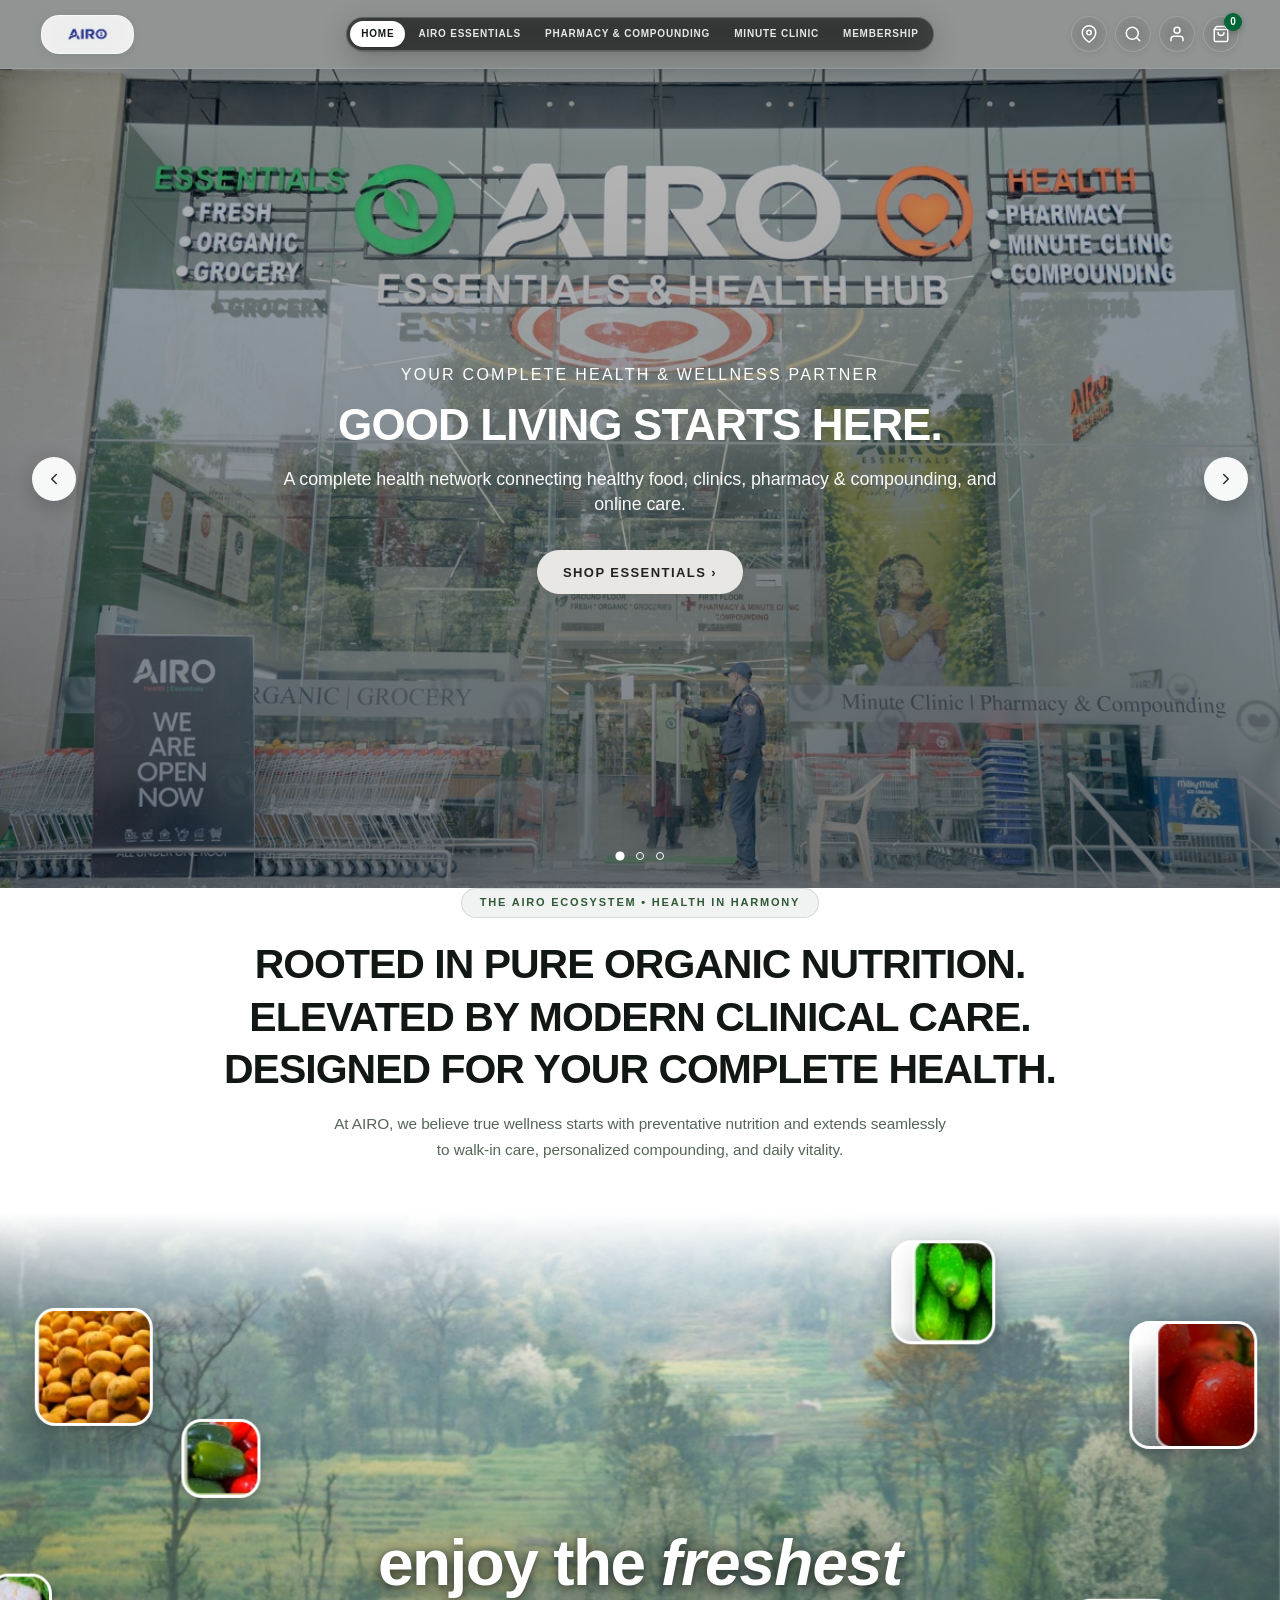
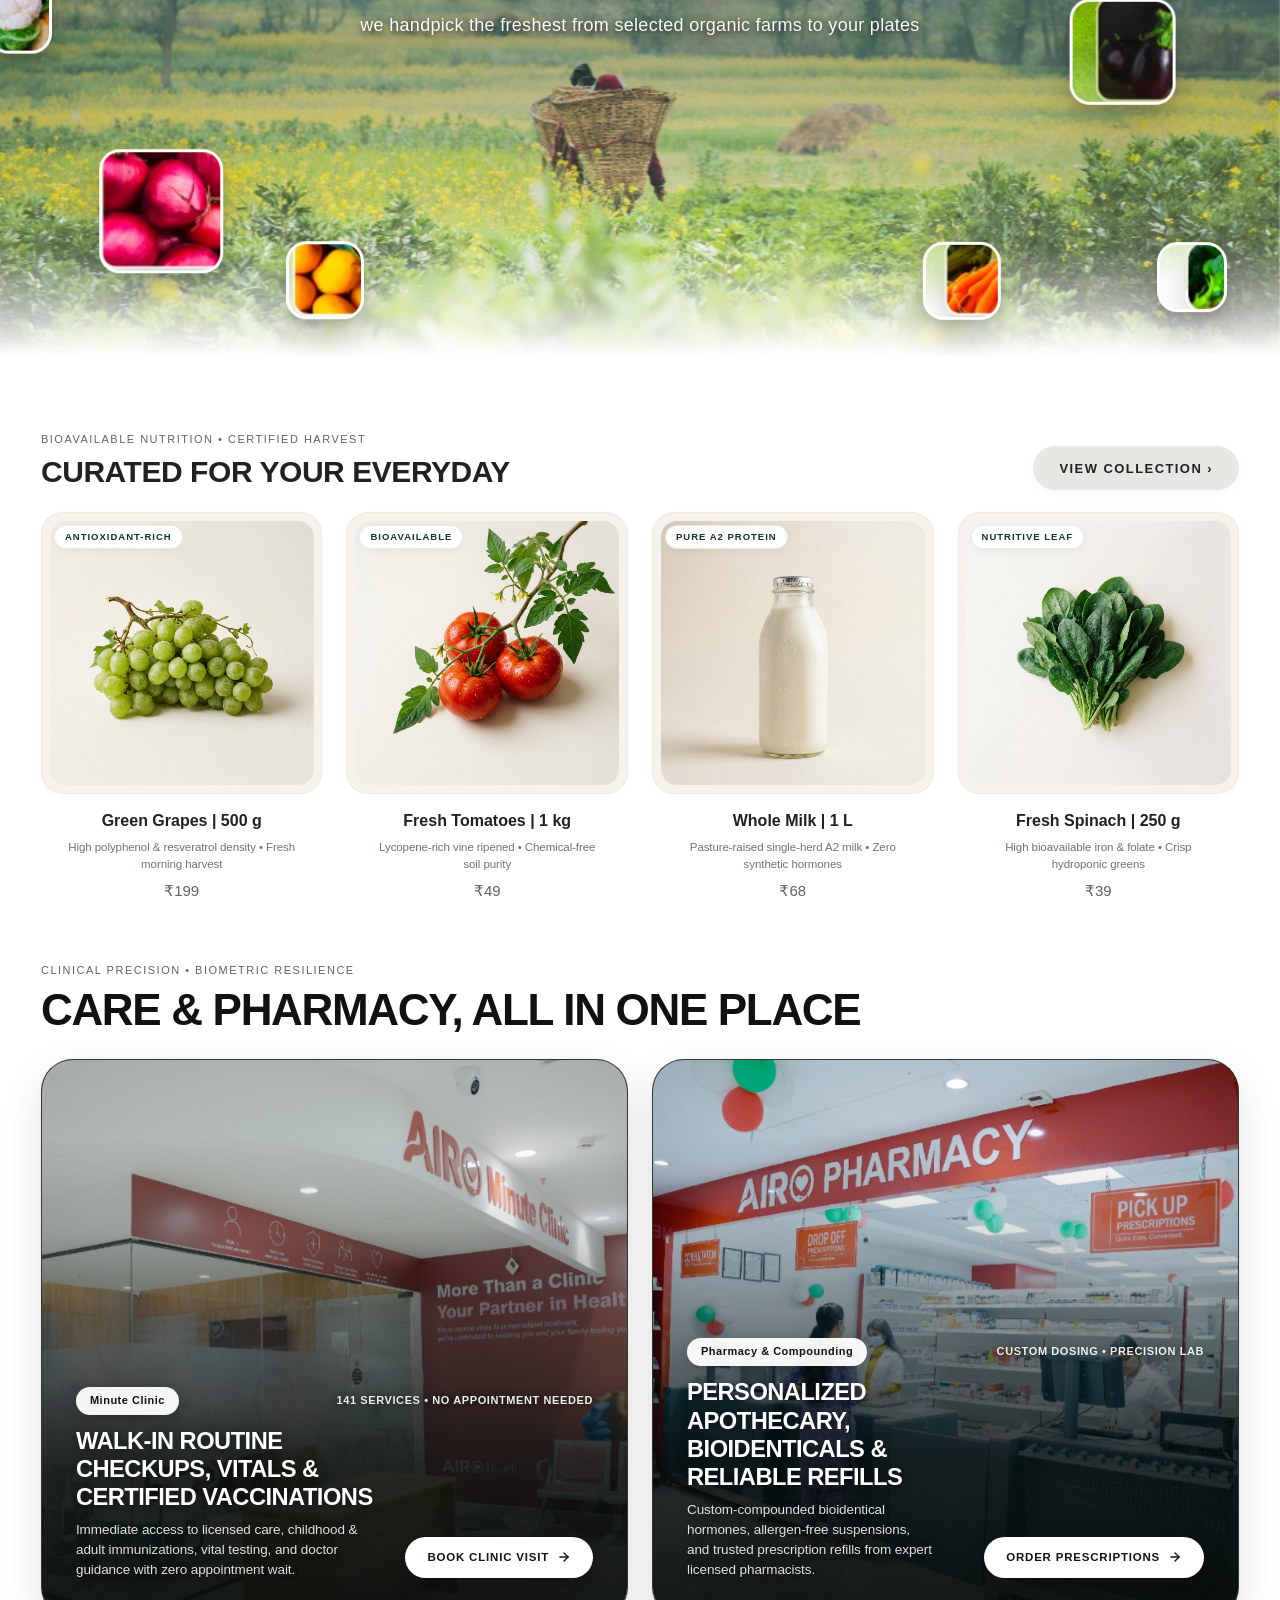
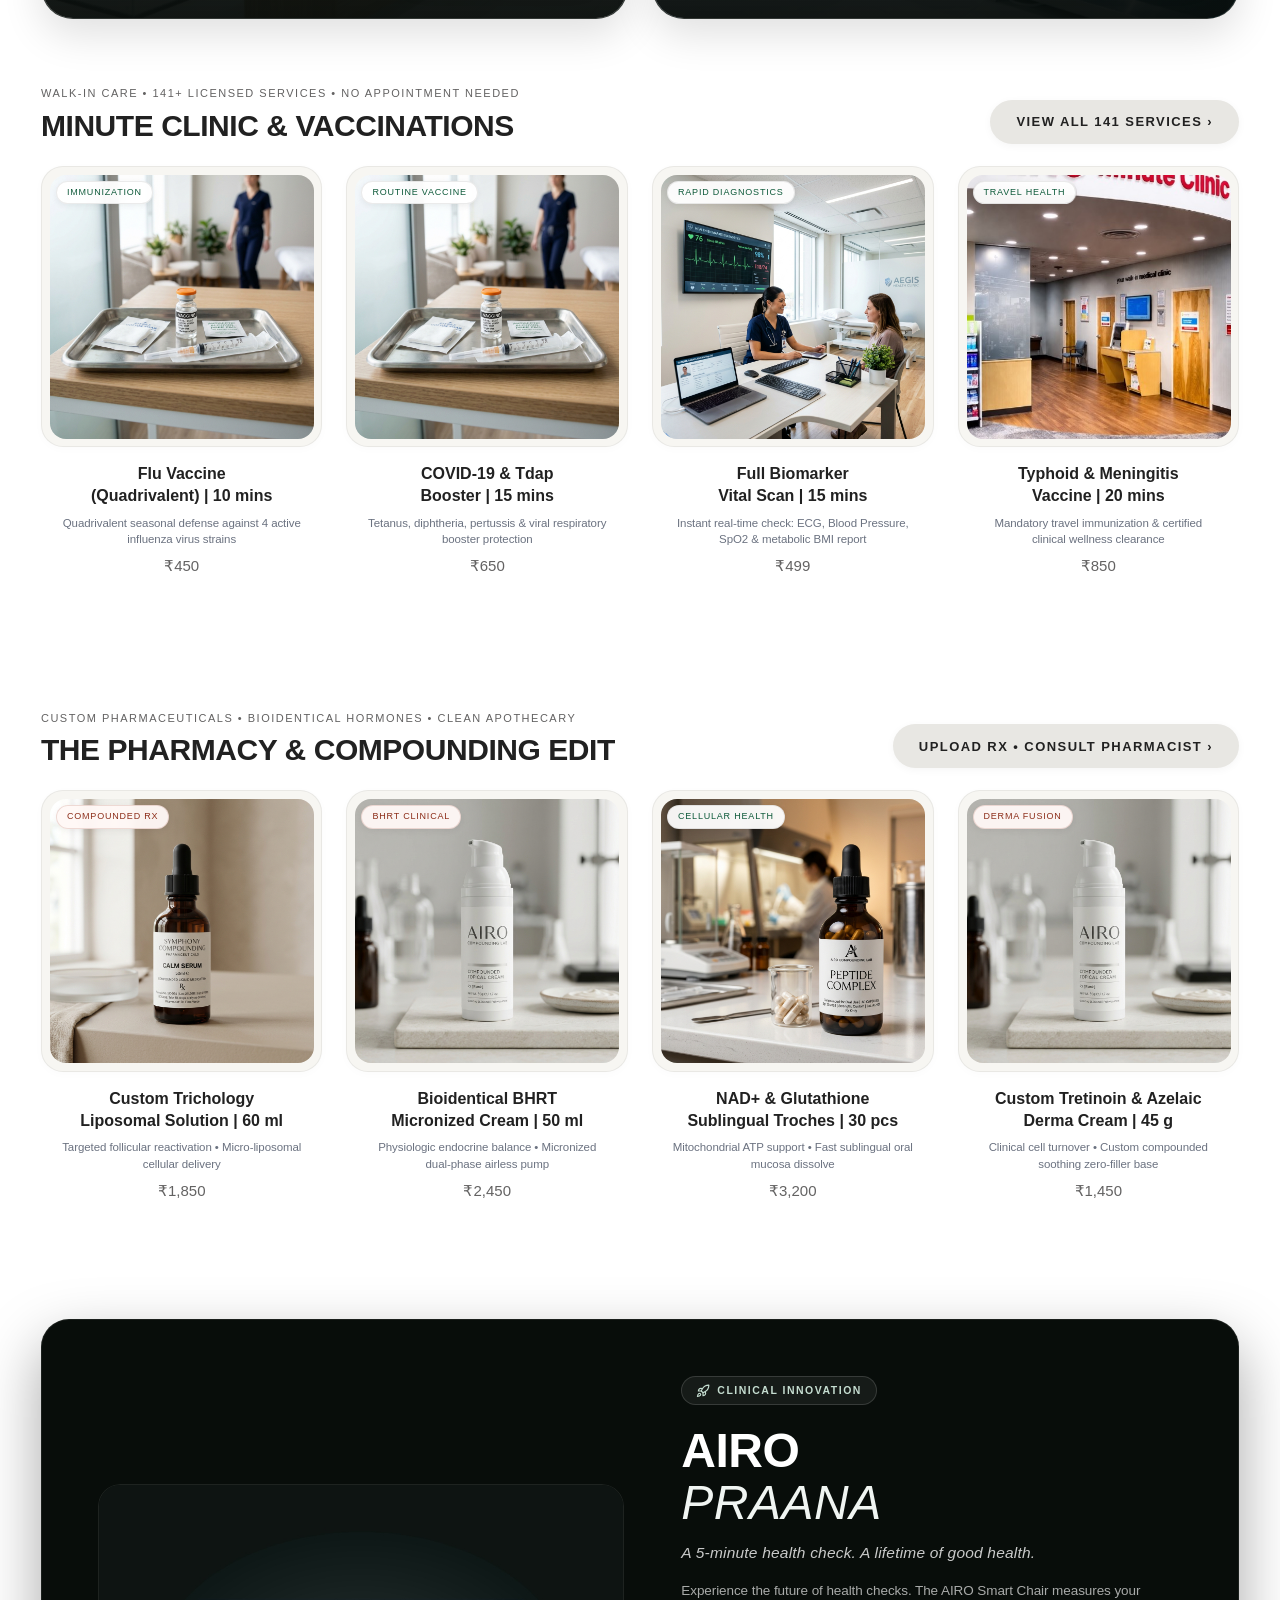
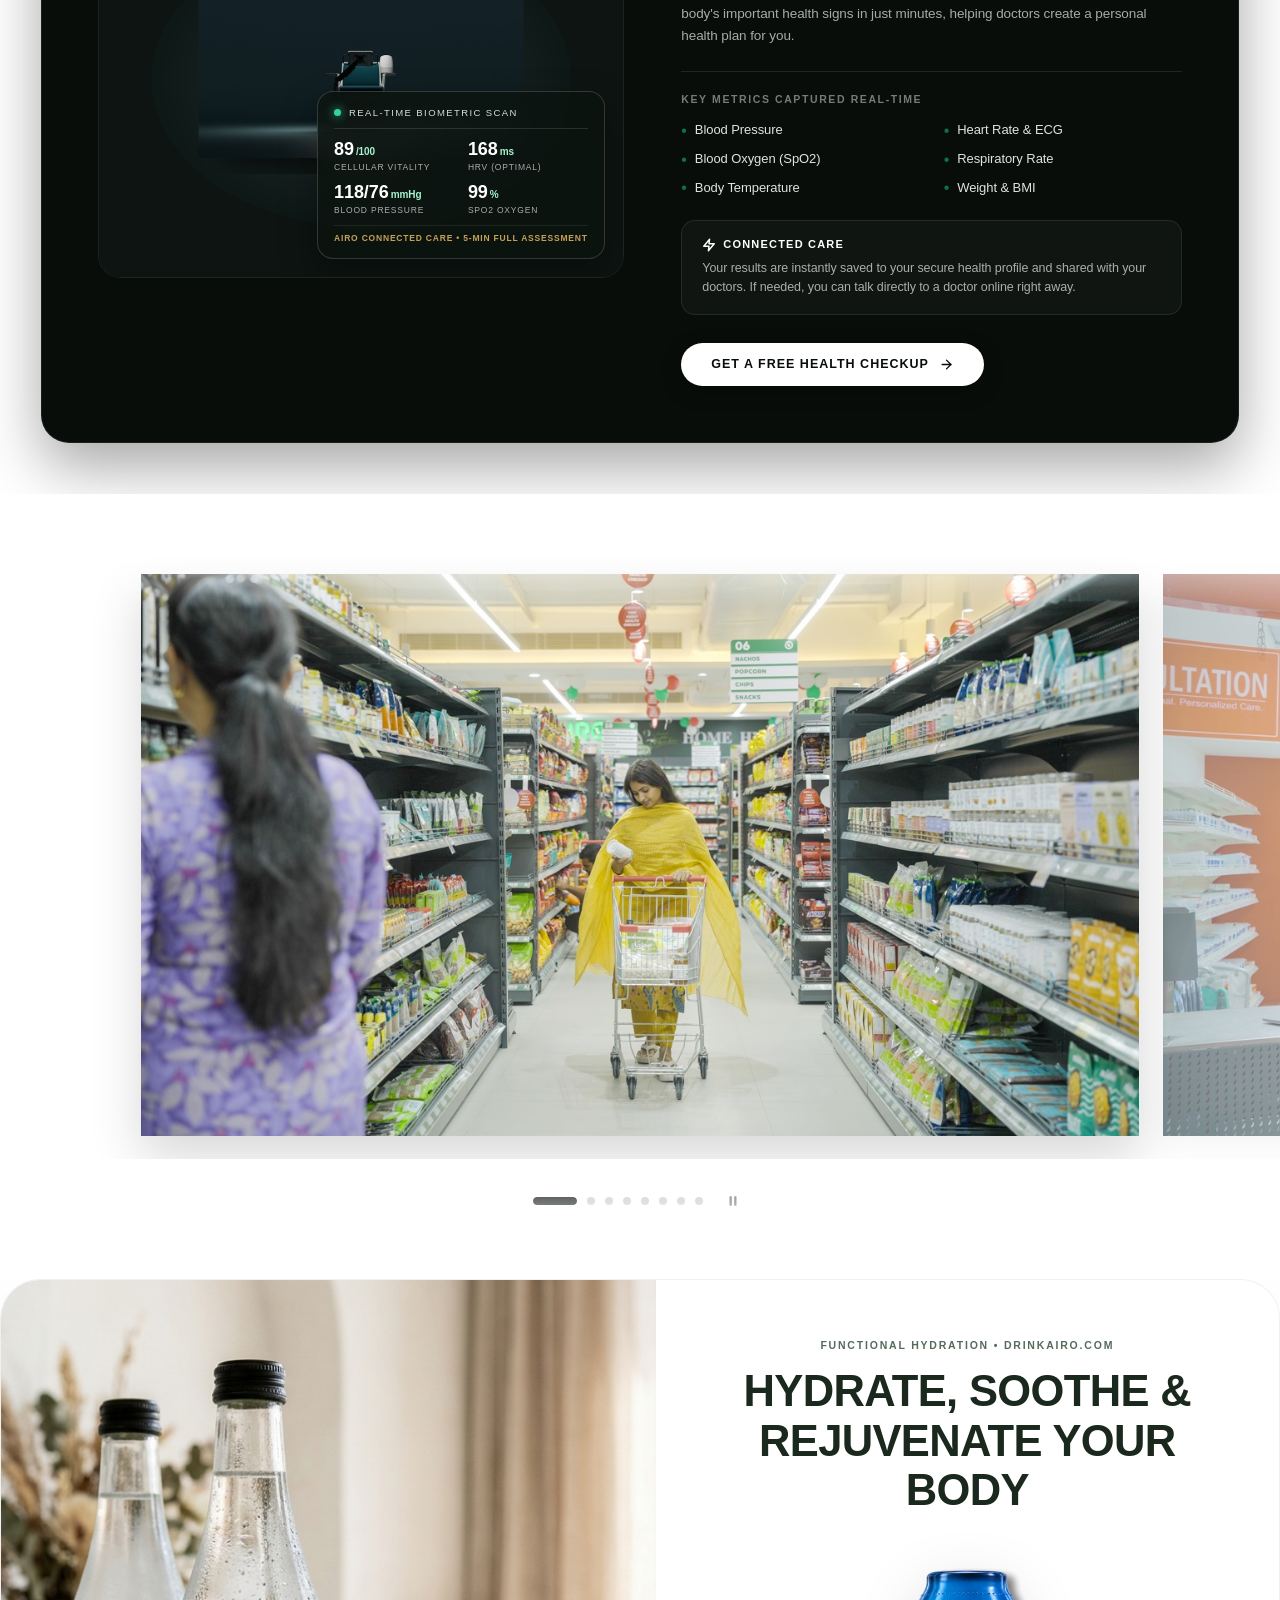
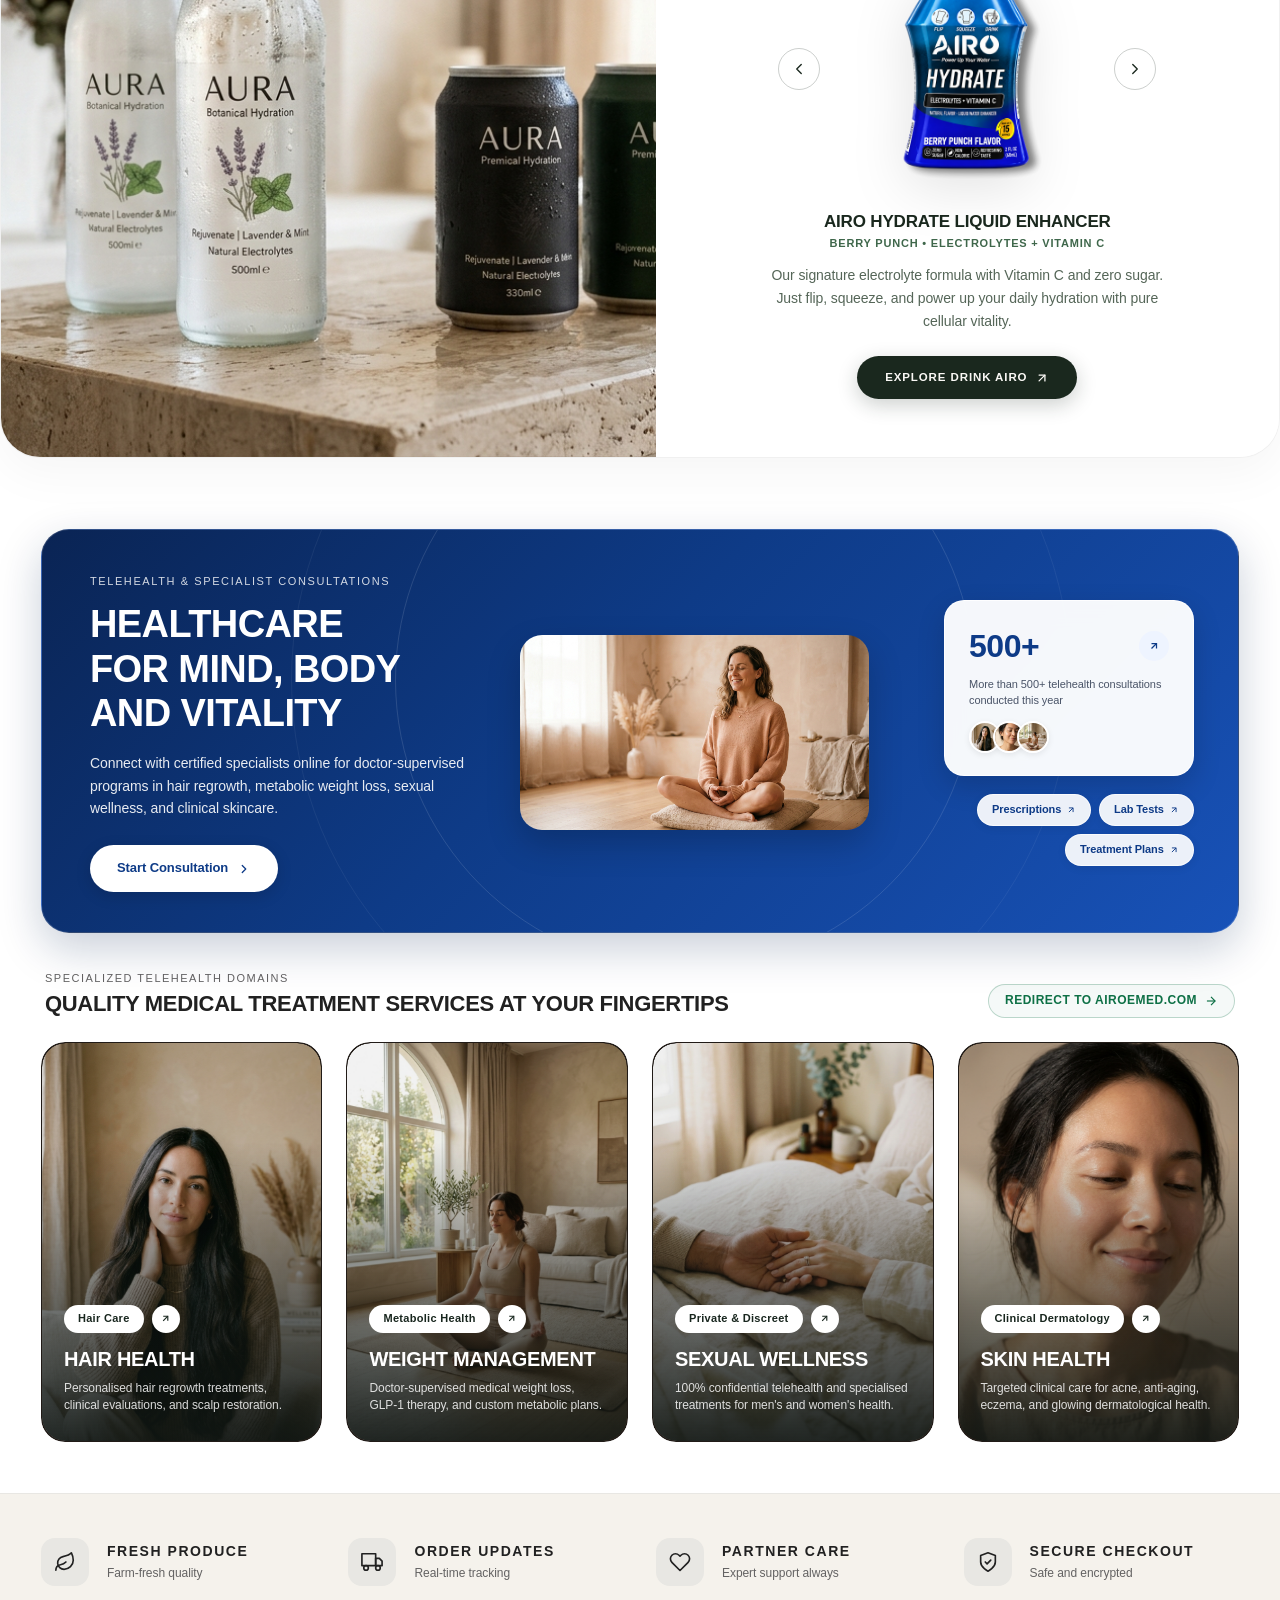
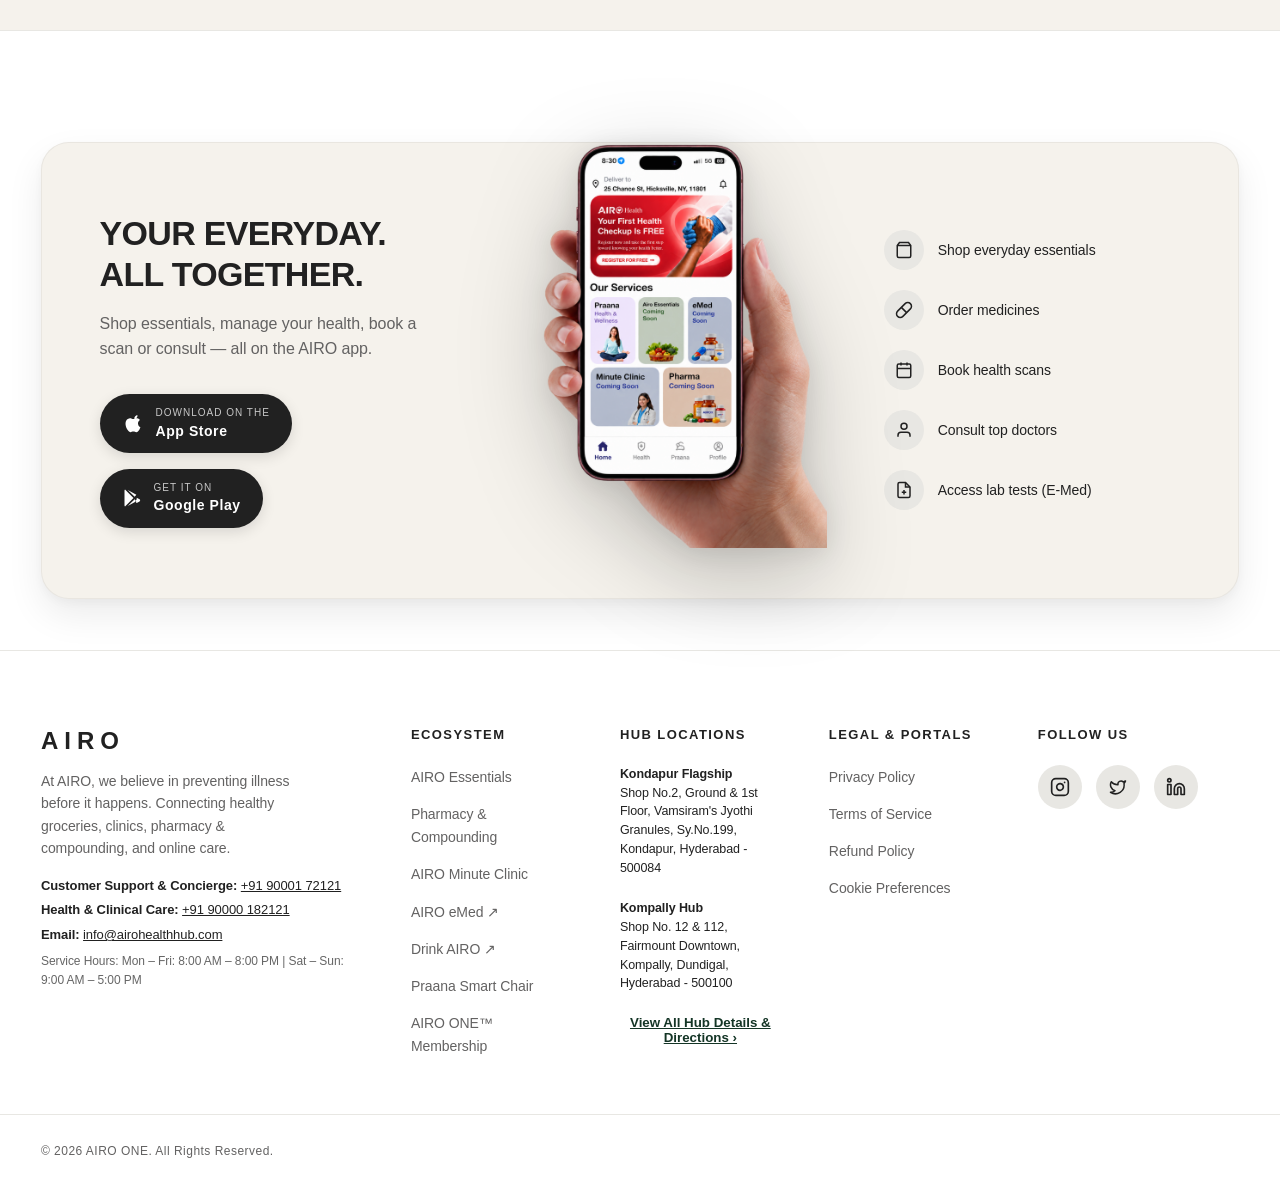
<file: index.html>
<!DOCTYPE html>
<html lang="en">
<head>
  <meta charset="UTF-8">
  <meta name="viewport" content="width=device-width, initial-scale=1.0">

  <!-- Google Site Verification (Airo Essentials & Airo One) -->
  <meta name="google-site-verification" content="u4tsheRcaLcoMG5niS00Yoay7Bj2uIJricQJaW55JPA">
  <meta name="google-site-verification" content="5l0JlpGXTEd68s6iu6VGXdeLIKYIJImZ6DBl11LcXuk">

  <!-- Google Tag Manager (Airo Essentials) -->
  <script>(function(w,d,s,l,i){w[l]=w[l]||[];w[l].push({'gtm.start':
  new Date().getTime(),event:'gtm.js'});var f=d.getElementsByTagName(s)[0],
  j=d.createElement(s),dl=l!='dataLayer'?'&l='+l:'';j.async=true;j.src=
  'https://www.googletagmanager.com/gtm.js?id='+i+dl;f.parentNode.insertBefore(j,f);
  })(window,document,'script','dataLayer','GTM-5Q324PFL');</script>
  <!-- End Google Tag Manager -->

  <!-- Google Tag Manager (Airo One) -->
  <script>(function(w,d,s,l,i){w[l]=w[l]||[];w[l].push({'gtm.start':
  new Date().getTime(),event:'gtm.js'});var f=d.getElementsByTagName(s)[0],
  j=d.createElement(s),dl=l!='dataLayer'?'&l='+l:'';j.async=true;j.src=
  'https://www.googletagmanager.com/gtm.js?id='+i+dl;f.parentNode.insertBefore(j,f);
  })(window,document,'script','dataLayer','GTM-TXC5289J');</script>
  <!-- End Google Tag Manager -->
  
  <!-- Security Headers & Content Security Policy per Secure Vibe Coding guidelines -->
  <meta http-equiv="Content-Security-Policy" content="default-src 'self'; script-src 'self' 'unsafe-inline' https://www.googletagmanager.com https://tagmanager.google.com; style-src 'self' 'unsafe-inline' https://fonts.googleapis.com https://tagmanager.google.com; font-src 'self' https://fonts.gstatic.com data:; img-src 'self' data: blob: https: https://www.googletagmanager.com https://ssl.gstatic.com https://www.google-analytics.com; frame-src 'self' https://www.googletagmanager.com; connect-src 'self' https://www.googletagmanager.com https://*.google-analytics.com https://*.analytics.google.com https://stats.g.doubleclick.net; object-src 'none'; frame-ancestors 'none'; base-uri 'self'; form-action 'self';">
  <meta http-equiv="X-Content-Type-Options" content="nosniff">
  <meta name="referrer" content="strict-origin-when-cross-origin">
  <meta name="description" content="At AIRO, we believe in preventing illness before it happens. A complete health network connecting healthy food, clinics, pharmacy & compounding, and online care.">
  <meta name="theme-color" content="#ffffff">
  
  <title>AIRO Essentials — Healthy Groceries, Clinics &amp; Pharmacy</title>
  
  <!-- Typography: Apple SF Pro System Fonts (SF Pro Display for Headings, SF Pro Text for Body & UI) -->
  <link rel="stylesheet" href="css/styles.css">
</head>
<body>
  <!-- Google Tag Manager (noscript) - Airo Essentials -->
  <noscript><iframe src="https://www.googletagmanager.com/ns.html?id=GTM-5Q324PFL" height="0" width="0" style="display:none;visibility:hidden"></iframe></noscript>
  <!-- End Google Tag Manager (noscript) -->
  <!-- Google Tag Manager (noscript) - Airo One -->
  <noscript><iframe src="https://www.googletagmanager.com/ns.html?id=GTM-TXC5289J" height="0" width="0" style="display:none;visibility:hidden"></iframe></noscript>
  <!-- End Google Tag Manager (noscript) -->


  <!-- Site Header -->
  <header class="site-header" id="topHeader">
    <!-- Top Utility Bar -->
    <div class="top-nav-bar">
      <div class="nav-container top-nav-inner">
        <!-- 1. LEFT: Brand Logo -->
        <div class="brand-logo-container">
          <a href="index.html" class="brand-logo" id="homeLogoBtn" aria-label="AIRO Homepage">
            <img src="public/airo-1-logo.png" alt="AIRO ONE" class="brand-logo-img">
          </a>
        </div>

        <!-- Mobile Center Search Bar (Middle on Mobile Screens <= 900px) -->
        <div class="mobile-center-search" id="mobileSearchTrigger" role="button" tabindex="0" aria-label="Search catalog">
          <svg class="mobile-search-icon" width="15" height="15" viewBox="0 0 24 24" fill="none" stroke="currentColor" stroke-width="2.2" stroke-linecap="round" stroke-linejoin="round" aria-hidden="true">
            <circle cx="11" cy="11" r="8"></circle>
            <line x1="21" y1="21" x2="16.65" y2="16.65"></line>
          </svg>
          <span class="mobile-search-text">Search AIRO...</span>
        </div>

        <!-- 2. CENTER: Perfectly Centered Ecosystem Navigation Menu Bar -->
        <nav class="top-center-menu" aria-label="Ecosystem Services">
          <a href="index.html" class="top-nav-link active">Home</a>
          <a href="essentials.html" class="top-nav-link">AIRO Essentials</a>
          <a href="pharmacy.html" class="top-nav-link">Pharmacy &amp; Compounding</a>
          <a href="index.html#minute-clinic-services" class="top-nav-link">Minute Clinic</a>
          <a href="membership.html" class="top-nav-link">Membership</a>
        </nav>

        <!-- 3. RIGHT: Deliver, Search, Login, Bag Icons in a Balanced Cluster -->
        <div class="top-right-actions">
          <!-- Delivery Location Selector (Icon Only) -->
          <button class="icon-btn location-btn" id="locationSelectorBtn" aria-expanded="false" aria-haspopup="dialog" aria-label="Select delivery location" title="Deliver to Hyderabad">
            <svg class="loc-icon" width="18" height="18" viewBox="0 0 24 24" fill="none" stroke="currentColor" stroke-width="2" stroke-linecap="round" stroke-linejoin="round" aria-hidden="true">
              <path d="M21 10c0 7-9 13-9 13s-9-6-9-13a9 9 0 0 1 18 0z"></path>
              <circle cx="12" cy="10" r="3"></circle>
            </svg>
          </button>

          <!-- Search Button (Icon Only) -->
          <button class="icon-btn search-toggle-btn" id="searchToggleBtn" aria-label="Search catalog" title="Search catalog">
            <svg width="18" height="18" viewBox="0 0 24 24" fill="none" stroke="currentColor" stroke-width="2" stroke-linecap="round" stroke-linejoin="round" aria-hidden="true">
              <circle cx="11" cy="11" r="8"></circle>
              <line x1="21" y1="21" x2="16.65" y2="16.65"></line>
            </svg>
          </button>

          <!-- User Account / Login Button (Icon Only) -->
          <button class="icon-btn user-account-btn" id="accountBtn" aria-label="Customer account and login" title="Account / Login">
            <svg width="18" height="18" viewBox="0 0 24 24" fill="none" stroke="currentColor" stroke-width="2" stroke-linecap="round" stroke-linejoin="round" aria-hidden="true">
              <path d="M20 21v-2a4 4 0 0 0-4-4H8a4 4 0 0 0-4 4v2"></path>
              <circle cx="12" cy="7" r="4"></circle>
            </svg>
          </button>

          <!-- Cart / Bag Button (Icon Only with Counter Badge, No Text) -->
          <button class="icon-btn cart-btn" id="cartToggleBtn" aria-label="Shopping bag containing 0 items" title="Shopping Bag">
            <svg class="cart-icon" width="18" height="18" viewBox="0 0 24 24" fill="none" stroke="currentColor" stroke-width="2" stroke-linecap="round" stroke-linejoin="round" aria-hidden="true">
              <path d="M6 2L3 6v14a2 2 0 0 0 2 2h14a2 2 0 0 0 2-2V6l-3-4z"></path>
              <line x1="3" y1="6" x2="21" y2="6"></line>
              <path d="M16 10a4 4 0 0 1-8 0"></path>
            </svg>
            <span class="cart-count-badge" id="cartCountBadge">0</span>
          </button>

          <!-- 3-Line Mobile Hamburger Menu Button (Right Side on Mobile) -->
          <button class="mobile-hamburger-btn" id="mobileMenuToggleBtn" aria-label="Toggle navigation menu" aria-expanded="false">
            <span class="ham-bar"></span>
            <span class="ham-bar"></span>
            <span class="ham-bar"></span>
          </button>
        </div>
      </div>
    </div>

    <!-- Mobile Slide-Over Navigation Drawer -->
    <div class="mobile-nav-drawer" id="mobileNavDrawer" aria-hidden="true">
      <div class="mobile-nav-header">
        <span class="mobile-nav-title">Menu</span>
        <button class="mobile-nav-close-btn" id="closeMobileNavBtn" aria-label="Close menu">&times;</button>
      </div>
      <nav class="mobile-nav-links" aria-label="Mobile Navigation">
        <a href="index.html" class="mobile-nav-link active"><span>Home</span> ›</a>
        <a href="essentials.html" class="mobile-nav-link"><span>AIRO Essentials</span> ›</a>
        <a href="pharmacy.html" class="mobile-nav-link"><span>Pharmacy &amp; Compounding</span> ›</a>
        <a href="index.html#minute-clinic-services" class="mobile-nav-link"><span>Minute Clinic (141 Services)</span> ›</a>
        <a href="membership.html" class="mobile-nav-link"><span>AIRO ONE™ Membership</span> ›</a>
      </nav>
      <div class="mobile-nav-footer">
        <button class="mobile-drawer-btn" id="mobileLocationBtn" type="button">
          <svg width="16" height="16" viewBox="0 0 24 24" fill="none" stroke="currentColor" stroke-width="2"><path d="M21 10c0 7-9 13-9 13s-9-6-9-13a9 9 0 0 1 18 0z"></path><circle cx="12" cy="10" r="3"></circle></svg>
          <span>Deliver to Hyderabad</span>
        </button>
        <button class="mobile-drawer-btn" id="mobileAccountBtn" type="button">
          <svg width="16" height="16" viewBox="0 0 24 24" fill="none" stroke="currentColor" stroke-width="2"><path d="M20 21v-2a4 4 0 0 0-4-4H8a4 4 0 0 0-4 4v2"></path><circle cx="12" cy="7" r="4"></circle></svg>
          <span>Account &amp; Profile</span>
        </button>
        <button class="mobile-drawer-btn mobile-drawer-cart-btn" id="mobileCartBtn" type="button">
          <svg width="16" height="16" viewBox="0 0 24 24" fill="none" stroke="currentColor" stroke-width="2"><path d="M6 2L3 6v14a2 2 0 0 0 2 2h14a2 2 0 0 0 2-2V6l-3-4z"></path><line x1="3" y1="6" x2="21" y2="6"></line></svg>
          <span>View Shopping Bag <strong id="mobileCartCount">(0)</strong></span>
        </button>
        <div class="mobile-drawer-contact">
          <span>Concierge Helpline:</span>
          <a href="tel:+919000172121">+91 90001 72121</a>
        </div>
      </div>
    </div>
    <div class="mobile-nav-backdrop" id="mobileNavBackdrop" aria-hidden="true"></div>
  </header>


  <main id="mainContent">
    <!-- Hero Carousel Section -->
    <section class="hero-carousel-section" aria-label="Featured Essentials">
      <div class="hero-carousel-track">
        <!-- Slide 1: AIRO Storefront Exterior -->
        <article class="hero-slide active" id="heroSlide1">
          <div class="hero-media-wrapper">
            <img 
              src="public/store_thumbs/DSC08976.jpg" 
              alt="AIRO Essentials and Health Hub modern glass storefront exterior with warm evening architectural illumination" 
              class="hero-bg-img"
              fetchpriority="high"
              loading="eager"
              width="1440"
              height="620"
            >
            <div class="hero-overlay-scrim"></div>
          </div>
          
          <div class="hero-content-container">
            <span class="hero-eyebrow">YOUR COMPLETE HEALTH &amp; WELLNESS PARTNER</span>
            <h1 class="hero-headline">Good living starts here.</h1>
            <p class="hero-subtitle">A complete health network connecting healthy food, clinics, pharmacy &amp; compounding, and online care.</p>
            <div class="hero-cta-wrapper">
              <a href="essentials.html" class="btn" id="heroShopEssentialsBtn">SHOP ESSENTIALS ›</a>
            </div>
          </div>
        </article>

        <!-- Slide 2: AIRO Grocery Store Aisles -->
        <article class="hero-slide" id="heroSlide2">
          <div class="hero-media-wrapper">
            <img 
              src="public/store_thumbs/DSC09575.jpg" 
              alt="AIRO spacious supermarket aisles with fresh organic produce, modern wooden shelving, and ambient lighting" 
              class="hero-bg-img"
              loading="lazy"
              width="1440"
              height="620"
            >
            <div class="hero-overlay-scrim"></div>
          </div>
          
          <div class="hero-content-container">
            <span class="hero-eyebrow">ORGANIC &amp; FRESH HARVESTS</span>
            <h1 class="hero-headline">Purity you can taste.</h1>
            <p class="hero-subtitle">Farm-fresh produce and artisan staples delivered in minutes.</p>
            <div class="hero-cta-wrapper">
              <a href="#curated" class="btn">EXPLORE AISLES ›</a>
            </div>
          </div>
        </article>

        <!-- Slide 3: AIRO Pharmacy & Health Hub -->
        <article class="hero-slide" id="heroSlide3">
          <div class="hero-media-wrapper">
            <img 
              src="public/store_thumbs/DSC08952-graded.jpg" 
              alt="AIRO Compounding Pharmacy counter with licensed pharmacists and clinical health consultations" 
              class="hero-bg-img"
              loading="lazy"
              width="1440"
              height="620"
            >
            <div class="hero-overlay-scrim"></div>
          </div>
          
          <div class="hero-content-container">
            <span class="hero-eyebrow">AIRO HEALTH &amp; PHARMACY</span>
            <h1 class="hero-headline">Care that connects to you.</h1>
            <p class="hero-subtitle">Certified pharmacists, non-invasive health scans, and expert wellness.</p>
            <div class="hero-cta-wrapper">
              <a href="pharmacy.html" class="btn">VISIT PHARMACY ›</a>
            </div>
          </div>
        </article>
      </div>

      <!-- Hero Carousel Navigation Arrows -->
      <button class="hero-nav-arrow hero-prev" id="heroPrevBtn" aria-label="Previous slide">
        <svg width="18" height="18" viewBox="0 0 24 24" fill="none" stroke="currentColor" stroke-width="2" stroke-linecap="round" stroke-linejoin="round" aria-hidden="true">
          <polyline points="15 18 9 12 15 6"></polyline>
        </svg>
      </button>
      <button class="hero-nav-arrow hero-next" id="heroNextBtn" aria-label="Next slide">
        <svg width="18" height="18" viewBox="0 0 24 24" fill="none" stroke="currentColor" stroke-width="2" stroke-linecap="round" stroke-linejoin="round" aria-hidden="true">
          <polyline points="9 18 15 12 9 6"></polyline>
        </svg>
      </button>

      <!-- Carousel Pagination Indicator -->
      <div class="hero-indicators" role="tablist" aria-label="Carousel pagination">
        <button class="indicator active" role="tab" aria-selected="true" aria-label="Slide 1"></button>
        <button class="indicator" role="tab" aria-selected="false" aria-label="Slide 2"></button>
        <button class="indicator" role="tab" aria-selected="false" aria-label="Slide 3"></button>
      </div>
    </section>

    <!-- =====================================================================
         AIRO ECOSYSTEM MISSION BRIDGE
         Clean transitional section bridging Hero to Organic Essentials
         ===================================================================== -->
    <section class="section-container airo-mission-bridge" aria-label="AIRO Health Ecosystem">
      <div class="mission-bridge-wrap">
        <span class="mission-bridge-pill">THE AIRO ECOSYSTEM &bull; HEALTH IN HARMONY</span>
        <h2 class="mission-bridge-title">
          Rooted in Pure Organic Nutrition.<br>
          Elevated by Modern Clinical Care.<br>
          Designed for Your Complete Health.
        </h2>
        <p class="mission-bridge-desc">
          At AIRO, we believe true wellness starts with preventative nutrition and extends seamlessly to walk-in care, personalized compounding, and daily vitality.
        </p>
      </div>
    </section>

    <!-- =====================================================================
         ORGANIC HARVESTS: ENJOY THE FRESHEST (Interactive Parallax Showcase)
         ===================================================================== -->
    <section class="freshest-parallax-section" id="essentials" aria-label="Enjoy the Freshest Organic Harvests">
      <div class="freshest-parallax-bg" style="background-image: url('public/images/freshest/organic_harvest_valley.jpg');"></div>
      <div class="freshest-mist-overlay" aria-hidden="true"></div>

      <!-- Center Typography -->
      <div class="freshest-center-content">
        <h2 class="freshest-title">
          enjoy the <span class="freshest-italic">freshest</span>
        </h2>
        <p class="freshest-subtitle">
          we handpick the freshest from selected organic farms to your plates
        </p>
      </div>

      <!-- Floating Parallax Produce Blocks -->
      <div class="freshest-blocks-container" aria-hidden="true">
        <!-- 1. Potatoes (Top Left) -->
        <div class="freshest-card card-potatoes" data-speed="0.22" data-hspeed="-0.08">
          <img src="public/images/freshest/potatoes.jpg" alt="Organic Fresh Potatoes" loading="lazy">
        </div>

        <!-- 2. Bell Peppers (Mid Left) -->
        <div class="freshest-card card-peppers" data-speed="-0.18" data-hspeed="0.06">
          <img src="public/images/freshest/peppers.jpg" alt="Organic Bell Peppers" loading="lazy">
        </div>

        <!-- 3. Cauliflower (Far Left) -->
        <div class="freshest-card card-cauliflower" data-speed="0.28" data-hspeed="-0.10">
          <img src="public/images/freshest/cauliflower.jpg" alt="Organic Cauliflower" loading="lazy">
        </div>

        <!-- 4. Red Onions (Bottom Left) -->
        <div class="freshest-card card-onions" data-speed="-0.24" data-hspeed="0.08">
          <img src="public/images/freshest/onions.jpg" alt="Organic Red Onions" loading="lazy">
        </div>

        <!-- 5. Mangoes (Bottom Mid-Left) -->
        <div class="freshest-card card-mangoes" data-speed="0.16" data-hspeed="-0.05">
          <img src="public/images/freshest/mangoes.jpg" alt="Fresh Alphonso Mangoes" loading="lazy">
        </div>

        <!-- 6. Cucumbers (Top Right) -->
        <div class="freshest-card card-cucumbers" data-speed="-0.26" data-hspeed="-0.07">
          <img src="public/images/freshest/cucumbers.jpg" alt="Organic Cucumbers" loading="lazy">
        </div>

        <!-- 7. Tomatoes (Far Right Top) -->
        <div class="freshest-card card-tomatoes" data-speed="0.20" data-hspeed="0.08">
          <img src="public/images/freshest/tomatoes.jpg" alt="Fresh Vine Tomatoes" loading="lazy">
        </div>

        <!-- 8. Eggplants (Mid Right) -->
        <div class="freshest-card card-eggplant" data-speed="-0.16" data-hspeed="-0.06">
          <img src="public/images/freshest/eggplant.jpg" alt="Organic Eggplants" loading="lazy">
        </div>

        <!-- 9. Carrots (Bottom Right) -->
        <div class="freshest-card card-carrots" data-speed="0.25" data-hspeed="0.07">
          <img src="public/images/freshest/carrots.jpg" alt="Organic Crunchy Carrots" loading="lazy">
        </div>

        <!-- 10. Broccoli (Far Bottom Right) -->
        <div class="freshest-card card-broccoli" data-speed="-0.22" data-hspeed="-0.05">
          <img src="public/images/freshest/broccoli.jpg" alt="Fresh Farm Broccoli" loading="lazy">
        </div>
      </div>
    </section>

    <!-- Section 2: CURATED FOR YOUR EVERYDAY -->
    <section class="section-container curated-section" id="curated" aria-labelledby="curatedHeading">
      <div class="section-header">
        <div>
          <span class="hero-eyebrow" style="color: var(--color-muted); font-size: 11px; letter-spacing: 1.5px; display: block; margin-bottom: 6px;">BIOAVAILABLE NUTRITION &bull; CERTIFIED HARVEST</span>
          <h2 class="section-title" id="curatedHeading">CURATED FOR YOUR EVERYDAY</h2>
        </div>
        <a href="#collection" class="btn">VIEW COLLECTION ›</a>
      </div>

      <div class="products-grid">
        <!-- Product 1: Green Grapes -->
        <article class="product-card" data-product-id="prod-1">
          <div class="product-img-wrapper">
            <span class="product-card-badge">ANTIOXIDANT-RICH</span>
            <img src="public/curated/prod_grapes.jpg" alt="AIRO Fresh Green Grapes" loading="lazy" width="400" height="400">
            <button class="add-to-cart-btn product-quick-add" data-id="prod-1" data-name="Green Grapes" data-weight="500 g" data-price="199" aria-label="Add Green Grapes to bag">+ ADD TO BAG</button>
          </div>
          <div class="product-info">
            <h3 class="product-title">Green Grapes | 500 g</h3>
            <p class="product-benefit-blurb">High polyphenol &amp; resveratrol density &bull; Fresh morning harvest</p>
            <span class="product-price">₹199</span>
          </div>
        </article>

        <!-- Product 2: Fresh Tomatoes -->
        <article class="product-card" data-product-id="prod-2">
          <div class="product-img-wrapper">
            <span class="product-card-badge">BIOAVAILABLE</span>
            <img src="public/curated/prod_tomatoes.jpg" alt="AIRO Farm Fresh Tomatoes" loading="lazy" width="400" height="400">
            <button class="add-to-cart-btn product-quick-add" data-id="prod-2" data-name="Fresh Tomatoes" data-weight="1 kg" data-price="49" aria-label="Add Fresh Tomatoes to bag">+ ADD TO BAG</button>
          </div>
          <div class="product-info">
            <h3 class="product-title">Fresh Tomatoes | 1 kg</h3>
            <p class="product-benefit-blurb">Lycopene-rich vine ripened &bull; Chemical-free soil purity</p>
            <span class="product-price">₹49</span>
          </div>
        </article>

        <!-- Product 3: Whole Milk -->
        <article class="product-card" data-product-id="prod-3">
          <div class="product-img-wrapper">
            <span class="product-card-badge">PURE A2 PROTEIN</span>
            <img src="public/curated/prod_milk.jpg" alt="AIRO Pure Whole Milk" loading="lazy" width="400" height="400">
            <button class="add-to-cart-btn product-quick-add" data-id="prod-3" data-name="Whole Milk" data-weight="1 L" data-price="68" aria-label="Add Whole Milk to bag">+ ADD TO BAG</button>
          </div>
          <div class="product-info">
            <h3 class="product-title">Whole Milk | 1 L</h3>
            <p class="product-benefit-blurb">Pasture-raised single-herd A2 milk &bull; Zero synthetic hormones</p>
            <span class="product-price">₹68</span>
          </div>
        </article>

        <!-- Product 4: Fresh Spinach -->
        <article class="product-card" data-product-id="prod-4">
          <div class="product-img-wrapper">
            <span class="product-card-badge">NUTRITIVE LEAF</span>
            <img src="public/curated/prod_spinach.jpg" alt="AIRO Farm Crisp Fresh Spinach" loading="lazy" width="400" height="400">
            <button class="add-to-cart-btn product-quick-add" data-id="prod-4" data-name="Fresh Spinach" data-weight="250 g" data-price="39" aria-label="Add Fresh Spinach to bag">+ ADD TO BAG</button>
          </div>
          <div class="product-info">
            <h3 class="product-title">Fresh Spinach | 250 g</h3>
            <p class="product-benefit-blurb">High bioavailable iron &amp; folate &bull; Crisp hydroponic greens</p>
            <span class="product-price">₹39</span>
          </div>
        </article>
      </div>
    </section>

    <!-- =====================================================================
         PRECISION BIOTECH SHOWCASE: 2-CARD DUAL PILLARS (Minute Clinic & Pharmacy Compounding)
         Inspired by Modern Biotech Glassmorphic Aesthetic
         ===================================================================== -->
    <section class="section-container airo-biotech-dual-section" id="clinical-foundations" aria-labelledby="biotechDualHeading">
      <div class="biotech-section-header">
        <span class="hero-eyebrow" style="color: var(--color-muted); font-size: 11px; letter-spacing: 1.5px; display: block; margin-bottom: 6px;">CLINICAL PRECISION &bull; BIOMETRIC RESILIENCE</span>
        <h2 class="biotech-main-heading" id="biotechDualHeading">Care &amp; Pharmacy, All in One Place</h2>
      </div>

      <div class="biotech-dual-grid">
        <!-- Card 1: AIRO Minute Clinic -->
        <article class="biotech-card biotech-card-clinic" aria-label="AIRO Minute Clinic">
          <img src="public/images/bento/bento_minute_clinic_store.jpg" alt="AIRO Minute Clinic Walk-in Care Center" class="biotech-bg-img" loading="lazy" width="700" height="700">
          <div class="biotech-fade-scrim"></div>

          <!-- Bottom Content Overlay (Fades up from black to transparency) -->
          <div class="biotech-bottom-content">
            <div class="biotech-tag-meta-row">
              <span class="biotech-pill-tag">Minute Clinic</span>
              <span class="biotech-meta-tag">141 Services &bull; No Appointment Needed</span>
            </div>
            <div class="biotech-card-body-row">
              <div class="biotech-text-col">
                <h3 class="biotech-card-headline">Walk-In Routine Checkups, Vitals &amp; Certified Vaccinations</h3>
                <p class="biotech-card-subtext">Immediate access to licensed care, childhood &amp; adult immunizations, vital testing, and doctor guidance with zero appointment wait.</p>
              </div>
              <div class="biotech-action-wrap">
                <a href="#minute-clinic-services" class="biotech-cta-btn" aria-label="Book Minute Clinic Visit">
                  <span>BOOK CLINIC VISIT</span>
                  <svg width="14" height="14" viewBox="0 0 24 24" fill="none" stroke="currentColor" stroke-width="2.4" stroke-linecap="round" stroke-linejoin="round" aria-hidden="true"><line x1="5" y1="12" x2="19" y2="12"></line><polyline points="12 5 19 12 12 19"></polyline></svg>
                </a>
              </div>
            </div>
          </div>
        </article>

        <!-- Card 2: AIRO Pharmacy & Compounding -->
        <article class="biotech-card biotech-card-pharmacy" aria-label="AIRO Pharmacy & Compounding">
          <img src="public/images/bento/bento_pharmacy_store.jpg" alt="AIRO Pharmacy and Compounding Store Counter" class="biotech-bg-img" loading="lazy" width="700" height="700">
          <div class="biotech-fade-scrim"></div>

          <!-- Bottom Content Overlay (Fades up from black to transparency) -->
          <div class="biotech-bottom-content">
            <div class="biotech-tag-meta-row">
              <span class="biotech-pill-tag">Pharmacy &amp; Compounding</span>
              <span class="biotech-meta-tag">Custom Dosing &bull; Precision Lab</span>
            </div>
            <div class="biotech-card-body-row">
              <div class="biotech-text-col">
                <h3 class="biotech-card-headline">Personalized Apothecary, Bioidenticals &amp; Reliable Refills</h3>
                <p class="biotech-card-subtext">Custom-compounded bioidentical hormones, allergen-free suspensions, and trusted prescription refills from expert licensed pharmacists.</p>
              </div>
              <div class="biotech-action-wrap">
                <a href="pharmacy.html" class="biotech-cta-btn" aria-label="Explore Pharmacy & Compounding">
                  <span>ORDER PRESCRIPTIONS</span>
                  <svg width="14" height="14" viewBox="0 0 24 24" fill="none" stroke="currentColor" stroke-width="2.4" stroke-linecap="round" stroke-linejoin="round" aria-hidden="true"><line x1="5" y1="12" x2="19" y2="12"></line><polyline points="12 5 19 12 12 19"></polyline></svg>
                </a>
              </div>
            </div>
          </div>
        </article>
      </div>
    </section>


    <!-- Section: MINUTE CLINIC SERVICES & VACCINATIONS (141+ Services Catalog Edit) -->
    <section class="section-container wellbeing-section minute-clinic-services-section" id="minute-clinic-services" aria-labelledby="clinicServicesHeading">
      <div class="section-header">
        <div>
          <span class="hero-eyebrow" style="color: var(--color-muted); font-size: 11px; letter-spacing: 1.5px; display: block; margin-bottom: 6px;">WALK-IN CARE &bull; 141+ LICENSED SERVICES &bull; NO APPOINTMENT NEEDED</span>
          <h2 class="section-title" id="clinicServicesHeading">MINUTE CLINIC &amp; VACCINATIONS</h2>
        </div>
        <button type="button" class="btn" id="viewAllClinicServicesBtn">VIEW ALL 141 SERVICES ›</button>
      </div>

      <div class="products-grid clinic-services-grid">
        <!-- Service 1: Flu Vaccine -->
        <article class="product-card wellbeing-card service-card" data-category="vaccines" data-product-id="srv-1">
          <div class="product-img-wrapper supplement-img-wrap">
            <img src="public/images/clinic/minute_clinic_vaccines.jpg" alt="AIRO Minute Clinic Quadrivalent Flu Vaccine" loading="lazy" width="400" height="400">
            <span class="service-badge-pill">IMMUNIZATION</span>
            <button class="add-to-cart-btn product-quick-add service-book-btn" data-id="srv-1" data-name="Annual Flu Vaccine (Quadrivalent)" data-weight="10 min visit" data-price="450" aria-label="Book Quadrivalent Flu Vaccine">+ BOOK VACCINE</button>
          </div>
          <div class="product-info">
            <h3 class="product-title">Flu Vaccine (Quadrivalent) | 10 mins</h3>
            <p class="product-benefit-blurb">Quadrivalent seasonal defense against 4 active influenza virus strains</p>
            <span class="product-price">₹450</span>
          </div>
        </article>

        <!-- Service 2: COVID-19 & Tdap Booster -->
        <article class="product-card wellbeing-card service-card" data-category="vaccines" data-product-id="srv-2">
          <div class="product-img-wrapper supplement-img-wrap">
            <img src="public/images/clinic/minute_clinic_vaccines.jpg" alt="COVID-19 & Tdap Adult Booster Immunization" loading="lazy" width="400" height="400">
            <span class="service-badge-pill">ROUTINE VACCINE</span>
            <button class="add-to-cart-btn product-quick-add service-book-btn" data-id="srv-2" data-name="COVID-19 & Tdap Booster" data-weight="15 min visit" data-price="650" aria-label="Book COVID-19 and Tdap Booster">+ BOOK VACCINE</button>
          </div>
          <div class="product-info">
            <h3 class="product-title">COVID-19 &amp; Tdap Booster | 15 mins</h3>
            <p class="product-benefit-blurb">Tetanus, diphtheria, pertussis &amp; viral respiratory booster protection</p>
            <span class="product-price">₹650</span>
          </div>
        </article>

        <!-- Service 3: Rapid Diagnostic Biomarker Vital Scan -->
        <article class="product-card wellbeing-card service-card" data-category="diagnostics" data-product-id="srv-3">
          <div class="product-img-wrapper supplement-img-wrap">
            <img src="public/images/clinic/minute_clinic_diagnostics.jpg" alt="Comprehensive Clinical Biomarker Vital Scan" loading="lazy" width="400" height="400">
            <span class="service-badge-pill">RAPID DIAGNOSTICS</span>
            <button class="add-to-cart-btn product-quick-add service-book-btn" data-id="srv-3" data-name="Full Biomarker Vital Scan" data-weight="15 min assessment" data-price="499" aria-label="Book Full Biomarker Vital Scan">+ SCHEDULE VISIT</button>
          </div>
          <div class="product-info">
            <h3 class="product-title">Full Biomarker Vital Scan | 15 mins</h3>
            <p class="product-benefit-blurb">Instant real-time check: ECG, Blood Pressure, SpO2 &amp; metabolic BMI report</p>
            <span class="product-price">₹499</span>
          </div>
        </article>

        <!-- Service 4: Travel Vaccines (Typhoid & Meningitis) -->
        <article class="product-card wellbeing-card service-card" data-category="travel" data-product-id="srv-4">
          <div class="product-img-wrapper supplement-img-wrap">
            <img src="public/care/care_clinic.jpg" alt="Travel Health Consultation, Typhoid & Meningitis Vaccine" loading="lazy" width="400" height="400">
            <span class="service-badge-pill">TRAVEL HEALTH</span>
            <button class="add-to-cart-btn product-quick-add service-book-btn" data-id="srv-4" data-name="Travel Vaccines & Consultation" data-weight="20 min visit" data-price="850" aria-label="Book Travel Vaccines & Consultation">+ BOOK VACCINE</button>
          </div>
          <div class="product-info">
            <h3 class="product-title">Typhoid &amp; Meningitis Vaccine | 20 mins</h3>
            <p class="product-benefit-blurb">Mandatory travel immunization &amp; certified clinical wellness clearance</p>
            <span class="product-price">₹850</span>
          </div>
        </article>
      </div>
    </section>


    <!-- Section: THE PHARMACY & COMPOUNDING EDIT (Pharmacy-Related Compounded Products) -->
    <section class="section-container wellbeing-section pharmacy-edit-section" id="wellbeing" aria-labelledby="wellbeingHeading">
      <div class="section-header">
        <div>
          <span class="hero-eyebrow" style="color: var(--color-muted); font-size: 11px; letter-spacing: 1.5px; display: block; margin-bottom: 6px;">CUSTOM PHARMACEUTICALS &bull; BIOIDENTICAL HORMONES &bull; CLEAN APOTHECARY</span>
          <h2 class="section-title" id="wellbeingHeading">THE PHARMACY &amp; COMPOUNDING EDIT</h2>
        </div>
        <button type="button" class="btn consult-modal-trigger" data-speciality="Compounding Prescription">UPLOAD RX &bull; CONSULT PHARMACIST ›</button>
      </div>

      <div class="products-grid pharmacy-products-grid">
        <!-- Compounding 1: Custom Trichology Liposomal Solution -->
        <article class="product-card wellbeing-card pharmacy-card" data-category="compounding" data-product-id="pharm-1">
          <div class="product-img-wrapper supplement-img-wrap">
            <img src="public/images/pharmacy/compounded_amber_dropper.jpg" alt="Custom Minoxidil, Finasteride and Dutasteride Topical Liposomal Solution" loading="lazy" width="400" height="400">
            <span class="service-badge-pill rx-pill">COMPOUNDED RX</span>
            <button class="add-to-cart-btn product-quick-add" data-id="pharm-1" data-name="Custom Trichology Liposomal Solution" data-weight="60 ml Dropper" data-price="1850" aria-label="Add Custom Trichology Solution to bag">+ ORDER RX</button>
          </div>
          <div class="product-info">
            <h3 class="product-title">Custom Trichology Liposomal Solution | 60 ml</h3>
            <p class="product-benefit-blurb">Targeted follicular reactivation &bull; Micro-liposomal cellular delivery</p>
            <span class="product-price">₹1,850</span>
          </div>
        </article>

        <!-- Compounding 2: Bioidentical Progesterone & Estriol Dual Cream -->
        <article class="product-card wellbeing-card pharmacy-card" data-category="bhrt" data-product-id="pharm-2">
          <div class="product-img-wrapper supplement-img-wrap">
            <img src="public/images/pharmacy/compounded_cream_pump.jpg" alt="Bioidentical Progesterone and Micronized Estriol Dual-Phase Airless Cream" loading="lazy" width="400" height="400">
            <span class="service-badge-pill rx-pill">BHRT CLINICAL</span>
            <button class="add-to-cart-btn product-quick-add" data-id="pharm-2" data-name="Bioidentical Progesterone & Estriol Cream" data-weight="50 ml Pump" data-price="2450" aria-label="Add Bioidentical Progesterone & Estriol Cream to bag">+ ORDER RX</button>
          </div>
          <div class="product-info">
            <h3 class="product-title">Bioidentical BHRT Micronized Cream | 50 ml</h3>
            <p class="product-benefit-blurb">Physiologic endocrine balance &bull; Micronized dual-phase airless pump</p>
            <span class="product-price">₹2,450</span>
          </div>
        </article>

        <!-- Compounding 3: NAD+ & Glutathione 500mg Rapid Sublingual Troches -->
        <article class="product-card wellbeing-card pharmacy-card" data-category="longevity" data-product-id="pharm-3">
          <div class="product-img-wrapper supplement-img-wrap">
            <img src="public/images/pharmacy/compounded_capsules_bottle.jpg" alt="NAD+ & Glutathione 500mg Rapid Sublingual Dissolve Troches" loading="lazy" width="400" height="400">
            <span class="service-badge-pill">CELLULAR HEALTH</span>
            <button class="add-to-cart-btn product-quick-add" data-id="pharm-3" data-name="NAD+ & Glutathione Rapid Troches" data-weight="30 Troches" data-price="3200" aria-label="Add NAD+ & Glutathione Rapid Troches to bag">+ ORDER RX</button>
          </div>
          <div class="product-info">
            <h3 class="product-title">NAD+ &amp; Glutathione Sublingual Troches | 30 pcs</h3>
            <p class="product-benefit-blurb">Mitochondrial ATP support &bull; Fast sublingual oral mucosa dissolve</p>
            <span class="product-price">₹3,200</span>
          </div>
        </article>

        <!-- Compounding 4: Custom Tretinoin + Azelaic + Niacinamide -->
        <article class="product-card wellbeing-card pharmacy-card" data-category="dermatology" data-product-id="pharm-4">
          <div class="product-img-wrapper supplement-img-wrap">
            <img src="public/images/pharmacy/compounded_cream_pump.jpg" alt="Custom Dermatological Tretinoin and Azelaic Acid Clinical Formula" loading="lazy" width="400" height="400">
            <span class="service-badge-pill rx-pill">DERMA FUSION</span>
            <button class="add-to-cart-btn product-quick-add" data-id="pharm-4" data-name="Custom Tretinoin & Azelaic Derma Cream" data-weight="45 g Airless Pump" data-price="1450" aria-label="Add Custom Tretinoin & Azelaic Derma Cream to bag">+ ORDER RX</button>
          </div>
          <div class="product-info">
            <h3 class="product-title">Custom Tretinoin &amp; Azelaic Derma Cream | 45 g</h3>
            <p class="product-benefit-blurb">Clinical cell turnover &bull; Custom compounded soothing zero-filler base</p>
            <span class="product-price">₹1,450</span>
          </div>
        </article>
      </div>
    </section>

    <!-- Section 4: AIRO PRAANA (Clinical Innovation & Health Scanner Smart Chair) -->
    <section class="section-container praana-hero-section" id="minute-clinic-banner" aria-labelledby="praanaHeading">
      <div class="praana-showcase-container">
        <!-- Left: Smart Chair Visual Card with Frosted Biometric HUD -->
        <div class="praana-visual-card">
          <img src="public/praana-chair-showcase.jpg" alt="AIRO Praana Smart Chair for 5-minute clinical health checkup" class="praana-chair-showcase-img" loading="lazy" width="600" height="460">
          
          <!-- Frosted Glass Biometric HUD Widget Overlay (Directly inspired by Reference image) -->
          <div class="praana-biometric-hud" aria-hidden="true">
            <div class="hud-header">
              <span class="hud-pulse-dot"></span>
              <span class="hud-title">Real-Time Biometric Scan</span>
            </div>
            <div class="hud-metrics-grid">
              <div class="hud-metric-item">
                <span class="hud-val">89<span class="hud-unit">/100</span></span>
                <span class="hud-lbl">Cellular Vitality</span>
              </div>
              <div class="hud-metric-item">
                <span class="hud-val">168<span class="hud-unit">ms</span></span>
                <span class="hud-lbl">HRV (Optimal)</span>
              </div>
              <div class="hud-metric-item">
                <span class="hud-val">118/76<span class="hud-unit">mmHg</span></span>
                <span class="hud-lbl">Blood Pressure</span>
              </div>
              <div class="hud-metric-item">
                <span class="hud-val">99<span class="hud-unit">%</span></span>
                <span class="hud-lbl">SpO2 Oxygen</span>
              </div>
            </div>
            <div class="hud-footer-note">AIRO Connected Care &bull; 5-Min Full Assessment</div>
          </div>
        </div>

        <!-- Right: Clinical Innovation Content -->
        <div class="praana-details-content">
          <div class="praana-badge-pill">
            <svg width="14" height="14" viewBox="0 0 24 24" fill="none" stroke="currentColor" stroke-width="2" stroke-linecap="round" stroke-linejoin="round" aria-hidden="true">
              <path d="M4.5 16.5c-1.5 1.26-2 5-2 5s3.74-.5 5-2c.71-.84.7-2.13-.09-2.91a2.18 2.18 0 0 0-2.91-.09z"></path>
              <path d="m12 15-3-3a22 22 0 0 1 2-3.95A12.88 12.88 0 0 1 22 2c0 2.72-.78 7.5-6 11a22.35 22.35 0 0 1-4 2z"></path>
              <path d="M9 12H4s.55-3.03 2-4c1.62-1.08 5 0 5 0"></path>
              <path d="M12 15v5s3.03-.55 4-2c1.08-1.62 0-5 0-5"></path>
            </svg>
            <span>CLINICAL INNOVATION</span>
          </div>

          <h2 class="praana-title-display" id="praanaHeading">
            AIRO<br>
            <span class="praana-title-italics">Praana</span>
          </h2>

          <p class="praana-tagline-quote">A 5-minute health check. A lifetime of good health.</p>

          <p class="praana-body-copy">
            Experience the future of health checks. The AIRO Smart Chair measures your body's important health signs in just minutes, helping doctors create a personal health plan for you.
          </p>

          <div class="praana-metrics-section">
            <span class="praana-metrics-eyebrow">KEY METRICS CAPTURED REAL-TIME</span>
            <div class="praana-metrics-list">
              <div class="praana-metric-item">
                <span class="praana-dot">•</span>
                <span>Blood Pressure</span>
              </div>
              <div class="praana-metric-item">
                <span class="praana-dot">•</span>
                <span>Heart Rate &amp; ECG</span>
              </div>
              <div class="praana-metric-item">
                <span class="praana-dot">•</span>
                <span>Blood Oxygen (SpO2)</span>
              </div>
              <div class="praana-metric-item">
                <span class="praana-dot">•</span>
                <span>Respiratory Rate</span>
              </div>
              <div class="praana-metric-item">
                <span class="praana-dot">•</span>
                <span>Body Temperature</span>
              </div>
              <div class="praana-metric-item">
                <span class="praana-dot">•</span>
                <span>Weight &amp; BMI</span>
              </div>
            </div>
          </div>

          <!-- Connected Care Glow Card -->
          <div class="praana-connected-card">
            <div class="praana-connected-header">
              <svg width="14" height="14" viewBox="0 0 24 24" fill="none" stroke="currentColor" stroke-width="2.5" stroke-linecap="round" stroke-linejoin="round" aria-hidden="true">
                <polygon points="13 2 3 14 12 14 11 22 21 10 12 10 13 2"></polygon>
              </svg>
              <span>CONNECTED CARE</span>
            </div>
            <p class="praana-connected-text">
              Your results are instantly saved to your secure health profile and shared with your doctors. If needed, you can talk directly to a doctor online right away.
            </p>
          </div>

          <!-- Get a Free Health Checkup CTA Button -->
          <button type="button" class="praana-free-checkup-btn" id="bookScanTriggerBtn" aria-label="Get a free health checkup at AIRO Praana">
            <span>GET A FREE HEALTH CHECKUP</span>
            <svg width="15" height="15" viewBox="0 0 24 24" fill="none" stroke="currentColor" stroke-width="2.2" stroke-linecap="round" stroke-linejoin="round" aria-hidden="true">
              <line x1="5" y1="12" x2="19" y2="12"></line>
              <polyline points="12 5 19 12 12 19"></polyline>
            </svg>
          </button>
        </div>
      </div>
    </section>


    <!-- =====================================================================
         APPLE-STYLE ECOSYSTEM SHOWCASE GALLERY (5-Second Smooth Glide)
         ===================================================================== -->
    <section class="apple-gallery-section" id="apple-showcase-gallery" aria-label="AIRO Ecosystem Showcase">
      <div class="apple-gallery-viewport" id="appleGalleryViewport">
        <!-- Gallery Track (Pure Photography Slides, Apple TV Carousel Aesthetic) -->
        <div class="apple-gallery-track" id="appleGalleryTrack">
          <!-- Slide 0: AIRO Essentials Store -->
          <article class="apple-gallery-slide active" data-slide-index="0">
            <div class="apple-slide-media">
              <img src="public/store_thumbs/DSC09575.jpg" alt="AIRO Fresh Organic Grocery Aisles and Clean Harvests" loading="lazy">
            </div>
          </article>

          <!-- Slide 1: Pharmacy & Compounding Lab -->
          <article class="apple-gallery-slide" data-slide-index="1">
            <div class="apple-slide-media">
              <img src="public/store_thumbs/DSC08952-graded.jpg" alt="AIRO Compounding Pharmacy and Licensed Clinical Apothecary" loading="lazy">
            </div>
          </article>

          <!-- Slide 2: AIRO Storefront Architecture -->
          <article class="apple-gallery-slide" data-slide-index="2">
            <div class="apple-slide-media">
              <img src="public/store_thumbs/DSC08976.jpg" alt="AIRO Modern Glass Architecture Storefront Exterior" loading="lazy">
            </div>
          </article>

          <!-- Slide 3: Clean Farm Produce Displays -->
          <article class="apple-gallery-slide" data-slide-index="3">
            <div class="apple-slide-media">
              <img src="public/store_thumbs/DSC09516.jpg" alt="AIRO Fresh Farm-Grown Organic Produce" loading="lazy">
            </div>
          </article>

          <!-- Slide 4: Drink AIRO Botanical Hydration -->
          <article class="apple-gallery-slide" data-slide-index="4">
            <div class="apple-slide-media">
              <img src="public/images/drink-airo-showcase.jpg" alt="Drink AIRO Botanical Functional Hydration Bottles" loading="lazy">
            </div>
          </article>

          <!-- Slide 5: AIRO Minute Clinic -->
          <article class="apple-gallery-slide" data-slide-index="5">
            <div class="apple-slide-media">
              <img src="public/images/bento/bento_minute_clinic_store.jpg" alt="AIRO Minute Clinic Walk-In Consultation Suite" loading="lazy">
            </div>
          </article>

          <!-- Slide 6: AIRO Praana Health Chair -->
          <article class="apple-gallery-slide" data-slide-index="6">
            <div class="apple-slide-media">
              <img src="public/chair-1.jpg" alt="AIRO Praana 5-minute Health Scan Smart Chair" loading="lazy">
            </div>
          </article>

          <!-- Slide 7: AIRO Wellness Apothecary -->
          <article class="apple-gallery-slide" data-slide-index="7">
            <div class="apple-slide-media">
              <img src="public/store_thumbs/DSC09494.jpg" alt="AIRO Natural Wellness Apothecary and Clean Nutrition" loading="lazy">
            </div>
          </article>
        </div>
      </div>

      <!-- Apple Navigation Dots & Play/Pause Controls -->
      <div class="apple-gallery-controls">
        <div class="apple-gallery-dots" id="appleGalleryDots">
          <!-- Dots rendered with progress bar -->
        </div>
        <button type="button" class="apple-play-pause-btn" id="applePlayPauseBtn" aria-label="Pause slideshow">
          <svg class="icon-pause" width="14" height="14" viewBox="0 0 24 24" fill="currentColor">
            <rect x="6" y="4" width="4" height="16" rx="1"></rect>
            <rect x="14" y="4" width="4" height="16" rx="1"></rect>
          </svg>
          <svg class="icon-play" width="14" height="14" viewBox="0 0 24 24" fill="currentColor" style="display: none;">
            <polygon points="5 3 19 12 5 21 5 3"></polygon>
          </svg>
        </button>
      </div>
    </section>

    <!-- =====================================================================
         CORE ECOSYSTEM PILLAR 3: DRINK AIRO (drinkairo.com)
         Editorial Botanical Showcase Layout
         ===================================================================== -->
    <section class="section-container drink-editorial-section" id="drink-airo" aria-labelledby="drinkAiroHeading">
      <div class="drink-editorial-card">
        <!-- Left Side: Product Family Range Showcase on Stone -->
        <div class="drink-editorial-visual">
          <img src="public/images/drink-airo-showcase.jpg" alt="Drink AIRO botanical functional hydration bottles and cans" class="drink-visual-hero-img" loading="lazy" width="800" height="900">
        </div>

        <!-- Right Side: Editorial Header, Interactive Bottle Carousel & Formula Story -->
        <div class="drink-editorial-content">
          <span class="drink-editorial-badge">FUNCTIONAL HYDRATION &bull; DRINKAIRO.COM</span>
          <h2 class="drink-editorial-heading" id="drinkAiroHeading">
            Hydrate, soothe &amp;<br>
            rejuvenate your body
          </h2>

          <!-- Interactive Product Carousel Slider -->
          <div class="drink-carousel-wrap">
            <button type="button" class="drink-carousel-arrow drink-arrow-prev" id="drinkCarouselPrev" aria-label="Previous drink product">
              <svg width="18" height="18" viewBox="0 0 24 24" fill="none" stroke="currentColor" stroke-width="1.8" stroke-linecap="round" stroke-linejoin="round" aria-hidden="true">
                <polyline points="15 18 9 12 15 6"></polyline>
              </svg>
            </button>

            <div class="drink-carousel-stage" id="drinkCarouselStage">
              <!-- Slide 1: Hydrate Squeezer (Berry Punch) -->
              <div class="drink-slide active" data-index="0" data-name="AIRO Hydrate Liquid Enhancer" data-tag="Berry Punch &bull; Electrolytes + Vitamin C" data-desc="Our signature electrolyte formula with Vitamin C and zero sugar. Just flip, squeeze, and power up your daily hydration with pure cellular vitality.">
                <img src="public/images/drink/squeezer_hydrate_berry.png" alt="AIRO Hydrate Berry Punch Liquid Enhancer" class="drink-slide-img" width="300" height="300">
              </div>

              <!-- Slide 2: Energy Squeezer (Mango Flavor) -->
              <div class="drink-slide" data-index="1" data-name="AIRO Energy Liquid Enhancer" data-tag="Tropical Mango &bull; B-Vitamins + Caffeine" data-desc="Clean sustained energy with natural caffeine, B-vitamins, and essential electrolytes. Zero sugar, non-caloric vitality on the go.">
                <img src="public/images/drink/squeezer_energy_mango.png" alt="AIRO Energy Mango Liquid Enhancer" class="drink-slide-img" width="300" height="300">
              </div>

              <!-- Slide 3: Relax Squeezer (Berry Punch) -->
              <div class="drink-slide" data-index="2" data-name="AIRO Relax Liquid Enhancer" data-tag="Berry Punch &bull; Electrolytes &amp; B-Vitamins" data-desc="Restorative adaptogenic drops formulated with B-vitamins and cellular electrolytes to support evening calm, recovery, and stress reduction.">
                <img src="public/images/drink/squeezer_relax_berry.png" alt="AIRO Relax Berry Punch Liquid Enhancer" class="drink-slide-img" width="300" height="300">
              </div>

              <!-- Slide 4: AIRO Power Up Bottle (Orange Infusion) -->
              <div class="drink-slide" data-index="3" data-name="AIRO Power Up Water Bottle" data-tag="Orange Infusion &bull; 400ml Natural Electrolytes" data-desc="Crisp natural flavor-infused water enhanced with cellular electrolytes and vital minerals for effortless, refreshing all-day hydration.">
                <img src="public/images/drink/bottle_hydrate_orange.png" alt="AIRO Power Up Natural Infused Water Bottle" class="drink-slide-img drink-slide-bottle" width="300" height="300">
              </div>
            </div>

            <button type="button" class="drink-carousel-arrow drink-arrow-next" id="drinkCarouselNext" aria-label="Next drink product">
              <svg width="18" height="18" viewBox="0 0 24 24" fill="none" stroke="currentColor" stroke-width="1.8" stroke-linecap="round" stroke-linejoin="round" aria-hidden="true">
                <polyline points="9 18 15 12 9 6"></polyline>
              </svg>
            </button>
          </div>

          <!-- Product Details (Updates with active slide) -->
          <div class="drink-product-meta">
            <h3 class="drink-product-title" id="drinkActiveTitle">AIRO Hydrate Liquid Enhancer</h3>
            <span class="drink-product-tag" id="drinkActiveTag">Berry Punch &bull; Electrolytes + Vitamin C</span>
          </div>

          <!-- Dynamic Editorial Description -->
          <p class="drink-editorial-desc" id="drinkActiveDesc">
            Our signature electrolyte formula with Vitamin C and zero sugar. Just flip, squeeze, and power up your daily hydration with pure cellular vitality.
          </p>

          <!-- Action CTA -->
          <div class="drink-editorial-action">
            <a href="https://drinkairo.com" target="_blank" rel="noopener noreferrer" class="drink-editorial-cta" aria-label="Visit official drinkairo.com website">
              <span>EXPLORE DRINK AIRO</span>
              <svg width="14" height="14" viewBox="0 0 24 24" fill="none" stroke="currentColor" stroke-width="2.2" stroke-linecap="round" stroke-linejoin="round" aria-hidden="true">
                <line x1="7" y1="17" x2="17" y2="7"></line>
                <polyline points="7 7 17 7 17 17"></polyline>
              </svg>
            </a>
          </div>
        </div>
      </div>
    </section>

    <!-- Section 6: AIRO EMED - SPECIALIZED CARE (Modeled after modern wellness bento layout) -->
    <section class="section-container emed-wellness-section" id="care-connected" aria-labelledby="careHeading">
      
      <!-- Top Bento Banner: Serene Peach/Beige Wellness Hero -->
      <div class="emed-hero-banner">
        <div class="emed-hero-glow-ring" aria-hidden="true"></div>
        <div class="emed-hero-glow-ring ring-2" aria-hidden="true"></div>
        
        <div class="emed-hero-text-wrap">
          <span class="emed-hero-eyebrow">TELEHEALTH &amp; SPECIALIST CONSULTATIONS</span>
          <h2 class="emed-hero-title" id="careHeading">Healthcare for Mind, Body and Vitality</h2>
          <p class="emed-hero-desc">Connect with certified specialists online for doctor-supervised programs in hair regrowth, metabolic weight loss, sexual wellness, and clinical skincare.</p>
          <a href="https://airoemed.com" target="_blank" rel="noopener noreferrer" class="emed-hero-cta" id="headerEmedRedirectBtn" aria-label="Start consultation on airoemed.com">
            <span>Start Consultation</span>
            <svg width="14" height="14" viewBox="0 0 24 24" fill="none" stroke="currentColor" stroke-width="2.2" stroke-linecap="round" stroke-linejoin="round" aria-hidden="true">
              <polyline points="9 18 15 12 9 6"></polyline>
            </svg>
          </a>
        </div>

        <!-- Center: Serene Lifestyle Portrait Photo -->
        <div class="emed-hero-visual">
          <img src="public/images/bento/emed_wellness_hero.jpg" alt="AIRO eMed mindful telehealth and holistic patient consultation" class="emed-hero-img" loading="lazy" width="600" height="400">
        </div>

        <!-- Right: Floating Stat Card & Quick Action Pills -->
        <div class="emed-hero-aside">
          <!-- Floating Stat Card -->
          <div class="emed-stat-card">
            <div class="emed-stat-top">
              <span class="emed-stat-number">500+</span>
              <a href="https://airoemed.com" target="_blank" rel="noopener noreferrer" class="emed-stat-icon-btn" aria-label="Visit airoemed.com">
                <svg width="12" height="12" viewBox="0 0 24 24" fill="none" stroke="currentColor" stroke-width="2.5" aria-hidden="true">
                  <line x1="7" y1="17" x2="17" y2="7"></line>
                  <polyline points="7 7 17 7 17 17"></polyline>
                </svg>
              </a>
            </div>
            <p class="emed-stat-caption">More than 500+ telehealth consultations conducted this year</p>
            <div class="emed-avatars-cluster" aria-label="Certified medical specialists">
              <img src="public/images/bento/emed_hair_clean.jpg" alt="Specialist" class="emed-avatar-img" width="32" height="32">
              <img src="public/images/bento/emed_skin_clean.jpg" alt="Specialist" class="emed-avatar-img" width="32" height="32">
              <img src="public/images/bento/emed_metabolic_clean.jpg" alt="Specialist" class="emed-avatar-img" width="32" height="32">
            </div>
          </div>

          <!-- Quick Action Pills Row -->
          <div class="emed-pills-row">
            <a href="https://airoemed.com" target="_blank" rel="noopener noreferrer" class="emed-pill-link">
              <span>Prescriptions</span>
              <svg width="10" height="10" viewBox="0 0 24 24" fill="none" stroke="currentColor" stroke-width="2.2" aria-hidden="true">
                <line x1="7" y1="17" x2="17" y2="7"></line>
                <polyline points="7 7 17 7 17 17"></polyline>
              </svg>
            </a>
            <a href="https://airoemed.com" target="_blank" rel="noopener noreferrer" class="emed-pill-link">
              <span>Lab Tests</span>
              <svg width="10" height="10" viewBox="0 0 24 24" fill="none" stroke="currentColor" stroke-width="2.2" aria-hidden="true">
                <line x1="7" y1="17" x2="17" y2="7"></line>
                <polyline points="7 7 17 7 17 17"></polyline>
              </svg>
            </a>
            <a href="https://airoemed.com" target="_blank" rel="noopener noreferrer" class="emed-pill-link">
              <span>Treatment Plans</span>
              <svg width="10" height="10" viewBox="0 0 24 24" fill="none" stroke="currentColor" stroke-width="2.2" aria-hidden="true">
                <line x1="7" y1="17" x2="17" y2="7"></line>
                <polyline points="7 7 17 7 17 17"></polyline>
              </svg>
            </a>
          </div>
        </div>
      </div>

      <!-- Bottom Specialities Header Bar -->
      <div class="emed-cards-heading-bar">
        <div>
          <span class="hero-eyebrow" style="color: var(--color-muted); font-size: 11px; letter-spacing: 1.5px; display: block; margin-bottom: 4px;">SPECIALIZED TELEHEALTH DOMAINS</span>
          <h3 class="emed-cards-title">Quality Medical Treatment Services at Your Fingertips</h3>
        </div>
        <a href="https://airoemed.com" target="_blank" rel="noopener noreferrer" class="emed-cards-all-link" aria-label="Redirect to airoemed.com">
          <span>Redirect to airoemed.com</span>
          <svg width="14" height="14" viewBox="0 0 24 24" fill="none" stroke="currentColor" stroke-width="2" aria-hidden="true">
            <line x1="5" y1="12" x2="19" y2="12"></line>
            <polyline points="12 5 19 12 12 19"></polyline>
          </svg>
        </a>
      </div>

      <!-- Bottom Speciality Bento Grid: 4 Cards -->
      <div class="emed-specialties-grid">
        <!-- Card 1: Hair Health -->
        <a href="https://airoemed.com" target="_blank" rel="noopener noreferrer" class="emed-spec-card" aria-label="Redirect to AIRO eMed for Hair Health">
          <div class="emed-spec-img-wrap">
            <img src="public/images/bento/emed_hair_clean.jpg" alt="AIRO eMed Hair Health and clinical hair restoration" loading="lazy" width="300" height="380">
            <div class="emed-spec-overlay"></div>
          </div>
          <div class="emed-spec-content">
            <div class="emed-spec-pill-row">
              <span class="emed-spec-pill">Hair Care</span>
              <span class="emed-spec-circle-btn" aria-hidden="true">
                <svg width="11" height="11" viewBox="0 0 24 24" fill="none" stroke="currentColor" stroke-width="2.5">
                  <line x1="7" y1="17" x2="17" y2="7"></line>
                  <polyline points="7 7 17 7 17 17"></polyline>
                </svg>
              </span>
            </div>
            <h4 class="emed-spec-name">Hair Health</h4>
            <p class="emed-spec-blurb">Personalised hair regrowth treatments, clinical evaluations, and scalp restoration.</p>
          </div>
        </a>

        <!-- Card 2: Weight Management -->
        <a href="https://airoemed.com" target="_blank" rel="noopener noreferrer" class="emed-spec-card" aria-label="Redirect to AIRO eMed for Weight Management">
          <div class="emed-spec-img-wrap">
            <img src="public/images/bento/emed_metabolic_clean.jpg" alt="AIRO eMed Medical Weight Management and GLP-1 plans" loading="lazy" width="300" height="380">
            <div class="emed-spec-overlay"></div>
          </div>
          <div class="emed-spec-content">
            <div class="emed-spec-pill-row">
              <span class="emed-spec-pill">Metabolic Health</span>
              <span class="emed-spec-circle-btn" aria-hidden="true">
                <svg width="11" height="11" viewBox="0 0 24 24" fill="none" stroke="currentColor" stroke-width="2.5">
                  <line x1="7" y1="17" x2="17" y2="7"></line>
                  <polyline points="7 7 17 7 17 17"></polyline>
                </svg>
              </span>
            </div>
            <h4 class="emed-spec-name">Weight Management</h4>
            <p class="emed-spec-blurb">Doctor-supervised medical weight loss, GLP-1 therapy, and custom metabolic plans.</p>
          </div>
        </a>

        <!-- Card 3: Sexual Wellness -->
        <a href="https://airoemed.com" target="_blank" rel="noopener noreferrer" class="emed-spec-card" aria-label="Redirect to AIRO eMed for Sexual Wellness">
          <div class="emed-spec-img-wrap">
            <img src="public/images/bento/emed_sexual_clean.jpg" alt="AIRO eMed Confidential Sexual Wellness Consultation" loading="lazy" width="300" height="380">
            <div class="emed-spec-overlay"></div>
          </div>
          <div class="emed-spec-content">
            <div class="emed-spec-pill-row">
              <span class="emed-spec-pill">Private &amp; Discreet</span>
              <span class="emed-spec-circle-btn" aria-hidden="true">
                <svg width="11" height="11" viewBox="0 0 24 24" fill="none" stroke="currentColor" stroke-width="2.5">
                  <line x1="7" y1="17" x2="17" y2="7"></line>
                  <polyline points="7 7 17 7 17 17"></polyline>
                </svg>
              </span>
            </div>
            <h4 class="emed-spec-name">Sexual Wellness</h4>
            <p class="emed-spec-blurb">100% confidential telehealth and specialised treatments for men's and women's health.</p>
          </div>
        </a>

        <!-- Card 4: Skin Health -->
        <a href="https://airoemed.com" target="_blank" rel="noopener noreferrer" class="emed-spec-card" aria-label="Redirect to AIRO eMed for Skin Health">
          <div class="emed-spec-img-wrap">
            <img src="public/images/bento/emed_skin_clean.jpg" alt="AIRO eMed Clinical Dermatology and Skin Health" loading="lazy" width="300" height="380">
            <div class="emed-spec-overlay"></div>
          </div>
          <div class="emed-spec-content">
            <div class="emed-spec-pill-row">
              <span class="emed-spec-pill">Clinical Dermatology</span>
              <span class="emed-spec-circle-btn" aria-hidden="true">
                <svg width="11" height="11" viewBox="0 0 24 24" fill="none" stroke="currentColor" stroke-width="2.5">
                  <line x1="7" y1="17" x2="17" y2="7"></line>
                  <polyline points="7 7 17 7 17 17"></polyline>
                </svg>
              </span>
            </div>
            <h4 class="emed-spec-name">Skin Health</h4>
            <p class="emed-spec-blurb">Targeted clinical care for acne, anti-aging, eczema, and glowing dermatological health.</p>
          </div>
        </a>
      </div>
    </section>

    <!-- Section 7: VALUE PROPOSITIONS / TRUST BAR -->
    <section class="trust-value-bar" aria-label="Why Choose AIRO">
      <div class="nav-container trust-grid">
        <!-- 1. Fresh produce -->
        <div class="trust-item">
          <div class="trust-icon-box" aria-hidden="true">
            <svg width="22" height="22" viewBox="0 0 24 24" fill="none" stroke="currentColor" stroke-width="1.8" stroke-linecap="round" stroke-linejoin="round">
              <path d="M11 20A7 7 0 0 1 9.8 6.1C15.5 5 17 4.48 19 2c1 2 2 4.18 2 8 0 5.5-4.78 10-10 10Z"></path>
              <path d="M2 21c0-3 1.85-5.36 5.08-6C9.5 14.52 12 13 13 12"></path>
            </svg>
          </div>
          <div class="trust-text">
            <strong class="trust-title">Fresh produce</strong>
            <span class="trust-desc">Farm-fresh quality</span>
          </div>
        </div>

        <!-- 2. Order updates -->
        <div class="trust-item">
          <div class="trust-icon-box" aria-hidden="true">
            <svg width="22" height="22" viewBox="0 0 24 24" fill="none" stroke="currentColor" stroke-width="1.8" stroke-linecap="round" stroke-linejoin="round">
              <rect x="1" y="3" width="15" height="13"></rect>
              <polygon points="16 8 20 8 23 11 23 16 16 16 16 8"></polygon>
              <circle cx="5.5" cy="18.5" r="2.5"></circle>
              <circle cx="18.5" cy="18.5" r="2.5"></circle>
            </svg>
          </div>
          <div class="trust-text">
            <strong class="trust-title">Order updates</strong>
            <span class="trust-desc">Real-time tracking</span>
          </div>
        </div>

        <!-- 3. Partner care -->
        <div class="trust-item">
          <div class="trust-icon-box" aria-hidden="true">
            <svg width="22" height="22" viewBox="0 0 24 24" fill="none" stroke="currentColor" stroke-width="1.8" stroke-linecap="round" stroke-linejoin="round">
              <path d="M20.84 4.61a5.5 5.5 0 0 0-7.78 0L12 5.67l-1.06-1.06a5.5 5.5 0 0 0-7.78 7.78l1.06 1.06L12 21.23l7.78-7.78 1.06-1.06a5.5 5.5 0 0 0 0-7.78z"></path>
            </svg>
          </div>
          <div class="trust-text">
            <strong class="trust-title">Partner care</strong>
            <span class="trust-desc">Expert support always</span>
          </div>
        </div>

        <!-- 4. Secure checkout -->
        <div class="trust-item">
          <div class="trust-icon-box" aria-hidden="true">
            <svg width="22" height="22" viewBox="0 0 24 24" fill="none" stroke="currentColor" stroke-width="1.8" stroke-linecap="round" stroke-linejoin="round">
              <path d="M12 22s8-4 8-10V5l-8-3-8 3v7c0 6 8 10 8 10z"></path>
              <polyline points="9 12 11 14 15 10"></polyline>
            </svg>
          </div>
          <div class="trust-text">
            <strong class="trust-title">Secure checkout</strong>
            <span class="trust-desc">Safe and encrypted</span>
          </div>
        </div>
      </div>
    </section>

    <!-- Section 8: APP DOWNLOAD PROMO BANNER -->
    <section class="section-container app-download-section" aria-labelledby="appPromoHeading">
      <div class="app-promo-inner">
        <!-- Left Column: Copy & Store Buttons -->
        <div class="app-promo-left">
          <h2 class="app-promo-headline" id="appPromoHeading">
            Your everyday.<br>
            <strong>All together.</strong>
          </h2>
          <p class="app-promo-sub">
            Shop essentials, manage your health, book a scan or consult — all on the AIRO app.
          </p>
          
          <div class="app-store-badges">
            <!-- App Store Badge -->
            <a href="#download-ios" class="store-badge-btn" aria-label="Download AIRO app on Apple App Store">
              <svg width="22" height="22" viewBox="0 0 24 24" fill="currentColor" aria-hidden="true">
                <path d="M18.71 19.5c-.83 1.24-1.71 2.45-3.05 2.47-1.34.03-1.77-.79-3.29-.79-1.53 0-2 .77-3.27.82-1.31.05-2.3-1.32-3.14-2.53C4.25 17 2.94 12.45 4.7 9.39c.87-1.52 2.43-2.48 4.12-2.51 1.28-.02 2.5.87 3.29.87.78 0 2.26-1.07 3.81-.91.65.03 2.47.26 3.64 1.98-.09.06-2.17 1.28-2.15 3.81.03 3.02 2.65 4.03 2.68 4.04-.03.07-.42 1.44-1.38 2.83M15.97 6.37c.62-.75 1.04-1.8 0.92-2.85-.9.04-1.99.6-2.63 1.35-.57.65-1.06 1.72-.93 2.74 1 .08 2.02-.49 2.64-1.24z"/>
              </svg>
              <div class="store-text">
                <span class="store-small">Download on the</span>
                <strong class="store-brand">App Store</strong>
              </div>
            </a>

            <!-- Google Play Badge -->
            <a href="#download-android" class="store-badge-btn" aria-label="Get AIRO app on Google Play">
              <svg width="20" height="20" viewBox="0 0 24 24" fill="currentColor" aria-hidden="true">
                <path d="M3.609 1.814L13.792 12 3.61 22.186a2.036 2.036 0 0 1-.61-1.464V3.278c0-.573.228-1.096.609-1.464zm11.597 11.597L6.87 21.748l10.375-5.99-2.039-2.347zm2.45-1.822l3.414 1.97a1.447 1.447 0 0 1 0 2.513l-3.414 1.97-1.91-2.227 1.91-2.226zM6.87 2.252l8.336 8.337 2.039-2.347L6.87 2.252z"/>
              </svg>
              <div class="store-text">
                <span class="store-small">GET IT ON</span>
                <strong class="store-brand">Google Play</strong>
              </div>
            </a>
          </div>
        </div>

        <!-- Center Column: Smartphone Mockup (Hand Holding Phone projecting outside section) -->
        <div class="app-promo-center">
          <div class="hand-phone-container">
            <img src="public/airo-hand-phone-transparent.png" alt="AIRO Health App on iPhone held in hand" loading="lazy" class="hand-phone-img">
          </div>
        </div>

        <!-- Right Column: App Feature List -->
        <div class="app-promo-right">
          <ul class="app-features-list">
            <li class="app-feature-item">
              <span class="feature-icon-circle" aria-hidden="true">
                <svg width="18" height="18" viewBox="0 0 24 24" fill="none" stroke="currentColor" stroke-width="2"><path d="M6 2L3 6v14a2 2 0 0 0 2 2h14a2 2 0 0 0 2-2V6l-3-4z"></path><line x1="3" y1="6" x2="21" y2="6"></line></svg>
              </span>
              <span class="feature-title">Shop everyday essentials</span>
            </li>
            <li class="app-feature-item">
              <span class="feature-icon-circle" aria-hidden="true">
                <svg width="18" height="18" viewBox="0 0 24 24" fill="none" stroke="currentColor" stroke-width="2"><path d="m10.5 20.5 10-10a4.95 4.95 0 1 0-7-7l-10 10a4.95 4.95 0 1 0 7 7Z"></path><path d="m8.5 8.5 7 7"></path></svg>
              </span>
              <span class="feature-title">Order medicines</span>
            </li>
            <li class="app-feature-item">
              <span class="feature-icon-circle" aria-hidden="true">
                <svg width="18" height="18" viewBox="0 0 24 24" fill="none" stroke="currentColor" stroke-width="2"><rect x="3" y="4" width="18" height="18" rx="2" ry="2"></rect><line x1="16" y1="2" x2="16" y2="6"></line><line x1="8" y1="2" x2="8" y2="6"></line><line x1="3" y1="10" x2="21" y2="10"></line></svg>
              </span>
              <span class="feature-title">Book health scans</span>
            </li>
            <li class="app-feature-item">
              <span class="feature-icon-circle" aria-hidden="true">
                <svg width="18" height="18" viewBox="0 0 24 24" fill="none" stroke="currentColor" stroke-width="2"><path d="M20 21v-2a4 4 0 0 0-4-4H8a4 4 0 0 0-4 4v2"></path><circle cx="12" cy="7" r="4"></circle></svg>
              </span>
              <span class="feature-title">Consult top doctors</span>
            </li>
            <li class="app-feature-item">
              <span class="feature-icon-circle" aria-hidden="true" id="emed">
                <svg width="18" height="18" viewBox="0 0 24 24" fill="none" stroke="currentColor" stroke-width="2"><path d="M14 2H6a2 2 0 0 0-2 2v16a2 2 0 0 0 2 2h12a2 2 0 0 0 2-2V8z"></path><polyline points="14 2 14 8 20 8"></polyline><line x1="12" y1="18" x2="12" y2="12"></line><line x1="9" y1="15" x2="15" y2="15"></line></svg>
              </span>
              <span class="feature-title">Access lab tests (E-Med)</span>
            </li>
          </ul>
        </div>
      </div>
    </section>
  </main>

  <!-- Site Footer -->
  <footer class="site-footer" id="about" role="contentinfo">
    <div class="nav-container footer-content-wrapper">
      <!-- Brand & Mission Column -->
      <div class="footer-col brand-col">
        <h2 class="footer-brand-logo">AIRO</h2>
        <p class="footer-tagline">At AIRO, we believe in preventing illness before it happens. Connecting healthy groceries, clinics, pharmacy &amp; compounding, and online care.</p>
        
        <!-- Live Verified Contact Details -->
        <div class="footer-helpline-box" style="margin-top: 16px; font-size: 13px; color: var(--color-muted); line-height: 1.6;">
          <p style="margin-bottom: 4px;"><strong style="color: var(--color-ink);">Customer Support &amp; Concierge:</strong> <a href="tel:+919000172121" style="color: var(--color-ink); text-decoration: underline;">+91 90001 72121</a></p>
          <p style="margin-bottom: 4px;"><strong style="color: var(--color-ink);">Health &amp; Clinical Care:</strong> <a href="tel:+9190000182121" style="color: var(--color-ink); text-decoration: underline;">+91 90000 182121</a></p>
          <p style="margin-bottom: 6px;"><strong style="color: var(--color-ink);">Email:</strong> <a href="mailto:info@airohealthhub.com" style="color: var(--color-ink); text-decoration: underline;">info@airohealthhub.com</a></p>
          <p style="font-size: 12px; color: #666;">Service Hours: Mon – Fri: 8:00 AM – 8:00 PM | Sat – Sun: 9:00 AM – 5:00 PM</p>
        </div>
      </div>

      <!-- Links Column 1: Ecosystem -->
      <div class="footer-col">
        <h3 class="footer-col-title">Ecosystem</h3>
        <ul class="footer-links">
          <li><a href="#essentials">AIRO Essentials</a></li>
          <li><a href="#clinical-foundations">Pharmacy &amp; Compounding</a></li>
          <li><a href="#clinical-foundations">AIRO Minute Clinic</a></li>
          <li><a href="https://airoemed.com" target="_blank" rel="noopener noreferrer">AIRO eMed ↗</a></li>
          <li><a href="https://drinkairo.com" target="_blank" rel="noopener noreferrer">Drink AIRO ↗</a></li>
          <li><a href="#minute-clinic-banner">Praana Smart Chair</a></li>
          <li><a href="membership.html">AIRO ONE™ Membership</a></li>
        </ul>
      </div>

      <!-- Links Column 2: Physical Hubs & Support -->
      <div class="footer-col">
        <h3 class="footer-col-title">Hub Locations</h3>
        <ul class="footer-links" style="font-size: 12.5px; line-height: 1.5;">
          <li style="margin-bottom: 8px;">
            <strong style="color: var(--color-ink); display: block;">Kondapur Flagship</strong>
            <span>Shop No.2, Ground &amp; 1st Floor, Vamsiram's Jyothi Granules, Sy.No.199, Kondapur, Hyderabad - 500084</span>
          </li>
          <li style="margin-bottom: 8px;">
            <strong style="color: var(--color-ink); display: block;">Kompally Hub</strong>
            <span>Shop No. 12 &amp; 112, Fairmount Downtown, Kompally, Dundigal, Hyderabad - 500100</span>
          </li>
          <li><button type="button" class="footer-hub-btn" id="openContactModalTriggerBtn" style="background: none; border: none; padding: 0; color: #143526; font-weight: 600; cursor: pointer; text-decoration: underline;">View All Hub Details &amp; Directions ›</button></li>
        </ul>
      </div>

      <!-- Links Column 3: Legal & Portals -->
      <div class="footer-col">
        <h3 class="footer-col-title">Legal &amp; Portals</h3>
        <ul class="footer-links">
          <li><a href="#privacy" class="legal-link" data-doc="privacy">Privacy Policy</a></li>
          <li><a href="#terms" class="legal-link" data-doc="terms">Terms of Service</a></li>
          <li><a href="#refund" class="legal-link" data-doc="refund">Refund Policy</a></li>
          <li><a href="#cookie" class="legal-link" data-doc="cookie">Cookie Preferences</a></li>
        </ul>
      </div>

      <!-- Links Column 4: Follow Us -->
      <div class="footer-col social-col">
        <h3 class="footer-col-title">Follow Us</h3>
        <div class="social-links-row">
          <!-- Instagram -->
          <a href="https://instagram.com" class="social-icon-btn" aria-label="Follow AIRO on Instagram" target="_blank" rel="noopener noreferrer">
            <svg width="20" height="20" viewBox="0 0 24 24" fill="none" stroke="currentColor" stroke-width="2" stroke-linecap="round" stroke-linejoin="round" aria-hidden="true">
              <rect x="2" y="2" width="20" height="20" rx="5" ry="5"></rect>
              <path d="M16 11.37A4 4 0 1 1 12.63 8 4 4 0 0 1 16 11.37z"></path>
              <line x1="17.5" y1="6.5" x2="17.51" y2="6.5"></line>
            </svg>
          </a>
          <!-- Twitter / X -->
          <a href="https://twitter.com" class="social-icon-btn" aria-label="Follow AIRO on Twitter" target="_blank" rel="noopener noreferrer">
            <svg width="18" height="18" viewBox="0 0 24 24" fill="none" stroke="currentColor" stroke-width="2" stroke-linecap="round" stroke-linejoin="round" aria-hidden="true">
              <path d="M22 4s-.7 2.1-2 3.4c1.6 10-9.4 17.3-18 11.6 2.2.1 4.4-.6 6-2C3 15.5.5 9.6 3 5c2.2 2.6 5.6 4.1 9 4-.9-4.2 4-6.6 7-3.8 1.1 0 3-1.2 3-1.2z"></path>
            </svg>
          </a>
          <!-- LinkedIn -->
          <a href="https://linkedin.com" class="social-icon-btn" aria-label="Follow AIRO on LinkedIn" target="_blank" rel="noopener noreferrer">
            <svg width="20" height="20" viewBox="0 0 24 24" fill="none" stroke="currentColor" stroke-width="2" stroke-linecap="round" stroke-linejoin="round" aria-hidden="true">
              <path d="M16 8a6 6 0 0 1 6 6v7h-4v-7a2 2 0 0 0-2-2 2 2 0 0 0-2 2v7h-4v-7a6 6 0 0 1 6-6z"></path>
              <rect x="2" y="9" width="4" height="12"></rect>
              <circle cx="4" cy="4" r="2"></circle>
            </svg>
          </a>
        </div>
    </div>
  </div>

  <!-- Copyright Sub-Footer -->
  <div class="footer-bottom-bar">
    <div class="nav-container footer-bottom-inner">
      <p class="copyright-notice">&copy; <span id="currentYear">2026</span> AIRO ONE. All Rights Reserved.</p>
    </div>
  </div>
</footer>

  <!-- ==================== INTERACTIVE DRAWERS & MODALS ==================== -->

  <!-- Slide-Over Shopping Bag Drawer -->
  <aside class="cart-drawer-overlay" id="cartDrawerOverlay" aria-hidden="true">
    <div class="cart-drawer" role="dialog" aria-modal="true" aria-labelledby="cartDrawerTitle">
      <div class="cart-drawer-header">
        <h3 class="cart-drawer-title" id="cartDrawerTitle">Your Bag</h3>
        <button class="close-drawer-btn" id="closeCartBtn" aria-label="Close bag">
          <svg width="20" height="20" viewBox="0 0 24 24" fill="none" stroke="currentColor" stroke-width="2" stroke-linecap="round" stroke-linejoin="round">
            <line x1="18" y1="6" x2="6" y2="18"></line>
            <line x1="6" y1="6" x2="18" y2="18"></line>
          </svg>
        </button>
      </div>

      <div class="cart-drawer-items" id="cartDrawerItems">
        <!-- Dynamically populated or empty state -->
        <div class="empty-cart-state" id="emptyCartState">
          <svg width="48" height="48" viewBox="0 0 24 24" fill="none" stroke="#ccc" stroke-width="1.5">
            <path d="M6 2L3 6v14a2 2 0 0 0 2 2h14a2 2 0 0 0 2-2V6l-3-4z"></path>
            <line x1="3" y1="6" x2="21" y2="6"></line>
            <path d="M16 10a4 4 0 0 1-8 0"></path>
          </svg>
          <p>Your shopping bag is empty.</p>
          <a href="#curated" class="continue-shopping-btn" id="continueShoppingBtn">Explore Essentials</a>
        </div>
      </div>

      <div class="cart-drawer-footer" id="cartDrawerFooter">
        <div class="cart-subtotal-row">
          <span>Subtotal</span>
          <span class="subtotal-val" id="cartSubtotalVal">₹0</span>
        </div>
        <p class="cart-shipping-note">Taxes and delivery calculated at checkout.</p>
        <button class="checkout-proceed-btn" id="proceedCheckoutBtn" disabled>
          <span>PROCEED TO SECURE CHECKOUT</span>
          <svg width="14" height="14" viewBox="0 0 24 24" fill="none" stroke="currentColor" stroke-width="2">
            <line x1="5" y1="12" x2="19" y2="12"></line>
            <polyline points="12 5 19 12 12 19"></polyline>
          </svg>
        </button>
      </div>
    </div>
  </aside>

  <!-- Location Picker Modal -->
  <div class="modal-backdrop" id="locationModal" aria-hidden="true" role="dialog" aria-modal="true" aria-labelledby="locModalTitle">
    <div class="modal-box">
      <div class="modal-head">
        <h3 id="locModalTitle">Select Delivery City</h3>
        <button class="close-modal-btn" data-close-modal="locationModal" aria-label="Close dialog">&times;</button>
      </div>
      <div class="modal-body">
        <p class="modal-note">Delivering fresh groceries and pharmacy in 30 minutes to:</p>
        <ul class="location-select-list">
          <li><button class="city-option active" data-city="Hyderabad">📍 Hyderabad (All zones)</button></li>
          <li><button class="city-option" data-city="Bengaluru">📍 Bengaluru (Central, East, South)</button></li>
          <li><button class="city-option" data-city="Mumbai">📍 Mumbai (Bandra, BKC, Powai)</button></li>
          <li><button class="city-option" data-city="Delhi NCR">📍 Delhi NCR (Gurugram, South Delhi)</button></li>
        </ul>
      </div>
    </div>
  </div>

  <!-- Search Modal -->
  <div class="modal-backdrop" id="searchModal" aria-hidden="true" role="dialog" aria-modal="true" aria-labelledby="searchModalTitle">
    <div class="modal-box search-modal-box">
      <div class="modal-head">
        <h3 id="searchModalTitle">Search AIRO</h3>
        <button class="close-modal-btn" data-close-modal="searchModal" aria-label="Close search">&times;</button>
      </div>
      <div class="modal-body">
        <div class="search-input-wrap">
          <svg width="18" height="18" viewBox="0 0 24 24" fill="none" stroke="#888" stroke-width="2">
            <circle cx="11" cy="11" r="8"></circle>
            <line x1="21" y1="21" x2="16.65" y2="16.65"></line>
          </svg>
          <input type="text" id="catalogSearchInput" placeholder="Search grapes, spinach, vitamins, scans..." autocomplete="off" maxlength="80">
        </div>
        <div class="search-results-list" id="searchResultsContainer">
          <p class="search-hint">Type to find fresh produce, pharmacy, health scans, or doctor consultations.</p>
        </div>
      </div>
    </div>
  </div>

  <!-- Book a Scan Modal (Minute Clinic) -->
  <div class="modal-backdrop" id="scanBookingModal" aria-hidden="true" role="dialog" aria-modal="true" aria-labelledby="scanModalTitle">
    <div class="modal-box">
      <div class="modal-head">
        <h3 id="scanModalTitle">Book Minute Clinic Scan</h3>
        <button class="close-modal-btn" data-close-modal="scanBookingModal" aria-label="Close booking">&times;</button>
      </div>
      <div class="modal-body">
        <form id="praanaBookingForm" novalidate>
          <div class="form-group">
            <label for="scanCenter">Select Centre</label>
            <select id="scanCenter" required>
              <option value="Kondapur Flagship, Hyderabad">AIRO Flagship — Jyothi Granules, Kondapur, Hyderabad</option>
              <option value="Kompally Hub, Hyderabad">AIRO Health Hub — Fairmount Downtown, Kompally, Hyderabad</option>
            </select>
          </div>
          <div class="form-group">
            <label for="scanDate">Preferred Date</label>
            <input type="date" id="scanDate" required>
          </div>
          <div class="form-group">
            <label for="patientName">Full Name</label>
            <input type="text" id="patientName" placeholder="Your full name" required maxlength="60">
          </div>
          <div class="form-group">
            <label for="patientPhone">Mobile Number</label>
            <input type="tel" id="patientPhone" placeholder="10-digit mobile number" required pattern="[0-9]{10}">
          </div>
          <div class="form-feedback" id="bookingFeedback" role="alert"></div>
          <button type="submit" class="primary-submit-btn" id="confirmBookingBtn">Confirm Appointment</button>
        </form>
      </div>
    </div>
  </div>

  <!-- AIRO eMed Consult Modal -->
  <div class="modal-backdrop" id="consultModal" aria-hidden="true" role="dialog" aria-modal="true" aria-labelledby="consultModalTitle">
    <div class="modal-box">
      <div class="modal-head">
        <h3 id="consultModalTitle">AIRO eMed Consultation</h3>
        <button class="close-modal-btn" data-close-modal="consultModal" aria-label="Close consult">&times;</button>
      </div>
      <div class="modal-body">
        <p class="modal-note">Connect securely with a verified specialist on <strong>AIRO eMed</strong> for <strong id="consultSpecialityName">Hair Health</strong>.</p>
        <form id="consultForm" novalidate>
          <div class="form-group">
            <label for="consultSpecialitySelect">Care Program</label>
            <select id="consultSpecialitySelect">
              <option value="Hair Health">Hair Health</option>
              <option value="Weight Management">Weight Management</option>
              <option value="Sexual Wellness">Sexual Wellness</option>
              <option value="Skin Health">Skin Health</option>
            </select>
          </div>
          <div class="form-group">
            <label for="consultName">Your Name</label>
            <input type="text" id="consultName" required placeholder="Full name" maxlength="60">
          </div>
          <div class="form-group">
            <label for="consultMode">Consultation Mode</label>
            <select id="consultMode">
              <option value="video">Secure Video Call (15 mins)</option>
              <option value="clinic">In-Clinic Visit</option>
            </select>
          </div>
          <div class="form-feedback" id="consultFeedback" role="alert"></div>
          <button type="submit" class="primary-submit-btn" id="startConsultBtn">Schedule AIRO eMed Consult</button>
        </form>
      </div>
    </div>
  </div>

  <!-- Contact & Physical Hubs Modal -->
  <div class="modal-backdrop" id="contactModal" aria-hidden="true" role="dialog" aria-modal="true" aria-labelledby="contactModalTitle">
    <div class="modal-box contact-modal-box">
      <div class="modal-head">
        <h3 id="contactModalTitle">Contact AIRO &amp; Physical Hubs</h3>
        <button class="close-modal-btn" data-close-modal="contactModal" aria-label="Close dialog">&times;</button>
      </div>
      <div class="modal-body">
        <p class="modal-note" style="margin-bottom: 16px;">Whether you are looking to schedule a 5-Minute Health Chair scan, request custom compounded medicine, or explore personalized nutrition, our concierge team is here to assist.</p>
        
        <div class="contact-details-grid" style="display: flex; flex-direction: column; gap: 16px; margin-bottom: 20px;">
          <!-- Helplines -->
          <div class="contact-card-item" style="background: #f7f9f6; padding: 14px 16px; border-radius: 8px; border: 1px solid #e2e8e0;">
            <strong style="color: #143526; display: block; font-size: 13px; text-transform: uppercase; letter-spacing: 0.5px; margin-bottom: 4px;">Direct Helplines</strong>
            <p style="margin: 0; font-size: 14px;"><strong>Customer Support &amp; Concierge:</strong> <a href="tel:+919000172121" style="color: #143526; font-weight: 600;">+91 90001 72121</a></p>
            <p style="margin: 0; font-size: 14px;"><strong>Health &amp; Clinical Care:</strong> <a href="tel:+9190000182121" style="color: #143526; font-weight: 600;">+91 90000 182121</a></p>
            <p style="margin: 4px 0 0 0; font-size: 14px;"><strong>Email:</strong> <a href="mailto:info@airohealthhub.com" style="color: #143526; font-weight: 600;">info@airohealthhub.com</a></p>
            <span style="display: block; font-size: 12px; color: #666; margin-top: 4px;">Standard response time: Within 3 business hours</span>
          </div>

          <!-- Locations -->
          <div class="contact-card-item" style="background: #f7f9f6; padding: 14px 16px; border-radius: 8px; border: 1px solid #e2e8e0;">
            <strong style="color: #143526; display: block; font-size: 13px; text-transform: uppercase; letter-spacing: 0.5px; margin-bottom: 6px;">Kondapur Flagship</strong>
            <p style="margin: 0; font-size: 13px; color: #333;">Shop No.2, Ground &amp; 1st Floor, Vamsiram's Jyothi Granules, Sy.No.199, Kondapur, Ranga Reddy Dist., Hyderabad - 500084</p>
          </div>

          <div class="contact-card-item" style="background: #f7f9f6; padding: 14px 16px; border-radius: 8px; border: 1px solid #e2e8e0;">
            <strong style="color: #143526; display: block; font-size: 13px; text-transform: uppercase; letter-spacing: 0.5px; margin-bottom: 6px;">Kompally Hub</strong>
            <p style="margin: 0; font-size: 13px; color: #333;">Shop No. 12 &amp; 112, Ground Floor &amp; First Floor, Fairmount Downtown, Kompally, Dundigal, Hyderabad, Telangana - 500100</p>
          </div>

          <div class="contact-card-item" style="background: #f7f9f6; padding: 14px 16px; border-radius: 8px; border: 1px solid #e2e8e0;">
            <strong style="color: #143526; display: block; font-size: 13px; text-transform: uppercase; letter-spacing: 0.5px; margin-bottom: 4px;">Service Hours</strong>
            <p style="margin: 0; font-size: 13px; color: #333;">Monday – Friday: 8:00 AM – 8:00 PM</p>
            <p style="margin: 0; font-size: 13px; color: #333;">Saturday – Sunday: 9:00 AM – 5:00 PM</p>
          </div>
        </div>

        <button type="button" class="primary-submit-btn" data-close-modal="contactModal">Close</button>
      </div>
    </div>
  </div>

  <!-- Security Audit Compliance Modal (Verifying Secure Vibe Coding Guidelines) -->
  <div class="modal-backdrop" id="securityAuditModal" aria-hidden="true" role="dialog" aria-modal="true" aria-labelledby="secAuditTitle">
    <div class="modal-box security-audit-box">
      <div class="modal-head">
        <h3 id="secAuditTitle">Vibe Coding Security Audit Report</h3>
        <button class="close-modal-btn" data-close-modal="securityAuditModal" aria-label="Close audit">&times;</button>
      </div>
      <div class="modal-body audit-content">
        <p class="audit-intro">
          This UI has been audited line-by-line in accordance with the <strong>Secure Vibe Coding</strong> framework from <code>Secure_Vibe_Coding.pdf</code>:
        </p>
        <ul class="audit-checklist">
          <li>
            <span class="badge-pass">PASS</span>
            <strong>Server-First Validation &amp; Sanitization:</strong> All user inputs are sanitized; HTML injection vectors are neutralized. Zero unsafe <code>innerHTML</code> usage with user data.
          </li>
          <li>
            <span class="badge-pass">PASS</span>
            <strong>Brute-Force &amp; Rate-Limiting Defenses:</strong> Client-side action rate limits applied on search, cart, and appointment requests with debounce backoffs.
          </li>
          <li>
            <span class="badge-pass">PASS</span>
            <strong>Zero Secret Leakage:</strong> No hardcoded API keys, private tokens, or database passwords committed or exposed.
          </li>
          <li>
            <span class="badge-pass">PASS</span>
            <strong>No Information Disclosure:</strong> Sanitized non-enumerating error messages prevent user or server enumeration attacks.
          </li>
          <li>
            <span class="badge-pass">PASS</span>
            <strong>Hardened Web Headers:</strong> CSP <code>Content-Security-Policy</code> with <code>default-src 'self'</code>, <code>X-Content-Type-Options: nosniff</code>, <code>X-Frame-Options: DENY</code>, and strict referrer policy.
          </li>
          <li>
            <span class="badge-pass">PASS</span>
            <strong>Original Code Architecture:</strong> 100% bespoke, modular, cleanly structured CSS and JavaScript.
          </li>
        </ul>
      </div>
    </div>
  </div>

  <!-- Toast Notification Container -->
  <div class="toast-container" id="toastContainer" aria-live="polite"></div>

  <!-- Application Logic -->
  <script src="js/app.js"></script>
</body>
</html>
</file>
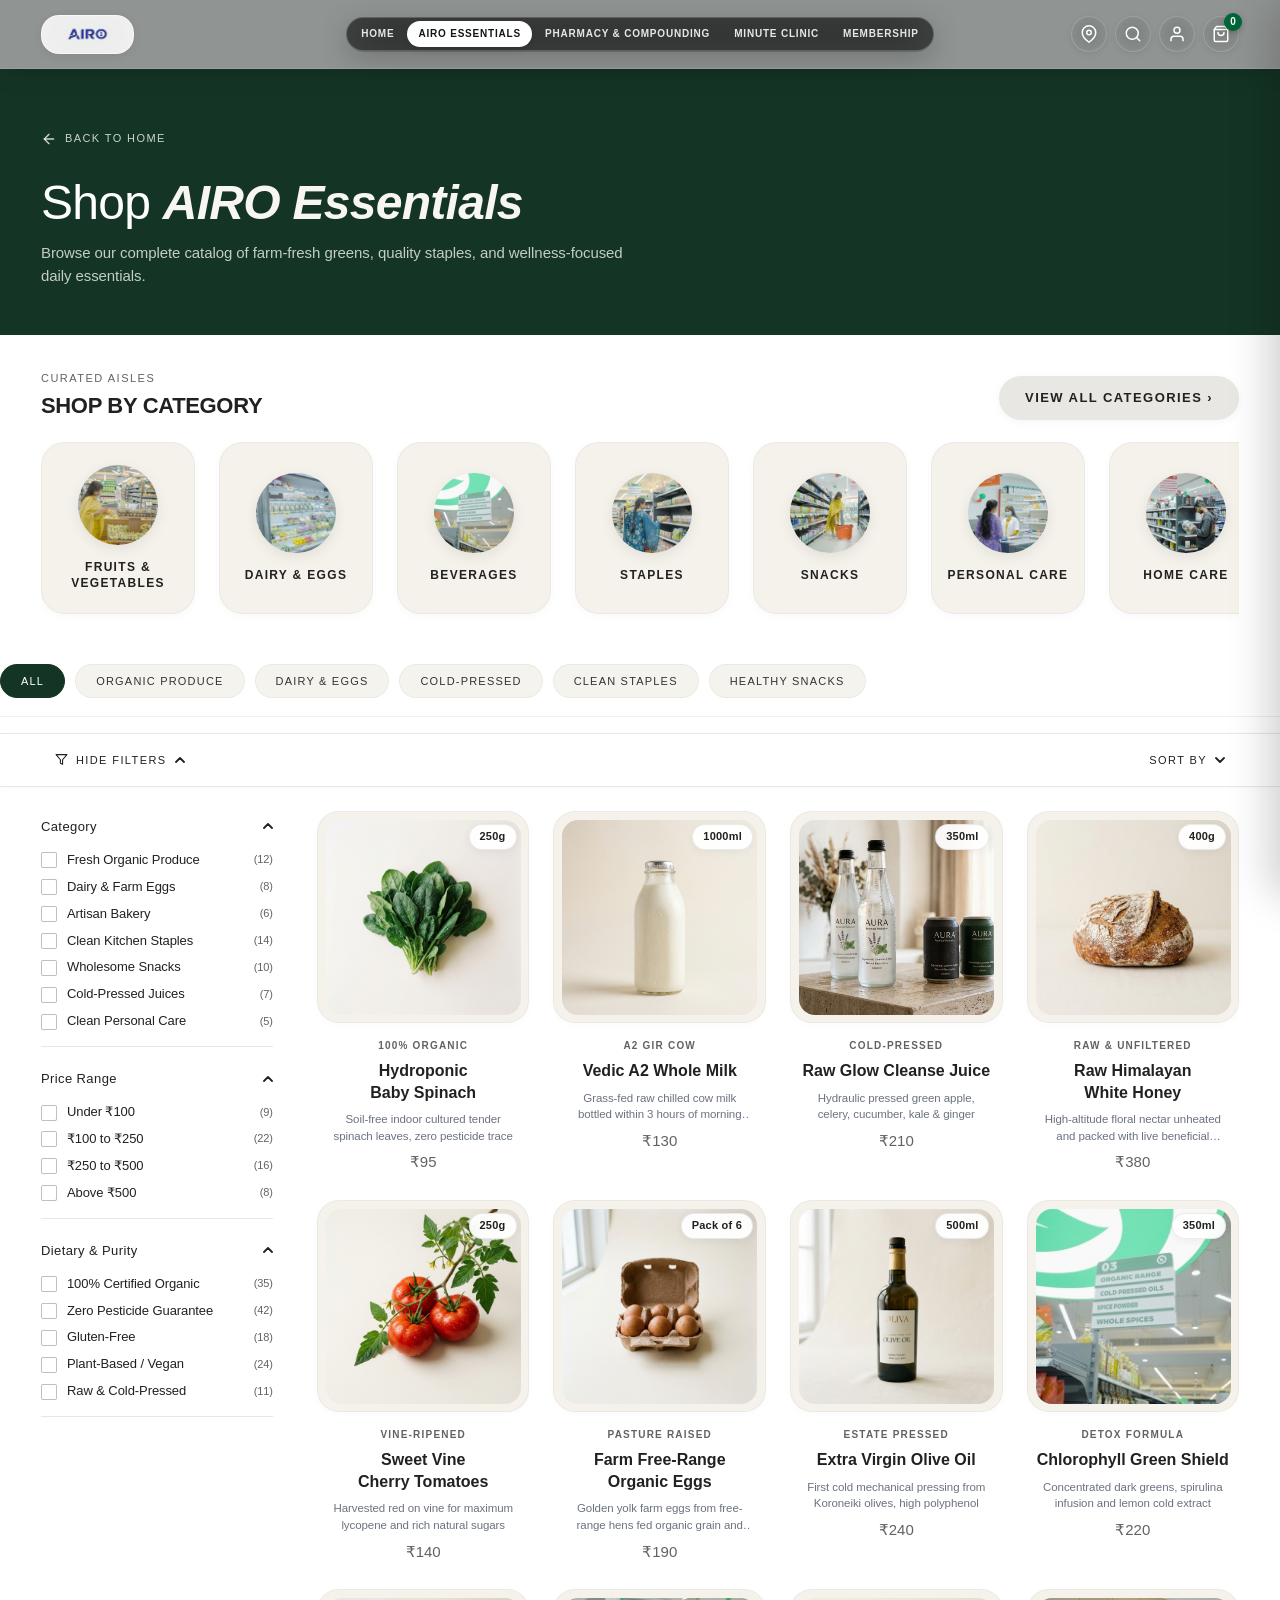
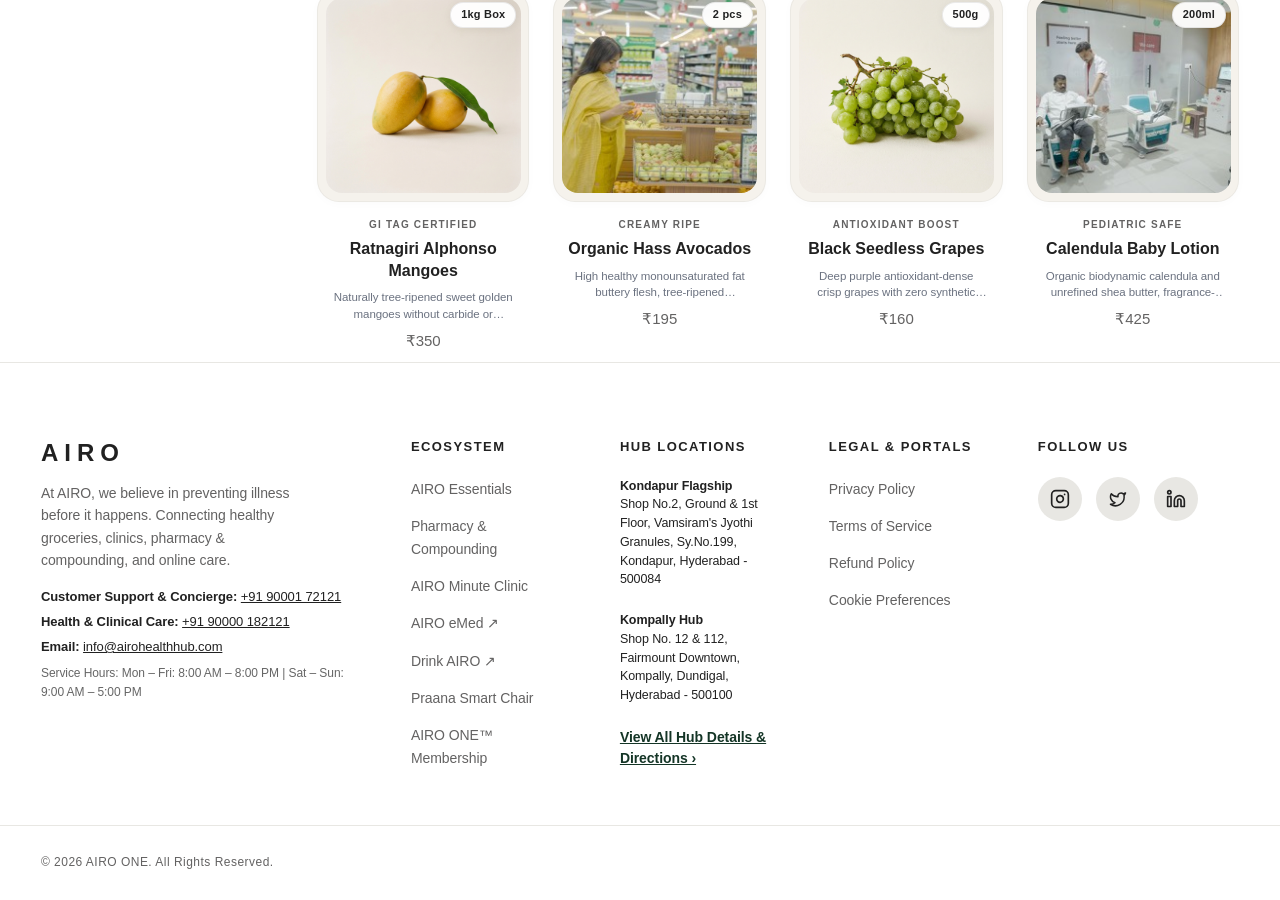
<file: essentials.html>
<!DOCTYPE html>
<html lang="en">
<head>
  <meta charset="UTF-8">
  <meta name="viewport" content="width=device-width, initial-scale=1.0">

  <!-- Security Headers & Content Security Policy -->
  <meta http-equiv="Content-Security-Policy" content="default-src 'self'; script-src 'self' 'unsafe-inline' https://www.googletagmanager.com https://tagmanager.google.com; style-src 'self' 'unsafe-inline' https://fonts.googleapis.com https://tagmanager.google.com; font-src 'self' https://fonts.gstatic.com data:; img-src 'self' data: blob: https: https://www.googletagmanager.com https://ssl.gstatic.com https://www.google-analytics.com; frame-src 'self' https://www.googletagmanager.com; connect-src 'self' https://www.googletagmanager.com https://*.google-analytics.com https://*.analytics.google.com https://stats.g.doubleclick.net; object-src 'none'; frame-ancestors 'none'; base-uri 'self'; form-action 'self';">
  <meta http-equiv="X-Content-Type-Options" content="nosniff">
  <meta name="referrer" content="strict-origin-when-cross-origin">
  <meta name="description" content="Shop AIRO Essentials — 100% pesticide-free organic produce, chilled farm dairy, cold-pressed longevity elixirs, and clean kitchen staples delivered to your door.">
  <meta name="theme-color" content="#ffffff">
  
  <title>Shop AIRO Essentials — Clean Organic Groceries, Cold-Pressed Juices &amp; Superfoods</title>
  
  <!-- Typography: Apple SF Pro System Fonts (SF Pro Display for Headings, SF Pro Text for Body & UI) -->
  <link rel="icon" type="image/png" href="public/airo-health-favicon.png">

  <!-- Stylesheet -->
  <link rel="stylesheet" href="css/styles.css">
</head>
<body class="essentials-standalone-body">



  <!-- Site Header -->
  <header class="site-header" id="topHeader">
    <div class="top-nav-bar">
      <div class="nav-container top-nav-inner">
        <!-- 1. LEFT: Brand Logo -->
        <div class="brand-logo-container">
          <a href="index.html" class="brand-logo" aria-label="AIRO Homepage">
            <img src="public/airo-1-logo.png" alt="AIRO ONE" class="brand-logo-img">
          </a>
        </div>

        <!-- Mobile Center Search Bar (Middle on Mobile Screens <= 900px) -->
        <div class="mobile-center-search" id="mobileSearchTrigger" role="button" tabindex="0" aria-label="Search catalog">
          <svg class="mobile-search-icon" width="15" height="15" viewBox="0 0 24 24" fill="none" stroke="currentColor" stroke-width="2.2" stroke-linecap="round" stroke-linejoin="round" aria-hidden="true">
            <circle cx="11" cy="11" r="8"></circle>
            <line x1="21" y1="21" x2="16.65" y2="16.65"></line>
          </svg>
          <span class="mobile-search-text">Search AIRO...</span>
        </div>

        <!-- 2. CENTER: Perfectly Centered Ecosystem Navigation Menu Bar -->
        <nav class="top-center-menu" aria-label="Ecosystem Services">
          <a href="index.html" class="top-nav-link">Home</a>
          <a href="essentials.html" class="top-nav-link active">AIRO Essentials</a>
          <a href="pharmacy.html" class="top-nav-link">Pharmacy &amp; Compounding</a>
          <a href="index.html#minute-clinic-services" class="top-nav-link">Minute Clinic</a>
          <a href="membership.html" class="top-nav-link">Membership</a>
        </nav>

        <!-- 3. RIGHT: Deliver, Search, Login, Bag Icons in a Balanced Cluster -->
        <div class="top-right-actions">
          <!-- Delivery Location Selector (Icon Only) -->
          <button class="icon-btn location-btn" id="locationSelectorBtn" aria-expanded="false" aria-haspopup="dialog" aria-label="Select delivery location" title="Deliver to Hyderabad">
            <svg class="loc-icon" width="18" height="18" viewBox="0 0 24 24" fill="none" stroke="currentColor" stroke-width="2" stroke-linecap="round" stroke-linejoin="round" aria-hidden="true">
              <path d="M21 10c0 7-9 13-9 13s-9-6-9-13a9 9 0 0 1 18 0z"></path>
              <circle cx="12" cy="10" r="3"></circle>
            </svg>
          </button>

          <!-- Search Button (Icon Only) -->
          <button class="icon-btn search-toggle-btn" id="searchToggleBtn" aria-label="Search catalog" title="Search catalog">
            <svg width="18" height="18" viewBox="0 0 24 24" fill="none" stroke="currentColor" stroke-width="2" stroke-linecap="round" stroke-linejoin="round" aria-hidden="true">
              <circle cx="11" cy="11" r="8"></circle>
              <line x1="21" y1="21" x2="16.65" y2="16.65"></line>
            </svg>
          </button>

          <!-- User Account / Login Button (Icon Only) -->
          <button class="icon-btn user-account-btn" id="accountBtn" aria-label="Customer account and profile" title="Account / Login">
            <svg width="18" height="18" viewBox="0 0 24 24" fill="none" stroke="currentColor" stroke-width="2" stroke-linecap="round" stroke-linejoin="round" aria-hidden="true">
              <path d="M20 21v-2a4 4 0 0 0-4-4H8a4 4 0 0 0-4 4v2"></path>
              <circle cx="12" cy="7" r="4"></circle>
            </svg>
          </button>

          <!-- Cart / Bag Button (Icon Only with Counter Badge, No Text) -->
          <button class="icon-btn cart-btn" id="cartToggleBtn" aria-label="Shopping bag containing 0 items" title="Shopping Bag">
            <svg class="cart-icon" width="18" height="18" viewBox="0 0 24 24" fill="none" stroke="currentColor" stroke-width="2" stroke-linecap="round" stroke-linejoin="round" aria-hidden="true">
              <path d="M6 2L3 6v14a2 2 0 0 0 2 2h14a2 2 0 0 0 2-2V6l-3-4z"></path>
              <line x1="3" y1="6" x2="21" y2="6"></line>
              <path d="M16 10a4 4 0 0 1-8 0"></path>
            </svg>
            <span class="cart-count-badge" id="cartCountBadge">0</span>
          </button>

          <!-- 3-Line Mobile Hamburger Menu Button (Right Side on Mobile) -->
          <button class="mobile-hamburger-btn" id="mobileMenuToggleBtn" aria-label="Toggle navigation menu" aria-expanded="false">
            <span class="ham-bar"></span>
            <span class="ham-bar"></span>
            <span class="ham-bar"></span>
          </button>
        </div>
      </div>
    </div>

    <!-- Mobile Slide-Over Navigation Drawer -->
    <div class="mobile-nav-drawer" id="mobileNavDrawer" aria-hidden="true">
      <div class="mobile-nav-header">
        <span class="mobile-nav-title">Menu</span>
        <button class="mobile-nav-close-btn" id="closeMobileNavBtn" aria-label="Close menu">&times;</button>
      </div>
      <nav class="mobile-nav-links" aria-label="Mobile Navigation">
        <a href="index.html" class="mobile-nav-link"><span>Home</span> ›</a>
        <a href="essentials.html" class="mobile-nav-link active"><span>AIRO Essentials</span> ›</a>
        <a href="pharmacy.html" class="mobile-nav-link"><span>Pharmacy &amp; Compounding</span> ›</a>
        <a href="index.html#minute-clinic-services" class="mobile-nav-link"><span>Minute Clinic (141 Services)</span> ›</a>
        <a href="membership.html" class="mobile-nav-link"><span>AIRO ONE™ Membership</span> ›</a>
      </nav>
      <div class="mobile-nav-footer">
        <button class="mobile-drawer-btn" id="mobileLocationBtn" type="button">
          <svg width="16" height="16" viewBox="0 0 24 24" fill="none" stroke="currentColor" stroke-width="2"><path d="M21 10c0 7-9 13-9 13s-9-6-9-13a9 9 0 0 1 18 0z"></path><circle cx="12" cy="10" r="3"></circle></svg>
          <span>Deliver to Hyderabad</span>
        </button>
        <button class="mobile-drawer-btn" id="mobileAccountBtn" type="button">
          <svg width="16" height="16" viewBox="0 0 24 24" fill="none" stroke="currentColor" stroke-width="2"><path d="M20 21v-2a4 4 0 0 0-4-4H8a4 4 0 0 0-4 4v2"></path><circle cx="12" cy="7" r="4"></circle></svg>
          <span>Account &amp; Profile</span>
        </button>
        <button class="mobile-drawer-btn mobile-drawer-cart-btn" id="mobileCartBtn" type="button">
          <svg width="16" height="16" viewBox="0 0 24 24" fill="none" stroke="currentColor" stroke-width="2"><path d="M6 2L3 6v14a2 2 0 0 0 2 2h14a2 2 0 0 0 2-2V6l-3-4z"></path><line x1="3" y1="6" x2="21" y2="6"></line></svg>
          <span>View Shopping Bag <strong id="mobileCartCount">(0)</strong></span>
        </button>
        <div class="mobile-drawer-contact">
          <span>Concierge Helpline:</span>
          <a href="tel:+919000172121">+91 90001 72121</a>
        </div>
      </div>
    </div>
    <div class="mobile-nav-backdrop" id="mobileNavBackdrop" aria-hidden="true"></div>
  </header>

  <main>
    <!-- Forest Green Hero Header Banner -->
    <div class="essentials-hero-banner">
      <div class="nav-container essentials-hero-inner">
        <a href="index.html" class="back-to-home-btn" id="backToHomeBtn" aria-label="Back to home page">
          <svg width="16" height="16" viewBox="0 0 24 24" fill="none" stroke="currentColor" stroke-width="2" stroke-linecap="round" stroke-linejoin="round" aria-hidden="true">
            <line x1="19" y1="12" x2="5" y2="12"></line>
            <polyline points="12 19 5 12 12 5"></polyline>
          </svg>
          <span>BACK TO HOME</span>
        </a>
        <h1 class="essentials-shop-title">Shop <em>AIRO Essentials</em></h1>
        <p class="essentials-shop-subtitle">Browse our complete catalog of farm-fresh greens, quality staples, and wellness-focused daily essentials.</p>
      </div>
    </div>

    <!-- SHOP BY CATEGORY SECTION -->
    <div class="nav-container essentials-categories-wrapper">
      <div class="section-header">
        <div>
          <span class="hero-eyebrow" style="color: var(--color-muted); font-size: 11px; letter-spacing: 1.5px; display: block; margin-bottom: 6px;">CURATED AISLES</span>
          <h2 class="section-title" id="shopByCategoryHeading" style="font-size: 22px;">SHOP BY CATEGORY</h2>
        </div>
        <button type="button" class="btn" id="allCategoriesResetBtn">VIEW ALL CATEGORIES ›</button>
      </div>

      <div class="categories-scroll-track" role="region" aria-label="Category List">
        <!-- 1. Fruits & vegetables -->
        <button class="category-item-pill" data-category="fruits-vegetables" aria-label="Category: Fruits and vegetables">
          <div class="category-img-circle">
            <img src="public/categories/cat_veg.jpg" alt="AIRO Fresh organic fruits and vegetables" loading="lazy" width="70" height="70">
          </div>
          <span class="category-name">Fruits &amp; vegetables</span>
        </button>

        <!-- 2. Dairy & eggs -->
        <button class="category-item-pill" data-category="dairy-eggs" aria-label="Category: Dairy and eggs">
          <div class="category-img-circle">
            <img src="public/categories/cat_dairy.jpg" alt="AIRO Fresh chilled dairy and organic eggs" loading="lazy" width="70" height="70">
          </div>
          <span class="category-name">Dairy &amp; eggs</span>
        </button>

        <!-- 3. Beverages -->
        <button class="category-item-pill" data-category="beverages" aria-label="Category: Beverages">
          <div class="category-img-circle">
            <img src="public/categories/cat_beverages.jpg" alt="AIRO Cold-pressed wellness juices and drinks" loading="lazy" width="70" height="70">
          </div>
          <span class="category-name">Beverages</span>
        </button>

        <!-- 4. Staples -->
        <button class="category-item-pill" data-category="staples" aria-label="Category: Staples">
          <div class="category-img-circle">
            <img src="public/categories/cat_staples.jpg" alt="AIRO Organic grains, flours, and kitchen staples" loading="lazy" width="70" height="70">
          </div>
          <span class="category-name">Staples</span>
        </button>

        <!-- 5. Snacks -->
        <button class="category-item-pill" data-category="snacks" aria-label="Category: Snacks">
          <div class="category-img-circle">
            <img src="public/categories/cat_snacks.jpg" alt="AIRO Clean wholesome snacks and roasted nuts" loading="lazy" width="70" height="70">
          </div>
          <span class="category-name">Snacks</span>
        </button>

        <!-- 6. Personal care -->
        <button class="category-item-pill" data-category="personal-care" aria-label="Category: Personal care">
          <div class="category-img-circle">
            <img src="public/categories/cat_personal.jpg" alt="AIRO Clean personal care and gentle skincare" loading="lazy" width="70" height="70">
          </div>
          <span class="category-name">Personal care</span>
        </button>

        <!-- 7. Home care -->
        <button class="category-item-pill" data-category="home-care" aria-label="Category: Home care">
          <div class="category-img-circle">
            <img src="public/categories/cat_home.jpg" alt="AIRO Non-toxic eco-friendly home care products" loading="lazy" width="70" height="70">
          </div>
          <span class="category-name">Home care</span>
        </button>
      </div>
    </div>

    <!-- Category Filter Pills Bar -->
    <div class="essentials-filter-bar">
      <div class="nav-container essentials-pills-scroll">
        <button type="button" class="filter-pill active" data-filter="all">ALL</button>
        <button type="button" class="filter-pill" data-filter="produce">Organic Produce</button>
        <button type="button" class="filter-pill" data-filter="dairy">Dairy &amp; Eggs</button>
        <button type="button" class="filter-pill" data-filter="juices">Cold-Pressed</button>
        <button type="button" class="filter-pill" data-filter="staples">Clean Staples</button>
        <button type="button" class="filter-pill" data-filter="snacks">Healthy Snacks</button>
      </div>
    </div>

    <!-- Collection Controls Bar: HIDE FILTERS & SORT BY -->
    <div class="collection-controls-bar">
      <div class="nav-container collection-controls-inner">
        <!-- Left: Filter Toggle Button -->
        <button id="toggleFilterSidebarBtn" class="control-bar-btn filter-toggle-btn" aria-expanded="true" aria-controls="filterSidebar">
          <svg class="filter-funnel-icon" width="13" height="13" viewBox="0 0 24 24" fill="none" stroke="currentColor" stroke-width="2" stroke-linecap="round" stroke-linejoin="round" aria-hidden="true">
            <polygon points="22 3 2 3 10 12.46 10 19 14 21 14 12.46 22 3"></polygon>
          </svg>
          <span id="filterToggleText">HIDE FILTERS</span>
          <svg class="filter-chevron" width="10" height="6" viewBox="0 0 10 6" fill="none" stroke="currentColor" stroke-width="1.8" aria-hidden="true">
            <path d="M1 5L5 1L9 5" stroke-linecap="round" stroke-linejoin="round"/>
          </svg>
        </button>

        <!-- Right: Sort By Dropdown -->
        <div class="sort-by-dropdown-container">
          <button id="sortByTriggerBtn" class="control-bar-btn sort-by-btn" aria-haspopup="listbox" aria-expanded="false">
            <span id="currentSortLabel">SORT BY</span>
            <svg class="sort-chevron" width="10" height="6" viewBox="0 0 10 6" fill="none" stroke="currentColor" stroke-width="1.8" aria-hidden="true">
              <path d="M1 1L5 5L9 1" stroke-linecap="round" stroke-linejoin="round"/>
            </svg>
          </button>
          <div id="sortByMenu" class="sort-dropdown-menu" role="listbox" style="display: none;">
            <button class="sort-menu-item active" data-sort="featured" role="option" aria-selected="true">Featured Products</button>
            <button class="sort-menu-item" data-sort="price-low-high" role="option" aria-selected="false">Price: Low to High</button>
            <button class="sort-menu-item" data-sort="price-high-low" role="option" aria-selected="false">Price: High to Low</button>
            <button class="sort-menu-item" data-sort="name-a-z" role="option" aria-selected="false">Alphabetical: A to Z</button>
          </div>
        </div>
      </div>
    </div>

    <!-- Catalog Layout with Collapsible Filter Sidebar and Product Grid -->
    <div class="nav-container essentials-catalog-layout">
      <!-- Left Filter Sidebar -->
      <aside class="collection-filter-sidebar" id="filterSidebar" aria-label="Essentials Product Filters">
        <!-- Accordion 1: Grocery Category -->
        <div class="filter-accordion-group">
          <button type="button" class="filter-accordion-header" aria-expanded="true" data-target="filterCategory">
            <span class="filter-accordion-title">Category</span>
            <svg class="filter-accordion-icon" width="10" height="6" viewBox="0 0 10 6" fill="none" stroke="currentColor" stroke-width="1.8">
              <path d="M1 5L5 1L9 5" stroke-linecap="round" stroke-linejoin="round"/>
            </svg>
          </button>
          <div class="filter-accordion-body" id="filterCategory">
            <label class="filter-checkbox-item">
              <input type="checkbox" class="custom-checkbox" data-filter-type="category" value="produce">
              <span class="filter-item-label">Fresh Organic Produce</span>
              <span class="filter-item-count">(12)</span>
            </label>
            <label class="filter-checkbox-item">
              <input type="checkbox" class="custom-checkbox" data-filter-type="category" value="dairy">
              <span class="filter-item-label">Dairy &amp; Farm Eggs</span>
              <span class="filter-item-count">(8)</span>
            </label>
            <label class="filter-checkbox-item">
              <input type="checkbox" class="custom-checkbox" data-filter-type="category" value="bakery">
              <span class="filter-item-label">Artisan Bakery</span>
              <span class="filter-item-count">(6)</span>
            </label>
            <label class="filter-checkbox-item">
              <input type="checkbox" class="custom-checkbox" data-filter-type="category" value="staples">
              <span class="filter-item-label">Clean Kitchen Staples</span>
              <span class="filter-item-count">(14)</span>
            </label>
            <label class="filter-checkbox-item">
              <input type="checkbox" class="custom-checkbox" data-filter-type="category" value="snacks">
              <span class="filter-item-label">Wholesome Snacks</span>
              <span class="filter-item-count">(10)</span>
            </label>
            <label class="filter-checkbox-item">
              <input type="checkbox" class="custom-checkbox" data-filter-type="category" value="beverages">
              <span class="filter-item-label">Cold-Pressed Juices</span>
              <span class="filter-item-count">(7)</span>
            </label>
            <label class="filter-checkbox-item">
              <input type="checkbox" class="custom-checkbox" data-filter-type="category" value="personal-care">
              <span class="filter-item-label">Clean Personal Care</span>
              <span class="filter-item-count">(5)</span>
            </label>
          </div>
        </div>

        <!-- Accordion 2: Price Range -->
        <div class="filter-accordion-group">
          <button type="button" class="filter-accordion-header" aria-expanded="true" data-target="filterPrice">
            <span class="filter-accordion-title">Price Range</span>
            <svg class="filter-accordion-icon" width="10" height="6" viewBox="0 0 10 6" fill="none" stroke="currentColor" stroke-width="1.8">
              <path d="M1 5L5 1L9 5" stroke-linecap="round" stroke-linejoin="round"/>
            </svg>
          </button>
          <div class="filter-accordion-body" id="filterPrice">
            <label class="filter-checkbox-item">
              <input type="checkbox" class="custom-checkbox" data-filter-type="price" value="under-100">
              <span class="filter-item-label">Under ₹100</span>
              <span class="filter-item-count">(9)</span>
            </label>
            <label class="filter-checkbox-item">
              <input type="checkbox" class="custom-checkbox" data-filter-type="price" value="100-250">
              <span class="filter-item-label">₹100 to ₹250</span>
              <span class="filter-item-count">(22)</span>
            </label>
            <label class="filter-checkbox-item">
              <input type="checkbox" class="custom-checkbox" data-filter-type="price" value="250-500">
              <span class="filter-item-label">₹250 to ₹500</span>
              <span class="filter-item-count">(16)</span>
            </label>
            <label class="filter-checkbox-item">
              <input type="checkbox" class="custom-checkbox" data-filter-type="price" value="above-500">
              <span class="filter-item-label">Above ₹500</span>
              <span class="filter-item-count">(8)</span>
            </label>
          </div>
        </div>

        <!-- Accordion 3: Dietary & Certification -->
        <div class="filter-accordion-group">
          <button type="button" class="filter-accordion-header" aria-expanded="true" data-target="filterDiet">
            <span class="filter-accordion-title">Dietary &amp; Purity</span>
            <svg class="filter-accordion-icon" width="10" height="6" viewBox="0 0 10 6" fill="none" stroke="currentColor" stroke-width="1.8">
              <path d="M1 5L5 1L9 5" stroke-linecap="round" stroke-linejoin="round"/>
            </svg>
          </button>
          <div class="filter-accordion-body" id="filterDiet">
            <label class="filter-checkbox-item">
              <input type="checkbox" class="custom-checkbox" data-filter-type="diet" value="organic">
              <span class="filter-item-label">100% Certified Organic</span>
              <span class="filter-item-count">(35)</span>
            </label>
            <label class="filter-checkbox-item">
              <input type="checkbox" class="custom-checkbox" data-filter-type="diet" value="pesticide-free">
              <span class="filter-item-label">Zero Pesticide Guarantee</span>
              <span class="filter-item-count">(42)</span>
            </label>
            <label class="filter-checkbox-item">
              <input type="checkbox" class="custom-checkbox" data-filter-type="diet" value="gluten-free">
              <span class="filter-item-label">Gluten-Free</span>
              <span class="filter-item-count">(18)</span>
            </label>
            <label class="filter-checkbox-item">
              <input type="checkbox" class="custom-checkbox" data-filter-type="diet" value="vegan">
              <span class="filter-item-label">Plant-Based / Vegan</span>
              <span class="filter-item-count">(24)</span>
            </label>
            <label class="filter-checkbox-item">
              <input type="checkbox" class="custom-checkbox" data-filter-type="diet" value="raw-coldpressed">
              <span class="filter-item-label">Raw &amp; Cold-Pressed</span>
              <span class="filter-item-count">(11)</span>
            </label>
          </div>
        </div>
      </aside>

      <!-- Right Main Products Grid -->
      <div class="collection-products-area">
        <div class="active-filters-chips-bar" id="activeFiltersChipsBar" style="display: none;"></div>
        <div class="products-grid essentials-products-grid" id="essentialsCatalogGrid">
          
          <!-- Product 1: Hydroponic Baby Spinach -->
          <article class="product-card" data-category="produce" data-diet="organic pesticide-free vegan gluten-free" data-price="95" data-name="Hydroponic Baby Spinach" data-product-id="es-1">
            <div class="product-img-wrapper">
              <img src="public/curated/prod_spinach.jpg" alt="AIRO Fresh Hydroponic Baby Spinach" loading="lazy" width="300" height="300">
              <span class="product-weight-badge">250g</span>
              <button class="add-to-cart-btn product-quick-add" data-id="es-1" data-name="Hydroponic Baby Spinach" data-weight="250g" data-price="95" aria-label="Add to bag">+ ADD TO BAG</button>
            </div>
            <div class="product-info">
              <span class="product-cert-tag">100% ORGANIC</span>
              <h3 class="product-title">Hydroponic Baby Spinach</h3>
              <p class="product-benefit-blurb">Soil-free indoor cultured tender spinach leaves, zero pesticide trace</p>
              <span class="product-price">₹95</span>
            </div>
          </article>

          <!-- Product 2: Vedic A2 Cow Milk -->
          <article class="product-card" data-category="dairy" data-diet="organic" data-price="130" data-name="Vedic A2 Whole Milk" data-product-id="es-2">
            <div class="product-img-wrapper">
              <img src="public/curated/prod_milk.jpg" alt="Pure Vedic A2 Gir Cow Milk" loading="lazy" width="300" height="300">
              <span class="product-weight-badge">1000ml</span>
              <button class="add-to-cart-btn product-quick-add" data-id="es-2" data-name="Vedic A2 Whole Milk" data-weight="1L" data-price="130" aria-label="Add to bag">+ ADD TO BAG</button>
            </div>
            <div class="product-info">
              <span class="product-cert-tag">A2 GIR COW</span>
              <h3 class="product-title">Vedic A2 Whole Milk</h3>
              <p class="product-benefit-blurb">Grass-fed raw chilled cow milk bottled within 3 hours of morning milking</p>
              <span class="product-price">₹130</span>
            </div>
          </article>

          <!-- Product 3: Raw Glow Cleanse Juice -->
          <article class="product-card" data-category="beverages" data-diet="organic pesticide-free vegan raw-coldpressed" data-price="210" data-name="Raw Glow Cleanse Juice" data-product-id="es-3">
            <div class="product-img-wrapper">
              <img src="public/images/drink-airo-showcase.jpg" alt="AIRO Raw Glow Cleanse Cold-Pressed Juice" loading="lazy" width="300" height="300">
              <span class="product-weight-badge">350ml</span>
              <button class="add-to-cart-btn product-quick-add" data-id="es-3" data-name="Raw Glow Cleanse Juice" data-weight="350ml" data-price="210" aria-label="Add to bag">+ ADD TO BAG</button>
            </div>
            <div class="product-info">
              <span class="product-cert-tag">COLD-PRESSED</span>
              <h3 class="product-title">Raw Glow Cleanse Juice</h3>
              <p class="product-benefit-blurb">Hydraulic pressed green apple, celery, cucumber, kale &amp; ginger</p>
              <span class="product-price">₹210</span>
            </div>
          </article>

          <!-- Product 4: Single-Estate Himalayan Honey -->
          <article class="product-card" data-category="staples" data-diet="organic raw-coldpressed" data-price="380" data-name="Raw Himalayan White Honey" data-product-id="es-4">
            <div class="product-img-wrapper">
              <img src="public/curated/prod_bread.jpg" alt="Artisan Sourdough & Honey" loading="lazy" width="300" height="300">
              <span class="product-weight-badge">400g</span>
              <button class="add-to-cart-btn product-quick-add" data-id="es-4" data-name="Raw Himalayan White Honey" data-weight="400g" data-price="380" aria-label="Add to bag">+ ADD TO BAG</button>
            </div>
            <div class="product-info">
              <span class="product-cert-tag">RAW &amp; UNFILTERED</span>
              <h3 class="product-title">Raw Himalayan White Honey</h3>
              <p class="product-benefit-blurb">High-altitude floral nectar unheated and packed with live beneficial enzymes</p>
              <span class="product-price">₹380</span>
            </div>
          </article>

          <!-- Product 5: Vine Cherry Tomatoes -->
          <article class="product-card" data-category="produce" data-diet="organic pesticide-free vegan" data-price="140" data-name="Sweet Vine Cherry Tomatoes" data-product-id="es-5">
            <div class="product-img-wrapper">
              <img src="public/curated/prod_tomatoes.jpg" alt="AIRO Heritage Sweet Vine Cherry Tomatoes" loading="lazy" width="300" height="300">
              <span class="product-weight-badge">250g</span>
              <button class="add-to-cart-btn product-quick-add" data-id="es-5" data-name="Sweet Vine Cherry Tomatoes" data-weight="250g" data-price="140" aria-label="Add to bag">+ ADD TO BAG</button>
            </div>
            <div class="product-info">
              <span class="product-cert-tag">VINE-RIPENED</span>
              <h3 class="product-title">Sweet Vine Cherry Tomatoes</h3>
              <p class="product-benefit-blurb">Harvested red on vine for maximum lycopene and rich natural sugars</p>
              <span class="product-price">₹140</span>
            </div>
          </article>

          <!-- Product 6: Farm Fresh Organic Eggs -->
          <article class="product-card" data-category="dairy" data-diet="organic gluten-free" data-price="190" data-name="Farm Free-Range Organic Eggs" data-product-id="es-6">
            <div class="product-img-wrapper">
              <img src="public/curated/prod_eggs.jpg" alt="Pasture Raised Free Range Organic Eggs" loading="lazy" width="300" height="300">
              <span class="product-weight-badge">Pack of 6</span>
              <button class="add-to-cart-btn product-quick-add" data-id="es-6" data-name="Farm Free-Range Organic Eggs" data-weight="6 pcs" data-price="190" aria-label="Add to bag">+ ADD TO BAG</button>
            </div>
            <div class="product-info">
              <span class="product-cert-tag">PASTURE RAISED</span>
              <h3 class="product-title">Farm Free-Range Organic Eggs</h3>
              <p class="product-benefit-blurb">Golden yolk farm eggs from free-range hens fed organic grain and fresh grass</p>
              <span class="product-price">₹190</span>
            </div>
          </article>

          <!-- Product 7: Cold-Pressed Olive Oil -->
          <article class="product-card" data-category="staples" data-diet="organic vegan gluten-free raw-coldpressed" data-price="240" data-name="Extra Virgin Olive Oil" data-product-id="es-7">
            <div class="product-img-wrapper">
              <img src="public/curated/prod_oil.jpg" alt="First Cold Pressed Extra Virgin Olive Oil" loading="lazy" width="300" height="300">
              <span class="product-weight-badge">500ml</span>
              <button class="add-to-cart-btn product-quick-add" data-id="es-7" data-name="Extra Virgin Olive Oil" data-weight="500ml" data-price="240" aria-label="Add to bag">+ ADD TO BAG</button>
            </div>
            <div class="product-info">
              <span class="product-cert-tag">ESTATE PRESSED</span>
              <h3 class="product-title">Extra Virgin Olive Oil</h3>
              <p class="product-benefit-blurb">First cold mechanical pressing from Koroneiki olives, high polyphenol</p>
              <span class="product-price">₹240</span>
            </div>
          </article>

          <!-- Product 8: Chlorophyll Green Shield -->
          <article class="product-card" data-category="beverages" data-diet="organic pesticide-free vegan raw-coldpressed" data-price="220" data-name="Chlorophyll Green Shield" data-product-id="es-8">
            <div class="product-img-wrapper">
              <img src="public/categories/cat_beverages.jpg" alt="Pure Chlorophyll Green Shield Juice" loading="lazy" width="300" height="300">
              <span class="product-weight-badge">350ml</span>
              <button class="add-to-cart-btn product-quick-add" data-id="es-8" data-name="Chlorophyll Green Shield" data-weight="350ml" data-price="220" aria-label="Add to bag">+ ADD TO BAG</button>
            </div>
            <div class="product-info">
              <span class="product-cert-tag">DETOX FORMULA</span>
              <h3 class="product-title">Chlorophyll Green Shield</h3>
              <p class="product-benefit-blurb">Concentrated dark greens, spirulina infusion and lemon cold extract</p>
              <span class="product-price">₹220</span>
            </div>
          </article>

          <!-- Product 9: Ratnagiri Alphonso Mangoes -->
          <article class="product-card" data-category="produce" data-diet="organic pesticide-free vegan" data-price="350" data-name="Ratnagiri Alphonso Mangoes" data-product-id="es-9">
            <div class="product-img-wrapper">
              <img src="public/curated/prod_mangoes.jpg" alt="Certified Organic Ratnagiri Alphonso Mangoes" loading="lazy" width="300" height="300">
              <span class="product-weight-badge">1kg Box</span>
              <button class="add-to-cart-btn product-quick-add" data-id="es-9" data-name="Ratnagiri Alphonso Mangoes" data-weight="1kg" data-price="350" aria-label="Add to bag">+ ADD TO BAG</button>
            </div>
            <div class="product-info">
              <span class="product-cert-tag">GI TAG CERTIFIED</span>
              <h3 class="product-title">Ratnagiri Alphonso Mangoes</h3>
              <p class="product-benefit-blurb">Naturally tree-ripened sweet golden mangoes without carbide or ripening agents</p>
              <span class="product-price">₹350</span>
            </div>
          </article>

          <!-- Product 10: Hass Avocados -->
          <article class="product-card" data-category="produce" data-diet="organic pesticide-free vegan gluten-free" data-price="195" data-name="Organic Hass Avocados" data-product-id="es-10">
            <div class="product-img-wrapper">
              <img src="public/categories/cat_veg.jpg" alt="Organic Hass Avocados pack of two" loading="lazy" width="300" height="300">
              <span class="product-weight-badge">2 pcs</span>
              <button class="add-to-cart-btn product-quick-add" data-id="es-10" data-name="Hass Avocados (Pack of 2)" data-weight="2 pcs" data-price="195" aria-label="Add to bag">+ ADD TO BAG</button>
            </div>
            <div class="product-info">
              <span class="product-cert-tag">CREAMY RIPE</span>
              <h3 class="product-title">Organic Hass Avocados</h3>
              <p class="product-benefit-blurb">High healthy monounsaturated fat buttery flesh, tree-ripened perfection</p>
              <span class="product-price">₹195</span>
            </div>
          </article>

          <!-- Product 11: Seedless Black Grapes -->
          <article class="product-card" data-category="produce" data-diet="organic pesticide-free vegan" data-price="160" data-name="Organic Black Seedless Grapes" data-product-id="es-11">
            <div class="product-img-wrapper">
              <img src="public/curated/prod_grapes.jpg" alt="Sweet Crisp Organic Black Seedless Grapes" loading="lazy" width="300" height="300">
              <span class="product-weight-badge">500g</span>
              <button class="add-to-cart-btn product-quick-add" data-id="es-11" data-name="Black Seedless Grapes" data-weight="500g" data-price="160" aria-label="Add to bag">+ ADD TO BAG</button>
            </div>
            <div class="product-info">
              <span class="product-cert-tag">ANTIOXIDANT BOOST</span>
              <h3 class="product-title">Black Seedless Grapes</h3>
              <p class="product-benefit-blurb">Deep purple antioxidant-dense crisp grapes with zero synthetic residue</p>
              <span class="product-price">₹160</span>
            </div>
          </article>

          <!-- Product 12: Calendula Baby Lotion -->
          <article class="product-card" data-category="personal-care" data-diet="organic vegan" data-price="425" data-name="Calendula Gentle Baby Lotion" data-product-id="es-12">
            <div class="product-img-wrapper">
              <img src="public/categories/cat_baby.jpg" alt="Calendula Gentle Baby Lotion" loading="lazy" width="300" height="300">
              <span class="product-weight-badge">200ml</span>
              <button class="add-to-cart-btn product-quick-add" data-id="es-12" data-name="Calendula Baby Lotion" data-weight="200ml" data-price="425" aria-label="Add to bag">+ ADD TO BAG</button>
            </div>
            <div class="product-info">
              <span class="product-cert-tag">PEDIATRIC SAFE</span>
              <h3 class="product-title">Calendula Baby Lotion</h3>
              <p class="product-benefit-blurb">Organic biodynamic calendula and unrefined shea butter, fragrance-free</p>
              <span class="product-price">₹425</span>
            </div>
          </article>

          <!-- Empty State Container -->
          <div id="noProductsFoundMsg" style="display: none; grid-column: 1 / -1; text-align: center; padding: 60px 20px;">
            <p style="font-family: var(--font-medium); font-size: 16px; color: var(--color-muted);">No products found matching these filters.</p>
            <button type="button" class="btn" style="margin-top: 14px;" id="resetFilterEmptyBtn">RESET ALL FILTERS</button>
          </div>
        </div>
      </div>
    </div>
  </main>

  <!-- Site Footer -->
  <footer class="site-footer" id="about" role="contentinfo">
    <div class="nav-container footer-content-wrapper">
      <!-- Brand & Mission Column -->
      <div class="footer-col brand-col">
        <h2 class="footer-brand-logo">AIRO</h2>
        <p class="footer-tagline">At AIRO, we believe in preventing illness before it happens. Connecting healthy groceries, clinics, pharmacy &amp; compounding, and online care.</p>
        
        <!-- Live Verified Contact Details -->
        <div class="footer-helpline-box" style="margin-top: 16px; font-size: 13px; color: var(--color-muted); line-height: 1.6;">
          <p style="margin-bottom: 4px;"><strong style="color: var(--color-ink);">Customer Support &amp; Concierge:</strong> <a href="tel:+919000172121" style="color: var(--color-ink); text-decoration: underline;">+91 90001 72121</a></p>
          <p style="margin-bottom: 4px;"><strong style="color: var(--color-ink);">Health &amp; Clinical Care:</strong> <a href="tel:+9190000182121" style="color: var(--color-ink); text-decoration: underline;">+91 90000 182121</a></p>
          <p style="margin-bottom: 6px;"><strong style="color: var(--color-ink);">Email:</strong> <a href="mailto:info@airohealthhub.com" style="color: var(--color-ink); text-decoration: underline;">info@airohealthhub.com</a></p>
          <p style="font-size: 12px; color: #666;">Service Hours: Mon – Fri: 8:00 AM – 8:00 PM | Sat – Sun: 9:00 AM – 5:00 PM</p>
        </div>
      </div>

      <!-- Links Column 1: Ecosystem -->
      <div class="footer-col">
        <h3 class="footer-col-title">Ecosystem</h3>
        <ul class="footer-links">
          <li><a href="essentials.html">AIRO Essentials</a></li>
          <li><a href="pharmacy.html">Pharmacy &amp; Compounding</a></li>
          <li><a href="index.html#minute-clinic-services">AIRO Minute Clinic</a></li>
          <li><a href="https://airoemed.com" target="_blank" rel="noopener noreferrer">AIRO eMed ↗</a></li>
          <li><a href="https://drinkairo.com" target="_blank" rel="noopener noreferrer">Drink AIRO ↗</a></li>
          <li><a href="index.html#minute-clinic-banner">Praana Smart Chair</a></li>
          <li><a href="membership.html">AIRO ONE™ Membership</a></li>
        </ul>
      </div>

      <!-- Links Column 2: Physical Hubs & Support -->
      <div class="footer-col">
        <h3 class="footer-col-title">Hub Locations</h3>
        <ul class="footer-links" style="font-size: 12.5px; line-height: 1.5;">
          <li style="margin-bottom: 8px;">
            <strong style="color: var(--color-ink); display: block;">Kondapur Flagship</strong>
            <span>Shop No.2, Ground &amp; 1st Floor, Vamsiram's Jyothi Granules, Sy.No.199, Kondapur, Hyderabad - 500084</span>
          </li>
          <li style="margin-bottom: 8px;">
            <strong style="color: var(--color-ink); display: block;">Kompally Hub</strong>
            <span>Shop No. 12 &amp; 112, Fairmount Downtown, Kompally, Dundigal, Hyderabad - 500100</span>
          </li>
          <li><a href="index.html#about" style="color: #143526; font-weight: 600; text-decoration: underline;">View All Hub Details &amp; Directions ›</a></li>
        </ul>
      </div>

      <!-- Links Column 3: Legal & Portals -->
      <div class="footer-col">
        <h3 class="footer-col-title">Legal &amp; Portals</h3>
        <ul class="footer-links">
          <li><a href="index.html#privacy" class="legal-link" data-doc="privacy">Privacy Policy</a></li>
          <li><a href="index.html#terms" class="legal-link" data-doc="terms">Terms of Service</a></li>
          <li><a href="index.html#refund" class="legal-link" data-doc="refund">Refund Policy</a></li>
          <li><a href="index.html#cookie" class="legal-link" data-doc="cookie">Cookie Preferences</a></li>
        </ul>
      </div>

      <!-- Links Column 4: Follow Us -->
      <div class="footer-col social-col">
        <h3 class="footer-col-title">Follow Us</h3>
        <div class="social-links-row">
          <!-- Instagram -->
          <a href="https://instagram.com" class="social-icon-btn" aria-label="Follow AIRO on Instagram" target="_blank" rel="noopener noreferrer">
            <svg width="20" height="20" viewBox="0 0 24 24" fill="none" stroke="currentColor" stroke-width="2" stroke-linecap="round" stroke-linejoin="round" aria-hidden="true">
              <rect x="2" y="2" width="20" height="20" rx="5" ry="5"></rect>
              <path d="M16 11.37A4 4 0 1 1 12.63 8 4 4 0 0 1 16 11.37z"></path>
              <line x1="17.5" y1="6.5" x2="17.51" y2="6.5"></line>
            </svg>
          </a>
          <!-- Twitter / X -->
          <a href="https://twitter.com" class="social-icon-btn" aria-label="Follow AIRO on Twitter" target="_blank" rel="noopener noreferrer">
            <svg width="18" height="18" viewBox="0 0 24 24" fill="none" stroke="currentColor" stroke-width="2" stroke-linecap="round" stroke-linejoin="round" aria-hidden="true">
              <path d="M22 4s-.7 2.1-2 3.4c1.6 10-9.4 17.3-18 11.6 2.2.1 4.4-.6 6-2C3 15.5.5 9.6 3 5c2.2 2.6 5.6 4.1 9 4-.9-4.2 4-6.6 7-3.8 1.1 0 3-1.2 3-1.2z"></path>
            </svg>
          </a>
          <!-- LinkedIn -->
          <a href="https://linkedin.com" class="social-icon-btn" aria-label="Follow AIRO on LinkedIn" target="_blank" rel="noopener noreferrer">
            <svg width="20" height="20" viewBox="0 0 24 24" fill="none" stroke="currentColor" stroke-width="2" stroke-linecap="round" stroke-linejoin="round" aria-hidden="true">
              <path d="M16 8a6 6 0 0 1 6 6v7h-4v-7a2 2 0 0 0-2-2 2 2 0 0 0-2 2v7h-4v-7a6 6 0 0 1 6-6z"></path>
              <rect x="2" y="9" width="4" height="12"></rect>
              <circle cx="4" cy="4" r="2"></circle>
            </svg>
          </a>
        </div>
      </div>
    </div>

    <!-- Copyright Sub-Footer -->
    <div class="footer-bottom-bar">
      <div class="nav-container footer-bottom-inner">
        <p class="copyright-notice">&copy; 2026 AIRO ONE. All Rights Reserved.</p>
      </div>
    </div>
  </footer>

  <!-- Slide-out Cart Drawer -->
  <div class="cart-overlay" id="cartOverlay" aria-hidden="true"></div>
  <aside class="cart-drawer" id="cartDrawer" role="dialog" aria-modal="true" aria-labelledby="cartDrawerHeading" aria-hidden="true">
    <div class="cart-drawer-header">
      <h2 class="cart-drawer-title" id="cartDrawerHeading">
        Your Cart (<span id="cartDrawerCount">0</span>)
      </h2>
      <button class="cart-drawer-close" id="closeCartDrawerBtn" aria-label="Close shopping cart">
        <svg width="20" height="20" viewBox="0 0 24 24" fill="none" stroke="currentColor" stroke-width="2" stroke-linecap="round" stroke-linejoin="round" aria-hidden="true">
          <line x1="18" y1="6" x2="6" y2="18"></line>
          <line x1="6" y1="6" x2="18" y2="18"></line>
        </svg>
      </button>
    </div>

    <div class="cart-free-shipping-bar" id="cartFreeShippingBar">
      <div class="free-shipping-text" id="freeShippingNotice">Add ₹150 more for FREE express delivery!</div>
      <div class="shipping-progress-track">
        <div class="shipping-progress-fill" id="shippingProgressFill" style="width: 50%;"></div>
      </div>
    </div>

    <div class="cart-drawer-items" id="cartDrawerItems"></div>

    <div class="cart-drawer-footer">
      <div class="cart-subtotal-row">
        <span>Subtotal</span>
        <span class="subtotal-amount" id="cartSubtotalAmount">₹0</span>
      </div>
      <p class="cart-tax-notice">Taxes and temperature-controlled cold-chain packing calculated at checkout.</p>
      <button class="cart-checkout-btn" id="cartCheckoutBtn">PROCEED TO CHECKOUT</button>
    </div>
  </aside>

  <!-- Location Selector Modal -->
  <div class="modal-overlay" id="locationModal" role="dialog" aria-modal="true" aria-labelledby="locationModalTitle" aria-hidden="true" style="display: none;">
    <div class="modal-card">
      <div class="modal-header">
        <h3 class="modal-title" id="locationModalTitle">Choose Delivery Location</h3>
        <button class="modal-close" data-close-modal="locationModal" aria-label="Close location selector modal">&times;</button>
      </div>
      <div class="modal-body">
        <p class="modal-subtext">Select your preferred delivery hub for farm-fresh groceries and medicines.</p>
        <div class="pincode-input-row">
          <input type="text" id="pincodeInput" placeholder="Enter 6-digit Pincode" maxlength="6" aria-label="Enter your 6-digit delivery pincode">
          <button type="button" class="btn btn-primary" id="applyPincodeBtn">CHECK</button>
        </div>
      </div>
    </div>
  </div>

  <!-- Search Modal Overlay -->
  <div class="modal-overlay" id="searchModal" role="dialog" aria-modal="true" aria-labelledby="searchModalTitle" aria-hidden="true" style="display: none;">
    <div class="modal-card search-modal-card">
      <div class="modal-header">
        <h3 class="modal-title" id="searchModalTitle">Search AIRO Essentials</h3>
        <button class="modal-close" data-close-modal="searchModal" aria-label="Close search dialog">&times;</button>
      </div>
      <div class="modal-body">
        <div class="search-input-wrapper">
          <svg width="20" height="20" viewBox="0 0 24 24" fill="none" stroke="currentColor" stroke-width="2" aria-hidden="true"><circle cx="11" cy="11" r="8"></circle><line x1="21" y1="21" x2="16.65" y2="16.65"></line></svg>
          <input type="search" id="liveSearchInput" placeholder="Search organic spinach, A2 milk, Greek yogurt..." aria-label="Search catalog">
        </div>
      </div>
    </div>
  </div>

  <!-- Toast Notification Container -->
  <div class="toast-container" id="toastContainer" aria-live="polite"></div>

  <!-- Application Logic -->
  <script src="js/app.js"></script>
</body>
</html>
</file>
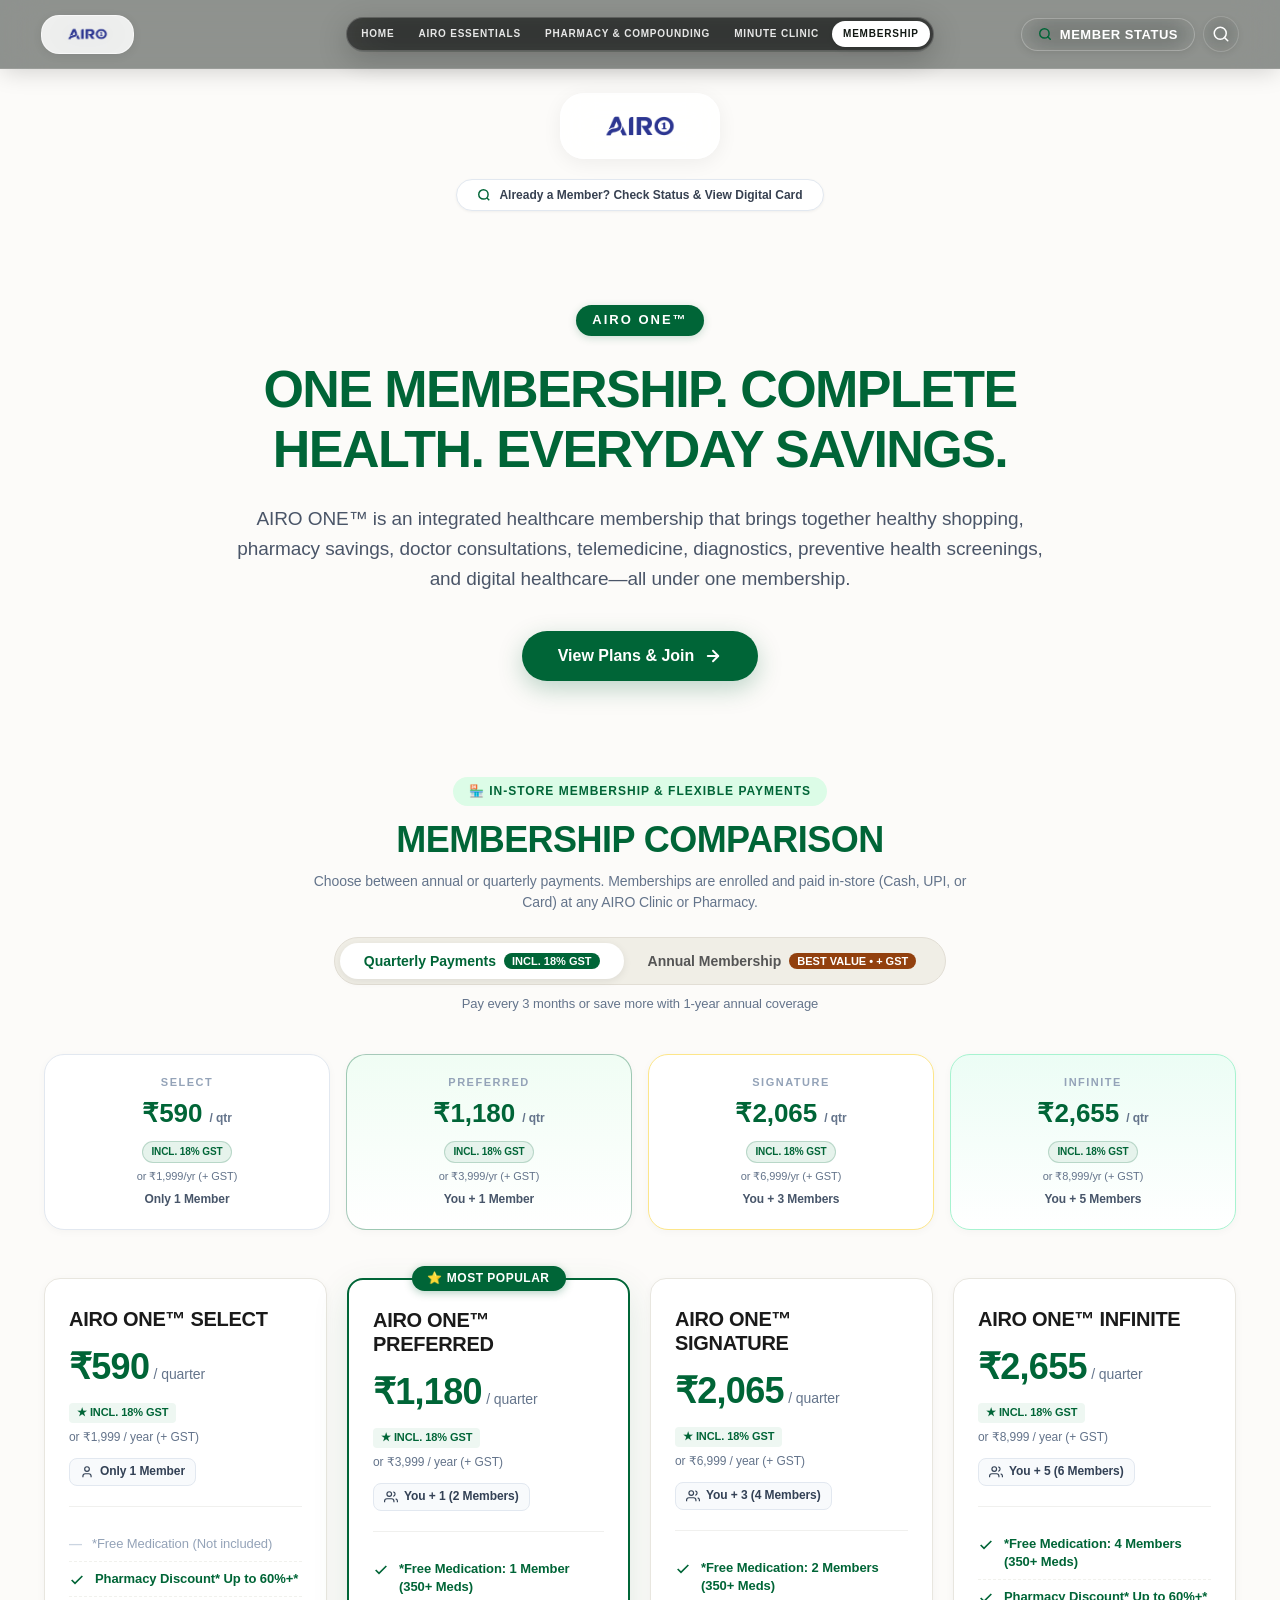
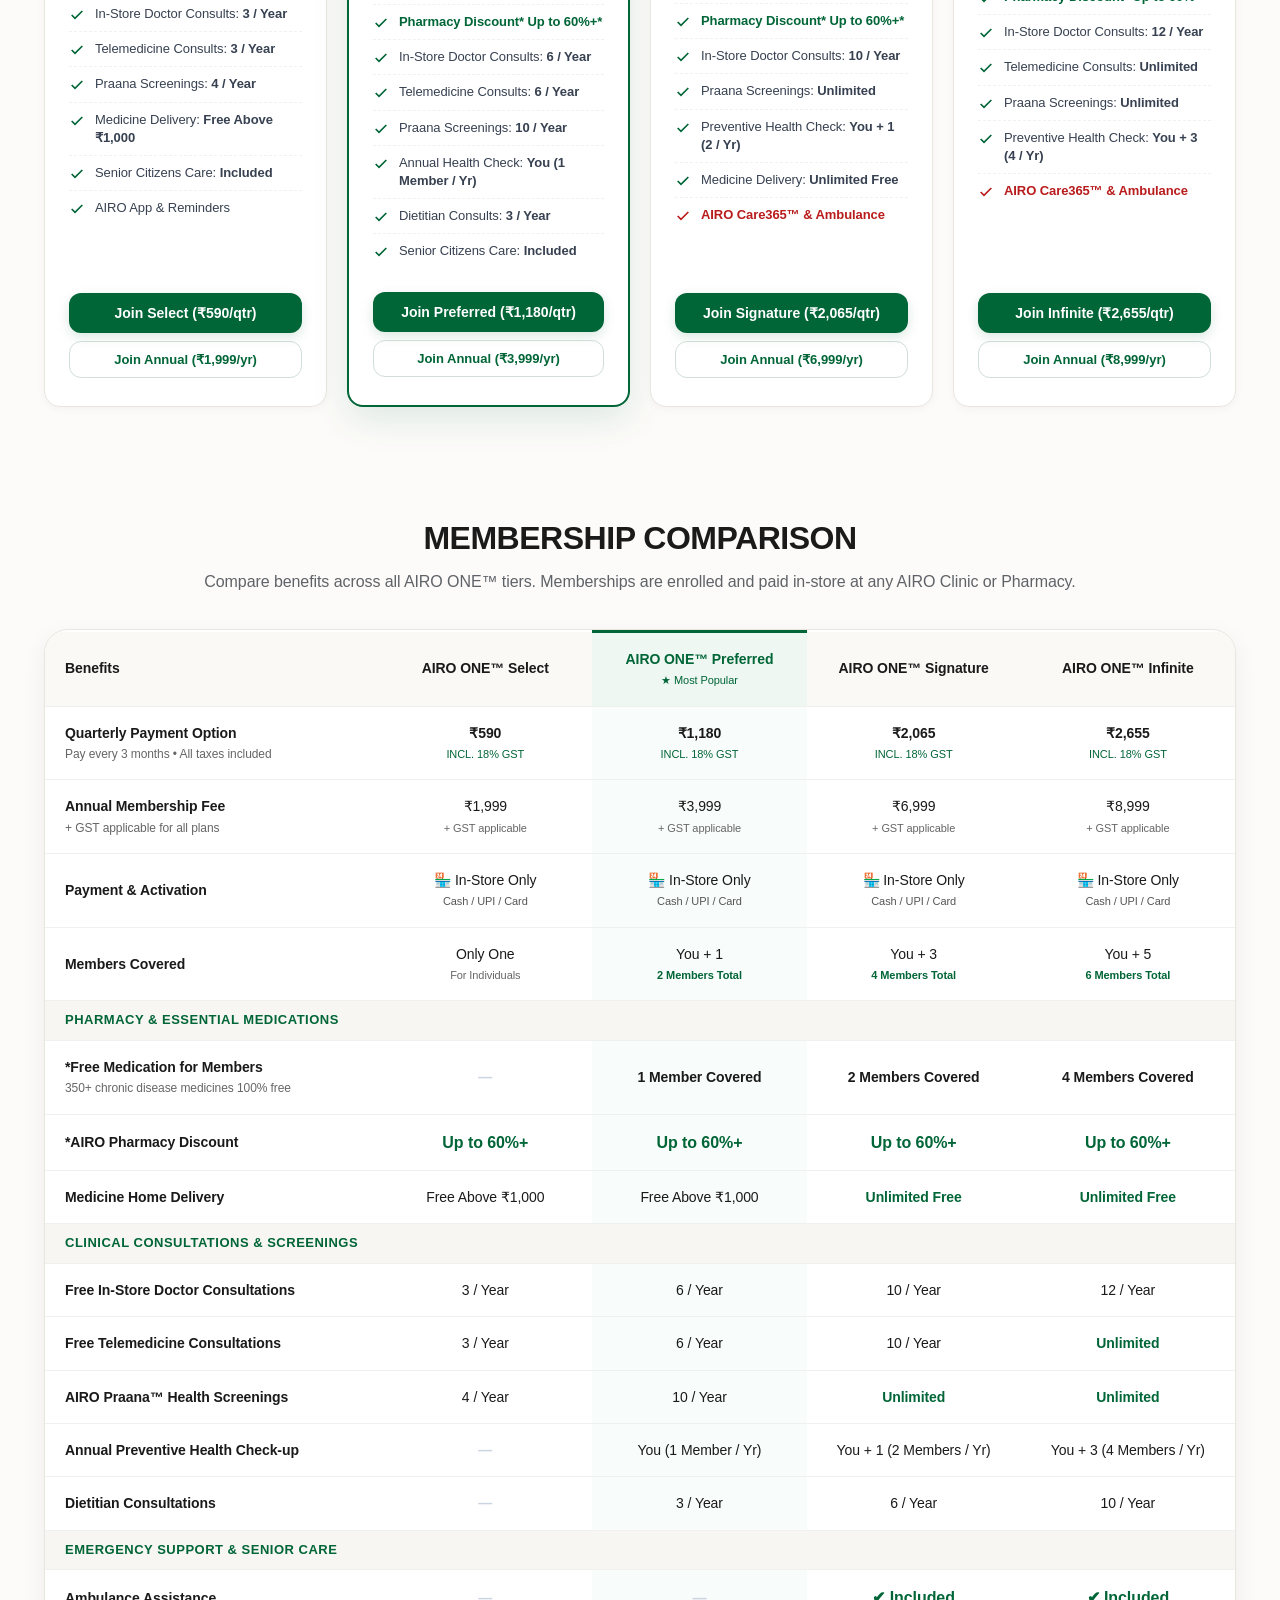
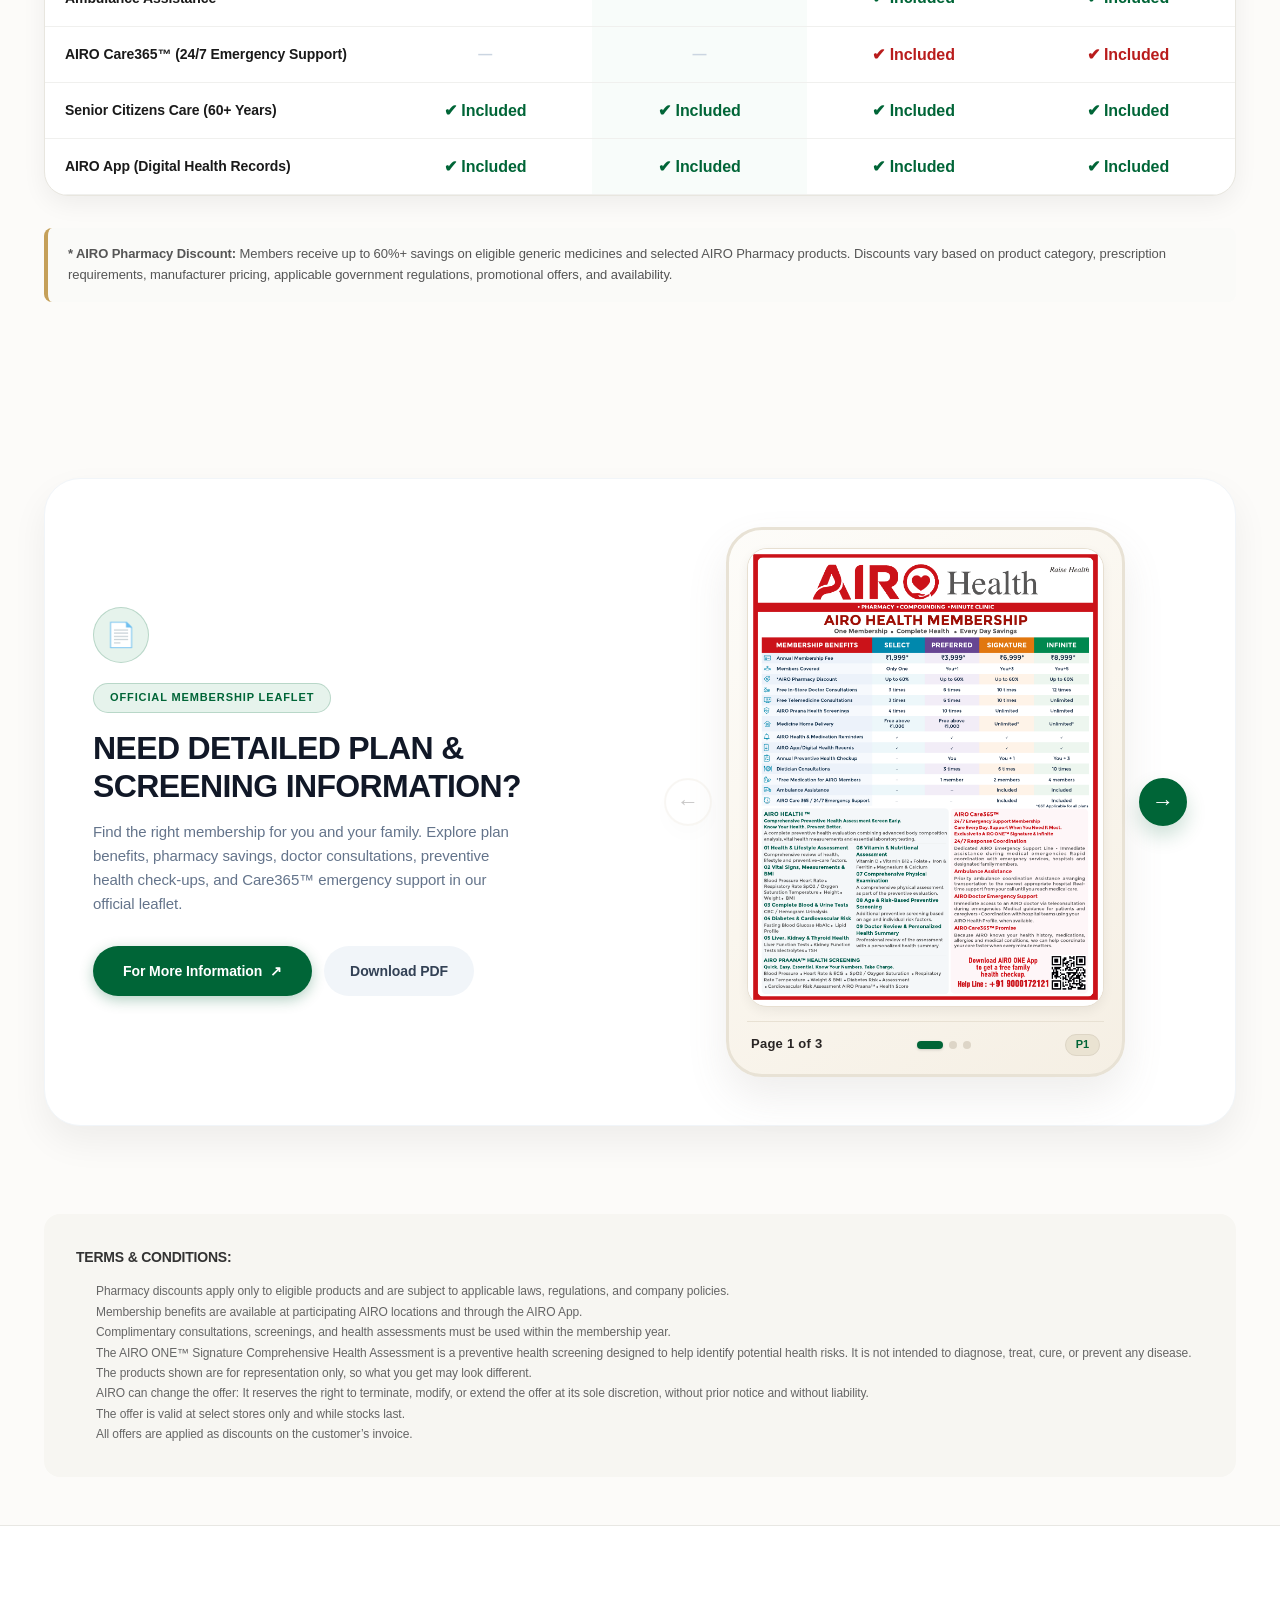
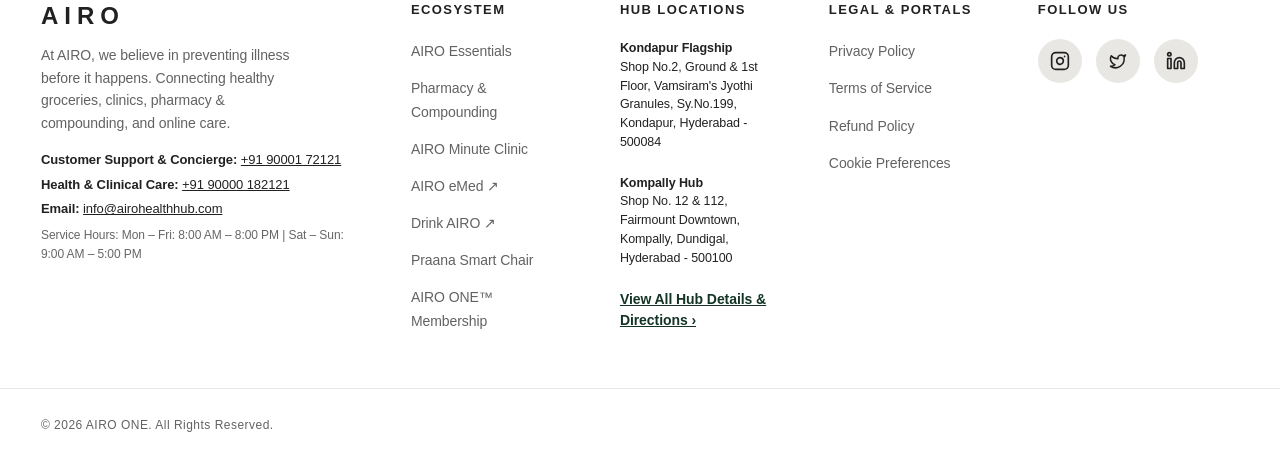
<file: membership.html>
<!DOCTYPE html>
<html lang="en">
<head>
  <meta charset="UTF-8">
  <meta name="viewport" content="width=device-width, initial-scale=1.0">
  <title>AIRO ONE™ Membership | Complete Health, Pharmacy Savings &amp; Preventive Care</title>
  <meta name="description" content="AIRO ONE™ is an integrated healthcare membership that brings together healthy shopping, pharmacy savings, doctor consultations, telemedicine, diagnostics, preventive health screenings, and digital healthcare.">
  
  <!-- Typography: Apple SF Pro System Fonts (SF Pro Display for Headings, SF Pro Text for Body & UI) -->
  <link rel="icon" type="image/png" href="public/airo-health-favicon.png">

  <!-- Core & Custom Stylesheets -->
  <link rel="stylesheet" href="css/styles.css">
  <link rel="stylesheet" href="css/membership.css">

  <style>
    /* Specific nav overrides for membership page */
    .membership-nav-active {
      color: var(--airo-green) !important;
      font-weight: 700 !important;
      position: relative;
    }
    .membership-nav-active::after {
      content: '';
      position: absolute;
      bottom: -6px;
      left: 0;
      width: 100%;
      height: 2px;
      background: var(--airo-green);
      border-radius: 2px;
    }
  </style>
</head>
<body class="membership-page-body">

  <!-- Sticky Ecosystem Header -->
  <header class="site-header" id="topHeader">
    <div class="top-nav-bar">
      <div class="nav-container top-nav-inner">
        <!-- 1. LEFT: Brand Logo -->
        <div class="brand-logo-container">
          <a href="index.html" class="brand-logo" aria-label="AIRO Homepage">
            <img src="public/airo-1-logo.png" alt="AIRO Logo" class="brand-logo-img">
          </a>
        </div>

        <!-- Mobile Center Search Bar (Middle on Mobile Screens <= 900px) -->
        <div class="mobile-center-search" id="mobileSearchTrigger" role="button" tabindex="0" aria-label="Search catalog">
          <svg class="mobile-search-icon" width="15" height="15" viewBox="0 0 24 24" fill="none" stroke="currentColor" stroke-width="2.2" stroke-linecap="round" stroke-linejoin="round" aria-hidden="true">
            <circle cx="11" cy="11" r="8"></circle>
            <line x1="21" y1="21" x2="16.65" y2="16.65"></line>
          </svg>
          <span class="mobile-search-text">Search AIRO...</span>
        </div>

        <!-- 2. CENTER: Perfectly Centered Ecosystem Navigation Menu Bar -->
        <nav class="top-center-menu" aria-label="Ecosystem Services">
          <a href="index.html" class="top-nav-link">Home</a>
          <a href="essentials.html" class="top-nav-link">AIRO Essentials</a>
          <a href="pharmacy.html" class="top-nav-link">Pharmacy &amp; Compounding</a>
          <a href="index.html#minute-clinic-services" class="top-nav-link">Minute Clinic</a>
          <a href="membership.html" class="top-nav-link active">Membership</a>
        </nav>

        <!-- 3. RIGHT: Actions in Balanced Cluster -->
        <div class="top-right-actions">
          <button class="membership-lookup-trigger-btn trigger-lookup-modal" type="button" aria-label="Check Membership Status and View Digital Card">
            <svg width="14" height="14" viewBox="0 0 24 24" fill="none" stroke="currentColor" stroke-width="2.5" stroke-linecap="round" stroke-linejoin="round" aria-hidden="true">
              <circle cx="11" cy="11" r="8"></circle>
              <path d="m21 21-4.3-4.3"></path>
            </svg>
            <span>Member Status</span>
          </button>

          <!-- Search Button (Icon Only) -->
          <button class="icon-btn search-toggle-btn" id="searchToggleBtn" aria-label="Search catalog" title="Search catalog">
            <svg width="18" height="18" viewBox="0 0 24 24" fill="none" stroke="currentColor" stroke-width="2" stroke-linecap="round" stroke-linejoin="round" aria-hidden="true">
              <circle cx="11" cy="11" r="8"></circle>
              <line x1="21" y1="21" x2="16.65" y2="16.65"></line>
            </svg>
          </button>

          <!-- 3-Line Mobile Hamburger Menu Button (Right Side on Mobile) -->
          <button class="mobile-hamburger-btn" id="mobileMenuToggleBtn" aria-label="Toggle navigation menu" aria-expanded="false">
            <span class="ham-bar"></span>
            <span class="ham-bar"></span>
            <span class="ham-bar"></span>
          </button>
        </div>
      </div>
    </div>

    <!-- Mobile Slide-Over Navigation Drawer -->
    <div class="mobile-nav-drawer" id="mobileNavDrawer" aria-hidden="true">
      <div class="mobile-nav-header">
        <span class="mobile-nav-title">Menu</span>
        <button class="mobile-nav-close-btn" id="closeMobileNavBtn" aria-label="Close menu">&times;</button>
      </div>
      <nav class="mobile-nav-links" aria-label="Mobile Navigation">
        <a href="index.html" class="mobile-nav-link"><span>Home</span> ›</a>
        <a href="essentials.html" class="mobile-nav-link"><span>AIRO Essentials</span> ›</a>
        <a href="pharmacy.html" class="mobile-nav-link"><span>Pharmacy &amp; Compounding</span> ›</a>
        <a href="index.html#minute-clinic-services" class="mobile-nav-link"><span>Minute Clinic (141 Services)</span> ›</a>
        <a href="membership.html" class="mobile-nav-link active"><span>AIRO ONE™ Membership</span> ›</a>
      </nav>
      <div class="mobile-nav-footer">
        <button class="mobile-drawer-btn trigger-lookup-modal" type="button">
          <svg width="16" height="16" viewBox="0 0 24 24" fill="none" stroke="currentColor" stroke-width="2"><circle cx="11" cy="11" r="8"></circle><path d="m21 21-4.3-4.3"></path></svg>
          <span>Member Lookup &amp; Digital Card</span>
        </button>
        <a href="tel:+919000172121" class="mobile-drawer-btn" style="text-decoration: none; justify-content: center; background: #006537; color: #FFFFFF; border-color: #006537;">
          <span>Call Concierge: +91 90001 72121</span>
        </a>
      </div>
    </div>
    <div class="mobile-nav-backdrop" id="mobileNavBackdrop" aria-hidden="true"></div>
  </header>

  <!-- Main Content Wrap -->
  <main id="main-content">
    
    <!-- LANDING VIEW (Current Step 0) -->
    <div id="membershipLandingView">

      <!-- Domain-Aware Centered Header Logo & Quick Lookup Pill (From React Component) -->
      <div class="membership-top-brand-center">
        <div class="brand-badge-card">
          <img src="public/airo-1-logo.png" alt="AIRO 1" class="airo-1-brand-img" onerror="this.src='public/airo-one-logo.png';">
        </div>
        <div class="brand-lookup-action">
          <button class="brand-lookup-pill trigger-lookup-modal" type="button" aria-label="Check Membership Status &amp; View Digital Card">
            <svg width="14" height="14" viewBox="0 0 24 24" fill="none" stroke="#006537" stroke-width="2.5"><circle cx="11" cy="11" r="8"></circle><path d="m21 21-4.3-4.3"></path></svg>
            <span>Already a Member? Check Status &amp; View Digital Card</span>
          </button>
        </div>
      </div>
      
      <!-- 1. HERO SECTION -->
      <section class="membership-hero">
        <div class="membership-container">
          
          <span class="membership-hero-badge">AIRO ONE™</span>
          
          <h1 class="membership-hero-title">One Membership. Complete Health. Everyday Savings.</h1>
          
          <p class="membership-hero-subtitle">
            AIRO ONE™ is an integrated healthcare membership that brings together healthy shopping, pharmacy savings, doctor consultations, telemedicine, diagnostics, preventive health screenings, and digital healthcare—all under one membership.
          </p>

          <!-- CTA Buttons -->
          <div class="membership-hero-actions">
            <button class="btn-membership-primary" id="heroViewPlansJoinBtn" type="button">
              <span>View Plans &amp; Join</span>
              <svg width="18" height="18" viewBox="0 0 24 24" fill="none" stroke="currentColor" stroke-width="2.5" stroke-linecap="round" stroke-linejoin="round" aria-hidden="true">
                <line x1="5" y1="12" x2="19" y2="12"></line>
                <polyline points="12 5 19 12 12 19"></polyline>
              </svg>
            </button>
          </div>

        </div>
      </section>

      <!-- 2. MEMBERSHIP PLANS & PRICING -->
      <section class="membership-plans-section" id="membership-plans">
        <div class="membership-container">
          
          <!-- Comparison Section Header from React Component -->
          <div style="text-align: center; margin-bottom: 24px;">
            <span style="background: #dcfce7; color: #006537; padding: 6px 16px; border-radius: 9999px; font-size: 12px; font-weight: 800; text-transform: uppercase; letter-spacing: 1px; display: inline-block; margin-bottom: 12px;">
              🏪 In-Store Membership &amp; Flexible Payments
            </span>
            <h2 style="font-size: clamp(28px, 4vw, 36px); font-weight: 800; color: #006537; margin: 0 0 10px;">Membership Comparison</h2>
            <p style="color: #64748b; max-width: 680px; margin: 0 auto; font-size: 14px; line-height: 1.5;">
              Choose between annual or quarterly payments. Memberships are enrolled and paid in-store (Cash, UPI, or Card) at any AIRO Clinic or Pharmacy.
            </p>
          </div>

          <!-- Segmented Billing Cycle Toggle -->
          <div class="membership-billing-selector">
            <div class="billing-toggle-wrapper" role="tablist" aria-label="Billing Cycle Selector">
              <button class="billing-toggle-btn active" id="billingToggleQuarterly" type="button" role="tab" aria-selected="true">
                <span>Quarterly Payments</span>
                <span class="billing-pill-badge">Incl. 18% GST</span>
              </button>
              <button class="billing-toggle-btn" id="billingToggleAnnual" type="button" role="tab" aria-selected="false">
                <span>Annual Membership</span>
                <span class="billing-pill-badge" style="background: #92400e;">Best Value • + GST</span>
              </button>
            </div>
            <p style="font-size: 13px; color: #64748b; margin-top: 10px;">Pay every 3 months or save more with 1-year annual coverage</p>
          </div>

          <!-- AIRO ONE™ AT A GLANCE (4 Cards Grid From React Component) -->
          <div class="at-a-glance-grid" id="atAGlanceGrid">
            <!-- 1. SELECT -->
            <div class="at-a-glance-card tier-select glance-card-clickable" data-plan="select">
              <span class="at-a-glance-tier-label">SELECT</span>
              <div class="at-a-glance-price"><span class="glance-price-val" id="glancePrice-select">₹590</span> <span class="at-a-glance-cycle" id="glanceCycle-select">/ qtr</span></div>
              <span class="at-a-glance-gst-pill" id="glanceGst-select">INCL. 18% GST</span>
              <div class="at-a-glance-alt-price" id="glanceAlt-select">or ₹1,999/yr (+ GST)</div>
              <div class="at-a-glance-desc">Only 1 Member</div>
            </div>

            <!-- 2. PREFERRED -->
            <div class="at-a-glance-card tier-preferred glance-card-clickable" data-plan="preferred">
              <span class="at-a-glance-tier-label">PREFERRED</span>
              <div class="at-a-glance-price"><span class="glance-price-val" id="glancePrice-preferred">₹1,180</span> <span class="at-a-glance-cycle" id="glanceCycle-preferred">/ qtr</span></div>
              <span class="at-a-glance-gst-pill" id="glanceGst-preferred">INCL. 18% GST</span>
              <div class="at-a-glance-alt-price" id="glanceAlt-preferred">or ₹3,999/yr (+ GST)</div>
              <div class="at-a-glance-desc">You + 1 Member</div>
            </div>

            <!-- 3. SIGNATURE -->
            <div class="at-a-glance-card tier-signature glance-card-clickable" data-plan="signature">
              <span class="at-a-glance-tier-label">SIGNATURE</span>
              <div class="at-a-glance-price"><span class="glance-price-val" id="glancePrice-signature">₹2,065</span> <span class="at-a-glance-cycle" id="glanceCycle-signature">/ qtr</span></div>
              <span class="at-a-glance-gst-pill" id="glanceGst-signature">INCL. 18% GST</span>
              <div class="at-a-glance-alt-price" id="glanceAlt-signature">or ₹6,999/yr (+ GST)</div>
              <div class="at-a-glance-desc">You + 3 Members</div>
            </div>

            <!-- 4. INFINITE -->
            <div class="at-a-glance-card tier-infinite glance-card-clickable" data-plan="infinite">
              <span class="at-a-glance-tier-label">INFINITE</span>
              <div class="at-a-glance-price"><span class="glance-price-val" id="glancePrice-infinite">₹2,655</span> <span class="at-a-glance-cycle" id="glanceCycle-infinite">/ qtr</span></div>
              <span class="at-a-glance-gst-pill" id="glanceGst-infinite">INCL. 18% GST</span>
              <div class="at-a-glance-alt-price" id="glanceAlt-infinite">or ₹8,999/yr (+ GST)</div>
              <div class="at-a-glance-desc">You + 5 Members</div>
            </div>
          </div>

        <!-- 4 Tiers Grid -->
        <div class="membership-plans-grid">
          
          <!-- TIER 1: SELECT -->
          <div class="membership-plan-card" id="plan-select">
            <div class="plan-card-header">
              <h3 class="plan-card-title">AIRO ONE™ Select</h3>
              <div class="plan-price-block">
                <span class="plan-price-main" id="priceMain-select">₹590</span>
                <span class="plan-price-cycle" id="priceCycle-select">/ quarter</span>
              </div>
              <div class="plan-gst-tag" id="gstTag-select">★ INCL. 18% GST</div>
              <div class="plan-alt-price" id="altPrice-select">or ₹1,999 / year (+ GST)</div>
              
              <div class="plan-members-badge">
                <svg width="14" height="14" viewBox="0 0 24 24" fill="none" stroke="currentColor" stroke-width="2"><path d="M19 21v-2a4 4 0 0 0-4-4H9a4 4 0 0 0-4 4v2"></path><circle cx="12" cy="7" r="4"></circle></svg>
                <span>Only 1 Member</span>
              </div>
            </div>

            <ul class="plan-feature-list">
              <li class="plan-feature-item">
                <span class="feature-dash">—</span>
                <span style="color: #94a3b8;">*Free Medication (Not included)</span>
              </li>
              <li class="plan-feature-item feature-highlight">
                <svg width="16" height="16" viewBox="0 0 24 24" fill="none" stroke="#006537" stroke-width="2.5"><polyline points="20 6 9 17 4 12"></polyline></svg>
                <span>Pharmacy Discount* <strong>Up to 60%+*</strong></span>
              </li>
              <li class="plan-feature-item">
                <svg width="16" height="16" viewBox="0 0 24 24" fill="none" stroke="#006537" stroke-width="2.5"><polyline points="20 6 9 17 4 12"></polyline></svg>
                <span>In-Store Doctor Consults: <strong>3 / Year</strong></span>
              </li>
              <li class="plan-feature-item">
                <svg width="16" height="16" viewBox="0 0 24 24" fill="none" stroke="#006537" stroke-width="2.5"><polyline points="20 6 9 17 4 12"></polyline></svg>
                <span>Telemedicine Consults: <strong>3 / Year</strong></span>
              </li>
              <li class="plan-feature-item">
                <svg width="16" height="16" viewBox="0 0 24 24" fill="none" stroke="#006537" stroke-width="2.5"><polyline points="20 6 9 17 4 12"></polyline></svg>
                <span>Praana Screenings: <strong>4 / Year</strong></span>
              </li>
              <li class="plan-feature-item">
                <svg width="16" height="16" viewBox="0 0 24 24" fill="none" stroke="#006537" stroke-width="2.5"><polyline points="20 6 9 17 4 12"></polyline></svg>
                <span>Medicine Delivery: <strong>Free Above ₹1,000</strong></span>
              </li>
              <li class="plan-feature-item">
                <svg width="16" height="16" viewBox="0 0 24 24" fill="none" stroke="#006537" stroke-width="2.5"><polyline points="20 6 9 17 4 12"></polyline></svg>
                <span>Senior Citizens Care: <strong>Included</strong></span>
              </li>
              <li class="plan-feature-item">
                <svg width="16" height="16" viewBox="0 0 24 24" fill="none" stroke="#006537" stroke-width="2.5"><polyline points="20 6 9 17 4 12"></polyline></svg>
                <span>AIRO App &amp; Reminders</span>
              </li>
            </ul>

            <div class="plan-card-actions">
              <button class="btn-card-join btn-enroll-trigger" id="joinBtn-select" data-plan="select" data-cycle="quarterly" type="button">
                Join Select (₹590/qtr)
              </button>
              <button class="btn-card-alt-join btn-enroll-trigger" data-plan="select" data-cycle="annual" type="button">
                Join Annual (₹1,999/yr)
              </button>
            </div>
          </div>

          <!-- TIER 2: PREFERRED (POPULAR) -->
          <div class="membership-plan-card popular-tier" id="plan-preferred">
            <div class="plan-popular-ribbon">⭐ Most Popular</div>
            
            <div class="plan-card-header">
              <h3 class="plan-card-title">AIRO ONE™ Preferred</h3>
              <div class="plan-price-block">
                <span class="plan-price-main" id="priceMain-preferred">₹1,180</span>
                <span class="plan-price-cycle" id="priceCycle-preferred">/ quarter</span>
              </div>
              <div class="plan-gst-tag" id="gstTag-preferred">★ INCL. 18% GST</div>
              <div class="plan-alt-price" id="altPrice-preferred">or ₹3,999 / year (+ GST)</div>
              
              <div class="plan-members-badge">
                <svg width="14" height="14" viewBox="0 0 24 24" fill="none" stroke="currentColor" stroke-width="2"><path d="M17 21v-2a4 4 0 0 0-4-4H5a4 4 0 0 0-4 4v2"></path><circle cx="9" cy="7" r="4"></circle><path d="M23 21v-2a4 4 0 0 0-3-3.87"></path><path d="M16 3.13a4 4 0 0 1 0 7.75"></path></svg>
                <span>You + 1 (2 Members)</span>
              </div>
            </div>

            <ul class="plan-feature-list">
              <li class="plan-feature-item feature-highlight">
                <svg width="16" height="16" viewBox="0 0 24 24" fill="none" stroke="#006537" stroke-width="2.5"><polyline points="20 6 9 17 4 12"></polyline></svg>
                <span>*Free Medication: <strong>1 Member (350+ Meds)</strong></span>
              </li>
              <li class="plan-feature-item feature-highlight">
                <svg width="16" height="16" viewBox="0 0 24 24" fill="none" stroke="#006537" stroke-width="2.5"><polyline points="20 6 9 17 4 12"></polyline></svg>
                <span>Pharmacy Discount* <strong>Up to 60%+*</strong></span>
              </li>
              <li class="plan-feature-item">
                <svg width="16" height="16" viewBox="0 0 24 24" fill="none" stroke="#006537" stroke-width="2.5"><polyline points="20 6 9 17 4 12"></polyline></svg>
                <span>In-Store Doctor Consults: <strong>6 / Year</strong></span>
              </li>
              <li class="plan-feature-item">
                <svg width="16" height="16" viewBox="0 0 24 24" fill="none" stroke="#006537" stroke-width="2.5"><polyline points="20 6 9 17 4 12"></polyline></svg>
                <span>Telemedicine Consults: <strong>6 / Year</strong></span>
              </li>
              <li class="plan-feature-item">
                <svg width="16" height="16" viewBox="0 0 24 24" fill="none" stroke="#006537" stroke-width="2.5"><polyline points="20 6 9 17 4 12"></polyline></svg>
                <span>Praana Screenings: <strong>10 / Year</strong></span>
              </li>
              <li class="plan-feature-item">
                <svg width="16" height="16" viewBox="0 0 24 24" fill="none" stroke="#006537" stroke-width="2.5"><polyline points="20 6 9 17 4 12"></polyline></svg>
                <span>Annual Health Check: <strong>You (1 Member / Yr)</strong></span>
              </li>
              <li class="plan-feature-item">
                <svg width="16" height="16" viewBox="0 0 24 24" fill="none" stroke="#006537" stroke-width="2.5"><polyline points="20 6 9 17 4 12"></polyline></svg>
                <span>Dietitian Consults: <strong>3 / Year</strong></span>
              </li>
              <li class="plan-feature-item">
                <svg width="16" height="16" viewBox="0 0 24 24" fill="none" stroke="#006537" stroke-width="2.5"><polyline points="20 6 9 17 4 12"></polyline></svg>
                <span>Senior Citizens Care: <strong>Included</strong></span>
              </li>
            </ul>

            <div class="plan-card-actions">
              <button class="btn-card-join btn-enroll-trigger" id="joinBtn-preferred" data-plan="preferred" data-cycle="quarterly" type="button">
                Join Preferred (₹1,180/qtr)
              </button>
              <button class="btn-card-alt-join btn-enroll-trigger" data-plan="preferred" data-cycle="annual" type="button">
                Join Annual (₹3,999/yr)
              </button>
            </div>
          </div>

          <!-- TIER 3: SIGNATURE -->
          <div class="membership-plan-card" id="plan-signature">
            <div class="plan-card-header">
              <h3 class="plan-card-title">AIRO ONE™ Signature</h3>
              <div class="plan-price-block">
                <span class="plan-price-main" id="priceMain-signature">₹2,065</span>
                <span class="plan-price-cycle" id="priceCycle-signature">/ quarter</span>
              </div>
              <div class="plan-gst-tag" id="gstTag-signature">★ INCL. 18% GST</div>
              <div class="plan-alt-price" id="altPrice-signature">or ₹6,999 / year (+ GST)</div>
              
              <div class="plan-members-badge">
                <svg width="14" height="14" viewBox="0 0 24 24" fill="none" stroke="currentColor" stroke-width="2"><path d="M17 21v-2a4 4 0 0 0-4-4H5a4 4 0 0 0-4 4v2"></path><circle cx="9" cy="7" r="4"></circle><path d="M23 21v-2a4 4 0 0 0-3-3.87"></path><path d="M16 3.13a4 4 0 0 1 0 7.75"></path></svg>
                <span>You + 3 (4 Members)</span>
              </div>
            </div>

            <ul class="plan-feature-list">
              <li class="plan-feature-item feature-highlight">
                <svg width="16" height="16" viewBox="0 0 24 24" fill="none" stroke="#006537" stroke-width="2.5"><polyline points="20 6 9 17 4 12"></polyline></svg>
                <span>*Free Medication: <strong>2 Members (350+ Meds)</strong></span>
              </li>
              <li class="plan-feature-item feature-highlight">
                <svg width="16" height="16" viewBox="0 0 24 24" fill="none" stroke="#006537" stroke-width="2.5"><polyline points="20 6 9 17 4 12"></polyline></svg>
                <span>Pharmacy Discount* <strong>Up to 60%+*</strong></span>
              </li>
              <li class="plan-feature-item">
                <svg width="16" height="16" viewBox="0 0 24 24" fill="none" stroke="#006537" stroke-width="2.5"><polyline points="20 6 9 17 4 12"></polyline></svg>
                <span>In-Store Doctor Consults: <strong>10 / Year</strong></span>
              </li>
              <li class="plan-feature-item">
                <svg width="16" height="16" viewBox="0 0 24 24" fill="none" stroke="#006537" stroke-width="2.5"><polyline points="20 6 9 17 4 12"></polyline></svg>
                <span>Praana Screenings: <strong>Unlimited</strong></span>
              </li>
              <li class="plan-feature-item">
                <svg width="16" height="16" viewBox="0 0 24 24" fill="none" stroke="#006537" stroke-width="2.5"><polyline points="20 6 9 17 4 12"></polyline></svg>
                <span>Preventive Health Check: <strong>You + 1 (2 / Yr)</strong></span>
              </li>
              <li class="plan-feature-item">
                <svg width="16" height="16" viewBox="0 0 24 24" fill="none" stroke="#006537" stroke-width="2.5"><polyline points="20 6 9 17 4 12"></polyline></svg>
                <span>Medicine Delivery: <strong>Unlimited Free</strong></span>
              </li>
              <li class="plan-feature-item" style="color: #b91c1c; font-weight: 600;">
                <svg width="16" height="16" viewBox="0 0 24 24" fill="none" stroke="#b91c1c" stroke-width="2.5"><polyline points="20 6 9 17 4 12"></polyline></svg>
                <span>AIRO Care365™ &amp; Ambulance</span>
              </li>
            </ul>

            <div class="plan-card-actions">
              <button class="btn-card-join btn-enroll-trigger" id="joinBtn-signature" data-plan="signature" data-cycle="quarterly" type="button">
                Join Signature (₹2,065/qtr)
              </button>
              <button class="btn-card-alt-join btn-enroll-trigger" data-plan="signature" data-cycle="annual" type="button">
                Join Annual (₹6,999/yr)
              </button>
            </div>
          </div>

          <!-- TIER 4: INFINITE -->
          <div class="membership-plan-card" id="plan-infinite">
            <div class="plan-card-header">
              <h3 class="plan-card-title">AIRO ONE™ Infinite</h3>
              <div class="plan-price-block">
                <span class="plan-price-main" id="priceMain-infinite">₹2,655</span>
                <span class="plan-price-cycle" id="priceCycle-infinite">/ quarter</span>
              </div>
              <div class="plan-gst-tag" id="gstTag-infinite">★ INCL. 18% GST</div>
              <div class="plan-alt-price" id="altPrice-infinite">or ₹8,999 / year (+ GST)</div>
              
              <div class="plan-members-badge">
                <svg width="14" height="14" viewBox="0 0 24 24" fill="none" stroke="currentColor" stroke-width="2"><path d="M17 21v-2a4 4 0 0 0-4-4H5a4 4 0 0 0-4 4v2"></path><circle cx="9" cy="7" r="4"></circle><path d="M23 21v-2a4 4 0 0 0-3-3.87"></path><path d="M16 3.13a4 4 0 0 1 0 7.75"></path></svg>
                <span>You + 5 (6 Members)</span>
              </div>
            </div>

            <ul class="plan-feature-list">
              <li class="plan-feature-item feature-highlight">
                <svg width="16" height="16" viewBox="0 0 24 24" fill="none" stroke="#006537" stroke-width="2.5"><polyline points="20 6 9 17 4 12"></polyline></svg>
                <span>*Free Medication: <strong>4 Members (350+ Meds)</strong></span>
              </li>
              <li class="plan-feature-item feature-highlight">
                <svg width="16" height="16" viewBox="0 0 24 24" fill="none" stroke="#006537" stroke-width="2.5"><polyline points="20 6 9 17 4 12"></polyline></svg>
                <span>Pharmacy Discount* <strong>Up to 60%+*</strong></span>
              </li>
              <li class="plan-feature-item">
                <svg width="16" height="16" viewBox="0 0 24 24" fill="none" stroke="#006537" stroke-width="2.5"><polyline points="20 6 9 17 4 12"></polyline></svg>
                <span>In-Store Doctor Consults: <strong>12 / Year</strong></span>
              </li>
              <li class="plan-feature-item">
                <svg width="16" height="16" viewBox="0 0 24 24" fill="none" stroke="#006537" stroke-width="2.5"><polyline points="20 6 9 17 4 12"></polyline></svg>
                <span>Telemedicine Consults: <strong>Unlimited</strong></span>
              </li>
              <li class="plan-feature-item">
                <svg width="16" height="16" viewBox="0 0 24 24" fill="none" stroke="#006537" stroke-width="2.5"><polyline points="20 6 9 17 4 12"></polyline></svg>
                <span>Praana Screenings: <strong>Unlimited</strong></span>
              </li>
              <li class="plan-feature-item">
                <svg width="16" height="16" viewBox="0 0 24 24" fill="none" stroke="#006537" stroke-width="2.5"><polyline points="20 6 9 17 4 12"></polyline></svg>
                <span>Preventive Health Check: <strong>You + 3 (4 / Yr)</strong></span>
              </li>
              <li class="plan-feature-item" style="color: #b91c1c; font-weight: 600;">
                <svg width="16" height="16" viewBox="0 0 24 24" fill="none" stroke="#b91c1c" stroke-width="2.5"><polyline points="20 6 9 17 4 12"></polyline></svg>
                <span>AIRO Care365™ &amp; Ambulance</span>
              </li>
            </ul>

            <div class="plan-card-actions">
              <button class="btn-card-join btn-enroll-trigger" id="joinBtn-infinite" data-plan="infinite" data-cycle="quarterly" type="button">
                Join Infinite (₹2,655/qtr)
              </button>
              <button class="btn-card-alt-join btn-enroll-trigger" data-plan="infinite" data-cycle="annual" type="button">
                Join Annual (₹8,999/yr)
              </button>
            </div>
          </div>

        </div>

      </div>
    </section>

    <!-- 3. DETAILED COMPARISON MATRIX TABLE -->
    <section class="comparison-section" id="comparison-matrix">
      <div class="membership-container">
        
        <div class="comparison-header">
          <h2 class="comparison-title">Membership Comparison</h2>
          <p class="comparison-subtitle">Compare benefits across all AIRO ONE™ tiers. Memberships are enrolled and paid in-store at any AIRO Clinic or Pharmacy.</p>
        </div>

        <div class="comparison-table-wrapper">
          <table class="comparison-table">
            <thead>
              <tr>
                <th style="width: 28%;">Benefits</th>
                <th class="col-tier">AIRO ONE™ Select</th>
                <th class="col-tier tier-popular">AIRO ONE™ Preferred<br><span style="font-size: 11px; font-weight: normal; color: #006537;">★ Most Popular</span></th>
                <th class="col-tier">AIRO ONE™ Signature</th>
                <th class="col-tier">AIRO ONE™ Infinite</th>
              </tr>
            </thead>
            <tbody>
              <!-- Row 1: Quarterly Option -->
              <tr>
                <td><strong>Quarterly Payment Option</strong><br><span style="font-size: 12px; color: #666;">Pay every 3 months • All taxes included</span></td>
                <td class="col-tier"><strong>₹590</strong><br><span style="font-size: 11px; color: #006537;">INCL. 18% GST</span></td>
                <td class="col-tier tier-popular"><strong>₹1,180</strong><br><span style="font-size: 11px; color: #006537;">INCL. 18% GST</span></td>
                <td class="col-tier"><strong>₹2,065</strong><br><span style="font-size: 11px; color: #006537;">INCL. 18% GST</span></td>
                <td class="col-tier"><strong>₹2,655</strong><br><span style="font-size: 11px; color: #006537;">INCL. 18% GST</span></td>
              </tr>
              <!-- Row 2: Annual Fee -->
              <tr>
                <td><strong>Annual Membership Fee</strong><br><span style="font-size: 12px; color: #666;">+ GST applicable for all plans</span></td>
                <td class="col-tier">₹1,999<br><span style="font-size: 11px; color: #666;">+ GST applicable</span></td>
                <td class="col-tier tier-popular">₹3,999<br><span style="font-size: 11px; color: #666;">+ GST applicable</span></td>
                <td class="col-tier">₹6,999<br><span style="font-size: 11px; color: #666;">+ GST applicable</span></td>
                <td class="col-tier">₹8,999<br><span style="font-size: 11px; color: #666;">+ GST applicable</span></td>
              </tr>
              <!-- Row 3: Payment & Activation -->
              <tr>
                <td><strong>Payment &amp; Activation</strong></td>
                <td class="col-tier">🏪 In-Store Only<br><span style="font-size: 11px; color: #555;">Cash / UPI / Card</span></td>
                <td class="col-tier tier-popular">🏪 In-Store Only<br><span style="font-size: 11px; color: #555;">Cash / UPI / Card</span></td>
                <td class="col-tier">🏪 In-Store Only<br><span style="font-size: 11px; color: #555;">Cash / UPI / Card</span></td>
                <td class="col-tier">🏪 In-Store Only<br><span style="font-size: 11px; color: #555;">Cash / UPI / Card</span></td>
              </tr>
              <!-- Row 4: Members Covered -->
              <tr>
                <td><strong>Members Covered</strong></td>
                <td class="col-tier">Only One<br><span style="font-size: 11px; color: #666;">For Individuals</span></td>
                <td class="col-tier tier-popular">You + 1<br><span style="font-size: 11px; color: #006537; font-weight: 600;">2 Members Total</span></td>
                <td class="col-tier">You + 3<br><span style="font-size: 11px; color: #006537; font-weight: 600;">4 Members Total</span></td>
                <td class="col-tier">You + 5<br><span style="font-size: 11px; color: #006537; font-weight: 600;">6 Members Total</span></td>
              </tr>
              <!-- Category: Pharmacy & Medicine -->
              <tr class="table-cat-row">
                <td colspan="5">Pharmacy &amp; Essential Medications</td>
              </tr>
              <tr>
                <td><strong>*Free Medication for Members</strong><br><span style="font-size: 12px; color: #666;">350+ chronic disease medicines 100% free</span></td>
                <td class="col-tier"><span class="feature-dash">—</span></td>
                <td class="col-tier tier-popular"><strong>1 Member Covered</strong></td>
                <td class="col-tier"><strong>2 Members Covered</strong></td>
                <td class="col-tier"><strong>4 Members Covered</strong></td>
              </tr>
              <tr>
                <td><strong>*AIRO Pharmacy Discount</strong></td>
                <td class="col-tier"><span class="feature-check">Up to 60%+</span></td>
                <td class="col-tier tier-popular"><span class="feature-check">Up to 60%+</span></td>
                <td class="col-tier"><span class="feature-check">Up to 60%+</span></td>
                <td class="col-tier"><span class="feature-check">Up to 60%+</span></td>
              </tr>
              <tr>
                <td><strong>Medicine Home Delivery</strong></td>
                <td class="col-tier">Free Above ₹1,000</td>
                <td class="col-tier tier-popular">Free Above ₹1,000</td>
                <td class="col-tier"><strong style="color: #006537;">Unlimited Free</strong></td>
                <td class="col-tier"><strong style="color: #006537;">Unlimited Free</strong></td>
              </tr>
              <!-- Category: Clinical Consultations & Diagnostics -->
              <tr class="table-cat-row">
                <td colspan="5">Clinical Consultations &amp; Screenings</td>
              </tr>
              <tr>
                <td><strong>Free In-Store Doctor Consultations</strong></td>
                <td class="col-tier">3 / Year</td>
                <td class="col-tier tier-popular">6 / Year</td>
                <td class="col-tier">10 / Year</td>
                <td class="col-tier">12 / Year</td>
              </tr>
              <tr>
                <td><strong>Free Telemedicine Consultations</strong></td>
                <td class="col-tier">3 / Year</td>
                <td class="col-tier tier-popular">6 / Year</td>
                <td class="col-tier">10 / Year</td>
                <td class="col-tier"><strong style="color: #006537;">Unlimited</strong></td>
              </tr>
              <tr>
                <td><strong>AIRO Praana™ Health Screenings</strong></td>
                <td class="col-tier">4 / Year</td>
                <td class="col-tier tier-popular">10 / Year</td>
                <td class="col-tier"><strong style="color: #006537;">Unlimited</strong></td>
                <td class="col-tier"><strong style="color: #006537;">Unlimited</strong></td>
              </tr>
              <tr>
                <td><strong>Annual Preventive Health Check-up</strong></td>
                <td class="col-tier"><span class="feature-dash">—</span></td>
                <td class="col-tier tier-popular">You (1 Member / Yr)</td>
                <td class="col-tier">You + 1 (2 Members / Yr)</td>
                <td class="col-tier">You + 3 (4 Members / Yr)</td>
              </tr>
              <tr>
                <td><strong>Dietitian Consultations</strong></td>
                <td class="col-tier"><span class="feature-dash">—</span></td>
                <td class="col-tier tier-popular">3 / Year</td>
                <td class="col-tier">6 / Year</td>
                <td class="col-tier">10 / Year</td>
              </tr>
              <!-- Category: Emergency & Special Support -->
              <tr class="table-cat-row">
                <td colspan="5">Emergency Support &amp; Senior Care</td>
              </tr>
              <tr>
                <td><strong>Ambulance Assistance</strong></td>
                <td class="col-tier"><span class="feature-dash">—</span></td>
                <td class="col-tier tier-popular"><span class="feature-dash">—</span></td>
                <td class="col-tier"><span class="feature-check">✔ Included</span></td>
                <td class="col-tier"><span class="feature-check">✔ Included</span></td>
              </tr>
              <tr>
                <td><strong>AIRO Care365™ (24/7 Emergency Support)</strong></td>
                <td class="col-tier"><span class="feature-dash">—</span></td>
                <td class="col-tier tier-popular"><span class="feature-dash">—</span></td>
                <td class="col-tier"><span class="feature-check" style="color: #b91c1c;">✔ Included</span></td>
                <td class="col-tier"><span class="feature-check" style="color: #b91c1c;">✔ Included</span></td>
              </tr>
              <tr>
                <td><strong>Senior Citizens Care (60+ Years)</strong></td>
                <td class="col-tier"><span class="feature-check">✔ Included</span></td>
                <td class="col-tier tier-popular"><span class="feature-check">✔ Included</span></td>
                <td class="col-tier"><span class="feature-check">✔ Included</span></td>
                <td class="col-tier"><span class="feature-check">✔ Included</span></td>
              </tr>
              <tr>
                <td><strong>AIRO App (Digital Health Records)</strong></td>
                <td class="col-tier"><span class="feature-check">✔ Included</span></td>
                <td class="col-tier tier-popular"><span class="feature-check">✔ Included</span></td>
                <td class="col-tier"><span class="feature-check">✔ Included</span></td>
                <td class="col-tier"><span class="feature-check">✔ Included</span></td>
              </tr>
            </tbody>
          </table>
        </div>

        <!-- Pharmacy Discount Note -->
        <div class="pharmacy-note-box">
          <strong>* AIRO Pharmacy Discount:</strong> Members receive up to 60%+ savings on eligible generic medicines and selected AIRO Pharmacy products. Discounts vary based on product category, prescription requirements, manufacturer pricing, applicable government regulations, promotional offers, and availability.
        </div>

      </div>
    </section>

    <!-- 4. FOR MORE INFORMATION - SIDE-BY-SIDE (WARM CREAM CARD + IMAGE 2 BORDERS + OUTSIDE NAV ARROWS) -->
    <section class="spotlight-section" id="more-info-leaflet" style="padding: 40px 0;">
      <div class="membership-container">
        <div style="background: #ffffff; border-radius: 36px; padding: 48px; box-shadow: 0 16px 36px rgba(0, 0, 0, 0.06); border: 1px solid #f1f5f9; max-width: 1240px; margin: 0 auto;">
          <div style="display: grid; grid-template-columns: repeat(auto-fit, minmax(320px, 1fr)); gap: 48px; align-items: center;">
            
            <!-- Left Side: Clean Minimalist Info & CTA (Matches Image 1 Left Side) -->
            <div style="display: flex; flex-direction: column; justify-content: center; gap: 20px; text-align: left;">
              <div style="width: 56px; height: 56px; border-radius: 50%; background: #e6f3ec; border: 1px solid rgba(0, 101, 55, 0.2); display: flex; align-items: center; justify-content: center; font-size: 24px;">
                📄
              </div>

              <div>
                <span style="display: inline-block; background: #e6f3ec; color: #006537; padding: 6px 16px; border-radius: 9999px; font-size: 11px; font-weight: 700; text-transform: uppercase; letter-spacing: 0.08em; border: 1px solid rgba(0, 101, 55, 0.2); margin-bottom: 16px;">
                  Official Membership Leaflet
                </span>
                <h2 style="font-size: 32px; font-weight: 800; color: #111827; margin: 0 0 14px; line-height: 1.2; letter-spacing: -0.02em;">
                  Need Detailed Plan &amp; Screening Information?
                </h2>
                <p style="font-size: 15px; color: #64748b; line-height: 1.6; margin: 0; max-width: 440px;">
                  Find the right membership for you and your family. Explore plan benefits, pharmacy savings, doctor consultations, preventive health check-ups, and Care365™ emergency support in our official leaflet.
                </p>

              </div>

              <div style="display: flex; gap: 12px; flex-wrap: wrap; padding-top: 10px;">
                <a href="assets/Leaf-Let-membership.pdf" target="_blank" rel="noopener noreferrer" style="display: inline-flex; align-items: center; gap: 8px; background: #006537; color: #ffffff; padding: 15px 30px; border-radius: 9999px; font-weight: 700; font-size: 14px; text-decoration: none; box-shadow: 0 4px 14px rgba(0, 101, 55, 0.3); transition: all 0.2s;">
                  <span>For More Information</span>
                  <span>↗</span>
                </a>
                <a href="assets/Leaf-Let-membership.pdf" download="AIRO_ONE_Membership_Leaflet.pdf" style="display: inline-flex; align-items: center; gap: 8px; background: #f1f5f9; color: #334155; padding: 15px 26px; border-radius: 9999px; font-weight: 600; font-size: 14px; text-decoration: none; transition: all 0.2s;">
                  <span>Download PDF</span>
                </a>
              </div>
            </div>

            <!-- Right Side: Warm Cream Showcase Card with Outside Navigation Arrows -->
            <div style="display: flex; flex-direction: column; align-items: center; justify-content: center;">
              <div style="position: relative; display: flex; align-items: center; justify-content: center; gap: 14px; width: 100%; max-width: 580px;">
                
                <!-- Left Navigation Arrow - OUTSIDE the card -->
                <button id="leaflet-side-prev" type="button" onclick="setLeafletPage(currentLeafletPage - 1)" style="flex-shrink: 0; width: 48px; height: 48px; border-radius: 50%; background: #ffffff; color: #292524; border: 2px solid #e7dfd1; box-shadow: 0 10px 20px rgba(0,0,0,0.06); display: flex; align-items: center; justify-content: center; cursor: not-allowed; opacity: 0.25; transition: all 0.2s; font-size: 22px; font-weight: bold; z-index: 10;" aria-label="Previous Page" title="Previous Page">
                  &#8592;
                </button>

                <!-- Warm Cream Card (Matches Image 2 Borders & Framing) -->
                <div style="flex: 1; max-width: 460px; border-radius: 36px; background: linear-gradient(145deg, #fdfcf9 0%, #faf6ee 50%, #f5efe4 100%); padding: 18px; border: 3px solid #e8e2d5; box-shadow: 0 20px 40px rgba(120, 113, 108, 0.12); display: flex; flex-direction: column; justify-content: space-between;">
                  
                  <!-- Leaflet Page Image with Inner Rounded Frame (Matching Image 2) -->
                  <div style="position: relative; width: 100%; border-radius: 20px; overflow: hidden; background: #ffffff; box-shadow: 0 4px 12px rgba(0,0,0,0.06); border: 1px solid #e7dfd1; aspect-ratio: 1313 / 1688; display: flex; align-items: center; justify-content: center;">
                    <img id="leaflet-page-img" src="assets/leaflet-pages/page-1.png" alt="AIRO ONE Membership Leaflet - Page 1" style="width: 100%; height: 100%; object-fit: contain; user-select: none; display: block;">
                  </div>

                  <!-- Bottom Controls Bar inside Cream Card -->
                  <div style="margin-top: 14px; padding-top: 12px; border-top: 1px solid #e8e1d3; display: flex; align-items: center; justify-content: space-between; color: #292524; padding-left: 4px; padding-right: 4px;">
                    <span id="leaflet-page-num" style="font-size: 13px; font-weight: 700; color: #292524; letter-spacing: 0.02em;">
                      Page 1 of 3
                    </span>

                    <!-- Page Pill Indicators -->
                    <div style="display: flex; align-items: center; gap: 6px;">
                      <button id="leaflet-dot-1" type="button" onclick="setLeafletPage(1)" style="height: 8px; width: 26px; border-radius: 9999px; background: #006537; border: none; cursor: pointer; transition: all 0.2s; padding: 0; box-shadow: 0 1px 3px rgba(0,0,0,0.15);"></button>
                      <button id="leaflet-dot-2" type="button" onclick="setLeafletPage(2)" style="height: 8px; width: 8px; border-radius: 9999px; background: #ddd5c7; border: none; cursor: pointer; transition: all 0.2s; padding: 0;"></button>
                      <button id="leaflet-dot-3" type="button" onclick="setLeafletPage(3)" style="height: 8px; width: 8px; border-radius: 9999px; background: #ddd5c7; border: none; cursor: pointer; transition: all 0.2s; padding: 0;"></button>
                      
                    </div>

                    <span style="font-size: 11px; font-weight: 700; color: #006537; background: #eae3d2; padding: 2px 10px; border-radius: 9999px; border: 1px solid #ddd5c5;">
                      P1
                    </span>
                  </div>

                </div>

                <!-- Right Navigation Arrow - OUTSIDE the card -->
                <button id="leaflet-side-next" type="button" onclick="setLeafletPage(currentLeafletPage + 1)" style="flex-shrink: 0; width: 48px; height: 48px; border-radius: 50%; background: #006537; color: #ffffff; border: 2px solid #006537; box-shadow: 0 10px 20px rgba(0, 101, 55, 0.2); display: flex; align-items: center; justify-content: center; cursor: pointer; opacity: 1; transition: all 0.2s; font-size: 22px; font-weight: bold; z-index: 10;" aria-label="Next Page" title="Next Page">
                  &#8594;
                </button>

              </div>
            </div>

          </div>
        </div>
      </div>
    </section>

    <script>
      var currentLeafletPage = 1;
      function setLeafletPage(page) {
        if (page < 1 || page > 3) return;
        currentLeafletPage = page;
        var img = document.getElementById("leaflet-page-img");
        if (img) img.src = "assets/leaflet-pages/page-" + page + ".png";
        var num = document.getElementById("leaflet-page-num");
        if (num) num.innerText = "Page " + page + " of 3";
        
        var sidePrev = document.getElementById("leaflet-side-prev");
        var sideNext = document.getElementById("leaflet-side-next");
        if (sidePrev) {
          sidePrev.style.opacity = page === 1 ? "0.25" : "1";
          sidePrev.style.cursor = page === 1 ? "not-allowed" : "pointer";
        }
        if (sideNext) {
          sideNext.style.opacity = page === 3 ? "0.25" : "1";
          sideNext.style.cursor = page === 3 ? "not-allowed" : "pointer";
        }

        for (var i = 1; i <= 3; i++) {
          var dot = document.getElementById("leaflet-dot-" + i);
          if (dot) {
            dot.style.width = i === page ? "26px" : "8px";
            dot.style.background = i === page ? "#006537" : "#ddd5c7";
          }
        }
      }
    </script>

    

    </div><!-- /#membershipLandingView -->

    <!-- ========================================================================
         INLINE REGISTRATION STEPPER SECTION (Step 1 -> Step 2 -> Step 3)
         From React Membership Component
         ======================================================================== -->
    <section class="membership-stepper-section" id="membershipStepperSection" style="display: none;">
      
      <!-- Stepper Nav Bar -->
      <div class="stepper-nav-bar" id="stepperNavBar">
        <div class="stepper-progress-line"></div>
        <div class="stepper-progress-fill" id="stepperProgressFill"></div>

        <div class="stepper-node active" id="stepperNode1" data-step="1">
          <div class="stepper-circle">1</div>
          <span class="stepper-label">Personal Details</span>
        </div>

        <div class="stepper-node" id="stepperNode2" data-step="2">
          <div class="stepper-circle">2</div>
          <span class="stepper-label">Plan Confirmation</span>
        </div>

        <div class="stepper-node" id="stepperNode3" data-step="3">
          <div class="stepper-circle">3</div>
          <span class="stepper-label">Application Submitted</span>
        </div>
      </div>

      <!-- Error Alert Box -->
      <div id="stepperErrorAlert" style="display: none; background: #fee2e2; border-left: 4px solid #ef4444; color: #991b1b; padding: 12px 18px; border-radius: 12px; font-size: 13px; font-weight: 600; margin-bottom: 24px;"></div>

      <!-- STEP 1: Personal Details Form -->
      <div class="stepper-content-card" id="stepperStep1">
        <div class="stepper-card-header">
          <div>
            <h2 class="stepper-card-title">Step 1: Customer Details</h2>
            <p class="stepper-card-subtitle">Please provide accurate information for AIRO ONE membership registration.</p>
          </div>
          <button type="button" class="stepper-back-link" id="backToPlansOverviewBtn">← Back to Plans Overview</button>
        </div>

        <form id="stepperFormStep1">
          <div class="stepper-form-grid">
            <div class="stepper-form-field">
              <label class="stepper-form-label">First Name *</label>
              <div class="stepper-input-wrap">
                <svg width="16" height="16" viewBox="0 0 24 24" fill="none" stroke="currentColor" stroke-width="2"><path d="M20 21v-2a4 4 0 0 0-4-4H8a4 4 0 0 0-4 4v2"></path><circle cx="12" cy="7" r="4"></circle></svg>
                <input type="text" id="step1FirstName" class="stepper-input" placeholder="Aditya" required>
              </div>
            </div>

            <div class="stepper-form-field">
              <label class="stepper-form-label">Last Name *</label>
              <div class="stepper-input-wrap">
                <svg width="16" height="16" viewBox="0 0 24 24" fill="none" stroke="currentColor" stroke-width="2"><path d="M20 21v-2a4 4 0 0 0-4-4H8a4 4 0 0 0-4 4v2"></path><circle cx="12" cy="7" r="4"></circle></svg>
                <input type="text" id="step1LastName" class="stepper-input" placeholder="Sharma" required>
              </div>
            </div>

            <div class="stepper-form-field">
              <label class="stepper-form-label">Mobile Number *</label>
              <div class="stepper-input-wrap">
                <svg width="16" height="16" viewBox="0 0 24 24" fill="none" stroke="currentColor" stroke-width="2"><path d="M22 16.92v3a2 2 0 0 1-2.18 2 19.79 19.79 0 0 1-8.63-3.07 19.5 19.5 0 0 1-6-6 19.79 19.79 0 0 1-3.07-8.67A2 2 0 0 1 4.11 2h3a2 2 0 0 1 2 1.72 12.84 12.84 0 0 0 .7 2.81 2 2 0 0 1-.45 2.11L8.09 9.91a16 16 0 0 0 6 6l1.27-1.27a2 2 0 0 1 2.11-.45 12.84 12.84 0 0 0 2.81.7A2 2 0 0 1 22 16.92z"></path></svg>
                <input type="tel" id="step1Mobile" class="stepper-input" placeholder="+91 9876543210" maxlength="10" required>
              </div>
            </div>

            <div class="stepper-form-field">
              <label class="stepper-form-label">Email Address *</label>
              <div class="stepper-input-wrap">
                <svg width="16" height="16" viewBox="0 0 24 24" fill="none" stroke="currentColor" stroke-width="2"><path d="M4 4h16c1.1 0 2 .9 2 2v12c0 1.1-.9 2-2 2H4c-1.1 0-2-.9-2-2V6c0-1.1.9-2 2-2z"></path><polyline points="22,6 12,13 2,6"></polyline></svg>
                <input type="email" id="step1Email" class="stepper-input" placeholder="aditya.sharma@example.com" required>
              </div>
            </div>

            <div class="stepper-form-field">
              <label class="stepper-form-label">Date of Birth *</label>
              <div class="stepper-input-wrap">
                <svg width="16" height="16" viewBox="0 0 24 24" fill="none" stroke="currentColor" stroke-width="2"><rect x="3" y="4" width="18" height="18" rx="2" ry="2"></rect><line x1="16" y1="2" x2="16" y2="6"></line><line x1="8" y1="2" x2="8" y2="6"></line><line x1="3" y1="10" x2="21" y2="10"></line></svg>
                <input type="date" id="step1Dob" class="stepper-input" value="1992-05-18" required>
              </div>
            </div>

            <div class="stepper-form-field">
              <label class="stepper-form-label">Gender *</label>
              <select id="step1Gender" class="stepper-input no-icon">
                <option value="Male">Male</option>
                <option value="Female">Female</option>
                <option value="Other">Other</option>
                <option value="Prefer not to say">Prefer not to say</option>
              </select>
            </div>

            <div class="stepper-form-field full-width">
              <label class="stepper-form-label">Address *</label>
              <div class="stepper-input-wrap">
                <svg width="16" height="16" viewBox="0 0 24 24" fill="none" stroke="currentColor" stroke-width="2" style="top: 16px;"><path d="M21 10c0 7-9 13-9 13s-9-6-9-13a9 9 0 0 1 18 0z"></path><circle cx="12" cy="10" r="3"></circle></svg>
                <textarea id="step1Address" class="stepper-textarea" placeholder="House/Flat No, Street, Landmark, City, PIN Code" required></textarea>
              </div>
            </div>

            <div class="stepper-form-field full-width">
              <label class="stepper-form-label">Emergency Contact <span style="font-weight: 400; color: #94a3b8;">(Optional)</span></label>
              <div class="stepper-input-wrap">
                <svg width="16" height="16" viewBox="0 0 24 24" fill="none" stroke="currentColor" stroke-width="2"><path d="M19 14c1.49-1.46 3-3.21 3-5.5A5.5 5.5 0 0 0 16.5 3c-1.76 0-3 .5-4.5 2-1.5-1.5-2.74-2-4.5-2A5.5 5.5 0 0 0 2 8.5c0 2.3 1.5 4.05 3 5.5l7 7Z"></path></svg>
                <input type="text" id="step1Emergency" class="stepper-input" placeholder="Contact Name &amp; Mobile Number">
              </div>
            </div>
          </div>

          <div class="stepper-actions-row">
            <button type="button" class="btn-stepper-cancel" id="cancelStep1Btn">Cancel</button>
            <button type="button" class="btn-stepper-primary" id="proceedToStep2Btn">
              <span>Proceed to Select Plan</span>
              <svg width="16" height="16" viewBox="0 0 24 24" fill="none" stroke="currentColor" stroke-width="2.5"><line x1="5" y1="12" x2="19" y2="12"></line><polyline points="12 5 19 12 12 19"></polyline></svg>
            </button>
          </div>
        </form>
      </div>

      <!-- STEP 2: Plan Selection Confirmation -->
      <div class="stepper-content-card" id="stepperStep2" style="display: none;">
        <div class="stepper-card-header">
          <div>
            <h2 class="stepper-card-title">Step 2: Confirm Membership Plan &amp; Billing Cycle</h2>
            <p class="stepper-card-subtitle">Select your preferred AIRO ONE plan duration &amp; tier.</p>
          </div>
        </div>

        <!-- In-Store Payment Alert Notice -->
        <div style="background: #fffbeb; border: 1px solid #fde68a; border-radius: 16px; padding: 16px 20px; display: flex; align-items: flex-start; gap: 14px; margin-bottom: 24px;">
          <span style="font-size: 24px; line-height: 1;">🏪</span>
          <div>
            <h4 style="margin: 0 0 4px; font-size: 14px; font-weight: 800; color: #78350f;">In-Store Enrollment &amp; Payment</h4>
            <p style="margin: 0; font-size: 13px; color: #92400e; line-height: 1.5;">
              AIRO ONE memberships and payments are processed exclusively in-store. No online payment is collected now. Submitting this form books your registration for quick in-store payment (Cash, UPI, or Card) and instant activation at your nearest AIRO Clinic / Pharmacy.
            </p>
          </div>
        </div>

        <!-- Billing Frequency Selector -->
        <div style="display: flex; align-items: center; justify-content: space-between; background: #f8fafc; padding: 12px 18px; border-radius: 16px; border: 1px solid #e2e8f0; margin-bottom: 20px; flex-wrap: wrap; gap: 12px;">
          <span style="font-size: 13px; font-weight: 800; color: #334155;">Select Payment Frequency:</span>
          <div class="billing-toggle-wrapper" style="padding: 4px;">
            <button class="billing-toggle-btn active" id="step2ToggleQuarterly" type="button">
              <span>Quarterly (Every 3 Months)</span>
              <span class="billing-pill-badge">Incl. 18% GST</span>
            </button>
            <button class="billing-toggle-btn" id="step2ToggleAnnual" type="button">
              <span>Annual (1 Year)</span>
              <span class="billing-pill-badge" style="background: #92400e;">+ GST</span>
            </button>
          </div>
        </div>

        <!-- 4 Interactive Plan Cards -->
        <div class="step2-plans-grid">
          <!-- 1. Select -->
          <div class="step2-plan-card" data-tier="select">
            <div class="step2-plan-badge">✓</div>
            <div>
              <h4 class="step2-plan-title">AIRO ONE Select</h4>
              <p class="step2-plan-price" id="step2Price-select">₹590 <span style="font-size: 12px; font-weight: 600; color: #64748b;">/ qtr</span></p>
              <span class="at-a-glance-gst-pill" id="step2Gst-select">✓ INCL. 18% GST</span>
              <p style="font-size: 10px; color: #94a3b8; margin: 4px 0 0;" id="step2Alt-select">or ₹1,999/yr (+ GST)</p>
            </div>
            <p class="step2-plan-desc">Only 1 Member Covered • 3 Consultations • 4 Praana Screenings</p>
          </div>

          <!-- 2. Preferred -->
          <div class="step2-plan-card selected" data-tier="preferred">
            <div class="step2-plan-badge">✓</div>
            <div>
              <div style="display: flex; justify-content: space-between; align-items: center;">
                <h4 class="step2-plan-title">AIRO ONE Preferred</h4>
                <span style="background: #dcfce7; color: #006537; font-size: 10px; font-weight: 800; padding: 2px 8px; border-radius: 9999px;">Popular</span>
              </div>
              <p class="step2-plan-price" id="step2Price-preferred">₹1,180 <span style="font-size: 12px; font-weight: 600; color: #64748b;">/ qtr</span></p>
              <span class="at-a-glance-gst-pill" id="step2Gst-preferred">✓ INCL. 18% GST</span>
              <p style="font-size: 10px; color: #94a3b8; margin: 4px 0 0;" id="step2Alt-preferred">or ₹3,999/yr (+ GST)</p>
            </div>
            <p class="step2-plan-desc">You + 1 Member • 1 Member Free Medication (350+ Meds)</p>
          </div>

          <!-- 3. Signature -->
          <div class="step2-plan-card" data-tier="signature">
            <div class="step2-plan-badge">✓</div>
            <div>
              <h4 class="step2-plan-title">AIRO ONE Signature</h4>
              <p class="step2-plan-price" id="step2Price-signature">₹2,065 <span style="font-size: 12px; font-weight: 600; color: #64748b;">/ qtr</span></p>
              <span class="at-a-glance-gst-pill" id="step2Gst-signature">✓ INCL. 18% GST</span>
              <p style="font-size: 10px; color: #94a3b8; margin: 4px 0 0;" id="step2Alt-signature">or ₹6,999/yr (+ GST)</p>
            </div>
            <p class="step2-plan-desc">You + 3 Members • 2 Members Free Medication • Care365™ &amp; Ambulance</p>
          </div>

          <!-- 4. Infinite -->
          <div class="step2-plan-card" data-tier="infinite">
            <div class="step2-plan-badge">✓</div>
            <div>
              <h4 class="step2-plan-title">AIRO ONE Infinite</h4>
              <p class="step2-plan-price" id="step2Price-infinite">₹2,655 <span style="font-size: 12px; font-weight: 600; color: #64748b;">/ qtr</span></p>
              <span class="at-a-glance-gst-pill" id="step2Gst-infinite">✓ INCL. 18% GST</span>
              <p style="font-size: 10px; color: #94a3b8; margin: 4px 0 0;" id="step2Alt-infinite">or ₹8,999/yr (+ GST)</p>
            </div>
            <p class="step2-plan-desc">You + 5 Members • 4 Members Free Medication • Care365™ &amp; Ambulance</p>
          </div>
        </div>

        <!-- Application Overview Summary Box -->
        <div class="step2-overview-box">
          <div style="display: flex; justify-content: space-between; align-items: center; border-bottom: 1px solid #e2e8f0; padding-bottom: 8px;">
            <strong style="font-size: 14px; color: #0f172a;">Application Overview:</strong>
            <span style="font-size: 12px; color: #64748b;">In-Store Completion</span>
          </div>
          <div class="step2-overview-grid">
            <div><strong>Applicant Name:</strong> <span id="summaryApplicantName">—</span></div>
            <div><strong>Mobile:</strong> <span id="summaryApplicantMobile">—</span> | <strong>Email:</strong> <span id="summaryApplicantEmail">—</span></div>
            <div><strong>Selected Plan:</strong> <span style="color: var(--airo-green); font-weight: 800;" id="summarySelectedPlan">AIRO ONE Preferred</span></div>
            <div><strong>Billing Cycle:</strong> <span style="font-weight: 700; color: #1e293b;" id="summaryBillingCycle">Quarterly (Every 3 Months)</span></div>
            <div><strong>Membership Fee:</strong> <span style="color: var(--airo-green); font-weight: 800;" id="summaryMembershipFee">₹1,180 / quarter (INCL. 18% GST)</span></div>
            <div><strong>Payment Method:</strong> 🏪 In-Store (Cash / UPI / Card)</div>
          </div>
          <div style="margin-top: 14px; padding-top: 10px; border-top: 1px solid #e2e8f0; display: flex; align-items: center; gap: 8px; font-size: 12px; color: #92400e; font-weight: 600;">
            <span style="display: inline-block; width: 8px; height: 8px; border-radius: 50%; background: #f59e0b;"></span>
            <span><strong>Payment Status:</strong> Pending In-Store Collection by AIRO Staff</span>
          </div>
        </div>

        <div class="stepper-actions-row">
          <button type="button" class="btn-stepper-cancel" id="backToStep1Btn">← Edit Personal Info</button>
          <button type="button" class="btn-stepper-primary" id="submitApplicationBtn">
            <span>Submit Application (In-Store)</span>
            <svg width="16" height="16" viewBox="0 0 24 24" fill="none" stroke="currentColor" stroke-width="2.5"><polyline points="20 6 9 17 4 12"></polyline></svg>
          </button>
        </div>
      </div>

      <!-- STEP 3: Submission Confirmation -->
      <div class="stepper-content-card" id="stepperStep3" style="display: none;">
        <div class="step3-success-container">
          <div class="step3-check-bubble">
            <svg width="44" height="44" viewBox="0 0 24 24" fill="none" stroke="currentColor" stroke-width="2.5"><polyline points="20 6 9 17 4 12"></polyline></svg>
          </div>

          <span class="step3-status-badge">Pending In-Store Payment</span>
          <h2 class="step3-title">Application Submitted Successfully!</h2>
          <p class="step3-subtitle">Your AIRO ONE membership application has been received. Please visit your nearest AIRO Clinic / Pharmacy to complete payment and activate your membership card.</p>

          <div class="step3-summary-card">
            <div class="step3-summary-row">
              <span style="color: #64748b; font-weight: 700; text-transform: uppercase; font-size: 11px;">Registration ID</span>
              <span style="font-family: monospace; font-size: 16px; font-weight: 800; color: #0f172a;" id="successRegId">REG-AIRO-84920</span>
            </div>
            <div class="step3-summary-row">
              <span style="color: #64748b; font-weight: 700; text-transform: uppercase; font-size: 11px;">Applicant Name</span>
              <span style="font-weight: 700; color: #0f172a;" id="successApplicantName">—</span>
            </div>
            <div class="step3-summary-row">
              <span style="color: #64748b; font-weight: 700; text-transform: uppercase; font-size: 11px;">Selected Plan</span>
              <span style="font-weight: 800; color: var(--airo-green);" id="successPlanName">AIRO ONE Preferred</span>
            </div>
            <div class="step3-summary-row">
              <span style="color: #64748b; font-weight: 700; text-transform: uppercase; font-size: 11px;">Billing Frequency</span>
              <span style="font-weight: 700; color: #334155;" id="successBillingCycle">Quarterly (Every 3 Months)</span>
            </div>
            <div class="step3-summary-row">
              <span style="color: #64748b; font-weight: 700; text-transform: uppercase; font-size: 11px;">Membership Status</span>
              <span style="background: #fef3c7; color: #92400e; font-weight: 800; padding: 3px 10px; border-radius: 9999px; font-size: 11px;">Pending In-Store Activation</span>
            </div>
          </div>

          <!-- Instructions Card -->
          <div style="background: #ecfdf5; border: 1px solid #a7f3d0; border-radius: 18px; padding: 20px; text-align: left; margin-bottom: 24px; font-size: 13px; color: #064e3b; line-height: 1.6;">
            <p style="margin: 0 0 10px; font-weight: 800; font-size: 14px; color: #006537; display: flex; align-items: center; gap: 8px;">
              <span>🏪</span> How to Complete Your Activation In-Store:
            </p>
            <ol style="margin: 0; padding-left: 20px;">
              <li>Visit your nearest <strong>AIRO Clinic &amp; Pharmacy</strong>.</li>
              <li>Show your <strong>Registration ID (<span id="instructRegId">REG-AIRO-84920</span>)</strong> or registered mobile number to the front desk.</li>
              <li>Make your payment via <strong>Cash, UPI, or Card</strong> for either the Quarterly or Annual rate.</li>
              <li>Receive your activated <strong>AIRO ONE Member ID</strong>, physical card, and unlock digital benefits in the AIRO App!</li>
            </ol>
          </div>

          <button type="button" class="btn-stepper-primary" id="returnToOverviewBtn" style="padding: 14px 36px; font-size: 15px;">
            Return to Membership Overview
          </button>
        </div>
      </div>

    </section>

    <!-- 9. TERMS & CONDITIONS -->
    <section class="membership-terms-section">
      <div class="membership-container">
        <div class="membership-terms">
          <h5>Terms &amp; Conditions:</h5>
          <ol>
            <li>Pharmacy discounts apply only to eligible products and are subject to applicable laws, regulations, and company policies.</li>
            <li>Membership benefits are available at participating AIRO locations and through the AIRO App.</li>
            <li>Complimentary consultations, screenings, and health assessments must be used within the membership year.</li>
            <li>The AIRO ONE™ Signature Comprehensive Health Assessment is a preventive health screening designed to help identify potential health risks. It is not intended to diagnose, treat, cure, or prevent any disease.</li>
            <li>The products shown are for representation only, so what you get may look different.</li>
            <li>AIRO can change the offer: It reserves the right to terminate, modify, or extend the offer at its sole discretion, without prior notice and without liability.</li>
            <li>The offer is valid at select stores only and while stocks last.</li>
            <li>All offers are applied as discounts on the customer’s invoice.</li>
          </ol>
        </div>
      </div>
    </section>

  </main>

  <!-- ========================================================================
       MODAL 1: ALREADY A MEMBER? CHECK STATUS & VIEW DIGITAL CARD
       ======================================================================== -->
  <div class="airo-modal-backdrop" id="lookupModal" role="dialog" aria-modal="true" aria-labelledby="lookupModalHeading">
    <div class="airo-modal-box">
      <div class="modal-header-bar">
        <h3 id="lookupModalHeading">Look Up Active Membership</h3>
        <button class="btn-close-modal" id="closeLookupModalBtn" aria-label="Close dialog">&times;</button>
      </div>

      <div class="modal-inner-content">
        <!-- Form View -->
        <div id="lookupFormView">
          <p style="font-size: 14px; color: #4b5563; margin: 0 0 16px;">
            Enter your registered Mobile Number, Email, or Member ID to view your digital card and active health benefits.
          </p>

          <form id="lookupForm">
            <div class="form-field-group">
              <label for="lookupQueryInput">Mobile Number, Email, or Member ID</label>
              <input type="text" id="lookupQueryInput" placeholder="e.g. 9000172121 or AIRO-849201" autocomplete="off" required>
            </div>

            <!-- Demo Quick Test Chips -->
            <div style="margin-bottom: 20px;">
              <span style="font-size: 11px; font-weight: 700; color: #64748b; text-transform: uppercase; display: block; margin-bottom: 6px;">Quick Demo Test Accounts:</span>
              <div style="display: flex; gap: 8px; flex-wrap: wrap;">
                <button type="button" class="demo-lookup-chip" data-value="9000172121" style="background: #f1f5f9; border: 1px solid #cbd5e1; border-radius: 6px; padding: 4px 8px; font-size: 12px; cursor: pointer; color: #334155;">9000172121 (Aditya - Preferred)</button>
                <button type="button" class="demo-lookup-chip" data-value="90000182121" style="background: #f1f5f9; border: 1px solid #cbd5e1; border-radius: 6px; padding: 4px 8px; font-size: 12px; cursor: pointer; color: #334155;">90000182121 (Dr. Rajesh - Signature)</button>
                <button type="button" class="demo-lookup-chip" data-value="AIRO-849201" style="background: #f1f5f9; border: 1px solid #cbd5e1; border-radius: 6px; padding: 4px 8px; font-size: 12px; cursor: pointer; color: #334155;">AIRO-849201 (Sunita - Infinite)</button>
              </div>
            </div>

            <div id="lookupErrorBox" style="display: none; background: #fee2e2; border-left: 4px solid #ef4444; color: #991b1b; padding: 10px 14px; border-radius: 6px; font-size: 13px; margin-bottom: 16px;"></div>

            <div id="lookupLoading" style="display: none; align-items: center; justify-content: center; gap: 10px; margin-bottom: 16px; color: #006537; font-size: 14px; font-weight: 600;">
              <div style="width: 20px; height: 20px; border: 2.5px solid #006537; border-top-color: transparent; border-radius: 50%; animation: spin 0.8s linear infinite;"></div>
              <span>Searching active member registry...</span>
            </div>

            <button type="submit" class="btn-card-join" style="padding: 14px; font-size: 15px;">
              Find My Digital Membership Card
            </button>
          </form>
        </div>

        <!-- Result View: Rendered Digital Membership Card -->
        <div id="lookupResultView" style="display: none; text-align: center;">
          
          <div style="display: flex; align-items: center; justify-content: center; gap: 8px; margin-bottom: 16px;">
            <span class="card-status-badge" style="background: #ecfdf5; color: #065f46; border: 1px solid #a7f3d0; padding: 4px 12px;">
              <span class="status-green-dot"></span> Active Membership
            </span>
          </div>

          <!-- Digital Card View -->
          <div class="digital-membership-card-wrap">
            <div class="digital-card">
              <!-- Top Row -->
              <div class="digital-card-top">
                <div class="card-brand-logo">
                  <span>AIRO ONE</span>
                  <span class="card-brand-pill">MEMBER</span>
                </div>
                <div class="card-status-badge">
                  <span class="status-green-dot"></span>
                  <span>VERIFIED</span>
                </div>
              </div>

              <!-- Mid Row: Chip & QR -->
              <div class="digital-card-mid">
                <div class="card-chip"></div>
                <div class="card-qr-box">
                  <img src="public/images/qr-universal.png" alt="Membership QR" onerror="this.src='public/images/app-qr.jpg';">
                </div>
              </div>

              <!-- Bottom Row: Member Info -->
              <div class="digital-card-bottom">
                <div style="text-align: left;">
                  <h4 class="card-holder-name" id="cardMemberName">Aditya Sharma</h4>
                  <p class="card-plan-name" id="cardMemberPlan">AIRO ONE™ Preferred</p>
                </div>
                <div class="card-meta-right">
                  <p class="card-id-text" id="cardMemberId">AIRO-849201</p>
                  <p class="card-expiry-text" id="cardMemberExpiry">Valid Thru: 31 Dec 2026</p>
                </div>
              </div>
            </div>
          </div>

          <!-- Status Summary Box -->
          <div style="background: #f8fafc; border: 1px solid #e2e8f0; border-radius: 12px; padding: 14px; text-align: left; margin: 16px 0; font-size: 13px;">
            <div style="display: flex; justify-content: space-between; margin-bottom: 6px;">
              <span style="color: #64748b;">Coverage Tier:</span>
              <strong id="statusSummaryTier" style="color: #006537;">AIRO ONE™ Preferred</strong>
            </div>
            <div style="display: flex; justify-content: space-between; margin-bottom: 6px;">
              <span style="color: #64748b;">Billing Cycle:</span>
              <span id="statusSummaryCycle">Annual Membership</span>
            </div>
            <div style="display: flex; justify-content: space-between;">
              <span style="color: #64748b;">In-Store Verification:</span>
              <span style="color: #10b981; font-weight: 600;">Authorized at all Clinics</span>
            </div>
          </div>

          <div style="display: flex; gap: 10px; justify-content: center; margin-top: 20px;">
            <button type="button" class="btn-membership-primary" style="padding: 10px 20px; font-size: 14px;" onclick="window.print();">
              <svg width="16" height="16" viewBox="0 0 24 24" fill="none" stroke="currentColor" stroke-width="2"><path d="M6 9V2h12v7"></path><path d="M6 18H4a2 2 0 0 1-2-2v-5a2 2 0 0 1 2-2h16a2 2 0 0 1 2 2v5a2 2 0 0 1-2 2h-2"></path><rect x="6" y="14" width="12" height="8"></rect></svg>
              <span>Print / Save Card</span>
            </button>
            <button type="button" class="btn-card-alt-join" id="lookupSearchAgainBtn" style="padding: 10px 18px;">
              Search Another
            </button>
          </div>

        </div>
      </div>
    </div>
  </div>

  <!-- ========================================================================
       MODAL 2: IN-STORE ENROLLMENT APPLICATION FLOW (JOIN PLAN)
       ======================================================================== -->
  <div class="airo-modal-backdrop" id="enrollModal" role="dialog" aria-modal="true" aria-labelledby="enrollModalHeading">
    <div class="airo-modal-box wide-modal">
      <div class="modal-header-bar">
        <h3 id="enrollModalHeading">AIRO ONE™ Membership Application</h3>
        <button class="btn-close-modal" id="closeEnrollModalBtn" aria-label="Close dialog">&times;</button>
      </div>

      <div class="modal-inner-content">
        <!-- Step Progress Indicator -->
        <div class="enroll-step-indicator">
          <div class="step-indicator-item active" id="stepIndicator1">
            <div class="step-number-bubble">1</div>
            <span>Personal &amp; Plan</span>
          </div>
          <div style="flex-grow: 1; height: 2px; background: #e2e8f0; margin: 0 8px;"></div>
          <div class="step-indicator-item" id="stepIndicator2">
            <div class="step-number-bubble">2</div>
            <span>Review &amp; In-Store</span>
          </div>
          <div style="flex-grow: 1; height: 2px; background: #e2e8f0; margin: 0 8px;"></div>
          <div class="step-indicator-item" id="stepIndicator3">
            <div class="step-number-bubble">3</div>
            <span>Confirmation</span>
          </div>
        </div>

        <!-- STEP 1: PERSONAL DETAILS & PLAN SELECTION -->
        <div id="enrollStep1">
          <!-- Modal Plan Picker Pills -->
          <label style="display: block; font-size: 13px; font-weight: 600; color: #374151; margin-bottom: 8px;">Select Membership Tier:</label>
          <div class="modal-plan-selector">
            <div class="modal-plan-pill" data-tier="select">
              <strong>Select</strong>
              <span>₹590 / qtr</span>
            </div>
            <div class="modal-plan-pill selected" data-tier="preferred">
              <strong>Preferred</strong>
              <span>₹1,180 / qtr</span>
            </div>
            <div class="modal-plan-pill" data-tier="signature">
              <strong>Signature</strong>
              <span>₹2,065 / qtr</span>
            </div>
            <div class="modal-plan-pill" data-tier="infinite">
              <strong>Infinite</strong>
              <span>₹2,655 / qtr</span>
            </div>
          </div>

          <!-- Modal Billing Frequency Toggle -->
          <div style="display: flex; align-items: center; justify-content: space-between; margin-bottom: 20px; background: #f8fafc; padding: 10px 16px; border-radius: 12px; border: 1px solid #e2e8f0;">
            <span style="font-size: 13px; font-weight: 600; color: #334155;">Billing Frequency:</span>
            <div class="billing-toggle-wrapper" style="padding: 3px;">
              <button class="billing-toggle-btn active" id="modalCycleQuarterly" type="button" style="padding: 6px 14px; font-size: 12px;">Quarterly (Every 3 Mo)</button>
              <button class="billing-toggle-btn" id="modalCycleAnnual" type="button" style="padding: 6px 14px; font-size: 12px;">Annual (1 Year)</button>
            </div>
          </div>

          <!-- Form Fields -->
          <div class="form-two-cols">
            <div class="form-field-group">
              <label for="enrollFirstName">First Name *</label>
              <input type="text" id="enrollFirstName" placeholder="Aditya" required>
            </div>
            <div class="form-field-group">
              <label for="enrollLastName">Last Name *</label>
              <input type="text" id="enrollLastName" placeholder="Sharma" required>
            </div>
          </div>

          <div class="form-two-cols">
            <div class="form-field-group">
              <label for="enrollMobile">Mobile Number (10 digits) *</label>
              <input type="tel" id="enrollMobile" placeholder="9000172121" maxlength="10" required>
            </div>
            <div class="form-field-group">
              <label for="enrollEmail">Email Address *</label>
              <input type="email" id="enrollEmail" placeholder="aditya.sharma@gmail.com" required>
            </div>
          </div>

          <div class="form-two-cols">
            <div class="form-field-group">
              <label for="enrollDob">Date of Birth</label>
              <input type="date" id="enrollDob" value="1988-06-15">
            </div>
            <div class="form-field-group">
              <label for="enrollGender">Gender</label>
              <select id="enrollGender">
                <option value="Male">Male</option>
                <option value="Female">Female</option>
                <option value="Other">Other</option>
              </select>
            </div>
          </div>

          <div class="form-field-group">
            <label for="enrollStoreSelect">Preferred AIRO Clinic / Pharmacy Location for Activation *</label>
            <select id="enrollStoreSelect">
              <option value="Kondapur Flagship Hub (Jyothi Granules, Sy.No.199)">Kondapur Flagship Hub (Vamsiram's Jyothi Granules)</option>
              <option value="Kompally Hub (Fairmount Downtown)">Kompally Hub (Fairmount Downtown)</option>
              <option value="Jubilee Hills Care Hub">Jubilee Hills Care Hub (Road No. 36)</option>
              <option value="Gachibowli Financial District Clinic">Gachibowli Financial District Clinic</option>
              <option value="Banjara Hills Medical Center">Banjara Hills Medical Center (Road No. 12)</option>
            </select>
          </div>

          <div class="form-field-group">
            <label for="enrollEmergency">Emergency Contact Number (Optional)</label>
            <input type="tel" id="enrollEmergency" placeholder="Family member or caregiver number">
          </div>

          <div id="enrollStep1Error" style="display: none; background: #fee2e2; border-left: 4px solid #ef4444; color: #991b1b; padding: 10px 14px; border-radius: 6px; font-size: 13px; margin-bottom: 16px;"></div>

          <div style="display: flex; justify-content: flex-end; margin-top: 10px;">
            <button type="button" class="btn-card-join" id="toStep2Btn" style="padding: 14px 28px; width: auto; font-size: 15px;">
              Next: Review Application →
            </button>
          </div>
        </div>

        <!-- STEP 2: REVIEW APPLICATION -->
        <div id="enrollStep2" style="display: none;">
          <div class="review-summary-box">
            <div style="display: flex; justify-content: space-between; align-items: center; margin-bottom: 12px; padding-bottom: 8px; border-bottom: 1px solid #e2e8f0;">
              <strong style="font-size: 15px; color: #1a1a1a;">Application Summary</strong>
              <span class="payment-status-pill">
                <span style="width: 6px; height: 6px; border-radius: 50%; background: #d97706; display: inline-block;"></span>
                Pending In-Store Collection
              </span>
            </div>

            <div class="review-summary-row">
              <span class="review-label">Applicant Name:</span>
              <span class="review-val" id="revName">Aditya Sharma</span>
            </div>

            <div class="review-summary-row">
              <span class="review-label">Contact:</span>
              <span class="review-val" id="revContact">9000172121 | aditya.sharma@gmail.com</span>
            </div>

            <div class="review-summary-row">
              <span class="review-label">Selected Plan:</span>
              <span class="review-val val-green" id="revPlan">AIRO ONE™ Preferred</span>
            </div>

            <div class="review-summary-row">
              <span class="review-label">Members Covered:</span>
              <span class="review-val" id="revMembers">You + 1 (2 Members)</span>
            </div>

            <div class="review-summary-row">
              <span class="review-label">Billing Cycle:</span>
              <span class="review-val" id="revCycle">Quarterly (Every 3 Months)</span>
            </div>

            <div class="review-summary-row">
              <span class="review-label">Membership Fee:</span>
              <span class="review-val val-green" id="revFee">₹1,180 / quarter (INCL. 18% GST)</span>
            </div>

            <div class="review-summary-row">
              <span class="review-label">Activation Location:</span>
              <span class="review-val" id="revStore">Kondapur Flagship Hub</span>
            </div>

            <div class="review-summary-row">
              <span class="review-label">Payment Mode:</span>
              <span class="review-val">🏪 In-Store (Cash / UPI / Card)</span>
            </div>
          </div>

          <div style="background: #f0fdf4; border: 1px solid #bbf7d0; border-radius: 10px; padding: 12px 16px; font-size: 13px; color: #166534; line-height: 1.5; margin-bottom: 20px;">
            <strong>🏪 In-Store Activation Notice:</strong> AIRO memberships are registered online and activated at any AIRO Clinic or Pharmacy. Our counter staff will verify your details, accept payment, and issue your physical AIRO ONE card.
          </div>

          <div style="display: flex; justify-content: space-between; align-items: center;">
            <button type="button" class="btn-card-alt-join" id="backToStep1Btn" style="width: auto; padding: 12px 20px;">
              ← Edit Personal Info
            </button>
            <button type="button" class="btn-card-join" id="submitEnrollBtn" style="width: auto; padding: 14px 28px; font-size: 15px;">
              Submit Application (In-Store) ✓
            </button>
          </div>
        </div>

        <!-- STEP 3: SUBMISSION SUCCESS & IN-STORE VOUCHER -->
        <div id="enrollStep3" style="display: none;">
          <div class="submission-success-view">
            <div class="success-check-bubble">
              <svg width="32" height="32" viewBox="0 0 24 24" fill="none" stroke="#006537" stroke-width="3" stroke-linecap="round" stroke-linejoin="round">
                <polyline points="20 6 9 17 4 12"></polyline>
              </svg>
            </div>

            <span class="success-badge-pill">Pending In-Store Payment</span>
            <h3 class="success-title">Application Submitted Successfully!</h3>
            <p class="success-subtitle">
              Your AIRO ONE membership application has been received. Please visit your nearest AIRO Clinic / Pharmacy to complete payment and activate your membership card.
            </p>

            <!-- Printable Voucher Box -->
            <div class="voucher-ticket-box">
              <div class="voucher-ticket-row">
                <span style="color: #64748b;">Registration ID:</span>
                <span class="voucher-reg-id" id="successRegId">AIRO-REG-84729</span>
              </div>
              <div class="voucher-ticket-row">
                <span style="color: #64748b;">Applicant Name:</span>
                <strong id="successApplicantName">Aditya Sharma</strong>
              </div>
              <div class="voucher-ticket-row">
                <span style="color: #64748b;">Selected Plan:</span>
                <strong style="color: #006537;" id="successPlanName">AIRO ONE™ Preferred</strong>
              </div>
              <div class="voucher-ticket-row">
                <span style="color: #64748b;">Billing Frequency:</span>
                <span id="successCycleName">Quarterly (Every 3 Months)</span>
              </div>
              <div class="voucher-ticket-row">
                <span style="color: #64748b;">Total Payable at Store:</span>
                <strong style="color: #006537;" id="successTotalPayable">₹1,180 (Incl. 18% GST)</strong>
              </div>
            </div>

            <!-- In-store Steps -->
            <div class="instore-instructions-list">
              <h5>How to Complete Your Activation In-Store:</h5>
              <ol>
                <li>Visit any AIRO Clinic or Pharmacy location.</li>
                <li>Share your <strong>Registration ID</strong> or registered <strong>Mobile Number</strong> at the reception counter.</li>
                <li>Pay the membership fee via <strong>Cash, UPI, or Credit/Debit Card</strong>.</li>
                <li>Receive your personalized AIRO ONE physical card, welcome kit, and unlock all digital benefits in the AIRO App!</li>
              </ol>
            </div>

            <div style="display: flex; gap: 12px; justify-content: center;">
              <button type="button" class="btn-membership-primary" id="printVoucherBtn" style="padding: 12px 24px; font-size: 14px;">
                Print / Save Application Voucher
              </button>
              <button type="button" class="btn-card-alt-join" id="closeSuccessEnrollBtn" style="padding: 12px 24px; font-size: 14px;">
                Done
              </button>
            </div>
          </div>
        </div>

      </div>
    </div>
  </div>

  <!-- Site Footer -->
  <footer class="site-footer" id="about" role="contentinfo">
    <div class="nav-container footer-content-wrapper">
      <!-- Brand & Mission Column -->
      <div class="footer-col brand-col">
        <h2 class="footer-brand-logo">AIRO</h2>
        <p class="footer-tagline">At AIRO, we believe in preventing illness before it happens. Connecting healthy groceries, clinics, pharmacy &amp; compounding, and online care.</p>
        
        <!-- Live Verified Contact Details -->
        <div class="footer-helpline-box" style="margin-top: 16px; font-size: 13px; color: var(--color-muted); line-height: 1.6;">
          <p style="margin-bottom: 4px;"><strong style="color: var(--color-ink);">Customer Support &amp; Concierge:</strong> <a href="tel:+919000172121" style="color: var(--color-ink); text-decoration: underline;">+91 90001 72121</a></p>
          <p style="margin-bottom: 4px;"><strong style="color: var(--color-ink);">Health &amp; Clinical Care:</strong> <a href="tel:+9190000182121" style="color: var(--color-ink); text-decoration: underline;">+91 90000 182121</a></p>
          <p style="margin-bottom: 6px;"><strong style="color: var(--color-ink);">Email:</strong> <a href="mailto:info@airohealthhub.com" style="color: var(--color-ink); text-decoration: underline;">info@airohealthhub.com</a></p>
          <p style="font-size: 12px; color: #666;">Service Hours: Mon – Fri: 8:00 AM – 8:00 PM | Sat – Sun: 9:00 AM – 5:00 PM</p>
        </div>
      </div>

      <!-- Links Column 1: Ecosystem -->
      <div class="footer-col">
        <h3 class="footer-col-title">Ecosystem</h3>
        <ul class="footer-links">
          <li><a href="essentials.html">AIRO Essentials</a></li>
          <li><a href="pharmacy.html">Pharmacy &amp; Compounding</a></li>
          <li><a href="index.html#minute-clinic-services">AIRO Minute Clinic</a></li>
          <li><a href="https://airoemed.com" target="_blank" rel="noopener noreferrer">AIRO eMed ↗</a></li>
          <li><a href="https://drinkairo.com" target="_blank" rel="noopener noreferrer">Drink AIRO ↗</a></li>
          <li><a href="index.html#minute-clinic-banner">Praana Smart Chair</a></li>
          <li><a href="membership.html">AIRO ONE™ Membership</a></li>
        </ul>
      </div>

      <!-- Links Column 2: Physical Hubs & Support -->
      <div class="footer-col">
        <h3 class="footer-col-title">Hub Locations</h3>
        <ul class="footer-links" style="font-size: 12.5px; line-height: 1.5;">
          <li style="margin-bottom: 8px;">
            <strong style="color: var(--color-ink); display: block;">Kondapur Flagship</strong>
            <span>Shop No.2, Ground &amp; 1st Floor, Vamsiram's Jyothi Granules, Sy.No.199, Kondapur, Hyderabad - 500084</span>
          </li>
          <li style="margin-bottom: 8px;">
            <strong style="color: var(--color-ink); display: block;">Kompally Hub</strong>
            <span>Shop No. 12 &amp; 112, Fairmount Downtown, Kompally, Dundigal, Hyderabad - 500100</span>
          </li>
          <li><a href="index.html#about" style="color: #143526; font-weight: 600; text-decoration: underline;">View All Hub Details &amp; Directions ›</a></li>
        </ul>
      </div>

      <!-- Links Column 3: Legal & Portals -->
      <div class="footer-col">
        <h3 class="footer-col-title">Legal &amp; Portals</h3>
        <ul class="footer-links">
          <li><a href="index.html#privacy" class="legal-link" data-doc="privacy">Privacy Policy</a></li>
          <li><a href="index.html#terms" class="legal-link" data-doc="terms">Terms of Service</a></li>
          <li><a href="index.html#refund" class="legal-link" data-doc="refund">Refund Policy</a></li>
          <li><a href="index.html#cookie" class="legal-link" data-doc="cookie">Cookie Preferences</a></li>
        </ul>
      </div>

      <!-- Links Column 4: Follow Us -->
      <div class="footer-col social-col">
        <h3 class="footer-col-title">Follow Us</h3>
        <div class="social-links-row">
          <!-- Instagram -->
          <a href="https://instagram.com" class="social-icon-btn" aria-label="Follow AIRO on Instagram" target="_blank" rel="noopener noreferrer">
            <svg width="20" height="20" viewBox="0 0 24 24" fill="none" stroke="currentColor" stroke-width="2" stroke-linecap="round" stroke-linejoin="round" aria-hidden="true">
              <rect x="2" y="2" width="20" height="20" rx="5" ry="5"></rect>
              <path d="M16 11.37A4 4 0 1 1 12.63 8 4 4 0 0 1 16 11.37z"></path>
              <line x1="17.5" y1="6.5" x2="17.51" y2="6.5"></line>
            </svg>
          </a>
          <!-- Twitter / X -->
          <a href="https://twitter.com" class="social-icon-btn" aria-label="Follow AIRO on Twitter" target="_blank" rel="noopener noreferrer">
            <svg width="18" height="18" viewBox="0 0 24 24" fill="none" stroke="currentColor" stroke-width="2" stroke-linecap="round" stroke-linejoin="round" aria-hidden="true">
              <path d="M22 4s-.7 2.1-2 3.4c1.6 10-9.4 17.3-18 11.6 2.2.1 4.4-.6 6-2C3 15.5.5 9.6 3 5c2.2 2.6 5.6 4.1 9 4-.9-4.2 4-6.6 7-3.8 1.1 0 3-1.2 3-1.2z"></path>
            </svg>
          </a>
          <!-- LinkedIn -->
          <a href="https://linkedin.com" class="social-icon-btn" aria-label="Follow AIRO on LinkedIn" target="_blank" rel="noopener noreferrer">
            <svg width="20" height="20" viewBox="0 0 24 24" fill="none" stroke="currentColor" stroke-width="2" stroke-linecap="round" stroke-linejoin="round" aria-hidden="true">
              <path d="M16 8a6 6 0 0 1 6 6v7h-4v-7a2 2 0 0 0-2-2 2 2 0 0 0-2 2v7h-4v-7a6 6 0 0 1 6-6z"></path>
              <rect x="2" y="9" width="4" height="12"></rect>
              <circle cx="4" cy="4" r="2"></circle>
            </svg>
          </a>
        </div>
      </div>
    </div>

    <!-- Copyright Sub-Footer -->
    <div class="footer-bottom-bar">
      <div class="nav-container footer-bottom-inner">
        <p class="copyright-notice">&copy; 2026 AIRO ONE. All Rights Reserved.</p>
      </div>
    </div>
  </footer>

  <!-- Scripts -->
  <script src="js/membership.js"></script>
</body>
</html>
</file>
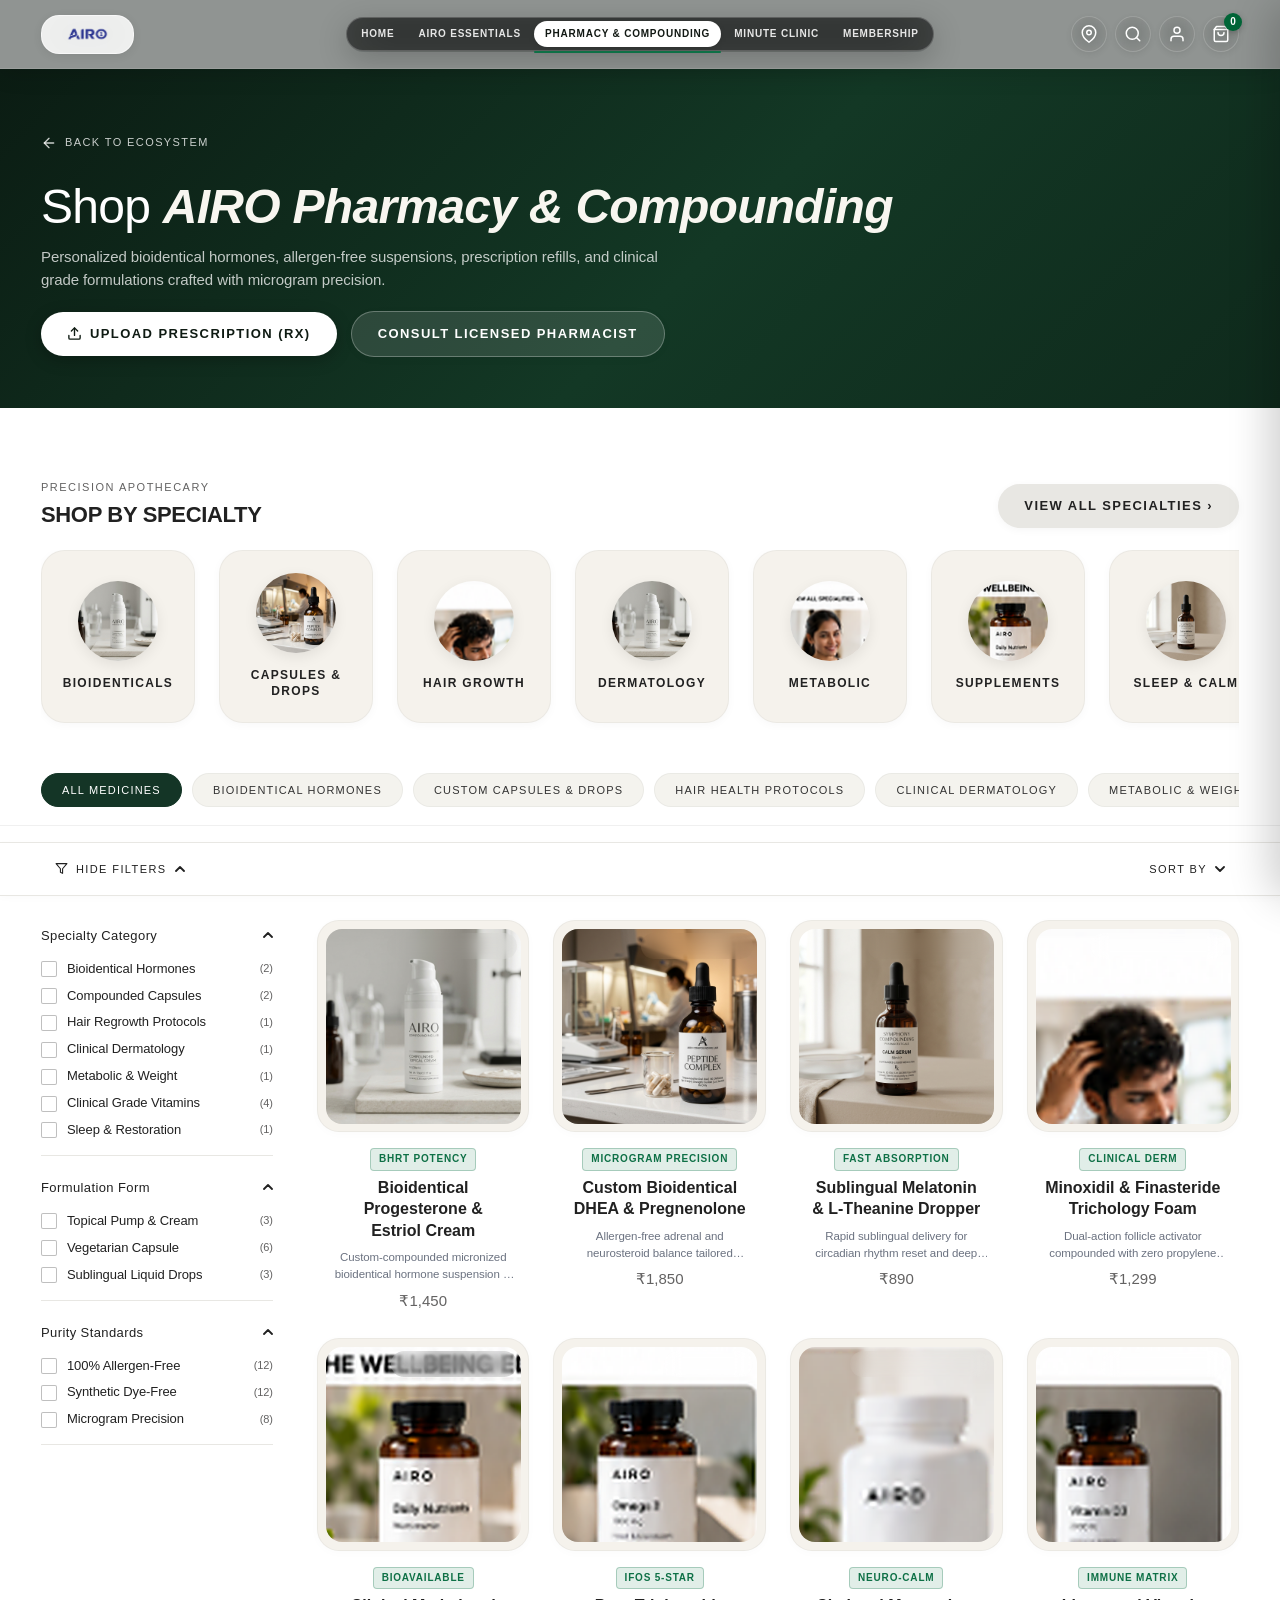
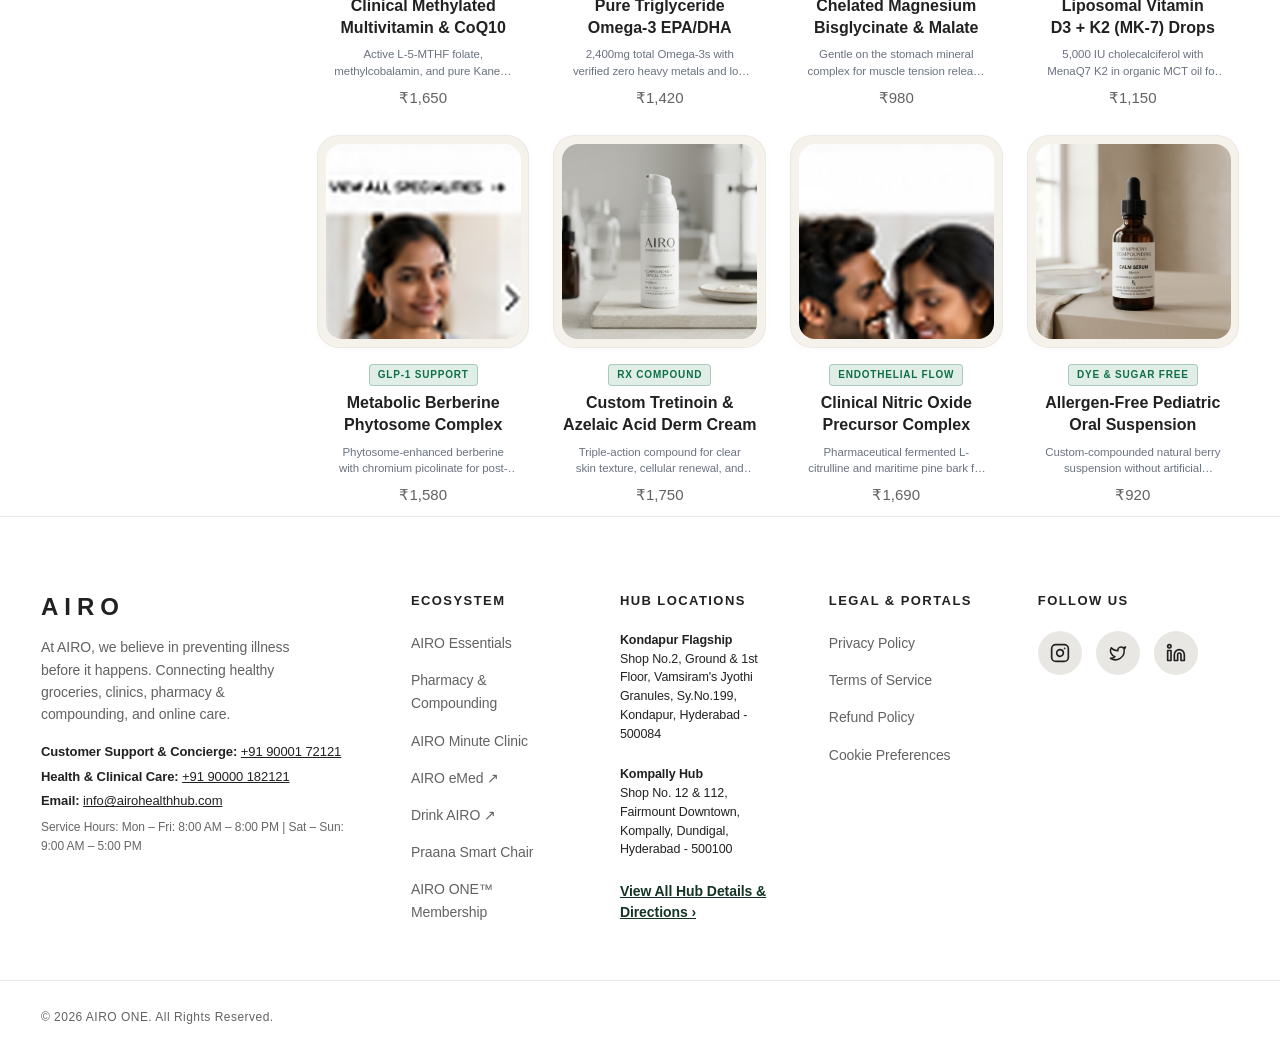
<file: pharmacy.html>
<!DOCTYPE html>
<html lang="en">
<head>
  <meta charset="UTF-8">
  <meta name="viewport" content="width=device-width, initial-scale=1.0">

  <!-- Security Headers & Content Security Policy -->
  <meta http-equiv="Content-Security-Policy" content="default-src 'self'; script-src 'self' 'unsafe-inline' https://www.googletagmanager.com https://tagmanager.google.com; style-src 'self' 'unsafe-inline' https://fonts.googleapis.com https://tagmanager.google.com; font-src 'self' https://fonts.gstatic.com data:; img-src 'self' data: blob: https: https://www.googletagmanager.com https://ssl.gstatic.com https://www.google-analytics.com; frame-src 'self' https://www.googletagmanager.com; connect-src 'self' https://www.googletagmanager.com https://*.google-analytics.com https://*.analytics.google.com https://stats.g.doubleclick.net; object-src 'none'; frame-ancestors 'none'; base-uri 'self'; form-action 'self';">
  <meta http-equiv="X-Content-Type-Options" content="nosniff">
  <meta name="referrer" content="strict-origin-when-cross-origin">
  <meta name="description" content="AIRO Pharmacy & Compounding Lab — Custom bioidentical hormones, allergen-free suspensions, prescription refills, and clinical grade formulations crafted with microgram precision.">
  <meta name="theme-color" content="#ffffff">
  
  <title>Shop AIRO Pharmacy &amp; Compounding — Precision Medicine &amp; Apothecary</title>
  
  <!-- Typography: Apple SF Pro System Fonts (SF Pro Display for Headings, SF Pro Text for Body & UI) -->
  <link rel="icon" type="image/png" href="public/airo-health-favicon.png">

  <!-- Stylesheet -->
  <link rel="stylesheet" href="css/styles.css">
  <style>
    .pharmacy-nav-active {
      color: var(--color-ink) !important;
      font-weight: 700 !important;
      position: relative;
    }
    .pharmacy-nav-active::after {
      content: '';
      position: absolute;
      bottom: -6px;
      left: 0;
      width: 100%;
      height: 2px;
      background: #0E7046;
      border-radius: 2px;
    }
    .pharmacy-hero-banner {
      background: linear-gradient(135deg, #0B1C13 0%, #133825 55%, #0F2A1C 100%);
      color: #FFFFFF;
      padding: clamp(40px, 4.8vw, 60px) 0 clamp(36px, 4vw, 52px);
      position: relative;
    }
    .pharmacy-hero-cta-row {
      display: flex;
      align-items: center;
      gap: 14px;
      margin-top: 20px;
      flex-wrap: wrap;
    }
    .btn-rx-upload {
      background: #FFFFFF;
      color: #0E1A12;
      font-weight: 700;
      box-shadow: 0 4px 16px rgba(0,0,0,0.25);
    }
    .btn-rx-upload:hover {
      background: #E8EDE9;
    }
    .btn-rx-secondary {
      background: rgba(255, 255, 255, 0.12);
      color: #FFFFFF;
      border: 1px solid rgba(255, 255, 255, 0.28);
    }
    .btn-rx-secondary:hover {
      background: rgba(255, 255, 255, 0.22);
    }
    .pharmacy-badge-tag {
      background: rgba(14, 112, 70, 0.12);
      color: #0E7046;
      border: 1px solid rgba(14, 112, 70, 0.28);
      font-size: 10px;
      font-weight: 700;
      letter-spacing: 0.8px;
      padding: 3px 8px;
      border-radius: 4px;
      display: inline-block;
      margin-bottom: 6px;
      text-transform: uppercase;
    }
  </style>
</head>
<body class="pharmacy-page-body">



  <!-- Site Header -->
  <header class="site-header" id="topHeader">
    <div class="top-nav-bar">
      <div class="nav-container top-nav-inner">
        <!-- 1. LEFT: Brand Logo -->
        <div class="brand-logo-container">
          <a href="index.html" class="brand-logo" aria-label="AIRO Homepage">
            <img src="public/airo-1-logo.png" alt="AIRO ONE" class="brand-logo-img">
          </a>
        </div>

        <!-- Mobile Center Search Bar (Middle on Mobile Screens <= 900px) -->
        <div class="mobile-center-search" id="mobileSearchTrigger" role="button" tabindex="0" aria-label="Search pharmacy catalog">
          <svg class="mobile-search-icon" width="15" height="15" viewBox="0 0 24 24" fill="none" stroke="currentColor" stroke-width="2.2" stroke-linecap="round" stroke-linejoin="round" aria-hidden="true">
            <circle cx="11" cy="11" r="8"></circle>
            <line x1="21" y1="21" x2="16.65" y2="16.65"></line>
          </svg>
          <span class="mobile-search-text">Search Medicines, Rx...</span>
        </div>

        <!-- 2. CENTER: Perfectly Centered Ecosystem Navigation Menu Bar -->
        <nav class="top-center-menu" aria-label="Ecosystem Services">
          <a href="index.html" class="top-nav-link">Home</a>
          <a href="essentials.html" class="top-nav-link">AIRO Essentials</a>
          <a href="pharmacy.html" class="top-nav-link pharmacy-nav-active">Pharmacy &amp; Compounding</a>
          <a href="index.html#minute-clinic-services" class="top-nav-link">Minute Clinic</a>
          <a href="membership.html" class="top-nav-link">Membership</a>
        </nav>

        <!-- 3. RIGHT: Deliver, Search, Login, Bag Icons in a Balanced Cluster -->
        <div class="top-right-actions">
          <!-- Delivery Location Selector (Icon Only) -->
          <button class="icon-btn location-btn" id="locationSelectorBtn" aria-expanded="false" aria-haspopup="dialog" aria-label="Select delivery location" title="Deliver to Hyderabad">
            <svg class="loc-icon" width="18" height="18" viewBox="0 0 24 24" fill="none" stroke="currentColor" stroke-width="2" stroke-linecap="round" stroke-linejoin="round" aria-hidden="true">
              <path d="M21 10c0 7-9 13-9 13s-9-6-9-13a9 9 0 0 1 18 0z"></path>
              <circle cx="12" cy="10" r="3"></circle>
            </svg>
          </button>

          <!-- Search Button (Icon Only) -->
          <button class="icon-btn search-toggle-btn" id="searchToggleBtn" aria-label="Search pharmacy catalog" title="Search pharmacy catalog">
            <svg width="18" height="18" viewBox="0 0 24 24" fill="none" stroke="currentColor" stroke-width="2" stroke-linecap="round" stroke-linejoin="round" aria-hidden="true">
              <circle cx="11" cy="11" r="8"></circle>
              <line x1="21" y1="21" x2="16.65" y2="16.65"></line>
            </svg>
          </button>

          <!-- User Account / Login Button (Icon Only) -->
          <button class="icon-btn user-account-btn" id="accountBtn" aria-label="Customer account and profile" title="Account / Login">
            <svg width="18" height="18" viewBox="0 0 24 24" fill="none" stroke="currentColor" stroke-width="2" stroke-linecap="round" stroke-linejoin="round" aria-hidden="true">
              <path d="M20 21v-2a4 4 0 0 0-4-4H8a4 4 0 0 0-4 4v2"></path>
              <circle cx="12" cy="7" r="4"></circle>
            </svg>
          </button>

          <!-- Cart / Bag Button (Icon Only with Counter Badge, No Text) -->
          <button class="icon-btn cart-btn" id="cartToggleBtn" aria-label="Shopping bag containing 0 items" title="Shopping Bag">
            <svg class="cart-icon" width="18" height="18" viewBox="0 0 24 24" fill="none" stroke="currentColor" stroke-width="2" stroke-linecap="round" stroke-linejoin="round" aria-hidden="true">
              <path d="M6 2 3 6v14a2 2 0 0 0 2 2h14a2 2 0 0 0 2-2V6l-3-4Z"></path>
              <line x1="3" y1="6" x2="21" y2="6"></line>
              <path d="M16 10a4 4 0 0 1-8 0"></path>
            </svg>
            <span class="cart-count-badge" id="cartBadgeCount">0</span>
          </button>

          <!-- 3-Line Mobile Hamburger Menu Button (Right Side on Mobile) -->
          <button class="mobile-hamburger-btn" id="mobileMenuToggleBtn" aria-label="Toggle navigation menu" aria-expanded="false">
            <span class="ham-bar"></span>
            <span class="ham-bar"></span>
            <span class="ham-bar"></span>
          </button>
        </div>
      </div>
    </div>

    <!-- Mobile Slide-Over Navigation Drawer -->
    <div class="mobile-nav-drawer" id="mobileNavDrawer" aria-hidden="true">
      <div class="mobile-nav-header">
        <span class="mobile-nav-title">Menu</span>
        <button class="mobile-nav-close-btn" id="closeMobileNavBtn" aria-label="Close menu">&times;</button>
      </div>
      <nav class="mobile-nav-links" aria-label="Mobile Navigation">
        <a href="index.html" class="mobile-nav-link"><span>Home</span> ›</a>
        <a href="essentials.html" class="mobile-nav-link"><span>AIRO Essentials</span> ›</a>
        <a href="pharmacy.html" class="mobile-nav-link active"><span>Pharmacy &amp; Compounding</span> ›</a>
        <a href="index.html#minute-clinic-services" class="mobile-nav-link"><span>Minute Clinic (141 Services)</span> ›</a>
        <a href="membership.html" class="mobile-nav-link"><span>AIRO ONE™ Membership</span> ›</a>
      </nav>
      <div class="mobile-nav-footer">
        <button class="mobile-drawer-btn" id="mobileLocationBtn" type="button">
          <svg width="16" height="16" viewBox="0 0 24 24" fill="none" stroke="currentColor" stroke-width="2"><path d="M21 10c0 7-9 13-9 13s-9-6-9-13a9 9 0 0 1 18 0z"></path><circle cx="12" cy="10" r="3"></circle></svg>
          <span>Deliver to Hyderabad</span>
        </button>
        <button class="mobile-drawer-btn" id="mobileAccountBtn" type="button">
          <svg width="16" height="16" viewBox="0 0 24 24" fill="none" stroke="currentColor" stroke-width="2"><path d="M20 21v-2a4 4 0 0 0-4-4H8a4 4 0 0 0-4 4v2"></path><circle cx="12" cy="7" r="4"></circle></svg>
          <span>Account &amp; Profile</span>
        </button>
        <button class="mobile-drawer-btn mobile-drawer-cart-btn" id="mobileCartBtn" type="button">
          <svg width="16" height="16" viewBox="0 0 24 24" fill="none" stroke="currentColor" stroke-width="2"><path d="M6 2L3 6v14a2 2 0 0 0 2 2h14a2 2 0 0 0 2-2V6l-3-4z"></path><line x1="3" y1="6" x2="21" y2="6"></line></svg>
          <span>View Shopping Bag <strong id="mobileCartCount">(0)</strong></span>
        </button>
        <div class="mobile-drawer-contact">
          <span>Concierge Helpline:</span>
          <a href="tel:+919000172121">+91 90001 72121</a>
        </div>
      </div>
    </div>
    <div class="mobile-nav-backdrop" id="mobileNavBackdrop" aria-hidden="true"></div>
  </header>

  <!-- Main Content: Pharmacy & Compounding Shop View -->
  <main id="main-content">
    
    <!-- Pharmacy Hero Header Banner -->
    <div class="pharmacy-hero-banner">
      <div class="nav-container essentials-hero-inner">
        <a href="index.html" class="back-to-home-btn" aria-label="Back to home page">
          <svg width="16" height="16" viewBox="0 0 24 24" fill="none" stroke="currentColor" stroke-width="2" stroke-linecap="round" stroke-linejoin="round" aria-hidden="true">
            <line x1="19" y1="12" x2="5" y2="12"></line>
            <polyline points="12 19 5 12 12 5"></polyline>
          </svg>
          <span>BACK TO ECOSYSTEM</span>
        </a>
        <h1 class="essentials-shop-title">Shop <em>AIRO Pharmacy &amp; Compounding</em></h1>
        <p class="essentials-shop-subtitle">Personalized bioidentical hormones, allergen-free suspensions, prescription refills, and clinical grade formulations crafted with microgram precision.</p>
        
        <div class="pharmacy-hero-cta-row">
          <button type="button" class="btn btn-rx-upload consult-modal-trigger" data-speciality="Compounding Prescription">
            <svg width="15" height="15" viewBox="0 0 24 24" fill="none" stroke="currentColor" stroke-width="2.2" stroke-linecap="round" stroke-linejoin="round" aria-hidden="true">
              <path d="M21 15v4a2 2 0 0 1-2 2H5a2 2 0 0 1-2-2v-4"></path>
              <polyline points="17 8 12 3 7 8"></polyline>
              <line x1="12" y1="3" x2="12" y2="15"></line>
            </svg>
            <span>UPLOAD PRESCRIPTION (RX)</span>
          </button>
          <button type="button" class="btn btn-rx-secondary consult-modal-trigger" data-speciality="General Pharmacist Consult">
            <span>CONSULT LICENSED PHARMACIST</span>
          </button>
        </div>
      </div>
    </div>

    <!-- SHOP BY CLINICAL CATEGORY (Bubble Navigation) -->
    <div class="nav-container essentials-categories-wrapper" style="margin-top: 36px;">
      <div class="section-header">
        <div>
          <span class="hero-eyebrow" style="color: var(--color-muted); font-size: 11px; letter-spacing: 1.5px; display: block; margin-bottom: 6px;">PRECISION APOTHECARY</span>
          <h2 class="section-title" style="font-size: 22px;">SHOP BY SPECIALTY</h2>
        </div>
        <button type="button" class="btn" id="allPharmacyCategoriesResetBtn">VIEW ALL SPECIALTIES ›</button>
      </div>

      <div class="categories-scroll-track" role="region" aria-label="Pharmacy Category List">
        <!-- 1. Bioidenticals -->
        <button class="category-item-pill pharmacy-cat-bubble" data-category="bioidenticals" aria-label="Category: Bioidenticals">
          <div class="category-img-circle">
            <img src="public/images/pharmacy/compounded_cream_pump.jpg" alt="Bioidentical Hormone Therapy" loading="lazy" width="70" height="70">
          </div>
          <span class="category-name">Bioidenticals</span>
        </button>

        <!-- 2. Compounded Capsules -->
        <button class="category-item-pill pharmacy-cat-bubble" data-category="compounded-capsules" aria-label="Category: Compounded Capsules">
          <div class="category-img-circle">
            <img src="public/images/pharmacy/compounded_capsules_bottle.jpg" alt="Custom Compounded Capsules" loading="lazy" width="70" height="70">
          </div>
          <span class="category-name">Capsules &amp; Drops</span>
        </button>

        <!-- 3. Hair Health -->
        <button class="category-item-pill pharmacy-cat-bubble" data-category="hair-health" aria-label="Category: Hair Health">
          <div class="category-img-circle">
            <img src="public/images/pharmacy/care_hairloss.png" alt="Hair Regrowth Trichology Solutions" loading="lazy" width="70" height="70">
          </div>
          <span class="category-name">Hair Growth</span>
        </button>

        <!-- 4. Clinical Dermatology -->
        <button class="category-item-pill pharmacy-cat-bubble" data-category="dermatology" aria-label="Category: Clinical Dermatology">
          <div class="category-img-circle">
            <img src="public/images/pharmacy/compounded_cream_pump.jpg" alt="Clinical Dermatology Topicals" loading="lazy" width="70" height="70">
          </div>
          <span class="category-name">Dermatology</span>
        </button>

        <!-- 5. Metabolic & Weight -->
        <button class="category-item-pill pharmacy-cat-bubble" data-category="metabolic-weight" aria-label="Category: Metabolic and Weight">
          <div class="category-img-circle">
            <img src="public/images/pharmacy/care_weightmanagement.png" alt="Metabolic and Weight Management" loading="lazy" width="70" height="70">
          </div>
          <span class="category-name">Metabolic</span>
        </button>

        <!-- 6. Clinical Supplements -->
        <button class="category-item-pill pharmacy-cat-bubble" data-category="clinical-supplements" aria-label="Category: Clinical Supplements">
          <div class="category-img-circle">
            <img src="public/images/pharmacy/wellbeing_nutrients.png" alt="Clinical Grade Nutrients and Supplements" loading="lazy" width="70" height="70">
          </div>
          <span class="category-name">Supplements</span>
        </button>

        <!-- 7. Sleep & Calm -->
        <button class="category-item-pill pharmacy-cat-bubble" data-category="sleep-calm" aria-label="Category: Sleep and Calm">
          <div class="category-img-circle">
            <img src="public/images/pharmacy/compounded_amber_dropper.jpg" alt="Restorative Sublingual Drops" loading="lazy" width="70" height="70">
          </div>
          <span class="category-name">Sleep &amp; Calm</span>
        </button>

        <!-- 8. Vitality & Wellness -->
        <button class="category-item-pill pharmacy-cat-bubble" data-category="vitality" aria-label="Category: Vitality and Wellness">
          <div class="category-img-circle">
            <img src="public/images/pharmacy/care_sexualhealth.png" alt="Vitality Flow Solutions" loading="lazy" width="70" height="70">
          </div>
          <span class="category-name">Vitality</span>
        </button>
      </div>
    </div>

    <!-- Category Filter Pills Bar -->
    <div class="essentials-filter-bar">
      <div class="nav-container essentials-filter-inner">
        <div class="essentials-pills-scroll" role="tablist" aria-label="Pharmacy Categories">
          <button class="filter-pill pharmacy-filter-pill active" data-filter="all" role="tab" aria-selected="true">ALL MEDICINES</button>
          <button class="filter-pill pharmacy-filter-pill" data-filter="bioidenticals" role="tab" aria-selected="false">BIOIDENTICAL HORMONES</button>
          <button class="filter-pill pharmacy-filter-pill" data-filter="compounded-capsules" role="tab" aria-selected="false">CUSTOM CAPSULES &amp; DROPS</button>
          <button class="filter-pill pharmacy-filter-pill" data-filter="hair-health" role="tab" aria-selected="false">HAIR HEALTH PROTOCOLS</button>
          <button class="filter-pill pharmacy-filter-pill" data-filter="dermatology" role="tab" aria-selected="false">CLINICAL DERMATOLOGY</button>
          <button class="filter-pill pharmacy-filter-pill" data-filter="metabolic-weight" role="tab" aria-selected="false">METABOLIC &amp; WEIGHT</button>
          <button class="filter-pill pharmacy-filter-pill" data-filter="clinical-supplements" role="tab" aria-selected="false">CLINICAL GRADE VITAMINS</button>
          <button class="filter-pill pharmacy-filter-pill" data-filter="sleep-calm" role="tab" aria-selected="false">SLEEP &amp; RESTORATION</button>
        </div>
      </div>
    </div>

    <!-- Collection Controls Bar: HIDE FILTERS & SORT BY -->
    <div class="collection-controls-bar">
      <div class="nav-container collection-controls-inner">
        <!-- Left: Filter Toggle Button -->
        <button id="togglePharmacyFilterSidebarBtn" class="control-bar-btn filter-toggle-btn" aria-expanded="true" aria-controls="pharmacyFilterSidebar">
          <svg class="filter-funnel-icon" width="13" height="13" viewBox="0 0 24 24" fill="none" stroke="currentColor" stroke-width="2" stroke-linecap="round" stroke-linejoin="round" aria-hidden="true">
            <polygon points="22 3 2 3 10 12.46 10 19 14 21 14 12.46 22 3"></polygon>
          </svg>
          <span id="pharmacyFilterToggleText">HIDE FILTERS</span>
          <svg class="filter-chevron" width="10" height="6" viewBox="0 0 10 6" fill="none" stroke="currentColor" stroke-width="1.8" aria-hidden="true">
            <path d="M1 5L5 1L9 5" stroke-linecap="round" stroke-linejoin="round"/>
          </svg>
        </button>

        <!-- Right: Sort By Dropdown -->
        <div class="sort-by-dropdown-container">
          <button id="pharmacySortByTriggerBtn" class="control-bar-btn sort-by-btn" aria-haspopup="listbox" aria-expanded="false">
            <span id="pharmacyCurrentSortLabel">SORT BY</span>
            <svg class="sort-chevron" width="10" height="6" viewBox="0 0 10 6" fill="none" stroke="currentColor" stroke-width="1.8" aria-hidden="true">
              <path d="M1 1L5 5L9 1" stroke-linecap="round" stroke-linejoin="round"/>
            </svg>
          </button>
          <div id="pharmacySortByMenu" class="sort-dropdown-menu" role="listbox" style="display: none;">
            <button class="sort-menu-item active" data-sort="featured" role="option" aria-selected="true">Featured Compounded</button>
            <button class="sort-menu-item" data-sort="price-low-high" role="option" aria-selected="false">Price: Low to High</button>
            <button class="sort-menu-item" data-sort="price-high-low" role="option" aria-selected="false">Price: High to Low</button>
            <button class="sort-menu-item" data-sort="name-a-z" role="option" aria-selected="false">Alphabetical: A to Z</button>
          </div>
        </div>
      </div>
    </div>

    <!-- Catalog Layout with Collapsible Filter Sidebar and Product Grid -->
    <div class="nav-container essentials-catalog-layout">
      <!-- Left Filter Sidebar -->
      <aside class="collection-filter-sidebar" id="pharmacyFilterSidebar" aria-label="Pharmacy Product Filters">
        <!-- Accordion 1: Specialty Category -->
        <div class="filter-accordion-group">
          <button type="button" class="filter-accordion-header" aria-expanded="true" data-target="pharmacyFilterSpecialty">
            <span class="filter-accordion-title">Specialty Category</span>
            <svg class="filter-accordion-icon" width="10" height="6" viewBox="0 0 10 6" fill="none" stroke="currentColor" stroke-width="1.8">
              <path d="M1 5L5 1L9 5" stroke-linecap="round" stroke-linejoin="round"/>
            </svg>
          </button>
          <div class="filter-accordion-body" id="pharmacyFilterSpecialty">
            <label class="filter-checkbox-item">
              <input type="checkbox" class="custom-checkbox pharmacy-chk" data-filter-type="category" value="bioidenticals">
              <span class="filter-item-label">Bioidentical Hormones</span>
              <span class="filter-item-count">(2)</span>
            </label>
            <label class="filter-checkbox-item">
              <input type="checkbox" class="custom-checkbox pharmacy-chk" data-filter-type="category" value="compounded-capsules">
              <span class="filter-item-label">Compounded Capsules</span>
              <span class="filter-item-count">(2)</span>
            </label>
            <label class="filter-checkbox-item">
              <input type="checkbox" class="custom-checkbox pharmacy-chk" data-filter-type="category" value="hair-health">
              <span class="filter-item-label">Hair Regrowth Protocols</span>
              <span class="filter-item-count">(1)</span>
            </label>
            <label class="filter-checkbox-item">
              <input type="checkbox" class="custom-checkbox pharmacy-chk" data-filter-type="category" value="dermatology">
              <span class="filter-item-label">Clinical Dermatology</span>
              <span class="filter-item-count">(1)</span>
            </label>
            <label class="filter-checkbox-item">
              <input type="checkbox" class="custom-checkbox pharmacy-chk" data-filter-type="category" value="metabolic-weight">
              <span class="filter-item-label">Metabolic &amp; Weight</span>
              <span class="filter-item-count">(1)</span>
            </label>
            <label class="filter-checkbox-item">
              <input type="checkbox" class="custom-checkbox pharmacy-chk" data-filter-type="category" value="clinical-supplements">
              <span class="filter-item-label">Clinical Grade Vitamins</span>
              <span class="filter-item-count">(4)</span>
            </label>
            <label class="filter-checkbox-item">
              <input type="checkbox" class="custom-checkbox pharmacy-chk" data-filter-type="category" value="sleep-calm">
              <span class="filter-item-label">Sleep &amp; Restoration</span>
              <span class="filter-item-count">(1)</span>
            </label>
          </div>
        </div>

        <!-- Accordion 2: Formulation Form -->
        <div class="filter-accordion-group">
          <button type="button" class="filter-accordion-header" aria-expanded="true" data-target="pharmacyFilterForm">
            <span class="filter-accordion-title">Formulation Form</span>
            <svg class="filter-accordion-icon" width="10" height="6" viewBox="0 0 10 6" fill="none" stroke="currentColor" stroke-width="1.8">
              <path d="M1 5L5 1L9 5" stroke-linecap="round" stroke-linejoin="round"/>
            </svg>
          </button>
          <div class="filter-accordion-body" id="pharmacyFilterForm">
            <label class="filter-checkbox-item">
              <input type="checkbox" class="custom-checkbox pharmacy-chk" data-filter-type="form" value="topical-cream">
              <span class="filter-item-label">Topical Pump &amp; Cream</span>
              <span class="filter-item-count">(3)</span>
            </label>
            <label class="filter-checkbox-item">
              <input type="checkbox" class="custom-checkbox pharmacy-chk" data-filter-type="form" value="oral-capsule">
              <span class="filter-item-label">Vegetarian Capsule</span>
              <span class="filter-item-count">(6)</span>
            </label>
            <label class="filter-checkbox-item">
              <input type="checkbox" class="custom-checkbox pharmacy-chk" data-filter-type="form" value="sublingual-drops">
              <span class="filter-item-label">Sublingual Liquid Drops</span>
              <span class="filter-item-count">(3)</span>
            </label>
          </div>
        </div>

        <!-- Accordion 3: Quality Standard -->
        <div class="filter-accordion-group">
          <button type="button" class="filter-accordion-header" aria-expanded="true" data-target="pharmacyFilterStandard">
            <span class="filter-accordion-title">Purity Standards</span>
            <svg class="filter-accordion-icon" width="10" height="6" viewBox="0 0 10 6" fill="none" stroke="currentColor" stroke-width="1.8">
              <path d="M1 5L5 1L9 5" stroke-linecap="round" stroke-linejoin="round"/>
            </svg>
          </button>
          <div class="filter-accordion-body" id="pharmacyFilterStandard">
            <label class="filter-checkbox-item">
              <input type="checkbox" class="custom-checkbox pharmacy-chk" data-filter-type="standard" value="allergen-free">
              <span class="filter-item-label">100% Allergen-Free</span>
              <span class="filter-item-count">(12)</span>
            </label>
            <label class="filter-checkbox-item">
              <input type="checkbox" class="custom-checkbox pharmacy-chk" data-filter-type="standard" value="dye-free">
              <span class="filter-item-label">Synthetic Dye-Free</span>
              <span class="filter-item-count">(12)</span>
            </label>
            <label class="filter-checkbox-item">
              <input type="checkbox" class="custom-checkbox pharmacy-chk" data-filter-type="standard" value="microgram-precision">
              <span class="filter-item-label">Microgram Precision</span>
              <span class="filter-item-count">(8)</span>
            </label>
          </div>
        </div>
      </aside>

      <!-- Right Main Products Grid -->
      <div class="collection-products-area">
        <div class="products-grid essentials-products-grid" id="pharmacyProductsGrid">
          
          <!-- Product 1: Bioidentical Progesterone & Estriol Cream -->
          <article class="product-card" data-category="bioidenticals" data-form="topical-cream" data-standard="allergen-free microgram-precision" data-price="1450" data-name="Bioidentical Progesterone & Estriol Cream" data-product-id="ph-1">
            <div class="product-img-wrapper">
              <img src="public/images/pharmacy/compounded_cream_pump.jpg" alt="Bioidentical Progesterone & Estriol Cream" loading="lazy" width="300" height="300">
              <span class="product-weight-badge">50ml Metered Pump</span>
              <button class="add-to-cart-btn product-quick-add" data-id="ph-1" data-name="Bioidentical Progesterone &amp; Estriol Cream" data-weight="50ml Pump" data-price="1450" aria-label="Add to cart">+ ADD TO CART</button>
            </div>
            <div class="product-info">
              <span class="pharmacy-badge-tag">BHRT POTENCY</span>
              <h3 class="product-title">Bioidentical Progesterone &amp; Estriol Cream</h3>
              <p class="product-benefit-blurb">Custom-compounded micronized bioidentical hormone suspension in hypoallergenic airless cream</p>
              <span class="product-price">₹1,450</span>
            </div>
          </article>

          <!-- Product 2: Custom Bioidentical DHEA & Pregnenolone Capsules -->
          <article class="product-card" data-category="bioidenticals" data-form="oral-capsule" data-standard="allergen-free microgram-precision" data-price="1850" data-name="Custom Bioidentical DHEA & Pregnenolone" data-product-id="ph-2">
            <div class="product-img-wrapper">
              <img src="public/images/pharmacy/compounded_capsules_bottle.jpg" alt="Custom Bioidentical DHEA and Pregnenolone" loading="lazy" width="300" height="300">
              <span class="product-weight-badge">60 Veg Capsules</span>
              <button class="add-to-cart-btn product-quick-add" data-id="ph-2" data-name="Bioidentical DHEA &amp; Pregnenolone" data-weight="60 Capsules" data-price="1850" aria-label="Add to cart">+ ADD TO CART</button>
            </div>
            <div class="product-info">
              <span class="pharmacy-badge-tag">MICROGRAM PRECISION</span>
              <h3 class="product-title">Custom Bioidentical DHEA &amp; Pregnenolone</h3>
              <p class="product-benefit-blurb">Allergen-free adrenal and neurosteroid balance tailored strictly to patient bloodwork</p>
              <span class="product-price">₹1,850</span>
            </div>
          </article>

          <!-- Product 3: Sublingual Melatonin & L-Theanine Dropper -->
          <article class="product-card" data-category="sleep-calm" data-form="sublingual-drops" data-standard="allergen-free dye-free" data-price="890" data-name="Sublingual Melatonin & L-Theanine Dropper" data-product-id="ph-3">
            <div class="product-img-wrapper">
              <img src="public/images/pharmacy/compounded_amber_dropper.jpg" alt="Sublingual Melatonin and L-Theanine Dropper" loading="lazy" width="300" height="300">
              <span class="product-weight-badge">30ml Amber Bottle</span>
              <button class="add-to-cart-btn product-quick-add" data-id="ph-3" data-name="Sublingual Melatonin &amp; L-Theanine Dropper" data-weight="30ml Dropper" data-price="890" aria-label="Add to cart">+ ADD TO CART</button>
            </div>
            <div class="product-info">
              <span class="pharmacy-badge-tag">FAST ABSORPTION</span>
              <h3 class="product-title">Sublingual Melatonin &amp; L-Theanine Dropper</h3>
              <p class="product-benefit-blurb">Rapid sublingual delivery for circadian rhythm reset and deep non-REM restorative sleep</p>
              <span class="product-price">₹890</span>
            </div>
          </article>

          <!-- Product 4: Custom Minoxidil & Finasteride Trichology Foam -->
          <article class="product-card" data-category="hair-health" data-form="topical-cream" data-standard="allergen-free microgram-precision" data-price="1299" data-name="Minoxidil & Finasteride Trichology Foam" data-product-id="ph-4">
            <div class="product-img-wrapper">
              <img src="public/images/pharmacy/care_hairloss.png" alt="Custom Minoxidil & Finasteride Trichology Foam" loading="lazy" width="300" height="300">
              <span class="product-weight-badge">60ml Precision Foam</span>
              <button class="add-to-cart-btn product-quick-add" data-id="ph-4" data-name="Minoxidil &amp; Finasteride Trichology Foam" data-weight="60ml Foam" data-price="1299" aria-label="Add to cart">+ ADD TO CART</button>
            </div>
            <div class="product-info">
              <span class="pharmacy-badge-tag">CLINICAL DERM</span>
              <h3 class="product-title">Minoxidil &amp; Finasteride Trichology Foam</h3>
              <p class="product-benefit-blurb">Dual-action follicle activator compounded with zero propylene glycol to eliminate scalp itch</p>
              <span class="product-price">₹1,299</span>
            </div>
          </article>

          <!-- Product 5: Clinical Methylated Multivitamin & CoQ10 Complex -->
          <article class="product-card" data-category="clinical-supplements" data-form="oral-capsule" data-standard="allergen-free dye-free" data-price="1650" data-name="Clinical Methylated Multivitamin & CoQ10" data-product-id="ph-5">
            <div class="product-img-wrapper">
              <img src="public/images/pharmacy/wellbeing_nutrients.png" alt="Clinical Methylated Multivitamin and CoQ10" loading="lazy" width="300" height="300">
              <span class="product-weight-badge">90 Active Capsules</span>
              <button class="add-to-cart-btn product-quick-add" data-id="ph-5" data-name="Methylated Multivitamin &amp; CoQ10" data-weight="90 Capsules" data-price="1650" aria-label="Add to cart">+ ADD TO CART</button>
            </div>
            <div class="product-info">
              <span class="pharmacy-badge-tag">BIOAVAILABLE</span>
              <h3 class="product-title">Clinical Methylated Multivitamin &amp; CoQ10</h3>
              <p class="product-benefit-blurb">Active L-5-MTHF folate, methylcobalamin, and pure Kaneka CoQ10 for cellular mitochondria</p>
              <span class="product-price">₹1,650</span>
            </div>
          </article>

          <!-- Product 6: High-Potency Omega-3 Triglyceride EPA/DHA -->
          <article class="product-card" data-category="clinical-supplements" data-form="oral-capsule" data-standard="allergen-free dye-free" data-price="1420" data-name="Pure Triglyceride Omega-3 EPA/DHA" data-product-id="ph-6">
            <div class="product-img-wrapper">
              <img src="public/images/pharmacy/wellbeing_omega3.png" alt="Pure Triglyceride Omega-3 EPA and DHA" loading="lazy" width="300" height="300">
              <span class="product-weight-badge">120 Softgels</span>
              <button class="add-to-cart-btn product-quick-add" data-id="ph-6" data-name="Pure Triglyceride Omega-3 EPA/DHA" data-weight="120 Softgels" data-price="1420" aria-label="Add to cart">+ ADD TO CART</button>
            </div>
            <div class="product-info">
              <span class="pharmacy-badge-tag">IFOS 5-STAR</span>
              <h3 class="product-title">Pure Triglyceride Omega-3 EPA/DHA</h3>
              <p class="product-benefit-blurb">2,400mg total Omega-3s with verified zero heavy metals and low oxidation TOTOX score</p>
              <span class="product-price">₹1,420</span>
            </div>
          </article>

          <!-- Product 7: Chelated Magnesium Bisglycinate & Malate -->
          <article class="product-card" data-category="clinical-supplements" data-form="oral-capsule" data-standard="allergen-free dye-free" data-price="980" data-name="Chelated Magnesium Bisglycinate & Malate" data-product-id="ph-7">
            <div class="product-img-wrapper">
              <img src="public/images/pharmacy/wellbeing_magnesium.png" alt="Chelated Magnesium Bisglycinate & Malate" loading="lazy" width="300" height="300">
              <span class="product-weight-badge">90 TRAACS Capsules</span>
              <button class="add-to-cart-btn product-quick-add" data-id="ph-7" data-name="Chelated Magnesium Bisglycinate &amp; Malate" data-weight="90 Capsules" data-price="980" aria-label="Add to cart">+ ADD TO CART</button>
            </div>
            <div class="product-info">
              <span class="pharmacy-badge-tag">NEURO-CALM</span>
              <h3 class="product-title">Chelated Magnesium Bisglycinate &amp; Malate</h3>
              <p class="product-benefit-blurb">Gentle on the stomach mineral complex for muscle tension release and nervous system calm</p>
              <span class="product-price">₹980</span>
            </div>
          </article>

          <!-- Product 8: Clinical Liposomal Vitamin D3 + K2 (MK-7) Drops -->
          <article class="product-card" data-category="clinical-supplements" data-form="sublingual-drops" data-standard="allergen-free dye-free" data-price="1150" data-name="Liposomal Vitamin D3 + K2 (MK-7) Drops" data-product-id="ph-8">
            <div class="product-img-wrapper">
              <img src="public/images/pharmacy/wellbeing_vitamind3.png" alt="Liposomal Vitamin D3 and K2 Drops" loading="lazy" width="300" height="300">
              <span class="product-weight-badge">30ml Coconut MCT</span>
              <button class="add-to-cart-btn product-quick-add" data-id="ph-8" data-name="Liposomal Vitamin D3 + K2 Drops" data-weight="30ml Dropper" data-price="1150" aria-label="Add to cart">+ ADD TO CART</button>
            </div>
            <div class="product-info">
              <span class="pharmacy-badge-tag">IMMUNE MATRIX</span>
              <h3 class="product-title">Liposomal Vitamin D3 + K2 (MK-7) Drops</h3>
              <p class="product-benefit-blurb">5,000 IU cholecalciferol with MenaQ7 K2 in organic MCT oil for optimal calcium balance</p>
              <span class="product-price">₹1,150</span>
            </div>
          </article>

          <!-- Product 9: Metabolic GLP-1 Support Berberine Phytosome -->
          <article class="product-card" data-category="metabolic-weight" data-form="oral-capsule" data-standard="allergen-free microgram-precision" data-price="1580" data-name="Metabolic Berberine Phytosome Complex" data-product-id="ph-9">
            <div class="product-img-wrapper">
              <img src="public/images/pharmacy/care_weightmanagement.png" alt="Metabolic Berberine Phytosome Complex" loading="lazy" width="300" height="300">
              <span class="product-weight-badge">60 Delayed Capsules</span>
              <button class="add-to-cart-btn product-quick-add" data-id="ph-9" data-name="Metabolic Berberine Phytosome" data-weight="60 Capsules" data-price="1580" aria-label="Add to cart">+ ADD TO CART</button>
            </div>
            <div class="product-info">
              <span class="pharmacy-badge-tag">GLP-1 SUPPORT</span>
              <h3 class="product-title">Metabolic Berberine Phytosome Complex</h3>
              <p class="product-benefit-blurb">Phytosome-enhanced berberine with chromium picolinate for post-prandial glycemic stability</p>
              <span class="product-price">₹1,580</span>
            </div>
          </article>

          <!-- Product 10: Compounded Tretinoin + Niacinamide + Azelaic Acid -->
          <article class="product-card" data-category="dermatology" data-form="topical-cream" data-standard="allergen-free microgram-precision" data-price="1750" data-name="Custom Tretinoin & Azelaic Acid Derm Cream" data-product-id="ph-10">
            <div class="product-img-wrapper">
              <img src="public/images/pharmacy/compounded_cream_pump.jpg" alt="Custom Tretinoin and Azelaic Acid Derm Cream" loading="lazy" width="300" height="300">
              <span class="product-weight-badge">30g Airless Pump</span>
              <button class="add-to-cart-btn product-quick-add" data-id="ph-10" data-name="Tretinoin &amp; Azelaic Acid Derm Cream" data-weight="30g Pump" data-price="1750" aria-label="Add to cart">+ ADD TO CART</button>
            </div>
            <div class="product-info">
              <span class="pharmacy-badge-tag">Rx COMPOUND</span>
              <h3 class="product-title">Custom Tretinoin &amp; Azelaic Acid Derm Cream</h3>
              <p class="product-benefit-blurb">Triple-action compound for clear skin texture, cellular renewal, and collagen synthesis</p>
              <span class="product-price">₹1,750</span>
            </div>
          </article>

          <!-- Product 11: Clinical Nitric Oxide & L-Citrulline Powder -->
          <article class="product-card" data-category="vitality" data-form="oral-capsule" data-standard="allergen-free dye-free" data-price="1690" data-name="Clinical Nitric Oxide Precursor Complex" data-product-id="ph-11">
            <div class="product-img-wrapper">
              <img src="public/images/pharmacy/care_sexualhealth.png" alt="Clinical Nitric Oxide Precursor Complex" loading="lazy" width="300" height="300">
              <span class="product-weight-badge">300g Micronized Powder</span>
              <button class="add-to-cart-btn product-quick-add" data-id="ph-11" data-name="Clinical Nitric Oxide Precursor" data-weight="300g Powder" data-price="1690" aria-label="Add to cart">+ ADD TO CART</button>
            </div>
            <div class="product-info">
              <span class="pharmacy-badge-tag">ENDOTHELIAL FLOW</span>
              <h3 class="product-title">Clinical Nitric Oxide Precursor Complex</h3>
              <p class="product-benefit-blurb">Pharmaceutical fermented L-citrulline and maritime pine bark for cardiovascular vitality</p>
              <span class="product-price">₹1,690</span>
            </div>
          </article>

          <!-- Product 12: Allergen-Free Pediatric Liquid Suspension -->
          <article class="product-card" data-category="compounded-capsules" data-form="sublingual-drops" data-standard="allergen-free dye-free microgram-precision" data-price="920" data-name="Allergen-Free Pediatric Oral Suspension" data-product-id="ph-12">
            <div class="product-img-wrapper">
              <img src="public/images/pharmacy/compounded_amber_dropper.jpg" alt="Allergen-Free Pediatric Oral Suspension" loading="lazy" width="300" height="300">
              <span class="product-weight-badge">100ml Glass Bottle</span>
              <button class="add-to-cart-btn product-quick-add" data-id="ph-12" data-name="Allergen-Free Pediatric Suspension" data-weight="100ml Bottle" data-price="920" aria-label="Add to cart">+ ADD TO CART</button>
            </div>
            <div class="product-info">
              <span class="pharmacy-badge-tag">DYE &amp; SUGAR FREE</span>
              <h3 class="product-title">Allergen-Free Pediatric Oral Suspension</h3>
              <p class="product-benefit-blurb">Custom-compounded natural berry suspension without artificial sweeteners, dyes or parabens</p>
              <span class="product-price">₹920</span>
            </div>
          </article>

        </div>

        <!-- Empty State Container -->
        <div id="noPharmacyProductsFoundMsg" style="display: none; grid-column: 1 / -1; text-align: center; padding: 60px 20px;">
          <p style="font-family: var(--font-medium); font-size: 16px; color: var(--color-muted);">No pharmacy products found matching these filters.</p>
          <button type="button" class="btn" style="margin-top: 14px;" id="resetPharmacyFilterEmptyBtn">RESET ALL FILTERS</button>
        </div>
      </div>
    </div>
  </main>

  <!-- Site Footer -->
  <footer class="site-footer" id="about" role="contentinfo">
    <div class="nav-container footer-content-wrapper">
      <!-- Brand & Mission Column -->
      <div class="footer-col brand-col">
        <h2 class="footer-brand-logo">AIRO</h2>
        <p class="footer-tagline">At AIRO, we believe in preventing illness before it happens. Connecting healthy groceries, clinics, pharmacy &amp; compounding, and online care.</p>
        
        <!-- Live Verified Contact Details -->
        <div class="footer-helpline-box" style="margin-top: 16px; font-size: 13px; color: var(--color-muted); line-height: 1.6;">
          <p style="margin-bottom: 4px;"><strong style="color: var(--color-ink);">Customer Support &amp; Concierge:</strong> <a href="tel:+919000172121" style="color: var(--color-ink); text-decoration: underline;">+91 90001 72121</a></p>
          <p style="margin-bottom: 4px;"><strong style="color: var(--color-ink);">Health &amp; Clinical Care:</strong> <a href="tel:+9190000182121" style="color: var(--color-ink); text-decoration: underline;">+91 90000 182121</a></p>
          <p style="margin-bottom: 6px;"><strong style="color: var(--color-ink);">Email:</strong> <a href="mailto:info@airohealthhub.com" style="color: var(--color-ink); text-decoration: underline;">info@airohealthhub.com</a></p>
          <p style="font-size: 12px; color: #666;">Service Hours: Mon – Fri: 8:00 AM – 8:00 PM | Sat – Sun: 9:00 AM – 5:00 PM</p>
        </div>
      </div>

      <!-- Links Column 1: Ecosystem -->
      <div class="footer-col">
        <h3 class="footer-col-title">Ecosystem</h3>
        <ul class="footer-links">
          <li><a href="essentials.html">AIRO Essentials</a></li>
          <li><a href="pharmacy.html">Pharmacy &amp; Compounding</a></li>
          <li><a href="index.html#minute-clinic-services">AIRO Minute Clinic</a></li>
          <li><a href="https://airoemed.com" target="_blank" rel="noopener noreferrer">AIRO eMed ↗</a></li>
          <li><a href="https://drinkairo.com" target="_blank" rel="noopener noreferrer">Drink AIRO ↗</a></li>
          <li><a href="index.html#minute-clinic-banner">Praana Smart Chair</a></li>
          <li><a href="membership.html">AIRO ONE™ Membership</a></li>
        </ul>
      </div>

      <!-- Links Column 2: Physical Hubs & Support -->
      <div class="footer-col">
        <h3 class="footer-col-title">Hub Locations</h3>
        <ul class="footer-links" style="font-size: 12.5px; line-height: 1.5;">
          <li style="margin-bottom: 8px;">
            <strong style="color: var(--color-ink); display: block;">Kondapur Flagship</strong>
            <span>Shop No.2, Ground &amp; 1st Floor, Vamsiram's Jyothi Granules, Sy.No.199, Kondapur, Hyderabad - 500084</span>
          </li>
          <li style="margin-bottom: 8px;">
            <strong style="color: var(--color-ink); display: block;">Kompally Hub</strong>
            <span>Shop No. 12 &amp; 112, Fairmount Downtown, Kompally, Dundigal, Hyderabad - 500100</span>
          </li>
          <li><a href="index.html#about" style="color: #143526; font-weight: 600; text-decoration: underline;">View All Hub Details &amp; Directions ›</a></li>
        </ul>
      </div>

      <!-- Links Column 3: Legal & Portals -->
      <div class="footer-col">
        <h3 class="footer-col-title">Legal &amp; Portals</h3>
        <ul class="footer-links">
          <li><a href="index.html#privacy" class="legal-link" data-doc="privacy">Privacy Policy</a></li>
          <li><a href="index.html#terms" class="legal-link" data-doc="terms">Terms of Service</a></li>
          <li><a href="index.html#refund" class="legal-link" data-doc="refund">Refund Policy</a></li>
          <li><a href="index.html#cookie" class="legal-link" data-doc="cookie">Cookie Preferences</a></li>
        </ul>
      </div>

      <!-- Links Column 4: Follow Us -->
      <div class="footer-col social-col">
        <h3 class="footer-col-title">Follow Us</h3>
        <div class="social-links-row">
          <!-- Instagram -->
          <a href="https://instagram.com" class="social-icon-btn" aria-label="Follow AIRO on Instagram" target="_blank" rel="noopener noreferrer">
            <svg width="20" height="20" viewBox="0 0 24 24" fill="none" stroke="currentColor" stroke-width="2" stroke-linecap="round" stroke-linejoin="round" aria-hidden="true">
              <rect x="2" y="2" width="20" height="20" rx="5" ry="5"></rect>
              <path d="M16 11.37A4 4 0 1 1 12.63 8 4 4 0 0 1 16 11.37z"></path>
              <line x1="17.5" y1="6.5" x2="17.51" y2="6.5"></line>
            </svg>
          </a>
          <!-- Twitter / X -->
          <a href="https://twitter.com" class="social-icon-btn" aria-label="Follow AIRO on Twitter" target="_blank" rel="noopener noreferrer">
            <svg width="18" height="18" viewBox="0 0 24 24" fill="none" stroke="currentColor" stroke-width="2" stroke-linecap="round" stroke-linejoin="round" aria-hidden="true">
              <path d="M22 4s-.7 2.1-2 3.4c1.6 10-9.4 17.3-18 11.6 2.2.1 4.4-.6 6-2C3 15.5.5 9.6 3 5c2.2 2.6 5.6 4.1 9 4-.9-4.2 4-6.6 7-3.8 1.1 0 3-1.2 3-1.2z"></path>
            </svg>
          </a>
          <!-- LinkedIn -->
          <a href="https://linkedin.com" class="social-icon-btn" aria-label="Follow AIRO on LinkedIn" target="_blank" rel="noopener noreferrer">
            <svg width="20" height="20" viewBox="0 0 24 24" fill="none" stroke="currentColor" stroke-width="2" stroke-linecap="round" stroke-linejoin="round" aria-hidden="true">
              <path d="M16 8a6 6 0 0 1 6 6v7h-4v-7a2 2 0 0 0-2-2 2 2 0 0 0-2 2v7h-4v-7a6 6 0 0 1 6-6z"></path>
              <rect x="2" y="9" width="4" height="12"></rect>
              <circle cx="4" cy="4" r="2"></circle>
            </svg>
          </a>
        </div>
      </div>
    </div>

    <!-- Copyright Sub-Footer -->
    <div class="footer-bottom-bar">
      <div class="nav-container footer-bottom-inner">
        <p class="copyright-notice">&copy; 2026 AIRO ONE. All Rights Reserved.</p>
      </div>
    </div>
  </footer>

  <!-- Slide-out Cart Drawer -->
  <div class="cart-overlay" id="cartOverlay" aria-hidden="true"></div>
  <aside class="cart-drawer" id="cartDrawer" role="dialog" aria-modal="true" aria-labelledby="cartDrawerHeading" aria-hidden="true">
    <div class="cart-drawer-header">
      <h2 class="cart-drawer-title" id="cartDrawerHeading">
        Your Cart (<span id="cartDrawerCount">0</span>)
      </h2>
      <button class="cart-drawer-close" id="closeCartDrawerBtn" aria-label="Close shopping cart">
        <svg width="20" height="20" viewBox="0 0 24 24" fill="none" stroke="currentColor" stroke-width="2" stroke-linecap="round" stroke-linejoin="round" aria-hidden="true">
          <line x1="18" y1="6" x2="6" y2="18"></line>
          <line x1="6" y1="6" x2="18" y2="18"></line>
        </svg>
      </button>
    </div>

    <div class="cart-free-shipping-bar" id="cartFreeShippingBar">
      <div class="free-shipping-text" id="freeShippingNotice">Add ₹250 more for FREE express pharmacy delivery!</div>
      <div class="shipping-progress-track">
        <div class="shipping-progress-fill" id="shippingProgressFill" style="width: 60%;"></div>
      </div>
    </div>

    <div class="cart-drawer-items" id="cartDrawerItems">
      <!-- Items dynamically populated via app.js -->
    </div>

    <div class="cart-drawer-footer">
      <div class="cart-subtotal-row">
        <span>Subtotal</span>
        <span class="subtotal-amount" id="cartSubtotalAmount">₹0</span>
      </div>
      <p class="cart-tax-notice">Taxes and temperature-controlled medical packing calculated at checkout.</p>
      <button class="cart-checkout-btn" id="cartCheckoutBtn">PROCEED TO CHECKOUT</button>
    </div>
  </aside>

  <!-- Doctor Consult / Prescription Upload Modal -->
  <div class="modal-overlay" id="consultModal" role="dialog" aria-modal="true" aria-hidden="true" style="display: none;">
    <div class="modal-card">
      <div class="modal-header">
        <h3 class="modal-title">Order Compounded Prescription</h3>
        <button class="modal-close" data-close-modal="consultModal" aria-label="Close modal">&times;</button>
      </div>
      <div class="modal-body">
        <p style="font-size: 13.5px; color: var(--color-muted); margin-bottom: 16px;">
          Upload your doctor's prescription slip or enter custom formulation instructions. Our licensed compounding lab will verify and prepare your order.
        </p>
        <form id="pharmacyPrescriptionForm">
          <div style="margin-bottom: 14px;">
            <label style="display: block; font-size: 12px; font-weight: 700; margin-bottom: 6px; text-transform: uppercase;">Patient Full Name</label>
            <input type="text" required placeholder="e.g. Priya Sharma" style="width: 100%; padding: 10px 14px; border: 1px solid var(--border-light); border-radius: 8px; font-size: 14px;">
          </div>
          <div style="margin-bottom: 14px;">
            <label style="display: block; font-size: 12px; font-weight: 700; margin-bottom: 6px; text-transform: uppercase;">Contact Number</label>
            <input type="tel" required placeholder="+91 98765 43210" style="width: 100%; padding: 10px 14px; border: 1px solid var(--border-light); border-radius: 8px; font-size: 14px;">
          </div>
          <div style="margin-bottom: 14px;">
            <label style="display: block; font-size: 12px; font-weight: 700; margin-bottom: 6px; text-transform: uppercase;">Upload Prescription Slip (PDF / Image)</label>
            <input type="file" accept="image/*,.pdf" style="width: 100%; padding: 8px; font-size: 13px;">
          </div>
          <div style="margin-bottom: 18px;">
            <label style="display: block; font-size: 12px; font-weight: 700; margin-bottom: 6px; text-transform: uppercase;">Specific Compounding Notes or Allergies</label>
            <textarea rows="3" placeholder="e.g. Preservative-free base needed, lactose allergy..." style="width: 100%; padding: 10px 14px; border: 1px solid var(--border-light); border-radius: 8px; font-size: 13px; font-family: inherit;"></textarea>
          </div>
          <button type="submit" class="btn btn-primary" style="width: 100%;">SUBMIT TO COMPOUNDING LAB ›</button>
        </form>
      </div>
    </div>
  </div>

  <!-- JavaScript -->
  <script src="js/app.js"></script>
  <script>
    // Pharmacy-specific catalog interactivity
    document.addEventListener('DOMContentLoaded', () => {
      const pills = document.querySelectorAll('.pharmacy-filter-pill');
      const bubbles = document.querySelectorAll('.pharmacy-cat-bubble');
      const checkboxes = document.querySelectorAll('.pharmacy-chk');
      const cards = document.querySelectorAll('#pharmacyProductsGrid .product-card');
      const countEl = document.getElementById('pharmacyProductsCount');
      const emptyMsg = document.getElementById('noPharmacyProductsFoundMsg');
      const sidebarToggleBtn = document.getElementById('togglePharmacyFilterSidebarBtn');
      const sidebar = document.getElementById('pharmacyFilterSidebar');
      const sidebarText = document.getElementById('pharmacyFilterToggleText');

      let activeCategory = 'all';

      function filterPharmacy() {
        const checkedForms = Array.from(document.querySelectorAll('.pharmacy-chk[data-filter-type="form"]:checked')).map(c => c.value);
        const checkedStandards = Array.from(document.querySelectorAll('.pharmacy-chk[data-filter-type="standard"]:checked')).map(c => c.value);
        let visibleCount = 0;

        cards.forEach(card => {
          const cardCat = card.getAttribute('data-category');
          const cardForm = card.getAttribute('data-form');
          const cardStandard = card.getAttribute('data-standard') || '';

          const matchCat = (activeCategory === 'all' || cardCat === activeCategory);
          const matchForm = checkedForms.length === 0 || checkedForms.includes(cardForm);
          const matchStandard = checkedStandards.length === 0 || checkedStandards.some(std => cardStandard.includes(std));

          if (matchCat && matchForm && matchStandard) {
            card.style.display = '';
            visibleCount++;
          } else {
            card.style.display = 'none';
          }
        });

        if (countEl) countEl.textContent = visibleCount;
        if (emptyMsg) emptyMsg.style.display = visibleCount === 0 ? 'block' : 'none';
      }

      pills.forEach(pill => {
        pill.addEventListener('click', () => {
          pills.forEach(p => p.classList.remove('active'));
          pill.classList.add('active');
          activeCategory = pill.getAttribute('data-filter');
          filterPharmacy();
        });
      });

      bubbles.forEach(bubble => {
        bubble.addEventListener('click', () => {
          const targetCat = bubble.getAttribute('data-category');
          activeCategory = targetCat;
          pills.forEach(p => {
            if (p.getAttribute('data-filter') === targetCat) p.classList.add('active');
            else p.classList.remove('active');
          });
          filterPharmacy();
        });
      });

      checkboxes.forEach(chk => {
        chk.addEventListener('change', filterPharmacy);
      });

      const resetBtn = document.getElementById('allPharmacyCategoriesResetBtn');
      if (resetBtn) {
        resetBtn.addEventListener('click', () => {
          activeCategory = 'all';
          pills.forEach((p, idx) => {
            if (idx === 0) p.classList.add('active');
            else p.classList.remove('active');
          });
          checkboxes.forEach(c => c.checked = false);
          filterPharmacy();
        });
      }

      const emptyReset = document.getElementById('resetPharmacyFilterEmptyBtn');
      if (emptyReset) {
        emptyReset.addEventListener('click', () => {
          activeCategory = 'all';
          pills.forEach((p, idx) => {
            if (idx === 0) p.classList.add('active');
            else p.classList.remove('active');
          });
          checkboxes.forEach(c => c.checked = false);
          filterPharmacy();
        });
      }

      // Sidebar collapse toggle
      if (sidebarToggleBtn && sidebar) {
        sidebarToggleBtn.addEventListener('click', () => {
          const isHidden = sidebar.classList.toggle('is-collapsed');
          sidebar.classList.toggle('hidden', isHidden);
          if (sidebarText) {
            sidebarText.textContent = isHidden ? 'SHOW FILTERS' : 'HIDE FILTERS';
          }
        });
      }

      // Sort functionality
      const sortTrigger = document.getElementById('pharmacySortByTriggerBtn');
      const sortMenu = document.getElementById('pharmacySortByMenu');
      if (sortTrigger && sortMenu) {
        sortTrigger.addEventListener('click', (e) => {
          e.stopPropagation();
          const isOpen = sortMenu.style.display === 'block';
          sortMenu.style.display = isOpen ? 'none' : 'block';
        });

        document.addEventListener('click', () => {
          sortMenu.style.display = 'none';
        });

        sortMenu.querySelectorAll('.sort-menu-item').forEach(item => {
          item.addEventListener('click', () => {
            const sortType = item.getAttribute('data-sort');
            const grid = document.getElementById('pharmacyProductsGrid');
            const items = Array.from(grid.querySelectorAll('.product-card'));

            if (sortType === 'price-low-high') {
              items.sort((a, b) => parseInt(a.dataset.price) - parseInt(b.dataset.price));
            } else if (sortType === 'price-high-low') {
              items.sort((a, b) => parseInt(b.dataset.price) - parseInt(a.dataset.price));
            } else if (sortType === 'name-a-z') {
              items.sort((a, b) => a.dataset.name.localeCompare(b.dataset.name));
            }
            items.forEach(card => grid.appendChild(card));
            document.getElementById('pharmacyCurrentSortLabel').textContent = item.textContent;
            sortMenu.querySelectorAll('.sort-menu-item').forEach(i => i.classList.remove('active'));
            item.classList.add('active');
          });
        });
      }
    });
  </script>
</body>
</html>
</file>
<file: css/styles.css>
/* ==========================================================================
   EREWHON DESIGN SYSTEM (ship.erewhon.com)
   Elevated with Apple HIG Craft Principles (Negative Space, Spacing Rhythm, 
   Optical Letter Spacing, Tabular Figures, and Touch Ergonomics)
   ========================================================================== */

/* --------------------------------------------------------------------------
   1. CSS TOKENS & SYSTEM VARIABLES
   Erewhon Brand Palette + HIG Parametric Rhythm
   -------------------------------------------------------------------------- */
:root {
  /* Brand Core Color Palette (Erewhon Quiet Luxury) */
  --color-ink: #212121;
  --color-black: #000000;
  --color-muted: #636262;
  --color-ink-alt: #282C2E;
  --color-white: #FFFFFF;

  /* Surfaces & Canvas (Unified Pure White Canvas) */
  --bg-page: #FFFFFF;
  --bg-card: #F5F2EC;
  --bg-button: #E8E7E3;
  --bg-button-hover: #D1CDC4;
  --bg-neutral: #FAFAFA;
  --bg-dark: #444444;
  --bg-disabled: #CCCCCC;
  --overlay: rgba(0, 0, 0, 0.45);
  --overlay-subtle: rgba(0, 0, 0, 0.04);

  /* Lines & Hairlines */
  --border-light: #E8E7E3;
  --border-warm: #D1CDC4;
  --border-faint: #F7F4EF;
  --border-strong: #212121;

  /* Feedback States */
  --error-text: #721C24;
  --error-bg: #F8D7DA;
  --error-border: #F5C6CB;

  /* Typography Families: Apple SF Pro System Fonts */
  --font-sans: -apple-system, BlinkMacSystemFont, "SF Pro Text", "Segoe UI", Roboto, Helvetica, Arial, sans-serif;
  --font-serif: -apple-system, BlinkMacSystemFont, "SF Pro Display", "Segoe UI", Roboto, Helvetica, Arial, sans-serif;
  --font-display: -apple-system, BlinkMacSystemFont, "SF Pro Display", "Segoe UI", Roboto, Helvetica, Arial, sans-serif;
  --font-body: -apple-system, BlinkMacSystemFont, "SF Pro Text", "Segoe UI", Roboto, Helvetica, Arial, sans-serif;

  --font-regular: -apple-system, BlinkMacSystemFont, "SF Pro Text", "Segoe UI", Roboto, Helvetica, Arial, sans-serif;
  --font-medium: -apple-system, BlinkMacSystemFont, "SF Pro Text", "Segoe UI", Roboto, Helvetica, Arial, sans-serif;
  --font-semibold: -apple-system, BlinkMacSystemFont, "SF Pro Text", "Segoe UI", Roboto, Helvetica, Arial, sans-serif;
  --font-bold: -apple-system, BlinkMacSystemFont, "SF Pro Display", "Segoe UI", Roboto, Helvetica, Arial, sans-serif;

  /* Type Scale (Erewhon measured scale) */
  --fs-h2: 30px;
  --lh-h2: 1.2;
  --fs-h3: 20px;
  --lh-h3: 1.2;
  --fs-lg: 19px;
  --fs-body: 16px;
  --lh-body: 1.45;
  --fs-sm: 14px;
  --fs-btn: 13px;
  --fs-xs: 12px;

  /* Optical Letter Spacing Tokens (Apple HIG Tracking Principles:
     Tighten large display text; loosen small uppercase labels) */
  --ls-display: -0.02em;        /* Large headlines: tighter for cohesive impact */
  --ls-heading: -0.015em;       /* Section titles */
  --ls-body: -0.005em;          /* Body copy: natural legibility */
  --ls-uppercase: 0.11em;       /* Buttons, badges, tabs: ~1.4px tracking */
  --ls-eyebrow: 0.14em;         /* Captions, micro labels: ~1.7px tracking */
  --ls-brand: 0.25em;           /* Wordmark: ~6px architectural tracking */

  /* 8-pt Spacing Rhythm & Negative Space Tokens */
  --s1: 4px;
  --s2: 8px;
  --s3: 12px;
  --s4: 16px;
  --s5: 20px;
  --s6: 24px;
  --s8: 32px;
  --s10: 40px;
  --s12: 48px;
  --s16: 64px;
  --s20: 80px;
  --s24: 96px;
  --section-gap: clamp(36px, 4vw, 54px);       /* Balanced, clean rhythm between sections */

  /* Shape & Elevation (Apple HIG Smooth Rounded Squircles & Elevation) */
  --radius-lg: 28px;
  --radius-card: 24px;
  --radius: 20px;
  --radius-md: 18px;
  --radius-sm: 14px;
  --radius-xs: 8px;
  --radius-btn: 9999px;
  --radius-round: 50%;
  --radius-modal: 24px;
  --shadow-card: 0 4px 20px rgba(0, 0, 0, 0.04), 0 1px 3px rgba(0, 0, 0, 0.02);
  --shadow-card-hover: 0 16px 36px rgba(0, 0, 0, 0.08), 0 4px 10px rgba(0, 0, 0, 0.03);
  --shadow-pop: 0 16px 40px rgba(0, 0, 0, 0.12);
  --ring-warm: 0 0 0 1px rgba(0, 0, 0, 0.06);

  /* Layout Boundaries & Ergonomics: Full-bleed fit to page for all screens */
  --max-width: 100%;
  --gutter: clamp(16px, 3.2vw, 48px);
  --header-h: 78px;
  --card-w: 100%;
  --tap-target: 44px;           /* HIG minimum touch target */

  /* Motion Personality (Calm & precise) */
  --dur-fast: 180ms;
  --dur-smooth: 320ms;
  --ease-spring: cubic-bezier(0.16, 1, 0.3, 1);
}

/* --------------------------------------------------------------------------
   2. RESET & GLOBAL BASE STYLES
   -------------------------------------------------------------------------- */
*, *::before, *::after {
  box-sizing: border-box;
  margin: 0;
  padding: 0;
}

html {
  font-size: 16px;
  scroll-behavior: smooth;
  background-color: var(--bg-page);
  color: var(--color-ink);
  -webkit-font-smoothing: antialiased;
  -moz-osx-font-smoothing: grayscale;
}

body {
  background-color: var(--bg-page);
  color: var(--color-ink);
  font-family: var(--font-medium);
  font-size: var(--fs-body);
  line-height: var(--lh-body);
  letter-spacing: var(--ls-body);
  font-weight: 500;
  margin: 0;
}

img {
  max-width: 100%;
  height: auto;
  display: block;
}

a {
  color: inherit;
  text-decoration: none;
  transition: opacity var(--dur-fast) ease, color var(--dur-fast) ease;
}

button {
  font-family: inherit;
  cursor: pointer;
  border: none;
  background: none;
  color: inherit;
}

ul, ol {
  list-style: none;
}

/* Tabular figures for numbers, prices, counters per HIG Craft Pass */
.num,
.product-price,
.cart-item-price,
.subtotal-val,
.cart-count-badge,
.qty-num {
  font-variant-numeric: tabular-nums;
}

/* Focus-visible state: Accessible 3:1 outline per HIG Accessibility */
:focus-visible {
  outline: 2px solid var(--color-ink);
  outline-offset: 3px;
}

/* Headings & Titles: Apple SF Pro Display with optical tightening */
h1, h2, h3, h4, h5, h6,
.section-title,
.hero-headline,
.hero-title,
.product-title,
.drink-editorial-heading,
.freshest-italic,
.essentials-shop-title,
.membership-hero-title,
.biotech-card-headline,
.brand-name {
  font-family: var(--font-display);
  text-transform: uppercase;
  font-weight: 700;
  letter-spacing: var(--ls-heading);
  color: var(--color-ink);
  text-wrap: balance;
}

h2 {
  font-size: var(--fs-h2);
  line-height: var(--lh-h2);
}

h3 {
  font-size: var(--fs-h3);
  line-height: var(--lh-h3);
}

body, p, span, a, button, input, select, textarea, label, li {
  font-family: var(--font-sans);
}

p {
  text-wrap: pretty;
}

/* --------------------------------------------------------------------------
   3. BUTTONS & INTERACTION TARGETS (HIG 44px ergonomics)
   -------------------------------------------------------------------------- */
.btn {
  display: inline-flex;
  align-items: center;
  justify-content: center;
  gap: 8px;
  min-height: var(--tap-target);
  font-family: var(--font-semibold);
  font-size: var(--fs-btn);
  line-height: 1.35;
  letter-spacing: var(--ls-uppercase);
  text-transform: uppercase;
  color: var(--color-ink);
  background: var(--bg-button);
  border: 0;
  border-radius: var(--radius-btn);
  padding: 13px 26px;
  font-weight: 600;
  cursor: pointer;
  box-shadow: 0 2px 8px rgba(0, 0, 0, 0.04);
  transition: background var(--dur-fast) ease, transform var(--dur-fast) var(--ease-spring), box-shadow var(--dur-fast) ease;
  white-space: nowrap;
}

.btn:hover {
  background: var(--bg-button-hover);
  transform: scale(1.02);
  box-shadow: 0 4px 14px rgba(0, 0, 0, 0.08);
}

.btn:active {
  transform: scale(0.97);
}

.btn-primary {
  background: var(--color-ink);
  color: var(--color-white);
  border-radius: var(--radius-btn);
  box-shadow: 0 4px 14px rgba(0, 0, 0, 0.15);
}

.btn-primary:hover {
  background: var(--color-black);
  color: var(--color-white);
  transform: scale(1.02);
  box-shadow: 0 6px 20px rgba(0, 0, 0, 0.22);
}

.btn-text {
  font-family: var(--font-semibold);
  font-size: var(--fs-btn);
  letter-spacing: var(--ls-uppercase);
  text-transform: uppercase;
  color: var(--color-ink);
  display: inline-flex;
  align-items: center;
  gap: 6px;
  min-height: 36px;
  transition: color var(--dur-fast) ease;
}

.btn-text:hover {
  color: var(--color-black);
}

/* --------------------------------------------------------------------------
   4. LAYOUT & NEGATIVE SPACE CONTAINERS
   -------------------------------------------------------------------------- */
.nav-container,
.section-container {
  width: 100%;
  max-width: 100%;
  margin-left: 0;
  margin-right: 0;
  padding-left: var(--gutter);
  padding-right: var(--gutter);
}

/* Section Spacing: Balanced, tight rhythm between sections */
.section-container {
  margin-top: 0;
  margin-bottom: var(--section-gap);
}

/* Section Header pattern: Title on left, VIEW COLLECTION button on right */
.section-header {
  display: flex;
  align-items: flex-end;
  justify-content: space-between;
  margin-bottom: 22px;
  gap: 20px;
}

.section-title {
  font-family: var(--font-bold);
  font-size: var(--fs-h2);
  line-height: var(--lh-h2);
  letter-spacing: var(--ls-heading);
  text-transform: uppercase;
  font-weight: 700;
  color: var(--color-ink);
  margin: 0;
}

/* --------------------------------------------------------------------------
/* --------------------------------------------------------------------------
   5. HEADER COMPONENT (AiroEssentials-Inspired Centered Glassmorphic Capsule)
   -------------------------------------------------------------------------- */
.site-header {
  position: sticky;
  top: 0;
  z-index: 900;
  width: 100%;
  background: rgba(10, 18, 14, 0.45);
  backdrop-filter: blur(20px) saturate(180%);
  -webkit-backdrop-filter: blur(20px) saturate(180%);
  border-bottom: 1px solid rgba(255, 255, 255, 0.10);
  box-shadow: 0 4px 24px -2px rgba(0, 0, 0, 0.18);
  transition: background 0.4s cubic-bezier(0.16, 1, 0.3, 1),
              backdrop-filter 0.4s ease,
              border-color 0.4s ease,
              box-shadow 0.4s ease,
              padding 0.4s cubic-bezier(0.16, 1, 0.3, 1);
}

.site-header.is-scrolled {
  background: rgba(255, 255, 255, 0.92);
  backdrop-filter: blur(24px) saturate(190%);
  -webkit-backdrop-filter: blur(24px) saturate(190%);
  border-bottom: 1px solid rgba(0, 0, 0, 0.08);
  box-shadow: 0 10px 30px -4px rgba(0, 0, 0, 0.07);
}

.top-nav-bar {
  min-height: 68px;
  display: flex;
  align-items: center;
  background: transparent;
  padding: 10px 0;
  transition: padding 0.35s cubic-bezier(0.16, 1, 0.3, 1);
}

.site-header.is-scrolled .top-nav-bar {
  padding: 6px 0;
}

.top-nav-inner {
  display: grid;
  grid-template-columns: 1fr auto 1fr;
  align-items: center;
  width: 100%;
  gap: 16px;
}

/* 1. Left: Brand Logo */
.brand-logo-container {
  grid-column: 1;
  justify-self: start;
  display: flex;
  align-items: center;
  justify-content: flex-start;
  text-align: left;
}

.brand-logo {
  display: inline-flex;
  align-items: center;
  justify-content: center;
  padding: 6px 14px;
  border-radius: 18px;
  background: rgba(255, 255, 255, 0.88);
  backdrop-filter: blur(20px);
  -webkit-backdrop-filter: blur(20px);
  border: 1px solid rgba(255, 255, 255, 0.60);
  box-shadow: 0 2px 10px rgba(0, 0, 0, 0.08);
  transition: all 0.3s cubic-bezier(0.16, 1, 0.3, 1);
  text-decoration: none;
}

.brand-logo-img {
  height: 28px;
  width: auto;
  max-width: 105px;
  object-fit: contain;
  display: block;
}

.site-header.is-scrolled .brand-logo {
  background: rgba(255, 255, 255, 0.95);
  border-color: rgba(0, 0, 0, 0.08);
  box-shadow: 0 2px 8px rgba(0, 0, 0, 0.04);
}

.brand-logo:hover {
  transform: translateY(-1px) scale(1.02);
  background: #FFFFFF;
  box-shadow: 0 4px 14px rgba(0, 0, 0, 0.12);
}

.brand-name {
  font-family: var(--font-display);
  font-size: 20px;
  font-weight: 800;
  letter-spacing: 0.06em;
  text-transform: uppercase;
  color: #111813;
  line-height: 1;
}

/* 2. Center: Strictly Centered Translucent Nav Capsule */
.top-center-menu {
  grid-column: 2;
  justify-self: center;
  margin: 0 auto;
  display: flex;
  align-items: center;
  justify-content: center;
  gap: 3px;
  background: rgba(0, 0, 0, 0.52);
  border: 1px solid rgba(255, 255, 255, 0.20);
  padding: 4px;
  border-radius: 9999px;
  backdrop-filter: blur(24px) saturate(180%);
  -webkit-backdrop-filter: blur(24px) saturate(180%);
  box-shadow: 0 8px 30px rgba(0, 0, 0, 0.22);
  transition: all 0.3s cubic-bezier(0.16, 1, 0.3, 1);
}

.site-header.is-scrolled .top-center-menu {
  background: rgba(246, 245, 240, 0.90);
  border-color: rgba(0, 0, 0, 0.08);
  box-shadow: 0 4px 20px rgba(0, 0, 0, 0.06);
}

.top-nav-link {
  position: relative;
  font-family: var(--font-sans);
  font-size: 11px;
  font-weight: 700;
  letter-spacing: 0.12em;
  text-transform: uppercase;
  color: rgba(255, 255, 255, 0.88);
  padding: 7px 16px;
  border-radius: 9999px;
  transition: color 0.25s cubic-bezier(0.16, 1, 0.3, 1),
              background 0.25s cubic-bezier(0.16, 1, 0.3, 1),
              box-shadow 0.25s cubic-bezier(0.16, 1, 0.3, 1),
              transform 0.25s cubic-bezier(0.16, 1, 0.3, 1);
  cursor: pointer;
  text-decoration: none;
  white-space: nowrap;
  display: inline-flex;
  align-items: center;
}

.site-header:not(.is-scrolled) .top-nav-link:hover {
  color: #FFFFFF;
  background: rgba(255, 255, 255, 0.16);
}

.site-header.is-scrolled .top-nav-link {
  color: #555E57;
}

.site-header.is-scrolled .top-nav-link:hover {
  color: #111813;
  background: rgba(0, 0, 0, 0.05);
}

.top-nav-link.active,
.top-nav-link.membership-nav-active,
.top-nav-link.pharmacy-nav-active {
  background: #FFFFFF !important;
  color: #111813 !important;
  font-weight: 800;
  border-radius: 9999px;
  box-shadow: 0 2px 10px rgba(0, 0, 0, 0.12), 0 1px 2px rgba(0, 0, 0, 0.06);
}

/* 3. Right: Balanced Cluster of Icons (Deliver, Search, Login, Bag) */
.top-right-actions {
  grid-column: 3;
  justify-self: end;
  display: flex;
  align-items: center;
  justify-content: flex-end;
  gap: 10px;
}

.icon-btn {
  display: inline-flex;
  align-items: center;
  justify-content: center;
  color: #FFFFFF;
  width: 38px;
  height: 38px;
  border-radius: 50%;
  background: rgba(255, 255, 255, 0.12);
  border: 1px solid rgba(255, 255, 255, 0.18);
  box-shadow: 0 2px 6px rgba(0, 0, 0, 0.08);
  backdrop-filter: blur(16px);
  -webkit-backdrop-filter: blur(16px);
  transition: all 0.25s cubic-bezier(0.16, 1, 0.3, 1);
  cursor: pointer;
  padding: 0;
  position: relative;
}

.site-header.is-scrolled .icon-btn {
  color: #212121;
  background: rgba(255, 255, 255, 0.85);
  border-color: rgba(0, 0, 0, 0.08);
  box-shadow: 0 2px 6px rgba(0, 0, 0, 0.03);
}

.site-header:not(.is-scrolled) .icon-btn:hover {
  background: rgba(255, 255, 255, 0.24);
  transform: scale(1.06);
  box-shadow: 0 6px 16px rgba(0, 0, 0, 0.15);
}

.site-header.is-scrolled .icon-btn:hover {
  background: #FFFFFF;
  border-color: rgba(0, 0, 0, 0.16);
  color: #000000;
  transform: scale(1.06);
  box-shadow: 0 6px 16px rgba(0, 0, 0, 0.06);
}

.cart-btn {
  position: relative;
}

.cart-count-badge {
  position: absolute;
  top: -4px;
  right: -4px;
  min-width: 18px;
  height: 18px;
  padding: 0 4px;
  border-radius: 9999px;
  background: #006537;
  color: #FFFFFF;
  font-family: var(--font-sans);
  font-size: 10px;
  font-weight: 800;
  line-height: 18px;
  text-align: center;
  box-shadow: 0 2px 6px rgba(0, 0, 0, 0.25);
  pointer-events: none;
}

.site-header.is-scrolled .cart-count-badge {
  background: #006537;
  color: #FFFFFF;
}

.membership-lookup-trigger-btn {
  display: inline-flex;
  align-items: center;
  gap: 6px;
  padding: 7px 14px;
  border-radius: 9999px;
  font-family: var(--font-sans);
  font-size: 11px;
  font-weight: 700;
  letter-spacing: 0.04em;
  text-transform: uppercase;
  cursor: pointer;
  transition: all 0.25s cubic-bezier(0.16, 1, 0.3, 1);
}

.site-header:not(.is-scrolled) .membership-lookup-trigger-btn {
  background: rgba(255, 255, 255, 0.14);
  color: #FFFFFF;
  border: 1px solid rgba(255, 255, 255, 0.25);
  box-shadow: 0 2px 8px rgba(0, 0, 0, 0.1);
  backdrop-filter: blur(16px);
  -webkit-backdrop-filter: blur(16px);
}

.site-header:not(.is-scrolled) .membership-lookup-trigger-btn:hover {
  background: rgba(255, 255, 255, 0.26);
  transform: translateY(-1px);
}

.site-header.is-scrolled .membership-lookup-trigger-btn {
  background: #FFFFFF;
  color: #111813;
  border: 1px solid rgba(0, 0, 0, 0.12);
  box-shadow: 0 2px 6px rgba(0, 0, 0, 0.04);
}

.site-header.is-scrolled .membership-lookup-trigger-btn:hover {
  background: #F3F4F6;
  border-color: rgba(0, 0, 0, 0.20);
}

/* --------------------------------------------------------------------------
   MOBILE-OPTIMIZED HEADER & NAVIGATION DRAWER
   Layout: Left = Logo, Middle = Search Bar, Right = 3-Line Hamburger Menu
   -------------------------------------------------------------------------- */
.mobile-center-search {
  display: none;
}

.mobile-hamburger-btn {
  display: none;
}

@media (min-width: 901px) {
  .mobile-nav-drawer,
  .mobile-nav-backdrop {
    display: none !important;
  }
}

/* Mobile Slide-Over Navigation Drawer */
.mobile-nav-drawer {
  position: fixed;
  top: 0;
  right: 0;
  bottom: 0;
  width: min(340px, 86vw);
  height: 100vh;
  height: 100dvh;
  background: #FFFFFF;
  z-index: 10000;
  box-shadow: -8px 0 32px rgba(0, 0, 0, 0.20);
  transform: translateX(100%);
  transition: transform 0.35s cubic-bezier(0.16, 1, 0.3, 1);
  display: flex;
  flex-direction: column;
  overflow: hidden;
}

.mobile-nav-drawer.is-open {
  transform: translateX(0);
}

.mobile-nav-backdrop {
  position: fixed;
  inset: 0;
  background: rgba(0, 0, 0, 0.50);
  backdrop-filter: blur(4px);
  -webkit-backdrop-filter: blur(4px);
  z-index: 9999;
  opacity: 0;
  pointer-events: none;
  transition: opacity 0.3s ease;
}

.mobile-nav-backdrop.is-open {
  opacity: 1;
  pointer-events: auto;
}

.mobile-nav-header {
  display: flex;
  align-items: center;
  justify-content: space-between;
  padding: 18px 20px;
  border-bottom: 1px solid rgba(0, 0, 0, 0.08);
  background: #FAFAFA;
}

.mobile-nav-title {
  font-family: var(--font-display, -apple-system, BlinkMacSystemFont, 'SF Pro Display', sans-serif);
  font-size: 17px;
  font-weight: 700;
  letter-spacing: -0.01em;
  color: #111813;
}

.mobile-nav-close-btn {
  width: 34px;
  height: 34px;
  display: inline-flex;
  align-items: center;
  justify-content: center;
  background: rgba(0, 0, 0, 0.05);
  border: none;
  border-radius: 50%;
  font-size: 22px;
  line-height: 1;
  color: #555E57;
  cursor: pointer;
  transition: all 0.2s ease;
}

.mobile-nav-close-btn:hover {
  background: rgba(0, 0, 0, 0.10);
  color: #111813;
}

.mobile-nav-links {
  flex: 1 1 auto;
  overflow-y: auto;
  padding: 12px 0;
  display: flex;
  flex-direction: column;
}

.mobile-nav-link {
  display: flex;
  align-items: center;
  justify-content: space-between;
  padding: 14px 22px;
  font-family: var(--font-sans, -apple-system, BlinkMacSystemFont, 'SF Pro Text', sans-serif);
  font-size: 15px;
  font-weight: 600;
  color: #1F2937;
  text-decoration: none;
  border-bottom: 1px solid rgba(0, 0, 0, 0.04);
  transition: background 0.18s ease, color 0.18s ease;
}

.mobile-nav-link:hover,
.mobile-nav-link:active {
  background: rgba(0, 101, 55, 0.06);
  color: #006537;
}

.mobile-nav-link.active {
  color: #006537;
  background: rgba(0, 101, 55, 0.08);
  font-weight: 700;
}

.mobile-nav-footer {
  padding: 16px 20px 24px;
  border-top: 1px solid rgba(0, 0, 0, 0.08);
  background: #FAFAFA;
  display: flex;
  flex-direction: column;
  gap: 10px;
}

.mobile-drawer-btn {
  width: 100%;
  min-height: 42px;
  display: inline-flex;
  align-items: center;
  gap: 10px;
  padding: 10px 16px;
  background: #FFFFFF;
  border: 1px solid rgba(0, 0, 0, 0.10);
  border-radius: 10px;
  font-family: var(--font-sans);
  font-size: 13px;
  font-weight: 600;
  color: #1F2937;
  cursor: pointer;
  transition: all 0.2s ease;
  box-shadow: 0 1px 3px rgba(0, 0, 0, 0.04);
}

.mobile-drawer-btn:hover {
  background: #F3F4F6;
  border-color: rgba(0, 0, 0, 0.16);
}

.mobile-drawer-btn svg {
  color: #006537;
  flex-shrink: 0;
}

.mobile-drawer-cart-btn {
  background: #006537;
  color: #FFFFFF;
  border-color: #006537;
}

.mobile-drawer-cart-btn svg {
  color: #FFFFFF;
}

.mobile-drawer-cart-btn:hover {
  background: #00502b;
}

.mobile-drawer-contact {
  font-size: 12px;
  color: #64748B;
  display: flex;
  align-items: center;
  justify-content: space-between;
  padding-top: 6px;
}

.mobile-drawer-contact a {
  color: #006537;
  font-weight: 700;
  text-decoration: none;
}

/* Responsive Desktop Scaling (901px - 1280px) */
@media (max-width: 1280px) and (min-width: 901px) {
  .top-nav-inner {
    gap: 8px;
  }
  .brand-logo-img {
    height: 25px;
  }
  .top-center-menu {
    gap: 2px;
    padding: 3px;
  }
  .top-center-menu .top-nav-link,
  .top-nav-link {
    padding: 6px 11px;
    font-size: 10px;
    letter-spacing: 0.08em;
  }
  .top-right-actions {
    gap: 8px;
  }
  .icon-btn {
    width: 36px;
    height: 36px;
  }
}

/* Mobile Screen Layout Optimization (<= 900px) */
@media (max-width: 900px) {
  .top-nav-bar {
    min-height: 58px;
    padding: 8px 0;
  }

  .top-nav-inner {
    display: flex !important;
    align-items: center !important;
    justify-content: space-between !important;
    gap: 10px !important;
    width: 100% !important;
    padding: 0 4px;
  }

  /* 1. Left Side: Brand Logo */
  .brand-logo-container {
    flex: 0 0 auto !important;
    margin: 0;
    padding: 0;
    display: flex;
    align-items: center;
  }

  .brand-logo {
    padding: 5px 10px;
    border-radius: 14px;
  }

  .brand-logo-img {
    height: 22px;
    max-width: 82px;
  }

  /* 2. Middle: Search Bar */
  .mobile-center-search {
    display: flex !important;
    align-items: center;
    gap: 8px;
    flex: 1 1 auto !important;
    min-width: 140px;
    max-width: 480px;
    margin: 0 auto;
    height: 38px;
    padding: 0 12px;
    background: rgba(255, 255, 255, 0.95);
    border: 1px solid rgba(0, 0, 0, 0.12);
    border-radius: 9999px;
    box-shadow: 0 2px 8px rgba(0, 0, 0, 0.08);
    cursor: pointer;
    transition: all 0.2s cubic-bezier(0.16, 1, 0.3, 1);
    user-select: none;
    -webkit-user-select: none;
  }

  .site-header.is-scrolled .mobile-center-search {
    background: #F3F4F6;
    border-color: rgba(0, 0, 0, 0.08);
    box-shadow: 0 1px 4px rgba(0, 0, 0, 0.04);
  }

  .mobile-center-search:hover,
  .mobile-center-search:active {
    background: #FFFFFF;
    border-color: rgba(0, 0, 0, 0.22);
    box-shadow: 0 4px 14px rgba(0, 0, 0, 0.12);
    transform: translateY(-1px);
  }

  .mobile-search-icon {
    flex-shrink: 0;
    color: #64748B;
    stroke: #64748B;
  }

  .mobile-search-text {
    font-family: var(--font-sans);
    font-size: 13px;
    font-weight: 500;
    color: #64748B;
    white-space: nowrap;
    overflow: hidden;
    text-overflow: ellipsis;
  }

  /* Hide Desktop Menus & Desktop Right Actions on Mobile */
  .top-left-menu,
  .top-center-menu {
    display: none !important;
  }

  .top-right-actions {
    flex: 0 0 auto !important;
    display: flex !important;
    align-items: center;
    justify-content: flex-end;
    gap: 6px;
    margin: 0;
  }

  .top-right-actions .location-btn,
  .top-right-actions .desktop-search-pill,
  .top-right-actions .search-toggle-btn,
  .top-right-actions .user-account-btn,
  .top-right-actions .cart-btn,
  .top-right-actions .membership-lookup-trigger-btn {
    display: none !important;
  }

  /* 3. Right Side: 3 Hamburger Menu */
  .mobile-hamburger-btn {
    display: flex !important;
    flex-direction: column;
    justify-content: center;
    align-items: center;
    gap: 4.5px;
    width: 38px;
    height: 38px;
    border-radius: 50%;
    background: rgba(255, 255, 255, 0.95);
    border: 1px solid rgba(0, 0, 0, 0.12);
    box-shadow: 0 2px 8px rgba(0, 0, 0, 0.08);
    cursor: pointer;
    padding: 0;
    transition: all 0.25s cubic-bezier(0.16, 1, 0.3, 1);
  }

  .site-header.is-scrolled .mobile-hamburger-btn {
    background: #FFFFFF;
    border-color: rgba(0, 0, 0, 0.14);
  }

  .mobile-hamburger-btn:hover,
  .mobile-hamburger-btn:active {
    transform: scale(1.04);
    background: #FFFFFF;
    box-shadow: 0 4px 12px rgba(0, 0, 0, 0.14);
  }

  .mobile-hamburger-btn .ham-bar {
    display: block;
    width: 18px;
    height: 2px;
    background: #111813;
    border-radius: 2px;
    transition: transform 0.25s cubic-bezier(0.16, 1, 0.3, 1), opacity 0.2s ease;
    transform-origin: center;
  }

  .mobile-hamburger-btn.is-active .ham-bar:nth-child(1) {
    transform: translateY(6.5px) rotate(45deg);
  }

  .mobile-hamburger-btn.is-active .ham-bar:nth-child(2) {
    opacity: 0;
    transform: scaleX(0);
  }

  .mobile-hamburger-btn.is-active .ham-bar:nth-child(3) {
    transform: translateY(-6.5px) rotate(-45deg);
  }
}

/* --------------------------------------------------------------------------
   ESSENTIALS SHOP VIEW (Erewhon Collections Page Architecture)
   -------------------------------------------------------------------------- */
.essentials-shop-view {
  width: 100%;
  min-height: 85vh;
  background: var(--bg-page);
  padding-bottom: 72px;
  animation: fadeInView 0.25s ease;
}

@keyframes fadeInView {
  from { opacity: 0; }
  to { opacity: 1; }
}

.essentials-hero-banner {
  background: #143526;
  color: #FFFFFF;
  padding: clamp(38px, 4.5vw, 56px) 0 clamp(32px, 3.8vw, 48px);
  position: relative;
}

.essentials-hero-inner {
  display: flex;
  flex-direction: column;
  align-items: flex-start;
}

.back-to-home-btn {
  display: inline-flex;
  align-items: center;
  gap: 8px;
  color: rgba(255, 255, 255, 0.78);
  font-family: var(--font-semibold);
  font-size: 11px;
  letter-spacing: 1.4px;
  text-transform: uppercase;
  margin-bottom: 22px;
  background: none;
  border: none;
  cursor: pointer;
  padding: 6px 0;
  transition: color var(--dur-fast) ease, transform var(--dur-fast) ease;
}

.back-to-home-btn:hover {
  color: #FFFFFF;
  transform: translateX(-4px);
}

.essentials-shop-title {
  font-family: var(--font-bold);
  font-size: clamp(32px, 4.2vw, 48px);
  line-height: 1.15;
  color: #FFFFFF;
  text-transform: none;
  font-weight: 400;
  margin-bottom: 12px;
}

.essentials-shop-title em {
  font-style: italic;
  font-weight: 600;
  color: #F8F6F0;
}

.essentials-shop-subtitle {
  font-family: var(--font-medium);
  font-size: 15px;
  line-height: 1.5;
  color: rgba(255, 255, 255, 0.75);
  max-width: 620px;
}

/* Category Filter Pills Bar */
.essentials-filter-bar {
  background: #FFFFFF;
  border-bottom: 1px solid rgba(0, 0, 0, 0.06);
  padding: 14px 0;
  position: relative;
  z-index: 20;
}

.essentials-pills-scroll {
  display: flex;
  align-items: center;
  gap: 10px;
  overflow-x: auto;
  scrollbar-width: none;
  -webkit-overflow-scrolling: touch;
  padding: 4px 0;
}

.essentials-pills-scroll::-webkit-scrollbar {
  display: none;
}

.filter-pill {
  flex: 0 0 auto;
  padding: 10px 20px;
  border-radius: 9999px;
  font-family: var(--font-semibold);
  font-size: 11px;
  letter-spacing: 1.2px;
  text-transform: uppercase;
  background: #F4F3EE;
  color: #333333;
  border: 1px solid rgba(0, 0, 0, 0.04);
  cursor: pointer;
  transition: all var(--dur-fast) ease;
  white-space: nowrap;
}

.filter-pill:hover {
  background: #EAE8E0;
  color: #111111;
}

.filter-pill.active {
  background: #143526;
  color: #FFFFFF;
  border-color: #143526;
}

/* --------------------------------------------------------------------------
   EREWHON COLLECTION CONTROLS: HIDE FILTERS & SORT BY
   -------------------------------------------------------------------------- */
.collection-controls-bar {
  width: 100%;
  background: var(--bg-page);
  border-top: 1px solid var(--border-light, #E8E7E3);
  border-bottom: 1px solid var(--border-light, #E8E7E3);
  margin-top: 16px;
  position: sticky;
  top: var(--header-h);
  z-index: 105;
  box-shadow: 0 2px 8px rgba(0, 0, 0, 0.02);
}

.collection-controls-inner {
  display: flex;
  align-items: center;
  justify-content: space-between;
  min-height: 52px;
  padding-top: 4px;
  padding-bottom: 4px;
}

.control-bar-btn {
  display: inline-flex;
  align-items: center;
  gap: 8px;
  background: transparent;
  border: none;
  font-family: var(--font-semibold);
  font-size: 11px;
  letter-spacing: 1.4px;
  text-transform: uppercase;
  color: var(--color-ink);
  cursor: pointer;
  padding: 10px 14px;
  border-radius: 4px;
  transition: all var(--dur-fast) ease;
}

.control-bar-btn:hover {
  background: rgba(0, 0, 0, 0.04);
}

.filter-funnel-icon {
  width: 13px;
  height: 13px;
  color: var(--color-ink);
}

.filter-chevron,
.sort-chevron {
  transition: transform var(--dur-fast) ease;
}

.control-bar-btn[aria-expanded="false"] .filter-chevron {
  transform: rotate(180deg);
}

.control-bar-btn[aria-expanded="true"] .sort-chevron {
  transform: rotate(180deg);
}

/* Sort By Popover Dropdown */
.sort-by-dropdown-container {
  position: relative;
}

.sort-dropdown-menu {
  position: absolute;
  top: calc(100% + 4px);
  right: 0;
  width: 210px;
  background: #FFFFFF;
  border: 1px solid var(--border-light, #E8E7E3);
  border-radius: 6px;
  box-shadow: 0 10px 28px rgba(0, 0, 0, 0.09);
  padding: 6px 0;
  z-index: 120;
  animation: fadeInMenu 0.18s ease;
}

@keyframes fadeInMenu {
  from { opacity: 0; transform: translateY(-4px); }
  to { opacity: 1; transform: translateY(0); }
}

.sort-menu-item {
  width: 100%;
  display: flex;
  align-items: center;
  justify-content: space-between;
  padding: 10px 16px;
  background: transparent;
  border: none;
  font-family: var(--font-medium);
  font-size: 13px;
  color: var(--color-ink);
  cursor: pointer;
  text-align: left;
  transition: background var(--dur-fast) ease;
}

.sort-menu-item:hover {
  background: #F7F5F0;
}

.sort-menu-item.active {
  font-family: var(--font-semibold);
  color: #143526;
  background: #F2EFE8;
}

.sort-menu-item.active::after {
  content: "✓";
  font-size: 13px;
  color: #143526;
}

/* --------------------------------------------------------------------------
   COLLECTION LAYOUT: SIDEBAR + PRODUCT GRID
   -------------------------------------------------------------------------- */
.essentials-catalog-layout {
  display: flex;
  gap: 36px;
  align-items: flex-start;
  margin-top: 24px;
}

/* Filter Sidebar - Fixed & Sticky when scrolling */
.collection-filter-sidebar {
  flex: 0 0 240px;
  width: 240px;
  align-self: flex-start;
  position: -webkit-sticky;
  position: sticky;
  top: calc(var(--header-h) + 64px);
  max-height: calc(100vh - var(--header-h) - 80px);
  overflow-y: auto;
  overscroll-behavior: contain;
  -webkit-overflow-scrolling: touch;
  scrollbar-width: thin;
  scrollbar-color: rgba(0, 0, 0, 0.15) transparent;
  padding-right: 8px;
  padding-bottom: 24px;
  z-index: 30;
}

.collection-filter-sidebar::-webkit-scrollbar {
  width: 4px;
}

.collection-filter-sidebar::-webkit-scrollbar-track {
  background: transparent;
}

.collection-filter-sidebar::-webkit-scrollbar-thumb {
  background: rgba(0, 0, 0, 0.15);
  border-radius: 9999px;
}

.collection-filter-sidebar::-webkit-scrollbar-thumb:hover {
  background: rgba(0, 0, 0, 0.3);
}

.collection-filter-sidebar.is-collapsed {
  display: none;
}

.filter-accordion-group {
  border-bottom: 1px solid var(--border-light, #E8E7E3);
  padding-bottom: 16px;
  margin-bottom: 16px;
}

.filter-accordion-header {
  width: 100%;
  display: flex;
  align-items: center;
  justify-content: space-between;
  background: transparent;
  border: none;
  padding: 8px 0;
  font-family: var(--font-semibold);
  font-size: 13px;
  letter-spacing: 0.4px;
  color: var(--color-ink);
  cursor: pointer;
  text-align: left;
}

.filter-accordion-icon {
  transition: transform var(--dur-fast) ease;
}

.filter-accordion-header[aria-expanded="false"] .filter-accordion-icon {
  transform: rotate(180deg);
}

.filter-accordion-body {
  padding-top: 10px;
  display: flex;
  flex-direction: column;
  gap: 10px;
}

.filter-accordion-body.collapsed {
  display: none;
}

/* Checkbox Items */
.filter-checkbox-item {
  display: flex;
  align-items: center;
  gap: 10px;
  cursor: pointer;
  user-select: none;
  font-family: var(--font-medium);
  font-size: 13px;
  color: var(--color-ink);
  transition: color var(--dur-fast) ease;
}

.filter-checkbox-item:hover {
  color: #000000;
}

.custom-checkbox {
  appearance: none;
  -webkit-appearance: none;
  width: 16px;
  height: 16px;
  border: 1px solid rgba(0, 0, 0, 0.25);
  border-radius: 2px;
  background: #FFFFFF;
  cursor: pointer;
  position: relative;
  flex-shrink: 0;
  transition: all var(--dur-fast) ease;
}

.custom-checkbox:hover {
  border-color: var(--color-ink);
}

.custom-checkbox:checked {
  background: #143526;
  border-color: #143526;
}

.custom-checkbox:checked::after {
  content: "";
  position: absolute;
  top: 1.5px;
  left: 4.5px;
  width: 4px;
  height: 8px;
  border: solid #FFFFFF;
  border-width: 0 2px 2px 0;
  transform: rotate(45deg);
}

.filter-item-label {
  flex-grow: 1;
  line-height: 1.3;
}

.filter-item-count {
  font-size: 11px;
  color: var(--color-muted);
}

.clear-all-filters-btn {
  background: none;
  border: none;
  color: var(--color-muted);
  font-family: var(--font-semibold);
  font-size: 11px;
  letter-spacing: 1px;
  text-transform: uppercase;
  cursor: pointer;
  padding: 6px 0;
  text-decoration: underline;
  text-underline-offset: 3px;
  transition: color var(--dur-fast) ease;
  margin-top: 8px;
}

.clear-all-filters-btn:hover {
  color: #143526;
}

/* Products Area & Grid */
.collection-products-area {
  flex: 1;
  min-width: 0;
}

.collection-status-bar {
  display: flex;
  align-items: center;
  justify-content: space-between;
  margin-bottom: 20px;
  font-family: var(--font-medium);
  font-size: 13px;
  color: var(--color-muted);
  flex-wrap: wrap;
  gap: 12px;
}

.active-filter-chips {
  display: flex;
  flex-wrap: wrap;
  gap: 8px;
}

.active-filter-chip {
  display: inline-flex;
  align-items: center;
  gap: 6px;
  background: #EFECE5;
  color: var(--color-ink);
  font-size: 11px;
  padding: 4px 10px;
  border-radius: 9999px;
  font-family: var(--font-medium);
}

.active-filter-chip button {
  background: none;
  border: none;
  cursor: pointer;
  font-size: 14px;
  line-height: 1;
  color: var(--color-muted);
  display: flex;
  align-items: center;
  padding: 0;
}

.active-filter-chip button:hover {
  color: var(--color-ink);
}

/* Responsive grid adjustments based on sidebar state */
.essentials-products-grid {
  display: grid;
  grid-template-columns: repeat(3, 1fr);
  gap: clamp(16px, 2vw, 24px);
  width: 100%;
  transition: all var(--dur-smooth) ease;
}

.collection-filter-sidebar.is-collapsed ~ .collection-products-area .essentials-products-grid {
  grid-template-columns: repeat(4, 1fr);
}

@media (max-width: 1100px) {
  .essentials-products-grid {
    grid-template-columns: repeat(2, 1fr);
  }
  .collection-filter-sidebar.is-collapsed ~ .collection-products-area .essentials-products-grid {
    grid-template-columns: repeat(3, 1fr);
  }
}

@media (max-width: 860px) {
  .essentials-catalog-layout {
    flex-direction: column;
    gap: 20px;
  }
  .collection-filter-sidebar {
    width: 100%;
    flex: none;
    position: static;
    max-height: none;
    overflow-y: visible;
  }
  .essentials-products-grid,
  .collection-filter-sidebar.is-collapsed ~ .collection-products-area .essentials-products-grid {
    grid-template-columns: repeat(2, 1fr);
  }
}

@media (max-width: 540px) {
  .essentials-products-grid,
  .collection-filter-sidebar.is-collapsed ~ .collection-products-area .essentials-products-grid {
    grid-template-columns: 1fr;
  }
}


/* --------------------------------------------------------------------------
   6. HERO CAROUSEL COMPONENT
   Optical Balance, Negative Space & Ergonomics
   -------------------------------------------------------------------------- */
.hero-carousel-section {
  position: relative;
  width: 100%;
  max-width: 100%;
  height: clamp(660px, 64vw, 820px);
  overflow: hidden;
  background: var(--color-ink);
}

.hero-carousel-track {
  width: 100%;
  height: 100%;
  position: relative;
}

.hero-slide {
  position: absolute;
  inset: 0;
  width: 100%;
  height: 100%;
  display: flex;
  align-items: center;
  justify-content: center;
  opacity: 0;
  pointer-events: none;
  transition: opacity var(--dur-smooth) ease-in-out;
}

.hero-slide.active {
  opacity: 1;
  pointer-events: auto;
}

.hero-media-wrapper {
  position: absolute;
  inset: 0;
  width: 100%;
  height: 100%;
  z-index: 1;
}

.hero-bg-img {
  width: 100%;
  height: 100%;
  object-fit: cover;
  object-position: center;
}

.hero-overlay-scrim {
  position: absolute;
  inset: 0;
  background: linear-gradient(180deg, rgba(0, 0, 0, 0.22) 0%, rgba(0, 0, 0, 0.46) 100%);
  z-index: 2;
}

.hero-content-container {
  position: relative;
  z-index: 3;
  text-align: center;
  color: var(--color-white);
  max-width: 860px;
  padding: 0 32px;
}

/* Hero Caption: Medium 16px, uppercase, loosened tracking per HIG */
.hero-eyebrow {
  display: block;
  font-family: var(--font-medium);
  font-size: var(--fs-body);
  letter-spacing: var(--ls-eyebrow);
  text-transform: uppercase;
  color: var(--color-white);
  margin-bottom: 14px;
  font-weight: 500;
}

/* Headline: Optical negative tracking */
.hero-headline {
  font-family: var(--font-bold);
  font-size: clamp(32px, 3.6vw, 44px);
  line-height: 1.15;
  letter-spacing: var(--ls-display);
  text-transform: uppercase;
  color: var(--color-white);
  margin-bottom: 16px;
  font-weight: 700;
}

.hero-subtitle {
  font-family: var(--font-medium);
  font-size: clamp(16px, 1.4vw, 19px);
  line-height: var(--lh-body);
  letter-spacing: var(--ls-body);
  color: var(--color-white);
  margin-bottom: 32px;
  font-weight: 500;
  opacity: 0.96;
}

/* Hero prev/next: Apple style circular controls */
.hero-nav-arrow {
  position: absolute;
  top: 50%;
  transform: translateY(-50%);
  z-index: 5;
  width: 44px;
  height: 44px;
  background: rgba(255, 255, 255, 0.94);
  backdrop-filter: blur(12px);
  -webkit-backdrop-filter: blur(12px);
  color: var(--color-ink-alt);
  border-radius: var(--radius-round);
  display: flex;
  align-items: center;
  justify-content: center;
  box-shadow: 0 6px 20px rgba(0, 0, 0, 0.2);
  transition: background var(--dur-fast) ease, transform var(--dur-fast) var(--ease-spring), box-shadow var(--dur-fast) ease;
}

.hero-prev {
  left: clamp(16px, 2.5vw, 36px);
}

.hero-next {
  right: clamp(16px, 2.5vw, 36px);
}

.hero-nav-arrow:hover {
  background: #f2efe9;
  transform: translateY(-50%) scale(1.04);
}

.hero-nav-arrow:active {
  transform: translateY(-50%) scale(0.96);
}

/* Dots: 8px circles with 12px touch padding */
.hero-indicators {
  position: absolute;
  bottom: 28px;
  left: 50%;
  transform: translateX(-50%);
  z-index: 5;
  display: flex;
  align-items: center;
  gap: 12px;
}

.hero-indicators .indicator {
  width: 8px;
  height: 8px;
  border-radius: var(--radius-round);
  border: 1px solid var(--color-white);
  background: transparent;
  padding: 0;
  cursor: pointer;
  transition: all var(--dur-fast) ease;
}

.hero-indicators .indicator.active {
  background: var(--color-white);
  transform: scale(1.15);
}

/* ==========================================================================
   AIRO MISSION BRIDGE: CLEAN TRANSITIONAL STATEMENT
   Provides generous negative space and an elegant 3-line company statement
   ========================================================================== */
.airo-mission-bridge {
  padding: clamp(68px, 7vw, 100px) var(--container-gutter) clamp(44px, 5.5vw, 68px);
  background: #FFFFFF;
  text-align: center;
  position: relative;
  z-index: 2;
}

.mission-bridge-wrap {
  max-width: 860px;
  margin: 0 auto;
  display: flex;
  flex-direction: column;
  align-items: center;
}

.mission-bridge-pill {
  display: inline-flex;
  align-items: center;
  gap: 8px;
  font-family: var(--font-bold, sans-serif);
  font-size: 11px;
  font-weight: 700;
  letter-spacing: 1.8px;
  text-transform: uppercase;
  color: #2F5938;
  background: rgba(47, 89, 56, 0.07);
  border: 1px solid rgba(47, 89, 56, 0.16);
  padding: 6px 18px;
  border-radius: 9999px;
  margin-bottom: 20px;
}

.mission-bridge-title {
  font-family: var(--font-display);
  font-size: clamp(28px, 3.2vw, 42px);
  font-weight: 700;
  line-height: 1.28;
  letter-spacing: -0.024em;
  color: #111813;
  margin: 0 0 16px 0;
  text-wrap: balance;
}

.mission-bridge-desc {
  font-family: var(--font-regular, sans-serif);
  font-size: clamp(14px, 1.2vw, 16px);
  line-height: 1.65;
  color: #556658;
  max-width: 620px;
  margin: 0 auto;
}

@media (max-width: 640px) {
  .airo-mission-bridge {
    padding: 52px 20px 36px;
  }
  .mission-bridge-title {
    font-size: 24px;
    line-height: 1.32;
  }
  .mission-bridge-desc {
    font-size: 13.5px;
  }
}

/* --------------------------------------------------------------------------
   7. PRODUCT CARDS & CAROUSEL ROWS
   Negative Space, Proximity Ratio & Tabular Prices
   -------------------------------------------------------------------------- */
/* Responsive Grid: Fit to page for all screen sizes */
.products-grid {
  display: grid;
  grid-template-columns: repeat(4, 1fr);
  gap: clamp(16px, 2vw, 24px);
  width: 100%;
  padding-bottom: 8px;
}

/* Product Card: Fit to page fluid width with Apple Squircle Craft */
.product-card {
  width: 100%;
  max-width: 100%;
  min-width: 0;
  display: flex;
  flex-direction: column;
  background: transparent;
  border-radius: var(--radius-card);
  border: none;
  box-shadow: none;
  overflow: visible;
  transition: transform 0.6s cubic-bezier(0.2, 0.8, 0.2, 1);
  cursor: pointer;
}

.product-card:hover {
  transform: translateY(-4px);
}

/* Large Product Image Canvas: Subtle 8px border frame with slow cinematic zoom */
.product-img-wrapper {
  background: #F5F2EC;
  border-radius: 22px;
  border: 1px solid rgba(0, 0, 0, 0.04);
  aspect-ratio: 1 / 1;
  width: 100%;
  display: flex;
  align-items: center;
  justify-content: center;
  padding: 8px;
  position: relative;
  overflow: hidden;
  box-shadow: 0 2px 10px rgba(0, 0, 0, 0.02);
  transition: transform 0.6s cubic-bezier(0.2, 0.8, 0.2, 1), box-shadow 0.6s cubic-bezier(0.2, 0.8, 0.2, 1), background 0.6s ease;
}

.product-card:hover .product-img-wrapper {
  box-shadow: 0 16px 36px rgba(0, 0, 0, 0.07);
}

.product-img-wrapper img {
  width: 100%;
  height: 100%;
  object-fit: cover;
  object-position: center;
  border-radius: 16px;
  display: block;
  margin: 0 auto;
  transition: transform 0.9s cubic-bezier(0.2, 0.8, 0.2, 1);
  will-change: transform;
}

.product-card:hover .product-img-wrapper img {
  transform: scale(1.06);
}

/* Product Weight Pill Badge - Absolute top-right to keep image 100% centered */
.product-weight-badge {
  position: absolute;
  top: 12px;
  right: 12px;
  z-index: 4;
  font-family: var(--font-semibold, -apple-system, BlinkMacSystemFont, "SF Pro Text", sans-serif);
  font-size: 11px;
  font-weight: 600;
  letter-spacing: 0.02em;
  padding: 4px 10px;
  border-radius: 9999px;
  background: rgba(255, 255, 255, 0.94);
  backdrop-filter: blur(8px);
  -webkit-backdrop-filter: blur(8px);
  color: var(--color-ink, #212121);
  border: 1px solid rgba(0, 0, 0, 0.08);
  box-shadow: 0 2px 8px rgba(0, 0, 0, 0.05);
  pointer-events: none;
  white-space: nowrap;
}

/* Product Certification Tag */
.product-cert-tag {
  display: inline-block;
  font-family: var(--font-bold, -apple-system, BlinkMacSystemFont, "SF Pro Text", sans-serif);
  font-size: 10px;
  font-weight: 700;
  letter-spacing: 1.2px;
  text-transform: uppercase;
  color: var(--color-muted, #636262);
  margin-bottom: 6px;
  text-align: center;
}

/* Floating Sleek Apple-Style Quick-Add Pill (Reveals softly on hover) */
.product-quick-add {
  position: absolute;
  bottom: 18px;
  left: 50%;
  transform: translateX(-50%) translateY(10px);
  opacity: 0;
  pointer-events: none;
  background: rgba(33, 33, 33, 0.92);
  backdrop-filter: blur(12px);
  -webkit-backdrop-filter: blur(12px);
  color: #FFFFFF;
  font-family: var(--font-semibold);
  font-size: 11px;
  letter-spacing: 1.4px;
  text-transform: uppercase;
  font-weight: 600;
  padding: 12px 24px;
  border-radius: 9999px;
  border: none;
  cursor: pointer;
  box-shadow: 0 6px 20px rgba(0, 0, 0, 0.2);
  white-space: nowrap;
  transition: opacity 0.35s ease, transform 0.4s cubic-bezier(0.2, 0.8, 0.2, 1), background 0.2s ease, box-shadow 0.2s ease;
  z-index: 2;
}

.product-card:hover .product-quick-add {
  opacity: 1;
  transform: translateX(-50%) translateY(0);
  pointer-events: auto;
}

.product-quick-add:hover {
  background: #000000;
  transform: translateX(-50%) translateY(-2px) scale(1.03);
  box-shadow: 0 8px 24px rgba(0, 0, 0, 0.3);
}

.product-quick-add:active {
  transform: translateX(-50%) translateY(0) scale(0.97);
}

/* Touch & Mobile Fallback: visible discreetly */
@media (hover: none) {
  .product-quick-add {
    opacity: 1;
    transform: translateX(-50%) translateY(0);
    pointer-events: auto;
    bottom: 12px;
    padding: 9px 18px;
    font-size: 10px;
    background: rgba(33, 33, 33, 0.88);
  }
}

/* Center-aligned name & price with Erewhon Typography */
.product-info {
  padding: 16px 8px 4px;
  text-align: center;
  display: flex;
  flex-direction: column;
  align-items: center;
}

/* Product Name | Variant in Clean 16px SemiBold */
.product-title {
  font-family: var(--font-semibold);
  font-size: 16px;
  line-height: 1.35;
  letter-spacing: normal;
  color: var(--color-ink);
  font-weight: 600;
  text-transform: none;
  margin-bottom: 5px;
  text-wrap: balance;
}

.product-weight {
  display: none;
}

/* Tabular Price in Soft Muted Grey 15px (Erewhon token: #636262) */
.product-price {
  font-family: var(--font-medium);
  font-size: 15px;
  line-height: 1.3;
  color: var(--color-muted);
  font-weight: 500;
  letter-spacing: normal;
}

.product-bottom-row {
  display: none;
}

/* --------------------------------------------------------------------------
   8. PRECISION BIOTECH SHOWCASE: 2-CARD DUAL PILLARS (Minute Clinic & Pharmacy Compounding)
   Inspired by Modern Biotech Glassmorphic Aesthetic (System-Level & Resilience)
   -------------------------------------------------------------------------- */
.airo-biotech-dual-section {
  width: 100%;
  margin-top: 48px;
  margin-bottom: var(--section-gap, 64px);
  position: relative;
}

.biotech-section-header {
  margin-bottom: 24px;
}

.biotech-main-heading {
  font-family: var(--font-display);
  font-size: clamp(30px, 3.6vw, 44px);
  font-weight: 700;
  line-height: 1.12;
  color: #111111;
  letter-spacing: -0.03em;
  margin: 0;
}

/* 2-Column Dual Grid */
.biotech-dual-grid {
  display: grid;
  grid-template-columns: repeat(2, 1fr);
  gap: 24px;
  width: 100%;
}

/* Individual Dual Card */
.biotech-card {
  position: relative;
  border-radius: 32px;
  overflow: hidden;
  height: 560px;
  display: flex;
  flex-direction: column;
  justify-content: flex-end;
  padding: 0;
  box-shadow: 0 16px 40px rgba(0, 0, 0, 0.12);
  border: 1px solid rgba(255, 255, 255, 0.16);
  background: #0B110D;
  isolation: isolate;
  transition: transform 0.4s cubic-bezier(0.16, 1, 0.3, 1), box-shadow 0.4s ease, border-color 0.3s ease;
}

.biotech-card:hover {
  transform: translateY(-6px);
  box-shadow: 0 26px 56px rgba(0, 0, 0, 0.22);
  border-color: rgba(255, 255, 255, 0.32);
}

/* Background Image Cover */
.biotech-bg-img {
  position: absolute;
  inset: 0;
  width: 100%;
  height: 100%;
  object-fit: cover;
  object-position: center 25%;
  z-index: 1;
  transform: scale(1.01) translateZ(0);
  transition: transform 0.75s cubic-bezier(0.16, 1, 0.3, 1);
}

.biotech-card:hover .biotech-bg-img {
  transform: scale(1.04) translateZ(0);
}

/* Bottom Fade Scrim: Deep black at bottom fading up to crystal transparency */
.biotech-fade-scrim {
  position: absolute;
  inset: 0;
  z-index: 2;
  pointer-events: none;
  background: linear-gradient(
    to top,
    rgba(8, 12, 10, 0.95) 0%,
    rgba(8, 12, 10, 0.82) 28%,
    rgba(8, 12, 10, 0.45) 52%,
    rgba(8, 12, 10, 0.12) 70%,
    rgba(8, 12, 10, 0) 86%
  );
}

/* Bottom Content Container */
.biotech-bottom-content {
  position: relative;
  z-index: 3;
  padding: clamp(26px, 3.2vw, 38px) clamp(24px, 3vw, 34px);
  display: flex;
  flex-direction: column;
}

.biotech-tag-meta-row {
  display: flex;
  align-items: center;
  justify-content: space-between;
  gap: 12px;
  margin-bottom: 12px;
}

.biotech-pill-tag {
  display: inline-flex;
  align-items: center;
  font-family: var(--font-bold, sans-serif);
  font-size: 11px;
  font-weight: 700;
  letter-spacing: 0.5px;
  padding: 6px 14px;
  border-radius: 9999px;
  background: rgba(255, 255, 255, 0.95);
  color: #111111;
  box-shadow: 0 4px 14px rgba(0, 0, 0, 0.25);
  width: fit-content;
}

.biotech-meta-tag {
  font-family: var(--font-semibold, sans-serif);
  font-size: 11px;
  font-weight: 600;
  letter-spacing: 0.6px;
  text-transform: uppercase;
  color: rgba(255, 255, 255, 0.92);
  text-shadow: 0 1px 6px rgba(0, 0, 0, 0.6);
}

/* Card Body Row: Title & Description on left, Button on other side (right) */
.biotech-card-body-row {
  display: flex;
  align-items: flex-end;
  justify-content: space-between;
  gap: 24px;
}

.biotech-text-col {
  flex: 1;
  min-width: 0;
}

.biotech-card-headline {
  font-family: var(--font-display);
  font-size: clamp(20px, 1.85vw, 25px);
  font-weight: 700;
  line-height: 1.2;
  letter-spacing: -0.022em;
  color: #FFFFFF;
  margin: 0 0 8px 0;
  text-shadow: 0 2px 10px rgba(0, 0, 0, 0.6);
}

.biotech-card-subtext {
  font-family: var(--font-regular, sans-serif);
  font-size: 13.5px;
  line-height: 1.48;
  color: rgba(255, 255, 255, 0.88);
  margin: 0;
  max-width: 520px;
  text-shadow: 0 1px 6px rgba(0, 0, 0, 0.6);
}

/* Action Button: Anchored on the other side (right) */
.biotech-action-wrap {
  display: flex;
  flex-shrink: 0;
  align-items: flex-end;
  margin-bottom: 2px;
}

.biotech-cta-btn {
  display: inline-flex;
  align-items: center;
  gap: 8px;
  background: #FFFFFF;
  color: #0E1611;
  font-family: var(--font-bold, sans-serif);
  font-size: 11.5px;
  font-weight: 700;
  letter-spacing: 0.8px;
  text-transform: uppercase;
  padding: 12px 22px;
  border-radius: 9999px;
  text-decoration: none;
  white-space: nowrap;
  box-shadow: 0 6px 20px rgba(0, 0, 0, 0.35);
  transition: transform 0.25s cubic-bezier(0.16, 1, 0.3, 1), background 0.2s ease, box-shadow 0.25s ease;
}

.biotech-card:hover .biotech-cta-btn {
  background: #F2F4F2;
  transform: translateY(-2px);
  box-shadow: 0 10px 26px rgba(0, 0, 0, 0.45);
}

.biotech-cta-btn svg {
  transition: transform 0.25s ease;
}

.biotech-card:hover .biotech-cta-btn svg {
  transform: translateX(3px);
}

/* Responsive Adaptations */
@media (max-width: 992px) {
  .biotech-dual-grid {
    grid-template-columns: 1fr;
    gap: 22px;
  }
  .biotech-card {
    height: 520px;
  }
}

@media (max-width: 640px) {
  .biotech-card {
    height: 510px;
  }
  .biotech-bottom-content {
    padding: 24px 20px;
  }
  .biotech-card-body-row {
    flex-direction: column;
    align-items: flex-start;
    gap: 16px;
  }
  .biotech-tag-meta-row {
    flex-wrap: wrap;
    gap: 8px;
  }
  .biotech-card-headline {
    font-size: 21px;
  }
  .biotech-card-subtext {
    font-size: 13px;
  }
}

/* --------------------------------------------------------------------------
   8. CATEGORY TILES (Section 6)
   -------------------------------------------------------------------------- */
.explore-grid {
  display: grid;
  grid-template-columns: repeat(4, 1fr);
  gap: 28px;
}

.explore-card {
  background: var(--bg-card);
  border-radius: var(--radius-card);
  border: 1px solid rgba(0, 0, 0, 0.05);
  box-shadow: var(--shadow-card);
  overflow: hidden;
  display: flex;
  flex-direction: column;
  transition: transform var(--dur-smooth) var(--ease-spring), box-shadow var(--dur-smooth) var(--ease-spring);
}

.explore-card:hover {
  transform: translateY(-6px);
  box-shadow: var(--shadow-card-hover);
}

.explore-img-wrap {
  width: 100%;
  aspect-ratio: 4 / 3;
  overflow: hidden;
  background: var(--bg-card);
}

.explore-img-wrap img {
  width: 100%;
  height: 100%;
  object-fit: cover;
  transition: transform 0.9s cubic-bezier(0.2, 0.8, 0.2, 1);
  will-change: transform;
}

.explore-card:hover .explore-img-wrap img {
  transform: scale(1.06);
}

.explore-card-body {
  padding: 24px;
  background: var(--bg-card);
  display: flex;
  flex-direction: column;
}

.explore-card-num {
  font-family: var(--font-bold);
  font-size: 11px;
  letter-spacing: 2px;
  color: var(--color-gold-accent, #c5a059);
  text-transform: uppercase;
  margin-bottom: 6px;
  font-weight: 700;
}

.explore-card-title {
  font-family: var(--font-bold);
  font-size: 17px;
  letter-spacing: -0.01em;
  font-weight: 700;
  color: var(--color-ink);
  margin-bottom: 6px;
}

.explore-card-sub {
  font-family: var(--font-semibold);
  font-size: 11px;
  letter-spacing: 0.8px;
  color: #143526;
  text-transform: uppercase;
  margin-bottom: 8px;
  font-weight: 600;
}

.explore-card-desc {
  font-family: var(--font-regular);
  font-size: 13px;
  line-height: 1.55;
  color: var(--color-muted);
  margin-bottom: 14px;
  flex-grow: 1;
}

.explore-card-link {
  font-family: var(--font-medium);
  font-size: var(--fs-sm);
  letter-spacing: var(--ls-body);
  color: var(--color-muted);
  display: inline-flex;
  align-items: center;
  gap: 6px;
  margin-top: auto;
}

.explore-card-link:hover {
  color: var(--color-ink);
}

/* Shop By Category Horizontal Pill/Tile Strip */
.categories-scroll-track {
  display: flex;
  gap: 24px;
  overflow-x: auto;
  scroll-snap-type: x mandatory;
  scrollbar-width: none;
  padding-bottom: 12px;
}

.categories-scroll-track::-webkit-scrollbar {
  display: none;
}

.category-item-pill {
  flex: 0 0 auto;
  width: 154px;
  background: var(--bg-card);
  border-radius: var(--radius-card);
  border: 1px solid rgba(0, 0, 0, 0.04);
  box-shadow: 0 2px 10px rgba(0, 0, 0, 0.03);
  padding: 22px 14px;
  display: flex;
  flex-direction: column;
  align-items: center;
  justify-content: center;
  text-align: center;
  cursor: pointer;
  transition: all var(--dur-smooth) var(--ease-spring);
  scroll-snap-align: start;
}

.category-item-pill:hover {
  background: #EFECE5;
  transform: translateY(-4px);
  box-shadow: var(--shadow-card);
}

.category-item-pill:active {
  transform: scale(0.97);
}

.category-img-circle {
  width: 80px;
  height: 80px;
  border-radius: 50%;
  overflow: hidden;
  margin-bottom: 14px;
  display: flex;
  align-items: center;
  justify-content: center;
  box-shadow: 0 4px 14px rgba(0, 0, 0, 0.08);
}

.category-img-circle img {
  width: 100%;
  height: 100%;
  object-fit: cover;
  transition: transform var(--dur-smooth) var(--ease-spring);
}

.category-item-pill:hover .category-img-circle img {
  transform: scale(1.06);
}

.category-name {
  font-family: var(--font-semibold);
  font-size: var(--fs-xs);
  letter-spacing: var(--ls-uppercase);
  text-transform: uppercase;
  color: var(--color-ink);
  font-weight: 600;
  line-height: 1.35;
  transition: color var(--dur-fast) ease;
}

.category-item-pill.active {
  background: #143526;
  border-color: #143526;
  box-shadow: 0 6px 20px rgba(20, 53, 38, 0.2);
  transform: translateY(-2px);
}

.category-item-pill.active .category-name {
  color: #FFFFFF;
}

.category-item-pill.active .category-img-circle {
  box-shadow: 0 0 0 2.5px #FFFFFF, 0 4px 14px rgba(0, 0, 0, 0.25);
}

.essentials-categories-wrapper {
  padding-top: 36px;
  padding-bottom: 20px;
}


/* --------------------------------------------------------------------------
   9. EDITORIAL PRAANA BANNER (Health Scanner Section)
   -------------------------------------------------------------------------- */
/* --------------------------------------------------------------------------
   9. EDITORIAL PRAANA BANNER (Clinical Innovation & Health Scanner Smart Chair)
   -------------------------------------------------------------------------- */
.praana-hero-section {
  width: 100%;
  margin-bottom: var(--section-gap);
}

.praana-showcase-container {
  display: grid;
  grid-template-columns: 1.05fr 1fr;
  gap: clamp(32px, 4.5vw, 64px);
  align-items: center;
  background: #080D0A;
  border-radius: 28px;
  padding: clamp(36px, 4.5vw, 56px);
  border: 1px solid rgba(255, 255, 255, 0.08);
  box-shadow: 0 24px 60px rgba(0, 0, 0, 0.35);
  overflow: hidden;
  position: relative;
}

/* Left: Smart Chair Visual Card */
.praana-visual-card {
  position: relative;
  border-radius: 22px;
  overflow: hidden;
  background: #0B100D;
  border: 1px solid rgba(255, 255, 255, 0.08);
  box-shadow: 0 16px 40px rgba(0, 0, 0, 0.45);
  aspect-ratio: 4 / 3;
  display: flex;
  align-items: center;
  justify-content: center;
  -webkit-mask-image: -webkit-radial-gradient(white, black);
  isolation: isolate;
  transform: translateZ(0);
}

.praana-chair-showcase-img {
  width: 100%;
  height: 100%;
  object-fit: cover;
  transform: scale(1) translateZ(0);
  transition: transform 1.2s cubic-bezier(0.2, 0.9, 0.3, 1);
  will-change: transform;
  backface-visibility: hidden;
  -webkit-backface-visibility: hidden;
}

.praana-showcase-container:hover .praana-chair-showcase-img {
  transform: scale(1.035) translateZ(0);
}

/* Right: Details Content */
.praana-details-content {
  display: flex;
  flex-direction: column;
  justify-content: center;
  color: #FFFFFF;
}

.praana-badge-pill {
  align-self: flex-start;
  display: inline-flex;
  align-items: center;
  gap: 7px;
  background: rgba(255, 255, 255, 0.06);
  border: 1px solid rgba(255, 255, 255, 0.14);
  border-radius: 9999px;
  padding: 6px 14px;
  font-size: 10.5px;
  font-weight: 600;
  letter-spacing: 1.5px;
  text-transform: uppercase;
  color: #C5DDD0;
  margin-bottom: 20px;
}

.praana-title-display {
  font-family: var(--font-bold, sans-serif);
  font-size: clamp(34px, 4vw, 48px);
  font-weight: 700;
  line-height: 1.08;
  color: #FFFFFF;
  letter-spacing: -0.5px;
  margin-bottom: 12px;
}

.praana-title-italics {
  font-style: italic;
  font-weight: 300;
  font-family: var(--font-display);
  letter-spacing: 0.5px;
  color: #F0F5F2;
}

.praana-tagline-quote {
  font-style: italic;
  font-size: 15.5px;
  color: rgba(255, 255, 255, 0.78);
  line-height: 1.5;
  margin-bottom: 16px;
  letter-spacing: 0.2px;
}

.praana-body-copy {
  font-size: 13.5px;
  line-height: 1.65;
  color: rgba(255, 255, 255, 0.65);
  margin-bottom: 24px;
  max-width: 520px;
}

/* Key Metrics */
.praana-metrics-section {
  border-top: 1px solid rgba(255, 255, 255, 0.1);
  padding-top: 20px;
  margin-bottom: 22px;
}

.praana-metrics-eyebrow {
  display: block;
  font-size: 10.5px;
  font-weight: 600;
  letter-spacing: 1.6px;
  text-transform: uppercase;
  color: rgba(255, 255, 255, 0.45);
  margin-bottom: 14px;
}

.praana-metrics-list {
  display: grid;
  grid-template-columns: 1fr 1fr;
  gap: 10px 24px;
}

.praana-metric-item {
  display: flex;
  align-items: center;
  gap: 8px;
  font-size: 13px;
  color: rgba(255, 255, 255, 0.88);
}

.praana-dot {
  color: #0E7046;
  font-size: 16px;
  line-height: 1;
}

/* Connected Care Card */
.praana-connected-card {
  background: rgba(255, 255, 255, 0.035);
  border: 1px solid rgba(255, 255, 255, 0.09);
  border-radius: 14px;
  padding: 16px 20px;
  margin-bottom: 28px;
  backdrop-filter: blur(8px);
}

.praana-connected-header {
  display: flex;
  align-items: center;
  gap: 7px;
  font-size: 11px;
  font-weight: 700;
  letter-spacing: 1.2px;
  text-transform: uppercase;
  color: #FFFFFF;
  margin-bottom: 6px;
}

.praana-connected-text {
  font-size: 12.5px;
  line-height: 1.55;
  color: rgba(255, 255, 255, 0.65);
  margin: 0;
}

/* Get a Free Health Checkup Button */
.praana-free-checkup-btn {
  align-self: flex-start;
  display: inline-flex;
  align-items: center;
  gap: 10px;
  background: #FFFFFF;
  color: #080D0A;
  font-family: var(--font-semibold, sans-serif);
  font-size: 12.5px;
  font-weight: 700;
  letter-spacing: 1px;
  text-transform: uppercase;
  padding: 14px 30px;
  border-radius: 9999px;
  border: none;
  cursor: pointer;
  box-shadow: 0 6px 20px rgba(0, 0, 0, 0.25);
  transform: translateY(0) scale(1) translateZ(0);
  transition: transform 0.4s cubic-bezier(0.2, 0.9, 0.3, 1), background-color 0.3s ease, color 0.3s ease, box-shadow 0.3s ease;
}

.praana-free-checkup-btn:hover {
  background: #0E7046;
  color: #FFFFFF;
  transform: translateY(-2px) scale(1.02) translateZ(0);
  box-shadow: 0 8px 26px rgba(14, 112, 70, 0.35);
}

.praana-free-checkup-btn:active {
  transform: scale(0.98);
}

/* Fallback legacy class */
.praana-split-container { display: none; }

/* Responsive Praana adjustments */
@media (max-width: 992px) {
  .praana-showcase-container {
    grid-template-columns: 1fr;
    gap: 36px;
    padding: 36px 24px;
  }
  .praana-visual-card {
    max-height: 380px;
  }
}

@media (max-width: 600px) {
  .praana-metrics-list {
    grid-template-columns: 1fr;
  }
  .praana-title-display {
    font-size: 32px;
  }
  .praana-free-checkup-btn {
    width: 100%;
    justify-content: center;
  }
}

/* --------------------------------------------------------------------------
   10. AIRO EMED — SPECIALIZED WELLNESS BENTO (Modeled after modern wellness layout)
   -------------------------------------------------------------------------- */
.emed-wellness-section {
  padding-top: 20px;
  margin-bottom: var(--section-gap);
}

/* --- Top Bento Banner --- */
.emed-hero-banner {
  position: relative;
  background: linear-gradient(135deg, #0A2454 0%, #0E3B87 45%, #1852B8 100%);
  border-radius: 28px;
  overflow: hidden;
  display: grid;
  grid-template-columns: 1.15fr 1fr 0.85fr;
  align-items: center;
  padding: 44px 44px 40px 48px;
  gap: 28px;
  box-shadow: 0 16px 44px rgba(10, 36, 84, 0.22);
  border: 1px solid rgba(255, 255, 255, 0.16);
  margin-bottom: 38px;
}

/* Subtle concentric wave rings in the background */
.emed-hero-glow-ring {
  position: absolute;
  width: 580px;
  height: 580px;
  border-radius: 50%;
  border: 1px solid rgba(255, 255, 255, 0.12);
  top: -140px;
  right: 22%;
  pointer-events: none;
}

.emed-hero-glow-ring.ring-2 {
  width: 780px;
  height: 780px;
  top: -240px;
  right: 14%;
  border: 1px solid rgba(255, 255, 255, 0.06);
}

/* Banner Text */
.emed-hero-text-wrap {
  position: relative;
  z-index: 2;
}

.emed-hero-eyebrow {
  font-family: var(--font-semibold, sans-serif);
  font-size: 11px;
  letter-spacing: 1.6px;
  text-transform: uppercase;
  color: rgba(255, 255, 255, 0.82);
  display: block;
  margin-bottom: 12px;
}

.emed-hero-title {
  font-family: var(--font-display);
  font-size: 38px;
  font-weight: 600;
  line-height: 1.18;
  color: #FFFFFF;
  letter-spacing: -0.6px;
  margin-bottom: 16px;
}

.emed-hero-desc {
  font-size: 14px;
  line-height: 1.6;
  color: rgba(255, 255, 255, 0.9);
  margin-bottom: 26px;
  max-width: 420px;
}

.emed-hero-cta {
  display: inline-flex;
  align-items: center;
  gap: 9px;
  background: #FFFFFF;
  color: #0E3B87;
  font-family: var(--font-semibold, sans-serif);
  font-size: 13px;
  font-weight: 600;
  padding: 13px 26px;
  border-radius: 9999px;
  text-decoration: none;
  box-shadow: 0 4px 16px rgba(0, 0, 0, 0.14);
  border: 1px solid rgba(255, 255, 255, 0.9);
  transition: transform 0.25s ease, box-shadow 0.25s ease, background 0.25s ease, color 0.25s ease;
}

.emed-hero-cta:hover {
  transform: translateY(-2px);
  box-shadow: 0 8px 24px rgba(0, 0, 0, 0.25);
  background: #06193C;
  color: #FFFFFF;
  border-color: #06193C;
}

/* Banner Center Photo */
.emed-hero-visual {
  position: relative;
  z-index: 2;
  display: flex;
  justify-content: center;
  align-items: center;
}

.emed-hero-img {
  width: 100%;
  max-height: 310px;
  object-fit: cover;
  border-radius: 22px;
  box-shadow: 0 14px 34px rgba(0, 0, 0, 0.2);
  transform: scale(1) translateZ(0);
  transition: transform 1.2s cubic-bezier(0.2, 0.9, 0.3, 1), box-shadow 0.8s cubic-bezier(0.2, 0.9, 0.3, 1);
  will-change: transform;
  backface-visibility: hidden;
  -webkit-backface-visibility: hidden;
}

.emed-hero-banner:hover .emed-hero-img {
  transform: scale(1.025) translateZ(0);
}

/* Banner Aside: Stat Bubble & Pills */
.emed-hero-aside {
  position: relative;
  z-index: 2;
  display: flex;
  flex-direction: column;
  gap: 18px;
  align-items: flex-end;
}

.emed-stat-card {
  background: rgba(255, 255, 255, 0.96);
  backdrop-filter: blur(12px);
  border-radius: 20px;
  padding: 22px 24px;
  width: 100%;
  max-width: 250px;
  box-shadow: 0 10px 28px rgba(0, 0, 0, 0.16);
  border: 1px solid rgba(255, 255, 255, 0.9);
  transition: transform 0.25s ease, box-shadow 0.25s ease;
}

.emed-stat-card:hover {
  transform: translateY(-3px);
  box-shadow: 0 14px 34px rgba(0, 0, 0, 0.22);
}

.emed-stat-top {
  display: flex;
  justify-content: space-between;
  align-items: center;
  margin-bottom: 8px;
}

.emed-stat-number {
  font-family: var(--font-bold, sans-serif);
  font-size: 32px;
  font-weight: 700;
  color: #0E3B87;
  letter-spacing: -0.5px;
}

.emed-stat-icon-btn {
  width: 30px;
  height: 30px;
  border-radius: 50%;
  background: #EEF4FF;
  color: #0E3B87;
  display: flex;
  align-items: center;
  justify-content: center;
  text-decoration: none;
  transition: transform 0.25s ease, background 0.25s ease, color 0.25s ease;
}

.emed-stat-icon-btn:hover {
  transform: rotate(45deg);
  background: #0E3B87;
  color: #FFFFFF;
}

.emed-stat-caption {
  font-size: 11px;
  line-height: 1.45;
  color: #4A5568;
  margin-bottom: 12px;
}

.emed-avatars-cluster {
  display: flex;
  align-items: center;
}

.emed-avatar-img {
  width: 32px;
  height: 32px;
  border-radius: 50%;
  object-fit: cover;
  border: 2px solid #FFFFFF;
  margin-left: -8px;
  box-shadow: 0 2px 6px rgba(0, 0, 0, 0.08);
}

.emed-avatar-img:first-child {
  margin-left: 0;
}

.emed-pills-row {
  display: flex;
  flex-wrap: wrap;
  gap: 8px;
  justify-content: flex-end;
  max-width: 260px;
}

.emed-pill-link {
  display: inline-flex;
  align-items: center;
  gap: 5px;
  font-size: 11px;
  font-weight: 600;
  color: #0E3B87;
  background: rgba(255, 255, 255, 0.92);
  border: 1px solid rgba(255, 255, 255, 0.7);
  border-radius: 9999px;
  padding: 7px 14px;
  text-decoration: none;
  transition: all 0.2s ease;
  backdrop-filter: blur(6px);
  box-shadow: 0 2px 8px rgba(0, 0, 0, 0.08);
}

.emed-pill-link:hover {
  background: #FFFFFF;
  color: #06193C;
  transform: translateY(-2px);
  box-shadow: 0 4px 12px rgba(0, 0, 0, 0.16);
}

/* --- Bottom Treatment Domain Heading --- */
.emed-cards-heading-bar {
  display: flex;
  justify-content: space-between;
  align-items: flex-end;
  margin-bottom: 24px;
  padding: 0 4px;
}

.emed-cards-title {
  font-family: var(--font-bold, sans-serif);
  font-size: 22px;
  font-weight: 600;
  color: var(--color-ink, #1F2823);
  letter-spacing: -0.3px;
}

.emed-cards-all-link {
  display: inline-flex;
  align-items: center;
  gap: 7px;
  font-size: 12px;
  font-weight: 600;
  letter-spacing: 0.5px;
  text-transform: uppercase;
  color: #0E7046;
  text-decoration: none;
  padding: 7px 16px;
  border-radius: 9999px;
  border: 1px solid rgba(14, 112, 70, 0.25);
  background: rgba(14, 112, 70, 0.04);
  transition: all 0.2s ease;
}

.emed-cards-all-link:hover {
  background: #0E7046;
  color: #FFFFFF;
  border-color: #0E7046;
  transform: translateY(-2px);
  box-shadow: 0 4px 14px rgba(14, 112, 70, 0.2);
}

/* --- Bottom 4 Speciality Cards Bento Grid --- */
.emed-specialties-grid {
  display: grid;
  grid-template-columns: repeat(4, 1fr);
  gap: 24px;
}

.emed-spec-card {
  position: relative;
  border-radius: 24px;
  overflow: hidden;
  height: 400px;
  display: flex;
  flex-direction: column;
  justify-content: flex-end;
  padding: 26px 22px;
  text-decoration: none;
  background: #221C18;
  box-shadow: 0 8px 24px rgba(0, 0, 0, 0.06);
  border: 1px solid rgba(0, 0, 0, 0.04);
  transform: translateY(0) translateZ(0);
  transition: transform 0.8s cubic-bezier(0.2, 0.9, 0.3, 1), box-shadow 0.8s cubic-bezier(0.2, 0.9, 0.3, 1);
  cursor: pointer;
  -webkit-mask-image: -webkit-radial-gradient(white, black);
  isolation: isolate;
  backface-visibility: hidden;
  -webkit-backface-visibility: hidden;
}

.emed-spec-card:hover {
  transform: translateY(-5px) translateZ(0);
  box-shadow: 0 20px 44px -12px rgba(0, 0, 0, 0.22), 0 0 1px 1px rgba(255, 255, 255, 0.08) inset;
}

.emed-spec-img-wrap {
  position: absolute;
  inset: 0;
  width: 100%;
  height: 100%;
  overflow: hidden;
  border-radius: inherit;
  -webkit-mask-image: -webkit-radial-gradient(white, black);
  transform: translateZ(0);
}

.emed-spec-img-wrap img {
  width: 100%;
  height: 100%;
  object-fit: cover;
  transform: scale(1) translateZ(0);
  transition: transform 1.2s cubic-bezier(0.2, 0.9, 0.3, 1), filter 0.8s ease;
  will-change: transform;
  backface-visibility: hidden;
  -webkit-backface-visibility: hidden;
}

.emed-spec-card:hover .emed-spec-img-wrap img {
  transform: scale(1.04) translateZ(0);
}

.emed-spec-overlay {
  position: absolute;
  inset: 0;
  background: linear-gradient(to top, rgba(16, 22, 19, 0.92) 0%, rgba(16, 22, 19, 0.45) 45%, rgba(0, 0, 0, 0.05) 75%);
  transition: background 0.8s cubic-bezier(0.2, 0.9, 0.3, 1), opacity 0.8s cubic-bezier(0.2, 0.9, 0.3, 1);
}

.emed-spec-card:hover .emed-spec-overlay {
  background: linear-gradient(to top, rgba(16, 22, 19, 0.96) 0%, rgba(16, 22, 19, 0.5) 50%, rgba(0, 0, 0, 0.08) 80%);
}

.emed-spec-content {
  position: relative;
  z-index: 2;
}

.emed-spec-pill-row {
  display: flex;
  align-items: center;
  gap: 8px;
  margin-bottom: 12px;
}

.emed-spec-pill {
  background: #FFFFFF;
  color: #18261E;
  font-family: var(--font-semibold, sans-serif);
  font-size: 11px;
  font-weight: 600;
  padding: 6px 14px;
  border-radius: 9999px;
  letter-spacing: 0.3px;
  transition: background-color 0.4s ease, color 0.4s ease, transform 0.6s cubic-bezier(0.2, 0.9, 0.3, 1);
}

.emed-spec-circle-btn {
  width: 28px;
  height: 28px;
  border-radius: 50%;
  background: #FFFFFF;
  color: #18261E;
  display: inline-flex;
  align-items: center;
  justify-content: center;
  transform: rotate(0deg) scale(1) translateZ(0);
  transition: transform 0.6s cubic-bezier(0.2, 0.9, 0.3, 1), background-color 0.4s ease, color 0.4s ease;
  backface-visibility: hidden;
  -webkit-backface-visibility: hidden;
}

.emed-spec-card:hover .emed-spec-circle-btn {
  transform: rotate(45deg) scale(1.05) translateZ(0);
  background: #143526;
  color: #FFFFFF;
}

.emed-spec-card:hover .emed-spec-pill {
  background: #143526;
  color: #FFFFFF;
}

.emed-spec-name {
  font-family: var(--font-bold, sans-serif);
  font-size: 20px;
  font-weight: 600;
  color: #FFFFFF;
  margin-bottom: 6px;
  letter-spacing: -0.3px;
}

.emed-spec-blurb {
  font-size: 12px;
  line-height: 1.45;
  color: rgba(255, 255, 255, 0.84);
  font-weight: 400;
}

/* Fallback legacy aliases */
.care-cards-carousel-wrap { position: relative; }
.care-carousel-next { display: none; }

/* Responsive adjustments for Section 6 */
@media (max-width: 1100px) {
  .emed-hero-banner {
    grid-template-columns: 1.2fr 1fr;
    padding: 36px 32px;
  }
  .emed-hero-visual {
    display: none;
  }
  .emed-specialties-grid {
    grid-template-columns: repeat(2, 1fr);
  }
}

@media (max-width: 768px) {
  .emed-hero-banner {
    grid-template-columns: 1fr;
    padding: 30px 20px;
    gap: 22px;
  }
  .emed-hero-title {
    font-size: 28px;
  }
  .emed-hero-aside {
    align-items: flex-start;
  }
  .emed-stat-card {
    max-width: 100%;
  }
  .emed-pills-row {
    justify-content: flex-start;
    max-width: 100%;
  }
  .emed-cards-heading-bar {
    flex-direction: column;
    align-items: flex-start;
    gap: 12px;
  }
  .emed-specialties-grid {
    grid-template-columns: 1fr;
    gap: 16px;
  }
  .emed-spec-card {
    height: 320px;
  }
}

/* --------------------------------------------------------------------------
   11. TRUST & VALUE BAR
   -------------------------------------------------------------------------- */
.trust-value-bar {
  background: var(--bg-card);
  border-top: 1px solid var(--border-light);
  border-bottom: 1px solid var(--border-light);
  padding: 44px 0;
  margin-top: var(--section-gap);
}

.trust-grid {
  display: grid;
  grid-template-columns: repeat(4, 1fr);
  gap: 32px;
}

.trust-item {
  display: flex;
  align-items: center;
  gap: 18px;
}

.trust-icon-box {
  width: 48px;
  height: 48px;
  border-radius: var(--radius-sm);
  background: var(--bg-button);
  display: flex;
  align-items: center;
  justify-content: center;
  color: var(--color-ink);
  flex-shrink: 0;
}

.trust-title {
  display: block;
  font-family: var(--font-semibold);
  font-size: var(--fs-sm);
  letter-spacing: var(--ls-uppercase);
  text-transform: uppercase;
  color: var(--color-ink);
}

.trust-desc {
  display: block;
  font-family: var(--font-medium);
  font-size: var(--fs-xs);
  letter-spacing: var(--ls-body);
  color: var(--color-muted);
  margin-top: 4px;
}

/* --------------------------------------------------------------------------
   12. APP DOWNLOAD SECTION
   -------------------------------------------------------------------------- */
.app-download-section {
  margin-top: calc(var(--section-gap) + 60px);
  margin-bottom: var(--section-gap);
  overflow: visible;
  position: relative;
}

.app-promo-inner {
  display: grid;
  grid-template-columns: 1.15fr 1.25fr 1fr;
  align-items: center;
  gap: 36px;
  background: var(--bg-card);
  border-radius: var(--radius-lg);
  border: 1px solid rgba(0, 0, 0, 0.05);
  box-shadow: var(--shadow-card-hover);
  padding: clamp(48px, 5.5vw, 72px) clamp(36px, 4.5vw, 64px);
  position: relative;
  overflow: visible;
}

.app-promo-headline {
  font-family: var(--font-bold);
  font-size: clamp(26px, 2.8vw, 34px);
  line-height: 1.2;
  letter-spacing: var(--ls-display);
  text-transform: uppercase;
  color: var(--color-ink);
  margin-bottom: 16px;
}

.app-promo-sub {
  font-family: var(--font-medium);
  font-size: var(--fs-body);
  letter-spacing: var(--ls-body);
  color: var(--color-muted);
  line-height: 1.6;
  margin-bottom: 32px;
  max-width: 440px;
}

.app-store-badges {
  display: flex;
  gap: 16px;
  flex-wrap: wrap;
}

.store-badge-btn {
  display: inline-flex;
  align-items: center;
  gap: 12px;
  min-height: var(--tap-target);
  background: var(--color-ink);
  color: var(--color-white);
  padding: 12px 22px;
  border-radius: var(--radius-btn);
  box-shadow: 0 4px 14px rgba(0, 0, 0, 0.12);
  transition: background var(--dur-fast) ease, transform var(--dur-fast) var(--ease-spring), box-shadow var(--dur-fast) ease;
}

.store-badge-btn:hover {
  background: var(--color-black);
  transform: scale(1.02);
  box-shadow: 0 6px 18px rgba(0, 0, 0, 0.2);
}

.store-badge-btn:active {
  transform: scale(0.97);
}

.store-small {
  display: block;
  font-family: var(--font-medium);
  font-size: 10px;
  letter-spacing: 0.1em;
  text-transform: uppercase;
  color: rgba(255, 255, 255, 0.75);
}

.store-brand {
  display: block;
  font-family: var(--font-semibold);
  font-size: var(--fs-sm);
  letter-spacing: 0.04em;
  color: var(--color-white);
}

.app-promo-center {
  display: flex;
  justify-content: center;
  align-items: flex-end;
  position: relative;
  overflow: visible;
  z-index: 10;
}

/* Hand Holding Phone: projecting elegantly outside section on top */
.hand-phone-container {
  position: relative;
  margin-top: -135px;
  margin-bottom: -50px;
  z-index: 15;
  transition: transform 0.4s cubic-bezier(0.16, 1, 0.3, 1), filter 0.4s ease;
  filter: drop-shadow(0 26px 45px rgba(0, 0, 0, 0.22)) drop-shadow(0 4px 12px rgba(0, 0, 0, 0.1));
}

.hand-phone-container:hover {
  transform: translateY(-8px) scale(1.03);
  filter: drop-shadow(0 34px 55px rgba(0, 0, 0, 0.26)) drop-shadow(0 6px 16px rgba(0, 0, 0, 0.12));
}

.hand-phone-img {
  width: 100%;
  max-width: 330px;
  height: auto;
  display: block;
  object-fit: contain;
}

.app-features-list {
  display: flex;
  flex-direction: column;
  gap: 20px;
}

.app-feature-item {
  display: flex;
  align-items: center;
  gap: 14px;
}

.feature-icon-circle {
  width: 40px;
  height: 40px;
  border-radius: var(--radius-round);
  background: var(--bg-button);
  display: flex;
  align-items: center;
  justify-content: center;
  color: var(--color-ink);
  flex-shrink: 0;
}

.feature-title {
  font-family: var(--font-medium);
  font-size: var(--fs-sm);
  letter-spacing: var(--ls-body);
  color: var(--color-ink);
}

/* --------------------------------------------------------------------------
   13. EDITORIAL SEO BLOCK & FOOTER
   Spacious Typography & Negative Space
   -------------------------------------------------------------------------- */
.editorial-seo-block {
  text-align: center;
  max-width: 880px;
  margin: clamp(96px, 10vw, 144px) auto clamp(56px, 6vw, 80px) auto;
  padding: 0 32px;
}

.editorial-seo-title {
  font-family: var(--font-bold);
  font-size: var(--fs-h3);
  letter-spacing: var(--ls-eyebrow);
  text-transform: uppercase;
  color: var(--color-ink);
  margin-bottom: 20px;
}

.editorial-seo-text {
  font-family: var(--font-medium);
  font-size: var(--fs-sm);
  line-height: 1.8;
  letter-spacing: var(--ls-body);
  color: var(--color-ink);
  opacity: 0.92;
}

.site-footer {
  background: var(--bg-page);
  border-top: 1px solid var(--border-light);
  padding-top: 76px;
  color: var(--color-ink);
}

.footer-content-wrapper {
  display: grid;
  grid-template-columns: 2fr 1fr 1fr 1fr 1.25fr;
  gap: 48px;
  padding-bottom: 56px;
}

.footer-brand-logo {
  font-family: var(--font-bold);
  font-size: 24px;
  letter-spacing: var(--ls-brand);
  text-transform: uppercase;
  color: var(--color-ink);
  margin-bottom: 14px;
}

.footer-tagline {
  font-family: var(--font-medium);
  font-size: var(--fs-sm);
  letter-spacing: var(--ls-body);
  color: var(--color-muted);
  max-width: 250px;
  line-height: 1.6;
}

.footer-col-title {
  font-family: var(--font-semibold);
  font-size: var(--fs-btn);
  letter-spacing: var(--ls-uppercase);
  text-transform: uppercase;
  color: var(--color-ink);
  font-weight: 600;
  margin-bottom: 22px;
}

.footer-links {
  display: flex;
  flex-direction: column;
  gap: 14px;
}

.footer-links a {
  font-family: var(--font-medium);
  font-size: var(--fs-sm);
  letter-spacing: var(--ls-body);
  color: var(--color-muted);
  transition: color var(--dur-fast) ease;
}

.footer-links a:hover {
  color: var(--color-ink);
}

.social-links-row {
  display: flex;
  align-items: center;
  gap: 14px;
}

.social-icon-btn {
  width: var(--tap-target);
  height: var(--tap-target);
  background: var(--bg-button);
  color: var(--color-ink);
  border-radius: var(--radius-round);
  display: flex;
  align-items: center;
  justify-content: center;
  transition: background var(--dur-fast) ease, transform var(--dur-fast) var(--ease-spring);
}

.social-icon-btn:hover {
  background: var(--bg-button-hover);
  transform: translateY(-2px);
}

.footer-bottom-bar {
  border-top: 1px solid var(--border-light);
  padding: 28px 0;
}

.footer-bottom-inner {
  display: flex;
  align-items: center;
  justify-content: space-between;
}

.copyright-notice {
  font-family: var(--font-medium);
  font-size: var(--fs-xs);
  letter-spacing: 0.04em;
  color: var(--color-muted);
}

/* --------------------------------------------------------------------------
   14. SHOPPING BAG DRAWER & MODALS
   -------------------------------------------------------------------------- */
.cart-drawer-overlay,
.modal-backdrop {
  position: fixed;
  inset: 0;
  z-index: 1000;
  background: var(--overlay);
  display: flex;
  align-items: center;
  justify-content: center;
  opacity: 0;
  visibility: hidden;
  transition: opacity var(--dur-smooth) ease, visibility var(--dur-smooth) ease;
}

.cart-drawer-overlay.open,
.modal-backdrop.open {
  opacity: 1;
  visibility: visible;
}

/* Slide-over cart drawer from right with Apple rounded corner */
.cart-drawer {
  position: fixed;
  top: 0;
  right: 0;
  bottom: 0;
  width: 100%;
  max-width: 480px;
  background: var(--bg-page);
  border-radius: 28px 0 0 28px;
  box-shadow: -12px 0 40px rgba(0, 0, 0, 0.18);
  display: flex;
  flex-direction: column;
  transform: translateX(100%);
  transition: transform var(--dur-smooth) var(--ease-spring);
  z-index: 1001;
  overflow: hidden;
}

.cart-drawer-overlay.open .cart-drawer {
  transform: translateX(0);
}

.cart-drawer-header {
  height: var(--header-h);
  padding: 0 32px;
  display: flex;
  align-items: center;
  justify-content: space-between;
  border-bottom: 1px solid var(--border-light);
}

.cart-drawer-title {
  font-family: var(--font-bold);
  font-size: var(--fs-h3);
  letter-spacing: var(--ls-uppercase);
  text-transform: uppercase;
  color: var(--color-ink);
}

.close-drawer-btn {
  color: var(--color-ink);
  width: var(--tap-target);
  height: var(--tap-target);
  border-radius: var(--radius-round);
  display: flex;
  align-items: center;
  justify-content: center;
  transition: background var(--dur-fast) ease, transform var(--dur-fast) var(--ease-spring);
}

.close-drawer-btn:hover {
  background: var(--bg-button);
  transform: scale(1.06);
}

.cart-drawer-items {
  flex: 1;
  overflow-y: auto;
  padding: 32px;
  display: flex;
  flex-direction: column;
  gap: 24px;
}

.empty-cart-state {
  display: flex;
  flex-direction: column;
  align-items: center;
  justify-content: center;
  text-align: center;
  padding: 56px 0;
  color: var(--color-muted);
}

.empty-cart-state p {
  font-family: var(--font-medium);
  font-size: var(--fs-body);
  letter-spacing: var(--ls-body);
  margin: 18px 0 28px;
}

.continue-shopping-btn {
  font-family: var(--font-semibold);
  font-size: var(--fs-btn);
  letter-spacing: var(--ls-uppercase);
  text-transform: uppercase;
  background: var(--bg-button);
  color: var(--color-ink);
  min-height: var(--tap-target);
  padding: 13px 28px;
  border-radius: var(--radius-btn);
  display: inline-flex;
  align-items: center;
  box-shadow: 0 2px 8px rgba(0, 0, 0, 0.04);
  transition: background var(--dur-fast) ease, transform var(--dur-fast) var(--ease-spring);
}

.continue-shopping-btn:hover {
  background: var(--bg-button-hover);
  transform: scale(1.02);
}

.cart-item-row {
  display: flex;
  align-items: center;
  justify-content: space-between;
  padding: 16px 0;
  border-bottom: 1px solid var(--border-light);
}

.cart-item-info {
  display: flex;
  flex-direction: column;
  gap: 6px;
}

.cart-item-name {
  font-family: var(--font-medium);
  font-size: var(--fs-sm);
  letter-spacing: var(--ls-body);
  color: var(--color-ink);
  font-weight: 500;
}

.cart-item-sub {
  font-family: var(--font-medium);
  font-size: var(--fs-xs);
  color: var(--color-muted);
}

.cart-qty-controls {
  display: inline-flex;
  align-items: center;
  gap: 14px;
  border: 1px solid var(--border-warm);
  border-radius: var(--radius-btn);
  padding: 5px 14px;
  margin-top: 6px;
  background: var(--bg-page);
}

.qty-btn {
  color: var(--color-ink);
  font-size: 15px;
  width: 22px;
  height: 22px;
  display: flex;
  align-items: center;
  justify-content: center;
}

.qty-num {
  font-family: var(--font-medium);
  font-size: var(--fs-xs);
  color: var(--color-ink);
}

.cart-item-price {
  font-family: var(--font-semibold);
  font-size: var(--fs-sm);
  color: var(--color-ink);
}

.cart-drawer-footer {
  padding: 28px 32px;
  border-top: 1px solid var(--border-light);
  background: var(--bg-card);
}

.cart-subtotal-row {
  display: flex;
  justify-content: space-between;
  align-items: center;
  font-family: var(--font-bold);
  font-size: 16px;
  letter-spacing: var(--ls-uppercase);
  text-transform: uppercase;
  color: var(--color-ink);
  margin-bottom: 10px;
}

.cart-shipping-note {
  font-family: var(--font-medium);
  font-size: var(--fs-xs);
  letter-spacing: var(--ls-body);
  color: var(--color-muted);
  margin-bottom: 22px;
}

.checkout-proceed-btn {
  width: 100%;
  display: flex;
  align-items: center;
  justify-content: center;
  gap: 10px;
  min-height: 48px;
  font-family: var(--font-semibold);
  font-size: var(--fs-btn);
  letter-spacing: var(--ls-uppercase);
  text-transform: uppercase;
  background: var(--color-ink);
  color: var(--color-white);
  border: 0;
  border-radius: var(--radius-btn);
  padding: 15px;
  font-weight: 600;
  cursor: pointer;
  box-shadow: 0 4px 14px rgba(0, 0, 0, 0.14);
  transition: background var(--dur-fast) ease, transform var(--dur-fast) var(--ease-spring), box-shadow var(--dur-fast) ease;
}

.checkout-proceed-btn:disabled {
  background: var(--bg-disabled);
  color: var(--color-muted);
  cursor: not-allowed;
}

.checkout-proceed-btn:not(:disabled):hover {
  background: var(--color-black);
}

.checkout-proceed-btn:not(:disabled):active {
  transform: scale(0.985);
}

/* Center Modal Box (Search, Location, Praana, Consult, Audit) */
.modal-box {
  background: var(--bg-page);
  border-radius: var(--radius-modal);
  box-shadow: var(--shadow-pop);
  width: 90%;
  max-width: 540px;
  max-height: 85vh;
  overflow-y: auto;
  border: 1px solid rgba(0, 0, 0, 0.08);
  transform: translateY(18px);
  transition: transform var(--dur-smooth) var(--ease-spring);
}

.modal-backdrop.open .modal-box {
  transform: translateY(0);
}

.modal-head {
  padding: 24px 28px;
  display: flex;
  align-items: center;
  justify-content: space-between;
  border-bottom: 1px solid var(--border-light);
}

.modal-head h3 {
  font-family: var(--font-bold);
  font-size: 18px;
  letter-spacing: var(--ls-uppercase);
  text-transform: uppercase;
  color: var(--color-ink);
}

.close-modal-btn {
  font-size: 24px;
  color: var(--color-ink);
  line-height: 1;
  width: var(--tap-target);
  height: var(--tap-target);
  display: flex;
  align-items: center;
  justify-content: center;
  border-radius: var(--radius-round);
  transition: background var(--dur-fast) ease, transform var(--dur-fast) var(--ease-spring);
}

.close-modal-btn:hover {
  background: var(--bg-button);
  transform: scale(1.06);
}

.modal-body {
  padding: 28px;
}

.modal-note {
  font-family: var(--font-medium);
  font-size: var(--fs-sm);
  letter-spacing: var(--ls-body);
  color: var(--color-muted);
  margin-bottom: 24px;
  line-height: 1.6;
}

/* Form Styles with hairline warm borders and Apple rounded inputs */
.form-group {
  margin-bottom: 20px;
}

.form-group label {
  display: block;
  font-family: var(--font-semibold);
  font-size: var(--fs-xs);
  letter-spacing: var(--ls-uppercase);
  text-transform: uppercase;
  color: var(--color-ink);
  margin-bottom: 8px;
}

.form-group input,
.form-group select {
  width: 100%;
  min-height: var(--tap-target);
  font-family: var(--font-medium);
  font-size: var(--fs-sm);
  color: var(--color-ink);
  background: var(--bg-page);
  border: 1px solid var(--border-warm);
  border-radius: var(--radius-sm);
  padding: 12px 18px;
  outline: none;
  transition: box-shadow var(--dur-fast) ease, border-color var(--dur-fast) ease;
}

.form-group input:focus,
.form-group select:focus {
  border-color: var(--color-ink);
  box-shadow: 0 0 0 1px var(--color-ink);
}

.primary-submit-btn {
  width: 100%;
  min-height: 48px;
  font-family: var(--font-semibold);
  font-size: var(--fs-btn);
  letter-spacing: var(--ls-uppercase);
  text-transform: uppercase;
  background: var(--color-ink);
  color: var(--color-white);
  border: 0;
  border-radius: var(--radius-btn);
  padding: 15px;
  font-weight: 600;
  cursor: pointer;
  box-shadow: 0 4px 14px rgba(0, 0, 0, 0.14);
  transition: background var(--dur-fast) ease, transform var(--dur-fast) var(--ease-spring), box-shadow var(--dur-fast) ease;
}

.primary-submit-btn:hover {
  background: var(--color-black);
  transform: scale(1.02);
  box-shadow: 0 6px 18px rgba(0, 0, 0, 0.2);
}

.primary-submit-btn:active {
  transform: scale(0.97);
}

/* Form Feedback States per Section 2 feedback tokens */
.form-feedback {
  padding: 12px 18px;
  border-radius: var(--radius-sm);
  font-size: var(--fs-sm);
  margin-bottom: 18px;
  display: none;
}

.form-feedback.error {
  display: block;
  color: var(--error-text);
  background: var(--error-bg);
  border: 1px solid var(--error-border);
}

.form-feedback.success {
  display: block;
  color: #155724;
  background: #d4edda;
  border: 1px solid #c3e6cb;
}

/* Location City List */
.location-select-list {
  display: flex;
  flex-direction: column;
  gap: 12px;
}

.city-option {
  width: 100%;
  min-height: var(--tap-target);
  text-align: left;
  font-family: var(--font-medium);
  font-size: var(--fs-sm);
  color: var(--color-ink);
  background: var(--bg-card);
  padding: 14px 22px;
  border-radius: var(--radius-sm);
  border: 1px solid transparent;
  transition: all var(--dur-fast) ease;
}

.city-option:hover,
.city-option.active {
  background: var(--bg-button);
  border-color: var(--border-warm);
}

/* Search Modal */
.search-modal-box {
  max-width: 620px;
}

.search-input-wrap {
  display: flex;
  align-items: center;
  gap: 14px;
  border: 1px solid var(--border-warm);
  border-radius: var(--radius-btn);
  padding: 14px 22px;
  background: var(--bg-page);
  box-shadow: 0 2px 8px rgba(0, 0, 0, 0.04);
  margin-bottom: 24px;
}

.search-input-wrap input {
  flex: 1;
  border: none;
  background: transparent;
  outline: none;
  font-family: var(--font-medium);
  font-size: var(--fs-body);
  letter-spacing: var(--ls-body);
  color: var(--color-ink);
}

.search-hint {
  font-family: var(--font-medium);
  font-size: var(--fs-sm);
  letter-spacing: var(--ls-body);
  color: var(--color-muted);
}

.search-item-result {
  display: flex;
  align-items: center;
  justify-content: space-between;
  padding: 14px 0;
  border-bottom: 1px solid var(--border-light);
  font-family: var(--font-medium);
  font-size: var(--fs-sm);
}

.search-item-result .add-to-cart-btn {
  font-family: var(--font-semibold);
  font-size: var(--fs-xs);
  letter-spacing: var(--ls-uppercase);
  text-transform: uppercase;
  background: var(--bg-button);
  color: var(--color-ink);
  padding: 8px 18px;
  border-radius: var(--radius-btn);
  transition: background var(--dur-fast) ease, transform var(--dur-fast) var(--ease-spring);
}

.search-item-result .add-to-cart-btn:hover {
  background: var(--bg-button-hover);
  transform: scale(1.02);
}

/* Audit checklist */
.security-audit-box {
  max-width: 700px;
}

.audit-intro {
  font-family: var(--font-medium);
  font-size: var(--fs-sm);
  line-height: 1.6;
  color: var(--color-muted);
  margin-bottom: 22px;
}

.audit-checklist {
  display: flex;
  flex-direction: column;
  gap: 16px;
}

.audit-checklist li {
  font-family: var(--font-medium);
  font-size: var(--fs-sm);
  line-height: 1.55;
  color: var(--color-ink);
  display: flex;
  align-items: flex-start;
  gap: 12px;
}

.badge-pass {
  background: #28a745;
  color: #fff;
  font-family: var(--font-semibold);
  font-size: 10px;
  letter-spacing: 1px;
  padding: 4px 10px;
  border-radius: var(--radius-btn);
  flex-shrink: 0;
  margin-top: 2px;
}

/* --------------------------------------------------------------------------
   15. SECURITY FLOATING BADGE & TOAST (Minimal Quiet Luxury)
   -------------------------------------------------------------------------- */
.security-floating-pill {
  display: none !important;
}

.security-dot {
  width: 7px;
  height: 7px;
  border-radius: var(--radius-round);
  background: #28a745;
}

.security-pill-btn {
  font-family: var(--font-semibold);
  font-size: var(--fs-xs);
  letter-spacing: var(--ls-uppercase);
  text-transform: uppercase;
  color: var(--color-ink);
  background: var(--bg-button);
  padding: 6px 14px;
  border-radius: var(--radius-btn);
  transition: background var(--dur-fast) ease, transform var(--dur-fast) var(--ease-spring);
}

.security-pill-btn:hover {
  background: var(--bg-button-hover);
  transform: scale(1.04);
}

.toast-container {
  position: fixed;
  bottom: 28px;
  left: 50%;
  transform: translateX(-50%);
  z-index: 1200;
  display: flex;
  flex-direction: column;
  gap: 10px;
  pointer-events: none;
}

.toast {
  background: rgba(33, 33, 33, 0.94);
  backdrop-filter: blur(16px);
  -webkit-backdrop-filter: blur(16px);
  color: var(--color-white);
  padding: 14px 28px;
  border-radius: var(--radius-btn);
  font-family: var(--font-semibold);
  font-size: var(--fs-btn);
  letter-spacing: var(--ls-uppercase);
  text-transform: uppercase;
  box-shadow: 0 8px 24px rgba(0, 0, 0, 0.25);
  pointer-events: auto;
}

/* --------------------------------------------------------------------------
   16. REDUCE MOTION & RESPONSIVE QUERIES
   -------------------------------------------------------------------------- */
@media (prefers-reduced-motion: reduce) {
  *, *::before, *::after {
    animation-duration: 0.01ms !important;
    animation-iteration-count: 1 !important;
    transition-duration: 0.01ms !important;
    scroll-behavior: auto !important;
  }
}

@media (max-width: 1100px) {
  :root {
    --gutter: 28px;
  }

  .explore-grid,
  .care-grid,
  .products-grid {
    grid-template-columns: repeat(2, 1fr);
  }

  .praana-split-container {
    grid-template-columns: 1fr;
  }

  .app-promo-inner {
    grid-template-columns: 1fr;
    text-align: center;
  }

  .app-promo-center,
  .app-store-badges {
    justify-content: center;
  }

  .hand-phone-container {
    margin-top: -60px;
    margin-bottom: 10px;
  }

  .hand-phone-img {
    max-width: 280px;
  }

  .app-promo-sub {
    margin-left: auto;
    margin-right: auto;
  }

  .footer-content-wrapper {
    grid-template-columns: repeat(2, 1fr);
  }
}

@media (max-width: 768px) {
  :root {
    --gutter: 16px;
    --header-h: 68px;
  }

  .top-left-links {
    display: none;
  }

  .section-container {
    margin-top: 0;
    margin-bottom: 32px;
  }

  .section-header {
    flex-direction: column;
    align-items: flex-start;
    gap: 14px;
  }

  .section-title {
    font-size: 22px;
  }

  .product-card {
    width: 100%;
    min-width: 0;
  }

  .explore-grid,
  .care-grid,
  .trust-grid {
    grid-template-columns: 1fr;
  }

  .products-grid {
    grid-template-columns: repeat(2, 1fr);
    gap: 12px;
  }

  .praana-left-content {
    padding: 36px 24px;
  }

  .praana-steps-grid {
    grid-template-columns: 1fr;
  }

  .footer-content-wrapper {
    grid-template-columns: 1fr;
  }

  .footer-bottom-inner {
    flex-direction: column;
    gap: 14px;
    text-align: center;
  }
}

/* ==========================================================================
   ORGANIC HARVESTS: ENJOY THE FRESHEST (Parallax Section - Expanded Valley)
   ========================================================================== */
.freshest-parallax-section {
  position: relative;
  width: 100%;
  min-height: clamp(560px, 58vw, 760px);
  overflow: hidden;
  display: flex;
  align-items: center;
  justify-content: center;
  background: #FFFFFF;
  margin: clamp(28px, 4vw, 56px) 0 clamp(48px, 6vw, 80px);
}

.freshest-parallax-bg {
  position: absolute;
  top: -100px;
  bottom: -100px;
  left: 0;
  right: 0;
  background-size: cover;
  background-position: center 55%;
  background-repeat: no-repeat;
  will-change: transform;
  transform: translate3d(0, 0, 0);
  transition: transform 0.15s cubic-bezier(0.2, 0.9, 0.3, 1);
}

.freshest-mist-overlay {
  position: absolute;
  inset: 0;
  background: linear-gradient(
    180deg,
    #FFFFFF 0%,
    rgba(255, 255, 255, 0.15) 15%,
    rgba(12, 38, 20, 0.25) 42%,
    rgba(12, 38, 20, 0.35) 58%,
    rgba(255, 255, 255, 0.15) 85%,
    #FFFFFF 100%
  );
  pointer-events: none;
  z-index: 2;
}

.freshest-center-content {
  position: relative;
  z-index: 5;
  text-align: center;
  max-width: 720px;
  padding: 0 24px;
  pointer-events: none;
}

.freshest-title {
  font-family: -apple-system, BlinkMacSystemFont, "SF Pro Display", "Segoe UI", Roboto, sans-serif;
  font-size: clamp(38px, 5.2vw, 64px);
  font-weight: 700;
  color: #FFFFFF;
  margin: 0 0 14px;
  line-height: 1.08;
  letter-spacing: -0.025em;
  text-shadow: 0 4px 24px rgba(0, 0, 0, 0.65), 0 2px 8px rgba(0, 0, 0, 0.45);
  text-transform: lowercase;
}

.freshest-italic {
  font-family: var(--font-display);
  font-style: italic;
  font-weight: 700;
  color: #FFFFFF;
  text-transform: lowercase;
}

.freshest-subtitle {
  font-family: -apple-system, BlinkMacSystemFont, "SF Pro Text", "Segoe UI", sans-serif;
  font-size: clamp(14.5px, 1.5vw, 18px);
  font-weight: 500;
  color: rgba(255, 255, 255, 0.98);
  margin: 0 auto;
  max-width: 620px;
  line-height: 1.55;
  text-shadow: 0 3px 12px rgba(0, 0, 0, 0.7), 0 1px 4px rgba(0, 0, 0, 0.4);
  letter-spacing: 0.3px;
}

/* Floating Parallax Produce Blocks */
.freshest-blocks-container {
  position: absolute;
  inset: 0;
  z-index: 4;
  pointer-events: none;
  overflow: hidden;
}

.freshest-card {
  position: absolute;
  border: 3.5px solid #FFFFFF;
  border-radius: clamp(14px, 1.6vw, 22px);
  box-shadow: 0 16px 36px rgba(0, 0, 0, 0.22), 0 4px 10px rgba(0, 0, 0, 0.1);
  overflow: hidden;
  background: #FFFFFF;
  pointer-events: auto;
  will-change: transform;
  transform: translate3d(0, 0, 0);
  transition: transform 0.25s cubic-bezier(0.2, 0.9, 0.3, 1), box-shadow 0.25s ease;
  cursor: pointer;
}

.freshest-card img {
  width: 100%;
  height: 100%;
  object-fit: cover;
  display: block;
}

.freshest-card:hover {
  transform: scale(1.08) !important;
  box-shadow: 0 24px 48px rgba(0, 0, 0, 0.32);
  z-index: 10;
}

/* Coordinates matching Screenshot 2 with spacious breathing room */
.card-potatoes {
  top: 10%;
  left: 3%;
  width: clamp(82px, 9.2vw, 118px);
  aspect-ratio: 1 / 1;
}

.card-peppers {
  top: 30%;
  left: 14%;
  width: clamp(56px, 6.2vw, 80px);
  aspect-ratio: 1 / 1;
}

.card-cauliflower {
  top: 45%;
  left: -8px;
  width: clamp(46px, 5vw, 65px);
  aspect-ratio: 1 / 1.25;
}

.card-onions {
  bottom: 8%;
  left: 7.5%;
  width: clamp(88px, 10vw, 124px);
  aspect-ratio: 1 / 1;
}

.card-mangoes {
  bottom: 7%;
  left: 22.5%;
  width: clamp(56px, 6.2vw, 78px);
  aspect-ratio: 1 / 1;
}

.card-cucumbers {
  top: 7%;
  right: 22%;
  width: clamp(74px, 8.4vw, 104px);
  aspect-ratio: 1 / 1;
}

.card-tomatoes {
  top: 12%;
  right: 2%;
  width: clamp(92px, 10.5vw, 128px);
  aspect-ratio: 1 / 1;
}

.card-eggplant {
  top: 54%;
  right: 8%;
  width: clamp(76px, 8.5vw, 106px);
  aspect-ratio: 1 / 1;
}

.card-carrots {
  bottom: 8%;
  right: 22%;
  width: clamp(56px, 6.2vw, 78px);
  aspect-ratio: 1 / 1;
}

.card-broccoli {
  bottom: 3%;
  right: 4%;
  width: clamp(50px, 5.5vw, 70px);
  aspect-ratio: 1 / 1;
}

@media (max-width: 768px) {
  .freshest-parallax-section {
    min-height: 480px;
  }
  .freshest-title {
    font-size: 32px;
  }
  .freshest-subtitle {
    font-size: 13.5px;
  }
  .card-cauliflower {
    left: -15px;
  }
  .card-broccoli {
    bottom: 2px;
    right: 2px;
  }
}

/* ==========================================================================
   AIRO CORE ECOSYSTEM PILLARS: MINUTE CLINIC, PHARMACY & COMPOUNDING, DRINK AIRO
   ========================================================================== */
.airo-pillar-section {
  width: 100%;
  margin-bottom: var(--section-gap);
}

.pillar-card-wrap {
  background: var(--bg-card);
  border-radius: 28px;
  padding: clamp(36px, 4vw, 56px);
  border: 1px solid var(--border-light);
  display: grid;
  grid-template-columns: 1fr 1.05fr;
  gap: clamp(32px, 4.5vw, 64px);
  align-items: center;
  box-shadow: 0 12px 36px rgba(0, 0, 0, 0.04);
  overflow: hidden;
  position: relative;
  transition: box-shadow var(--dur-smooth) ease;
}

.pillar-card-wrap:hover {
  box-shadow: 0 18px 48px rgba(0, 0, 0, 0.07);
}

.pillar-card-wrap.reverse-layout {
  grid-template-columns: 1.05fr 1fr;
}

.pillar-card-wrap.drink-card-bg {
  background: #FFFFFF;
  border: 1px solid var(--border-light);
  box-shadow: 0 12px 36px rgba(0, 0, 0, 0.04);
}

/* ==========================================================================
   DRINK AIRO: EDITORIAL BOTANICAL HYDRATION SHOWCASE
   Inspired by Luxury Skincare & Functional Beverage Editorial Layouts
   ========================================================================== */
.drink-editorial-section {
  padding: 30px var(--container-gutter) 70px;
}

.drink-editorial-card {
  background: #FFFFFF;
  border-radius: 40px;
  border: 1px solid rgba(0, 0, 0, 0.06);
  display: grid;
  grid-template-columns: 1.05fr 1fr;
  overflow: hidden;
  box-shadow: 0 16px 48px rgba(0, 0, 0, 0.04);
  min-height: 580px;
}

.drink-editorial-visual {
  position: relative;
  overflow: hidden;
  background: #F4F6F4;
  display: flex;
}

.drink-visual-hero-img {
  width: 100%;
  height: 100%;
  object-fit: cover;
  object-position: center;
  transition: transform 0.8s cubic-bezier(0.16, 1, 0.3, 1);
}

.drink-editorial-card:hover .drink-visual-hero-img {
  transform: scale(1.03);
}

.drink-editorial-content {
  display: flex;
  flex-direction: column;
  align-items: center;
  justify-content: center;
  text-align: center;
  padding: clamp(36px, 4.5vw, 64px) clamp(28px, 4vw, 56px);
  background: #FFFFFF;
}

.drink-editorial-badge {
  font-family: var(--font-bold, sans-serif);
  font-size: 10.5px;
  font-weight: 700;
  letter-spacing: 1.8px;
  text-transform: uppercase;
  color: #556B5B;
  margin-bottom: 14px;
}

.drink-editorial-heading {
  font-family: var(--font-display);
  font-size: clamp(32px, 3.4vw, 46px);
  font-weight: 700;
  line-height: 1.14;
  letter-spacing: -0.015em;
  color: #1A281E;
  margin: 0 0 24px 0;
}

/* Interactive Product Carousel Slider */
.drink-carousel-wrap {
  display: flex;
  align-items: center;
  justify-content: center;
  gap: clamp(16px, 2.5vw, 36px);
  width: 100%;
  margin: 4px 0 18px 0;
}

.drink-carousel-arrow {
  width: 42px;
  height: 42px;
  border-radius: 50%;
  border: 1px solid rgba(26, 40, 30, 0.22);
  background: transparent;
  color: #1A281E;
  display: flex;
  align-items: center;
  justify-content: center;
  cursor: pointer;
  flex-shrink: 0;
  transition: all 0.25s cubic-bezier(0.16, 1, 0.3, 1);
}

.drink-carousel-arrow:hover {
  background: #1A281E;
  color: #FFFFFF;
  border-color: #1A281E;
  transform: scale(1.08);
}

.drink-carousel-arrow:active {
  transform: scale(0.95);
}

.drink-carousel-stage {
  position: relative;
  width: 230px;
  height: 250px;
  display: flex;
  align-items: center;
  justify-content: center;
}

.drink-slide {
  position: absolute;
  inset: 0;
  display: flex;
  align-items: center;
  justify-content: center;
  opacity: 0;
  transform: scale(0.92);
  pointer-events: none;
  transition: opacity 0.4s ease, transform 0.45s cubic-bezier(0.16, 1, 0.3, 1);
}

.drink-slide.active {
  opacity: 1;
  transform: scale(1);
  pointer-events: auto;
}

.drink-slide-img {
  max-height: 225px;
  max-width: 100%;
  width: auto;
  height: auto;
  object-fit: contain;
  filter: drop-shadow(0 14px 28px rgba(0, 0, 0, 0.12));
  transition: transform 0.35s ease;
}

.drink-slide-img.drink-slide-bottle {
  max-height: 245px;
}

.drink-slide:hover .drink-slide-img {
  transform: translateY(-4px) scale(1.02);
}

/* Product Meta Info */
.drink-product-meta {
  display: flex;
  flex-direction: column;
  align-items: center;
  gap: 4px;
  margin-bottom: 12px;
}

.drink-product-title {
  font-family: var(--font-bold, sans-serif);
  font-size: 17px;
  font-weight: 700;
  color: #1A281E;
  margin: 0;
  letter-spacing: -0.01em;
}

.drink-product-tag {
  font-family: var(--font-semibold, sans-serif);
  font-size: 11px;
  font-weight: 600;
  color: #3F674B;
  text-transform: uppercase;
  letter-spacing: 0.8px;
}

/* Editorial Description */
.drink-editorial-desc {
  font-family: var(--font-regular, sans-serif);
  font-size: 14px;
  line-height: 1.62;
  color: #556658;
  max-width: 440px;
  margin: 0 0 24px 0;
  transition: opacity 0.3s ease;
}

/* Editorial Capsule Action CTA */
.drink-editorial-action {
  display: flex;
}

.drink-editorial-cta {
  display: inline-flex;
  align-items: center;
  gap: 8px;
  background: #1A281E;
  color: #FAF8F5;
  font-family: var(--font-bold, sans-serif);
  font-size: 11.5px;
  font-weight: 700;
  letter-spacing: 0.9px;
  text-transform: uppercase;
  padding: 13px 28px;
  border-radius: 9999px;
  text-decoration: none;
  box-shadow: 0 6px 20px rgba(26, 40, 30, 0.22);
  transition: transform 0.25s cubic-bezier(0.16, 1, 0.3, 1), background 0.2s ease, box-shadow 0.25s ease;
}

.drink-editorial-cta:hover {
  background: #2B4232;
  transform: translateY(-2px);
  box-shadow: 0 10px 26px rgba(26, 40, 30, 0.32);
}

.drink-editorial-cta svg {
  transition: transform 0.25s ease;
}

.drink-editorial-cta:hover svg {
  transform: translateX(3px);
}

/* Responsive Editorial Layout */
@media (max-width: 992px) {
  .drink-editorial-card {
    grid-template-columns: 1fr;
    border-radius: 32px;
  }
  .drink-editorial-visual {
    height: 380px;
  }
  .drink-editorial-content {
    padding: 40px 28px;
  }
}

@media (max-width: 640px) {
  .drink-editorial-card {
    border-radius: 28px;
  }
  .drink-editorial-visual {
    height: 300px;
  }
  .drink-editorial-heading {
    font-size: 28px;
  }
  .drink-carousel-stage {
    width: 170px;
    height: 200px;
  }
  .drink-slide-img {
    max-height: 180px;
  }
  .drink-editorial-desc {
    font-size: 13px;
  }
}

.pillar-content {
  display: flex;
  flex-direction: column;
  justify-content: center;
}

.pillar-eyebrow {
  font-family: var(--font-semibold, sans-serif);
  font-size: 11px;
  letter-spacing: 1.6px;
  text-transform: uppercase;
  color: #0E7046;
  margin-bottom: 12px;
  display: block;
}

.drink-url-tag {
  align-self: flex-start;
  display: inline-flex;
  align-items: center;
  gap: 6px;
  background: rgba(14, 112, 70, 0.08);
  border: 1px solid rgba(14, 112, 70, 0.22);
  border-radius: 9999px;
  padding: 5px 14px;
  font-size: 11px;
  font-weight: 700;
  letter-spacing: 1.2px;
  text-transform: uppercase;
  color: #0E7046;
  margin-bottom: 14px;
}

.pillar-title {
  font-family: var(--font-bold, sans-serif);
  font-size: clamp(30px, 3.4vw, 42px);
  font-weight: 700;
  line-height: 1.15;
  color: var(--color-ink);
  letter-spacing: -0.5px;
  margin-bottom: 12px;
}

.pharmacy-pillar-title,
.clinic-pillar-title {
  font-family: var(--font-bold, sans-serif);
  font-size: clamp(32px, 3.8vw, 44px);
  font-weight: 700;
  line-height: 1.12;
  letter-spacing: -0.025em;
  color: var(--color-ink);
  margin-bottom: 16px;
}

.pharmacy-title-italics,
.clinic-title-italics {
  font-style: italic;
  font-weight: 400;
  color: #4A5568;
  letter-spacing: -0.015em;
  display: inline;
}

.pillar-tagline {
  font-style: italic;
  font-size: 16px;
  color: var(--color-muted);
  line-height: 1.5;
  margin-bottom: 16px;
}

.pillar-desc {
  font-size: 14px;
  line-height: 1.65;
  color: #4A5568;
  margin-bottom: 24px;
  max-width: 520px;
}

.pillar-features-row {
  display: grid;
  grid-template-columns: 1fr 1fr;
  gap: 18px;
  margin-bottom: 30px;
  border-top: 1px solid var(--border-light);
  padding-top: 20px;
}

.pillar-feat-item {
  display: flex;
  align-items: flex-start;
  gap: 10px;
}

.pillar-feat-item .feat-bullet {
  color: #0E7046;
  font-size: 18px;
  line-height: 1;
}

.pillar-feat-item div strong {
  display: block;
  font-family: var(--font-semibold, sans-serif);
  font-size: 13px;
  color: var(--color-ink);
  margin-bottom: 3px;
}

.pillar-feat-item div span {
  display: block;
  font-size: 12px;
  line-height: 1.45;
  color: var(--color-muted);
}

.pillar-actions-group {
  display: flex;
  align-items: center;
  gap: 14px;
  flex-wrap: wrap;
}

.btn-pillar-primary {
  display: inline-flex;
  align-items: center;
  gap: 8px;
  background: var(--color-ink);
  color: var(--color-white);
  font-family: var(--font-semibold, sans-serif);
  font-size: 12px;
  font-weight: 700;
  letter-spacing: 0.8px;
  text-transform: uppercase;
  padding: 13px 26px;
  border-radius: 9999px;
  border: 1px solid var(--color-ink);
  cursor: pointer;
  box-shadow: 0 4px 14px rgba(0, 0, 0, 0.12);
  transition: background 0.2s, transform 0.25s, box-shadow 0.25s;
}

.btn-pillar-primary:hover {
  background: #0D241A;
  color: #FFFFFF;
  transform: translateY(-2px) scale(1.02) translateZ(0);
  box-shadow: 0 8px 24px rgba(20, 53, 38, 0.3);
}

.drink-cta-btn {
  background: #0E7046;
  border-color: #0E7046;
}

.drink-cta-btn:hover {
  background: #0A5233;
}

.btn-pillar-secondary {
  display: inline-flex;
  align-items: center;
  gap: 7px;
  background: transparent;
  color: var(--color-ink);
  font-family: var(--font-semibold, sans-serif);
  font-size: 12px;
  font-weight: 600;
  letter-spacing: 0.8px;
  text-transform: uppercase;
  padding: 13px 24px;
  border-radius: 9999px;
  text-decoration: none;
  border: 1px solid var(--border-light);
  transition: all 0.25s ease;
}

.btn-pillar-secondary:hover {
  border-color: var(--color-ink);
  background: rgba(0, 0, 0, 0.04);
  transform: translateY(-2px);
}

/* Visual Media Container */
.pillar-visual-wrap {
  position: relative;
  border-radius: 22px;
}

.pillar-image-card {
  position: relative;
  border-radius: 22px;
  overflow: hidden;
  aspect-ratio: 4 / 3;
  box-shadow: 0 16px 36px rgba(0, 0, 0, 0.08);
  display: block;
  text-decoration: none;
  -webkit-mask-image: -webkit-radial-gradient(white, black);
  isolation: isolate;
  transform: translateZ(0);
}

.pillar-main-img {
  width: 100%;
  height: 100%;
  object-fit: cover;
  transform: scale(1) translateZ(0);
  transition: transform 1.2s cubic-bezier(0.2, 0.9, 0.3, 1);
  will-change: transform;
  backface-visibility: hidden;
  -webkit-backface-visibility: hidden;
}

.pillar-image-card:hover .pillar-main-img {
  transform: scale(1.038) translateZ(0);
}

.pillar-img-badge {
  position: absolute;
  bottom: 16px;
  left: 16px;
  display: inline-flex;
  align-items: center;
  gap: 8px;
  background: rgba(14, 20, 16, 0.82);
  backdrop-filter: blur(8px);
  -webkit-backdrop-filter: blur(8px);
  padding: 7px 14px;
  border-radius: 9999px;
  font-family: var(--font-bold, sans-serif);
  font-size: 10.5px;
  font-weight: 700;
  letter-spacing: 1.1px;
  text-transform: uppercase;
  color: #FFFFFF;
  border: 1px solid rgba(255, 255, 255, 0.15);
}

.pillar-img-badge.clinic-badge {
  background: rgba(14, 20, 16, 0.85);
}

.pillar-img-badge.drink-badge {
  background: rgba(14, 112, 70, 0.88);
}

.badge-dot {
  width: 7px;
  height: 7px;
  border-radius: 50%;
  background: #2ECC71;
  display: inline-block;
}

.badge-dot.pulse-dot {
  box-shadow: 0 0 0 0 rgba(46, 204, 113, 0.7);
  animation: pulseDotGreen 2s infinite;
}

@keyframes pulseDotGreen {
  0% { transform: scale(0.95); box-shadow: 0 0 0 0 rgba(46, 204, 113, 0.7); }
  70% { transform: scale(1); box-shadow: 0 0 0 8px rgba(46, 204, 113, 0); }
  100% { transform: scale(0.95); box-shadow: 0 0 0 0 rgba(46, 204, 113, 0); }
}

/* Responsive adjustments */
@media (max-width: 992px) {
  .pillar-card-wrap,
  .pillar-card-wrap.reverse-layout {
    grid-template-columns: 1fr;
    gap: 36px;
    padding: 32px 24px;
  }
  .pillar-features-row {
    grid-template-columns: 1fr;
    gap: 16px;
  }
}

@media (max-width: 600px) {
  .pillar-title {
    font-size: 30px;
  }
  .pillar-tagline {
    font-size: 16px;
  }
  .pillar-actions-group {
    flex-direction: column;
    width: 100%;
  }
  .btn-pillar-primary,
  .btn-pillar-secondary {
    width: 100%;
    justify-content: center;
  }
}

/* --------------------------------------------------------------------------
   MINUTE CLINIC SERVICES & PHARMACY COMPOUNDING EDITS
   -------------------------------------------------------------------------- */
.service-badge-pill {
  position: absolute;
  top: 14px;
  left: 14px;
  background: rgba(255, 255, 255, 0.94);
  backdrop-filter: blur(8px);
  -webkit-backdrop-filter: blur(8px);
  border: 1px solid rgba(0, 0, 0, 0.08);
  border-radius: 9999px;
  padding: 4px 10px;
  font-family: var(--font-semibold);
  font-size: 9px;
  letter-spacing: 0.8px;
  text-transform: uppercase;
  color: #0E5A3A;
  z-index: 5;
  box-shadow: 0 2px 6px rgba(0, 0, 0, 0.06);
  pointer-events: none;
}

.service-badge-pill.rx-pill {
  color: #8C2D19;
  background: rgba(255, 248, 246, 0.95);
  border-color: rgba(140, 45, 25, 0.15);
}

.service-card .product-img-wrapper,
.pharmacy-card .product-img-wrapper {
  background: #F7F6F2;
  border: 1px solid rgba(0, 0, 0, 0.06);
}

.service-card:hover .product-img-wrapper,
.pharmacy-card:hover .product-img-wrapper {
  border-color: rgba(0, 0, 0, 0.12);
}

.service-book-btn {
  background: #143526 !important;
  color: #FFFFFF !important;
  letter-spacing: 1.1px !important;
}

.service-book-btn:hover {
  background: #0D2319 !important;
}

.minute-clinic-services-section,
.pharmacy-edit-section {
  padding-top: 16px;
  padding-bottom: 56px;
}

/* --------------------------------------------------------------------------
   CLASSY & INFORMATIVE LONGEVITY ARCHITECTURE (Inspired by Reference)
   -------------------------------------------------------------------------- */




/* 3. Product Card Informative Enhancements */
.product-card-badge {
  position: absolute;
  top: 12px;
  left: 12px;
  z-index: 4;
  font-family: var(--font-bold);
  font-size: 9.5px;
  font-weight: 700;
  letter-spacing: 1px;
  text-transform: uppercase;
  padding: 4px 10px;
  border-radius: 9999px;
  background: rgba(255, 255, 255, 0.94);
  backdrop-filter: blur(8px);
  -webkit-backdrop-filter: blur(8px);
  color: #143526;
  border: 1px solid rgba(0, 0, 0, 0.08);
  box-shadow: 0 2px 8px rgba(0, 0, 0, 0.05);
  pointer-events: none;
}

.product-benefit-blurb {
  font-family: var(--font-regular);
  font-size: 11.5px;
  line-height: 1.45;
  color: #6B7280;
  text-align: center;
  margin: 3px 0 8px;
  max-width: 92%;
  display: -webkit-box;
  -webkit-line-clamp: 2;
  -webkit-box-orient: vertical;
  overflow: hidden;
}

/* 4. Frosted Glass Biometric HUD Overlays (Inspired by Reference split cards) */
.praana-biometric-hud {
  position: absolute;
  bottom: 18px;
  right: 18px;
  z-index: 5;
  background: rgba(11, 20, 15, 0.82);
  backdrop-filter: blur(14px);
  -webkit-backdrop-filter: blur(14px);
  border: 1px solid rgba(255, 255, 255, 0.16);
  border-radius: 16px;
  padding: 14px 16px;
  color: #FFFFFF;
  box-shadow: 0 16px 36px rgba(0, 0, 0, 0.35);
  max-width: 310px;
  pointer-events: none;
}

.hud-header {
  display: flex;
  align-items: center;
  gap: 8px;
  margin-bottom: 10px;
  padding-bottom: 8px;
  border-bottom: 1px solid rgba(255, 255, 255, 0.12);
}

.hud-pulse-dot {
  width: 7px;
  height: 7px;
  background: #34D399;
  border-radius: 50%;
  box-shadow: 0 0 10px #34D399;
  animation: pulseGreen 1.8s infinite;
}

@keyframes pulseGreen {
  0% { transform: scale(0.95); opacity: 0.8; }
  50% { transform: scale(1.2); opacity: 1; }
  100% { transform: scale(0.95); opacity: 0.8; }
}

.hud-title {
  font-family: var(--font-bold);
  font-size: 9.5px;
  letter-spacing: 1.4px;
  text-transform: uppercase;
  color: rgba(255, 255, 255, 0.85);
}

.hud-metrics-grid {
  display: grid;
  grid-template-columns: 1fr 1fr;
  gap: 8px 14px;
}

.hud-metric-item {
  display: flex;
  flex-direction: column;
}

.hud-val {
  font-family: var(--font-display);
  font-size: 18px;
  font-weight: 600;
  color: #FFFFFF;
  line-height: 1.15;
}

.hud-unit {
  font-size: 10px;
  font-family: var(--font-regular);
  color: #A7F3D0;
  margin-left: 2px;
}

.hud-lbl {
  font-family: var(--font-semibold);
  font-size: 8.5px;
  letter-spacing: 0.8px;
  text-transform: uppercase;
  color: rgba(255, 255, 255, 0.65);
  margin-top: 2px;
}

.hud-footer-note {
  margin-top: 8px;
  padding-top: 6px;
  border-top: 1px solid rgba(255, 255, 255, 0.08);
  font-size: 8.5px;
  letter-spacing: 0.8px;
  text-transform: uppercase;
  color: #C5A059;
  font-weight: 600;
}

@media (max-width: 640px) {
  .praana-biometric-hud {
    position: static;
    margin-top: 12px;
    max-width: 100%;
    border-radius: 12px;
  }
}


/* --------------------------------------------------------------------------
   APPLE-INSPIRED ECOSYSTEM SHOWCASE SLIDESHOW (5-Second Smooth Glide)
   -------------------------------------------------------------------------- */
.apple-gallery-section {
  padding: clamp(36px, 5vw, 68px) 0;
  background: #FFFFFF;
  overflow: hidden;
  position: relative;
  width: 100%;
}

/* Section Mist Fade Transitions like Picture 3 (Freshest Parallax) */
.apple-gallery-section::before {
  content: "";
  position: absolute;
  top: 0;
  left: 0;
  right: 0;
  height: clamp(60px, 9vw, 120px);
  background: linear-gradient(
    180deg,
    #FFFFFF 0%,
    rgba(255, 255, 255, 0.9) 35%,
    rgba(255, 255, 255, 0.35) 70%,
    rgba(255, 255, 255, 0) 100%
  );
  pointer-events: none;
  z-index: 10;
}

.apple-gallery-section::after {
  content: "";
  position: absolute;
  bottom: 0;
  left: 0;
  right: 0;
  height: clamp(60px, 9vw, 120px);
  background: linear-gradient(
    0deg,
    #FFFFFF 0%,
    rgba(255, 255, 255, 0.9) 35%,
    rgba(255, 255, 255, 0.35) 70%,
    rgba(255, 255, 255, 0) 100%
  );
  pointer-events: none;
  z-index: 10;
}

.apple-gallery-header-wrap {
  display: none !important;
}

.apple-gallery-eyebrow {
  display: inline-block;
  font-family: var(--font-semibold);
  font-size: 11px;
  letter-spacing: 0.22em;
  text-transform: uppercase;
  color: var(--color-muted);
  margin-bottom: 12px;
}

.apple-gallery-title {
  font-family: var(--font-display);
  font-size: clamp(32px, 4.2vw, 54px);
  line-height: 1.08;
  letter-spacing: -0.02em;
  text-transform: uppercase;
  color: var(--color-ink);
  margin-bottom: 16px;
  text-wrap: balance;
}

.apple-gallery-subtitle {
  font-family: var(--font-sans);
  font-size: clamp(15px, 1.3vw, 18px);
  line-height: 1.5;
  color: #6E6E73;
  text-wrap: balance;
  margin: 0 auto;
}

/* Viewport and Track */
.apple-gallery-viewport {
  position: relative;
  width: 100%;
  overflow: hidden;
  padding: 16px 0 24px;
  user-select: none;
  -webkit-user-select: none;
}

.apple-gallery-track {
  display: flex;
  align-items: center;
  gap: 24px;
  width: max-content;
  transition: transform 0.85s cubic-bezier(0.25, 1, 0.5, 1);
  will-change: transform;
}

/* Slide Cards - Apple TV Style Cinematic Photo-Only Carousel */
.apple-gallery-slide {
  position: relative;
  flex: 0 0 clamp(320px, 78vw, 1280px);
  width: clamp(320px, 78vw, 1280px);
  aspect-ratio: 16 / 9;
  border-radius: 0 !important;
  overflow: hidden;
  background: #000000;
  box-shadow: 0 12px 32px rgba(0, 0, 0, 0.08);
  transition: opacity 0.85s cubic-bezier(0.25, 1, 0.5, 1);
  opacity: 0.55;
  cursor: pointer;
}

.apple-gallery-slide.active {
  opacity: 1;
  cursor: default;
  box-shadow: 0 20px 48px rgba(0, 0, 0, 0.16);
}

.apple-slide-media,
.apple-slide-media img {
  position: relative;
  width: 100%;
  height: 100%;
  border-radius: 0 !important;
}

.apple-slide-media img {
  object-fit: cover;
  object-position: center;
  display: block;
}

/* Ensure no text, badges, scrims, or buttons overlay the photos */
.apple-slide-scrim,
.apple-slide-content,
.apple-pill-tag,
.apple-slide-desc,
.apple-slide-cta,
.apple-gallery-arrow {
  display: none !important;
}

/* Bottom Apple Controls: Progress Dots & Play/Pause Button */
.apple-gallery-controls {
  display: flex;
  align-items: center;
  justify-content: center;
  gap: 16px;
  margin-top: 28px;
}

.apple-gallery-dots {
  display: flex;
  align-items: center;
  gap: 10px;
}

.apple-dot {
  position: relative;
  width: 8px;
  height: 8px;
  border-radius: 9999px;
  background: rgba(0, 0, 0, 0.2);
  border: none;
  padding: 0;
  cursor: pointer;
  transition: width 0.35s cubic-bezier(0.16, 1, 0.3, 1), background-color 0.3s;
}

.apple-dot:hover {
  background: rgba(0, 0, 0, 0.4);
}

.apple-dot.active {
  width: 44px;
  height: 8px;
  background: rgba(0, 0, 0, 0.15);
  overflow: hidden;
}

.apple-dot-fill {
  position: absolute;
  top: 0;
  left: 0;
  height: 100%;
  width: 0%;
  background: #111813;
  border-radius: 9999px;
}

.apple-dot.active .apple-dot-fill {
  width: 100%;
  transition: width 5s linear;
}

.apple-dot.paused .apple-dot-fill {
  transition-property: none !important;
}

.apple-play-pause-btn {
  width: 28px;
  height: 28px;
  border-radius: 50%;
  background: transparent;
  border: none;
  color: #111813;
  display: flex;
  align-items: center;
  justify-content: center;
  cursor: pointer;
  opacity: 0.6;
  transition: opacity 0.2s, transform 0.2s;
  padding: 0;
}

.apple-play-pause-btn:hover {
  opacity: 1;
  transform: scale(1.1);
}

@media (max-width: 768px) {
  .apple-gallery-slide {
    aspect-ratio: 4 / 3;
    border-radius: 0 !important;
  }
  .apple-slide-content {
    flex-direction: column;
    align-items: flex-start;
    gap: 14px;
  }
  .apple-gallery-arrow {
    display: none;
  }
}
</file>
<file: css/membership.css>
/* ==========================================================================
   AIRO ONE™ MEMBERSHIP DESIGN SYSTEM & STYLES
   Reflecting https://www.airoessentials.com/membership
   Aesthetic: Quiet Luxury, Medical Authority, Apple HIG Precision
   ========================================================================== */

:root {
  --airo-green: #006537;
  --airo-green-dark: #004e2a;
  --airo-green-light: #e6f3ec;
  --airo-green-subtle: #f0f7f3;
  --airo-gold: #c5a059;
  --airo-gold-dark: #9e7d3b;
  --airo-gold-light: #fbf7ee;
  --airo-ink: #1a1a1a;
  --airo-muted: #5f6368;
  --airo-paper: #fcfbf9;
  --airo-card-bg: #ffffff;
  --airo-border: #e8e6df;
  --airo-border-focus: #006537;
  --airo-shadow-sm: 0 2px 8px rgba(0, 0, 0, 0.04);
  --airo-shadow-md: 0 8px 24px rgba(0, 0, 0, 0.06);
  --airo-shadow-lg: 0 16px 40px rgba(0, 0, 0, 0.1);
  --airo-shadow-gold: 0 10px 30px rgba(197, 160, 89, 0.25);
  --airo-radius: 16px;
  --airo-radius-lg: 24px;
  
  /* Apple SF Pro Typography System */
  --font-sans: -apple-system, BlinkMacSystemFont, "SF Pro Text", "Segoe UI", Roboto, Helvetica, Arial, sans-serif;
  --font-serif: -apple-system, BlinkMacSystemFont, "SF Pro Display", "Segoe UI", Roboto, Helvetica, Arial, sans-serif;
  --font-display: -apple-system, BlinkMacSystemFont, "SF Pro Display", "Segoe UI", Roboto, Helvetica, Arial, sans-serif;
  --font-family: var(--font-sans);
}

/* Base resets & typography */
body.membership-page-body {
  background-color: var(--airo-paper);
  color: var(--airo-ink);
  font-family: var(--font-sans);
  margin: 0;
  padding: 0;
  -webkit-font-smoothing: antialiased;
}

/* Headings & Display Titles: Apple SF Pro Display */
h1, h2, h3, h4, h5, h6,
.membership-hero-title,
.plan-card-title,
.stepper-card-title,
.step3-title,
.perk-title,
.glance-card-title,
.faq-question,
.stat-card-num,
.modal-membership-title,
.exclusive-card-title {
  font-family: var(--font-display);
}

/* Body & UI Text: Apple SF Pro Text */
p, span, label, input, select, textarea, button, .perk-desc, .plan-desc, .stepper-field-hint {
  font-family: var(--font-sans);
}

/* Membership Main Container */
.membership-container {
  max-width: 1240px;
  margin: 0 auto;
  padding: 0 24px;
}

/* Top Lookup Bar / Trigger in Header */
.membership-lookup-trigger-btn {
  display: inline-flex;
  align-items: center;
  gap: 8px;
  background: #ffffff;
  color: var(--airo-green);
  border: 1px solid #d4e5dc;
  padding: 8px 16px;
  border-radius: 9999px;
  font-size: 13px;
  font-weight: 600;
  cursor: pointer;
  transition: all 0.2s cubic-bezier(0.16, 1, 0.3, 1);
  box-shadow: 0 1px 3px rgba(0, 0, 0, 0.04);
}

.membership-lookup-trigger-btn:hover {
  background: var(--airo-green-light);
  border-color: var(--airo-green);
  transform: translateY(-1px);
  box-shadow: 0 4px 12px rgba(0, 101, 55, 0.12);
}

.membership-lookup-trigger-btn svg {
  stroke: var(--airo-green);
}

/* Hero Section */
.membership-hero {
  padding: 72px 0 48px;
  text-align: center;
}

.membership-hero-badge {
  display: inline-block;
  background-color: var(--airo-green);
  color: #ffffff;
  padding: 6px 16px;
  border-radius: 9999px;
  font-size: 13px;
  font-weight: 700;
  letter-spacing: 2px;
  text-transform: uppercase;
  margin-bottom: 24px;
  box-shadow: 0 2px 8px rgba(0, 101, 55, 0.2);
}

.membership-hero-title {
  font-size: 52px;
  line-height: 1.15;
  font-weight: 700;
  color: var(--airo-green);
  letter-spacing: -0.03em;
  max-width: 900px;
  margin: 0 auto 24px;
}

@media (max-width: 768px) {
  .membership-hero-title {
    font-size: 34px;
  }
}

.membership-hero-subtitle {
  font-size: 19px;
  line-height: 1.6;
  color: #4a5568;
  max-width: 820px;
  margin: 0 auto 36px;
  font-weight: 400;
}

@media (max-width: 768px) {
  .membership-hero-subtitle {
    font-size: 16px;
  }
}

.membership-hero-actions {
  display: flex;
  align-items: center;
  justify-content: center;
  gap: 16px;
  flex-wrap: wrap;
  margin-bottom: 48px;
}

.btn-membership-primary {
  background: var(--airo-green);
  color: #ffffff;
  padding: 16px 36px;
  border-radius: 9999px;
  font-size: 16px;
  font-weight: 600;
  text-decoration: none;
  display: inline-flex;
  align-items: center;
  gap: 10px;
  border: none;
  cursor: pointer;
  box-shadow: 0 8px 24px rgba(0, 101, 55, 0.25);
  transition: all 0.25s ease;
}

.btn-membership-primary:hover {
  background: var(--airo-green-dark);
  transform: translateY(-2px);
  box-shadow: 0 12px 30px rgba(0, 101, 55, 0.35);
}

.btn-membership-outline {
  background: #ffffff;
  color: var(--airo-green);
  padding: 16px 32px;
  border-radius: 9999px;
  font-size: 16px;
  font-weight: 600;
  text-decoration: none;
  display: inline-flex;
  align-items: center;
  gap: 10px;
  border: 1.5px solid var(--airo-green);
  cursor: pointer;
  transition: all 0.25s ease;
}

.btn-membership-outline:hover {
  background: var(--airo-green-light);
  transform: translateY(-2px);
}

/* In-Store Notice Banner */
.membership-instore-banner {
  background: #ffffff;
  border: 1px solid #e2ece6;
  border-left: 5px solid var(--airo-green);
  padding: 18px 24px;
  border-radius: 14px;
  margin: 0 auto 48px;
  max-width: 960px;
  display: flex;
  align-items: center;
  gap: 16px;
  box-shadow: var(--airo-shadow-sm);
  text-align: left;
}

.instore-banner-icon {
  font-size: 28px;
  flex-shrink: 0;
}

.instore-banner-text h4 {
  margin: 0 0 4px;
  font-size: 15px;
  font-weight: 700;
  color: var(--airo-green);
}

.instore-banner-text p {
  margin: 0;
  font-size: 14px;
  color: #4a5568;
  line-height: 1.5;
}

/* Billing Toggle Segment */
.membership-billing-selector {
  display: flex;
  flex-direction: column;
  align-items: center;
  margin-bottom: 40px;
}

.billing-toggle-wrapper {
  background: #f0eee6;
  padding: 5px;
  border-radius: 9999px;
  display: inline-flex;
  position: relative;
  border: 1px solid #e2ded5;
}

.billing-toggle-btn {
  padding: 10px 24px;
  border-radius: 9999px;
  font-size: 14px;
  font-weight: 600;
  border: none;
  background: transparent;
  color: #555;
  cursor: pointer;
  transition: all 0.2s ease;
  display: flex;
  align-items: center;
  gap: 8px;
}

.billing-toggle-btn.active {
  background: #ffffff;
  color: var(--airo-green);
  box-shadow: 0 2px 8px rgba(0, 0, 0, 0.08);
}

.billing-pill-badge {
  background: var(--airo-green);
  color: #ffffff;
  font-size: 11px;
  font-weight: 700;
  padding: 2px 8px;
  border-radius: 9999px;
  text-transform: uppercase;
}

/* Membership Tiers Grid (4 Cards) */
.membership-plans-grid {
  display: grid;
  grid-template-columns: repeat(4, 1fr);
  gap: 20px;
  margin-bottom: 64px;
}

@media (max-width: 1024px) {
  .membership-plans-grid {
    grid-template-columns: repeat(2, 1fr);
  }
}

@media (max-width: 640px) {
  .membership-plans-grid {
    grid-template-columns: 1fr;
  }
}

/* Individual Plan Card */
.membership-plan-card {
  background: var(--airo-card-bg);
  border: 1px solid var(--airo-border);
  border-radius: var(--airo-radius);
  padding: 28px 24px;
  display: flex;
  flex-direction: column;
  position: relative;
  transition: all 0.3s cubic-bezier(0.16, 1, 0.3, 1);
  box-shadow: var(--airo-shadow-sm);
}

.membership-plan-card:hover {
  transform: translateY(-6px);
  box-shadow: var(--airo-shadow-md);
  border-color: #cbd5e1;
}

.membership-plan-card.popular-tier {
  border: 2px solid var(--airo-green);
  box-shadow: 0 12px 36px rgba(0, 101, 55, 0.12);
  background: #ffffff;
}

.plan-popular-ribbon {
  position: absolute;
  top: -14px;
  left: 50%;
  transform: translateX(-50%);
  background: var(--airo-green);
  color: #ffffff;
  font-size: 12px;
  font-weight: 700;
  padding: 4px 16px;
  border-radius: 9999px;
  box-shadow: 0 2px 8px rgba(0, 101, 55, 0.3);
  letter-spacing: 0.5px;
  text-transform: uppercase;
  white-space: nowrap;
}

.plan-card-header {
  margin-bottom: 20px;
  padding-bottom: 20px;
  border-bottom: 1px solid #f0f0ee;
}

.plan-card-title {
  font-size: 20px;
  font-weight: 700;
  color: var(--airo-ink);
  margin: 0 0 10px;
}

.plan-price-block {
  margin-bottom: 6px;
}

.plan-price-main {
  font-size: 36px;
  font-weight: 800;
  color: var(--airo-green);
  letter-spacing: -0.02em;
}

.plan-price-cycle {
  font-size: 14px;
  color: #64748b;
  font-weight: 500;
}

.plan-gst-tag {
  display: inline-block;
  background: #eef7f2;
  color: var(--airo-green);
  font-size: 11px;
  font-weight: 700;
  padding: 2px 8px;
  border-radius: 4px;
  margin-top: 4px;
}

.plan-alt-price {
  font-size: 12px;
  color: #64748b;
  margin-top: 6px;
}

.plan-members-badge {
  display: inline-flex;
  align-items: center;
  gap: 6px;
  background: #f8fafc;
  border: 1px solid #e2e8f0;
  padding: 4px 10px;
  border-radius: 8px;
  font-size: 12px;
  font-weight: 600;
  color: #334155;
  margin-top: 12px;
}

/* Feature List Inside Card */
.plan-feature-list {
  list-style: none;
  padding: 0;
  margin: 0 0 24px;
  flex-grow: 1;
}

.plan-feature-item {
  display: flex;
  align-items: flex-start;
  gap: 10px;
  padding: 8px 0;
  font-size: 13px;
  color: #374151;
  line-height: 1.4;
  border-bottom: 1px dashed #f1f1ed;
}

.plan-feature-item:last-child {
  border-bottom: none;
}

.plan-feature-item svg {
  flex-shrink: 0;
  margin-top: 2px;
}

.plan-feature-item.feature-highlight {
  font-weight: 600;
  color: var(--airo-green);
}

.plan-feature-item.feature-muted {
  color: #94a3b8;
}

/* Card Join Buttons */
.plan-card-actions {
  display: flex;
  flex-direction: column;
  gap: 8px;
}

.btn-card-join {
  width: 100%;
  padding: 12px 16px;
  background: var(--airo-green);
  color: #ffffff;
  border: none;
  border-radius: 12px;
  font-size: 14px;
  font-weight: 700;
  cursor: pointer;
  transition: all 0.2s ease;
  text-align: center;
  box-shadow: 0 4px 12px rgba(0, 101, 55, 0.15);
}

.btn-card-join:hover {
  background: var(--airo-green-dark);
  transform: translateY(-1px);
  box-shadow: 0 6px 16px rgba(0, 101, 55, 0.25);
}

.btn-card-alt-join {
  width: 100%;
  padding: 10px 16px;
  background: transparent;
  color: var(--airo-green);
  border: 1px solid #d1ded7;
  border-radius: 12px;
  font-size: 13px;
  font-weight: 600;
  cursor: pointer;
  transition: all 0.2s ease;
  text-align: center;
}

.btn-card-alt-join:hover {
  background: var(--airo-green-light);
  border-color: var(--airo-green);
}

/* Comparison Matrix Section */
.comparison-section {
  padding: 48px 0 72px;
}

.comparison-header {
  text-align: center;
  margin-bottom: 36px;
}

.comparison-title {
  font-size: 32px;
  font-weight: 700;
  color: var(--airo-ink);
  margin: 0 0 12px;
}

.comparison-subtitle {
  font-size: 16px;
  color: var(--airo-muted);
}

.comparison-table-wrapper {
  overflow-x: auto;
  background: #ffffff;
  border-radius: var(--airo-radius-lg);
  border: 1px solid var(--airo-border);
  box-shadow: var(--airo-shadow-md);
  margin-bottom: 32px;
}

.comparison-table {
  width: 100%;
  border-collapse: collapse;
  text-align: left;
  font-size: 14px;
}

.comparison-table th,
.comparison-table td {
  padding: 16px 20px;
  border-bottom: 1px solid #f0f0ee;
}

.comparison-table thead th {
  background: #faf9f6;
  font-weight: 700;
  color: var(--airo-ink);
  position: sticky;
  top: 0;
  z-index: 2;
}

.comparison-table thead th.col-tier {
  text-align: center;
  width: 18%;
}

.comparison-table thead th.col-tier.tier-popular {
  background: #eef7f2;
  color: var(--airo-green);
  border-top: 3px solid var(--airo-green);
}

.comparison-table td.col-tier {
  text-align: center;
}

.comparison-table td.tier-popular {
  background: rgba(238, 247, 242, 0.4);
}

.table-cat-row td {
  background: #f7f6f2;
  font-weight: 700;
  color: var(--airo-green);
  font-size: 13px;
  text-transform: uppercase;
  letter-spacing: 0.5px;
  padding: 10px 20px;
}

.feature-check {
  color: var(--airo-green);
  font-weight: 700;
  font-size: 16px;
}

.feature-dash {
  color: #cbd5e1;
  font-weight: 700;
}

/* Pharmacy Discount Note */
.pharmacy-note-box {
  background: #fafaf8;
  border-left: 4px solid var(--airo-gold);
  padding: 16px 20px;
  border-radius: 8px;
  font-size: 13px;
  color: #555;
  line-height: 1.6;
  margin-bottom: 64px;
}

/* Feature Spotlight Sections */
.spotlight-section {
  padding: 48px 0;
}

.spotlight-card {
  background: #ffffff;
  border-radius: var(--airo-radius-lg);
  border: 1px solid var(--airo-border);
  padding: 48px;
  margin-bottom: 40px;
  box-shadow: var(--airo-shadow-md);
  position: relative;
  overflow: hidden;
}

@media (max-width: 768px) {
  .spotlight-card {
    padding: 28px 20px;
  }
}

.spotlight-badge {
  display: inline-block;
  background: var(--airo-gold-light);
  color: var(--airo-gold-dark);
  font-size: 12px;
  font-weight: 700;
  padding: 4px 12px;
  border-radius: 9999px;
  text-transform: uppercase;
  letter-spacing: 1px;
  margin-bottom: 16px;
  border: 1px solid #ebd9b5;
}

.spotlight-title {
  font-size: 28px;
  font-weight: 700;
  color: var(--airo-ink);
  margin: 0 0 12px;
}

.spotlight-subtitle {
  font-size: 16px;
  color: #4a5568;
  max-width: 720px;
  margin-bottom: 32px;
  line-height: 1.5;
}

/* Senior Care Grid */
.senior-benefits-grid {
  display: grid;
  grid-template-columns: repeat(3, 1fr);
  gap: 20px;
}

@media (max-width: 768px) {
  .senior-benefits-grid {
    grid-template-columns: 1fr;
  }
}

.senior-benefit-item {
  background: var(--airo-green-subtle);
  border: 1px solid #d2e7dc;
  border-radius: 16px;
  padding: 24px;
}

.senior-benefit-tag {
  font-size: 22px;
  font-weight: 800;
  color: var(--airo-green);
  margin-bottom: 8px;
}

.senior-benefit-desc {
  font-size: 14px;
  color: #334155;
  line-height: 1.5;
}

/* Praana 9 Vitals Grid */
.praana-vitals-grid {
  display: grid;
  grid-template-columns: repeat(3, 1fr);
  gap: 16px;
  margin-top: 24px;
}

@media (max-width: 768px) {
  .praana-vitals-grid {
    grid-template-columns: repeat(2, 1fr);
  }
}

@media (max-width: 480px) {
  .praana-vitals-grid {
    grid-template-columns: 1fr;
  }
}

.praana-vital-card {
  background: #f8fafc;
  border: 1px solid #e2e8f0;
  border-radius: 12px;
  padding: 16px;
  display: flex;
  align-items: center;
  gap: 12px;
}

.vital-icon-circle {
  width: 40px;
  height: 40px;
  border-radius: 50%;
  background: #e6f3ec;
  color: var(--airo-green);
  display: flex;
  align-items: center;
  justify-content: center;
  font-size: 18px;
  flex-shrink: 0;
}

.vital-name {
  font-size: 14px;
  font-weight: 600;
  color: var(--airo-ink);
}

/* 9-Step Assessment Grid */
.assessment-steps-grid {
  display: grid;
  grid-template-columns: repeat(3, 1fr);
  gap: 20px;
  margin-top: 24px;
}

@media (max-width: 1024px) {
  .assessment-steps-grid {
    grid-template-columns: repeat(2, 1fr);
  }
}

@media (max-width: 640px) {
  .assessment-steps-grid {
    grid-template-columns: 1fr;
  }
}

.assessment-step-card {
  background: #ffffff;
  border: 1px solid #e5e7eb;
  border-radius: 14px;
  padding: 20px;
  box-shadow: var(--airo-shadow-sm);
  transition: transform 0.2s ease;
}

.assessment-step-card:hover {
  transform: translateY(-3px);
  border-color: #cbd5e1;
}

.step-num-pill {
  display: inline-block;
  background: var(--airo-green);
  color: #ffffff;
  font-size: 12px;
  font-weight: 700;
  padding: 3px 10px;
  border-radius: 9999px;
  margin-bottom: 12px;
}

.step-card-title {
  font-size: 16px;
  font-weight: 700;
  color: var(--airo-ink);
  margin: 0 0 8px;
}

.step-card-desc {
  font-size: 13px;
  color: #4b5563;
  line-height: 1.5;
  margin: 0;
}

/* Care365 Red Theme Section */
.care365-card {
  border-left: 6px solid #d02029;
  background: linear-gradient(135deg, #ffffff 0%, #fff7f7 100%);
}

.care365-badge {
  background: #fee2e2;
  color: #b91c1c;
  border: 1px solid #fca5a5;
}

.care365-grid {
  display: grid;
  grid-template-columns: repeat(3, 1fr);
  gap: 24px;
  margin-top: 24px;
}

@media (max-width: 768px) {
  .care365-grid {
    grid-template-columns: 1fr;
  }
}

.care365-pillar {
  background: #ffffff;
  border: 1px solid #fee2e2;
  border-radius: 16px;
  padding: 24px;
  box-shadow: var(--airo-shadow-sm);
}

.care365-pillar-icon {
  font-size: 32px;
  margin-bottom: 12px;
}

.care365-pillar-title {
  font-size: 18px;
  font-weight: 700;
  color: #991b1b;
  margin: 0 0 10px;
}

.care365-pillar-text {
  font-size: 13px;
  color: #4b5563;
  line-height: 1.5;
  margin: 0;
}

/* Every Membership Includes Section */
.perks-grid {
  display: grid;
  grid-template-columns: repeat(3, 1fr);
  gap: 20px;
  margin-top: 24px;
}

@media (max-width: 768px) {
  .perks-grid {
    grid-template-columns: 1fr;
  }
}

.perk-box {
  background: #ffffff;
  border: 1px solid var(--airo-border);
  border-radius: 14px;
  padding: 24px;
  text-align: center;
}

.perk-icon {
  width: 52px;
  height: 52px;
  border-radius: 50%;
  background: var(--airo-green-light);
  color: var(--airo-green);
  display: flex;
  align-items: center;
  justify-content: center;
  margin: 0 auto 16px;
  font-size: 22px;
}

.perk-title {
  font-size: 16px;
  font-weight: 700;
  color: var(--airo-ink);
  margin: 0 0 8px;
}

.perk-desc {
  font-size: 13px;
  color: #64748b;
  line-height: 1.5;
  margin: 0;
}

/* Terms & Conditions Section */
.membership-terms {
  background: #f7f6f2;
  border-radius: 16px;
  padding: 32px;
  margin: 48px 0;
  font-size: 12px;
  color: #666;
  line-height: 1.7;
}

.membership-terms h5 {
  font-size: 14px;
  font-weight: 700;
  color: #333;
  margin: 0 0 12px;
}

.membership-terms ol {
  padding-left: 20px;
  margin: 0;
}

/* ==========================================================================
   MODAL SYSTEMS: 1) DIGITAL CARD LOOKUP  2) IN-STORE ENROLLMENT FLOW
   ========================================================================== */

.airo-modal-backdrop {
  position: fixed;
  top: 0;
  left: 0;
  width: 100%;
  height: 100%;
  background: rgba(0, 0, 0, 0.65);
  backdrop-filter: blur(8px);
  -webkit-backdrop-filter: blur(8px);
  display: none;
  align-items: center;
  justify-content: center;
  z-index: 99999;
  padding: 20px;
  box-sizing: border-box;
}

.airo-modal-backdrop.open {
  display: flex;
  animation: fadeIn 0.25s cubic-bezier(0.16, 1, 0.3, 1) forwards;
}

@keyframes fadeIn {
  from { opacity: 0; }
  to { opacity: 1; }
}

.airo-modal-box {
  background: #ffffff;
  border-radius: 24px;
  width: 100%;
  max-width: 600px;
  max-height: 90vh;
  overflow-y: auto;
  box-shadow: 0 25px 60px rgba(0, 0, 0, 0.3);
  position: relative;
  border: 1px solid #e5e7eb;
  animation: scaleUp 0.3s cubic-bezier(0.16, 1, 0.3, 1) forwards;
}

.airo-modal-box.wide-modal {
  max-width: 720px;
}

@keyframes scaleUp {
  from { transform: scale(0.94) translateY(12px); opacity: 0; }
  to { transform: scale(1) translateY(0); opacity: 1; }
}

.modal-header-bar {
  padding: 24px 28px 16px;
  display: flex;
  align-items: center;
  justify-content: space-between;
  border-bottom: 1px solid #f1f2f4;
}

.modal-header-bar h3 {
  margin: 0;
  font-size: 20px;
  font-weight: 700;
  color: var(--airo-ink);
}

.btn-close-modal {
  background: #f1f3f5;
  border: none;
  width: 36px;
  height: 36px;
  border-radius: 50%;
  display: flex;
  align-items: center;
  justify-content: center;
  cursor: pointer;
  color: #4b5563;
  font-size: 20px;
  transition: all 0.2s ease;
}

.btn-close-modal:hover {
  background: #e2e8f0;
  color: #000;
}

.modal-inner-content {
  padding: 28px;
}

/* Form Groups & Inputs */
.form-field-group {
  margin-bottom: 20px;
}

.form-field-group label {
  display: block;
  font-size: 13px;
  font-weight: 600;
  color: #374151;
  margin-bottom: 6px;
}

.form-field-group input,
.form-field-group select,
.form-field-group textarea {
  width: 100%;
  padding: 12px 14px;
  border-radius: 10px;
  border: 1px solid #d1d5db;
  font-size: 14px;
  box-sizing: border-box;
  font-family: inherit;
  transition: border-color 0.2s ease, box-shadow 0.2s ease;
}

.form-field-group input:focus,
.form-field-group select:focus,
.form-field-group textarea:focus {
  outline: none;
  border-color: var(--airo-green);
  box-shadow: 0 0 0 3px rgba(0, 101, 55, 0.15);
}

.form-two-cols {
  display: grid;
  grid-template-columns: 1fr 1fr;
  gap: 16px;
}

@media (max-width: 600px) {
  .form-two-cols {
    grid-template-columns: 1fr;
  }
}

/* Plan Picker Segment inside modal */
.modal-plan-selector {
  display: grid;
  grid-template-columns: repeat(4, 1fr);
  gap: 8px;
  margin-bottom: 20px;
}

@media (max-width: 600px) {
  .modal-plan-selector {
    grid-template-columns: repeat(2, 1fr);
  }
}

.modal-plan-pill {
  border: 1.5px solid #e5e7eb;
  padding: 10px 8px;
  border-radius: 10px;
  text-align: center;
  cursor: pointer;
  transition: all 0.2s ease;
}

.modal-plan-pill.selected {
  border-color: var(--airo-green);
  background: var(--airo-green-light);
}

.modal-plan-pill strong {
  display: block;
  font-size: 12px;
  color: var(--airo-ink);
}

.modal-plan-pill span {
  font-size: 11px;
  color: var(--airo-green);
  font-weight: 600;
}

/* Digital Card Component (Emerald Gold Luxury) */
.digital-membership-card-wrap {
  perspective: 1000px;
  margin: 24px auto;
  max-width: 440px;
}

.digital-card {
  width: 100%;
  height: 250px;
  background: linear-gradient(135deg, #004d2a 0%, #006537 50%, #00361d 100%);
  border-radius: 20px;
  padding: 24px;
  box-sizing: border-box;
  color: #ffffff;
  position: relative;
  box-shadow: 0 20px 40px rgba(0, 60, 30, 0.4), inset 0 1px 1px rgba(255, 255, 255, 0.4);
  border: 1px solid rgba(197, 160, 89, 0.4);
  display: flex;
  flex-direction: column;
  justify-content: space-between;
  overflow: hidden;
}

.digital-card::before {
  content: '';
  position: absolute;
  top: -50%;
  right: -50%;
  width: 100%;
  height: 100%;
  background: radial-gradient(circle, rgba(197, 160, 89, 0.25) 0%, transparent 70%);
  pointer-events: none;
}

.digital-card-top {
  display: flex;
  justify-content: space-between;
  align-items: flex-start;
  position: relative;
  z-index: 2;
}

.card-brand-logo {
  font-size: 20px;
  font-weight: 800;
  letter-spacing: 2px;
  color: #ffffff;
  display: flex;
  align-items: center;
  gap: 6px;
}

.card-brand-pill {
  background: var(--airo-gold);
  color: #1a1a1a;
  font-size: 10px;
  font-weight: 800;
  padding: 2px 6px;
  border-radius: 4px;
  letter-spacing: 0.5px;
}

.card-status-badge {
  background: rgba(255, 255, 255, 0.15);
  backdrop-filter: blur(4px);
  border: 1px solid rgba(255, 255, 255, 0.3);
  padding: 4px 10px;
  border-radius: 9999px;
  font-size: 11px;
  font-weight: 700;
  display: flex;
  align-items: center;
  gap: 6px;
}

.status-green-dot {
  width: 7px;
  height: 7px;
  background: #10b981;
  border-radius: 50%;
  box-shadow: 0 0 8px #10b981;
  animation: pulseDot 2s infinite;
}

@keyframes pulseDot {
  0%, 100% { opacity: 1; transform: scale(1); }
  50% { opacity: 0.5; transform: scale(0.85); }
}

.digital-card-mid {
  display: flex;
  align-items: center;
  justify-content: space-between;
  position: relative;
  z-index: 2;
}

.card-chip {
  width: 44px;
  height: 32px;
  background: linear-gradient(135deg, #ffd700 0%, #b8860b 100%);
  border-radius: 6px;
  border: 1px solid #d4af37;
  box-shadow: inset 0 1px 1px rgba(255, 255, 255, 0.6);
  position: relative;
}

.card-chip::after {
  content: '';
  position: absolute;
  top: 50%;
  left: 0;
  width: 100%;
  height: 1px;
  background: rgba(0, 0, 0, 0.25);
}

.card-qr-box {
  background: #ffffff;
  padding: 6px;
  border-radius: 8px;
  display: flex;
  align-items: center;
  justify-content: center;
}

.card-qr-box img {
  width: 56px;
  height: 56px;
  display: block;
}

.digital-card-bottom {
  display: flex;
  justify-content: space-between;
  align-items: flex-end;
  position: relative;
  z-index: 2;
}

.card-holder-name {
  font-size: 15px;
  font-weight: 700;
  letter-spacing: 1px;
  text-transform: uppercase;
  margin: 0 0 2px;
}

.card-plan-name {
  font-size: 12px;
  color: var(--airo-gold);
  font-weight: 600;
  letter-spacing: 0.5px;
  margin: 0;
}

.card-meta-right {
  text-align: right;
}

.card-id-text {
  font-family: monospace;
  font-size: 13px;
  font-weight: 700;
  letter-spacing: 1px;
  margin: 0 0 2px;
}

.card-expiry-text {
  font-size: 11px;
  color: rgba(255, 255, 255, 0.7);
  margin: 0;
}

/* Enrollment Step Progress Bar */
.enroll-step-indicator {
  display: flex;
  align-items: center;
  justify-content: space-between;
  margin-bottom: 24px;
  position: relative;
}

.step-indicator-item {
  display: flex;
  align-items: center;
  gap: 8px;
  font-size: 12px;
  font-weight: 600;
  color: #94a3b8;
}

.step-indicator-item.active {
  color: var(--airo-green);
}

.step-number-bubble {
  width: 24px;
  height: 24px;
  border-radius: 50%;
  background: #e2e8f0;
  color: #64748b;
  display: flex;
  align-items: center;
  justify-content: center;
  font-size: 11px;
  font-weight: 700;
}

.step-indicator-item.active .step-number-bubble {
  background: var(--airo-green);
  color: #ffffff;
}

.step-indicator-item.completed .step-number-bubble {
  background: #10b981;
  color: #ffffff;
}

/* Summary Review Box (Step 2) */
.review-summary-box {
  background: #f8fafc;
  border: 1px solid #e2e8f0;
  border-radius: 16px;
  padding: 20px;
  margin-bottom: 20px;
}

.review-summary-row {
  display: flex;
  justify-content: space-between;
  align-items: center;
  padding: 8px 0;
  border-bottom: 1px solid #f1f5f9;
  font-size: 13px;
}

.review-summary-row:last-child {
  border-bottom: none;
}

.review-label {
  color: #64748b;
  font-weight: 500;
}

.review-val {
  font-weight: 700;
  color: var(--airo-ink);
}

.review-val.val-green {
  color: var(--airo-green);
}

.payment-status-pill {
  display: inline-flex;
  align-items: center;
  gap: 6px;
  background: #fef3c7;
  color: #92400e;
  padding: 4px 10px;
  border-radius: 9999px;
  font-size: 11px;
  font-weight: 700;
}

/* Application Submitted Success View (Step 3) */
.submission-success-view {
  text-align: center;
  padding: 10px 0;
}

.success-check-bubble {
  width: 64px;
  height: 64px;
  border-radius: 50%;
  background: #d1fae5;
  color: var(--airo-green);
  display: flex;
  align-items: center;
  justify-content: center;
  margin: 0 auto 16px;
}

.success-badge-pill {
  display: inline-block;
  background: #fef3c7;
  color: #92400e;
  font-size: 11px;
  font-weight: 700;
  padding: 3px 12px;
  border-radius: 9999px;
  text-transform: uppercase;
  margin-bottom: 12px;
}

.success-title {
  font-size: 24px;
  font-weight: 800;
  color: var(--airo-ink);
  margin: 0 0 8px;
}

.success-subtitle {
  font-size: 14px;
  color: #4b5563;
  line-height: 1.5;
  max-width: 500px;
  margin: 0 auto 24px;
}

.voucher-ticket-box {
  background: #ffffff;
  border: 1px dashed #cbd5e1;
  border-radius: 14px;
  padding: 20px;
  margin: 0 auto 24px;
  text-align: left;
  max-width: 480px;
  box-shadow: 0 4px 16px rgba(0, 0, 0, 0.04);
}

.voucher-ticket-row {
  display: flex;
  justify-content: space-between;
  margin-bottom: 8px;
  font-size: 13px;
}

.voucher-reg-id {
  font-family: monospace;
  font-size: 18px;
  font-weight: 800;
  color: var(--airo-green);
}

.instore-instructions-list {
  background: #f8fafc;
  border-radius: 12px;
  padding: 16px 20px;
  text-align: left;
  margin-bottom: 24px;
  font-size: 13px;
  color: #334155;
  line-height: 1.6;
}

.instore-instructions-list h5 {
  margin: 0 0 8px;
  font-size: 13px;
  font-weight: 700;
  color: var(--airo-green);
  text-transform: uppercase;
}

.instore-instructions-list ol {
  padding-left: 20px;
  margin: 0;
}

/* ==========================================================================
   REACT MEMBERSHIP PAGE MATCHING STYLES
   ========================================================================== */

/* Brand Top Centered Logo & Quick Search Pill */
.membership-top-brand-center {
  text-align: center;
  padding: 24px 0 10px;
}

.brand-badge-card {
  display: inline-block;
  padding: 10px 24px;
  border-radius: 24px;
  background: rgba(255, 255, 255, 0.85);
  backdrop-filter: blur(16px);
  border: 1px solid rgba(255, 255, 255, 0.8);
  box-shadow: 0 4px 20px rgba(0, 0, 0, 0.06);
  margin-bottom: 14px;
}

.airo-1-brand-img {
  height: 44px;
  width: auto;
  display: block;
  margin: 0 auto;
  object-fit: contain;
}

.brand-lookup-action {
  display: flex;
  justify-content: center;
  margin-bottom: 12px;
}

.brand-lookup-pill {
  display: inline-flex;
  align-items: center;
  gap: 8px;
  padding: 8px 20px;
  border-radius: 9999px;
  background: #ffffff;
  border: 1px solid #e2e8f0;
  color: #374151;
  font-size: 12px;
  font-weight: 700;
  cursor: pointer;
  box-shadow: 0 1px 3px rgba(0,0,0,0.05);
  transition: all 0.2s ease;
}

.brand-lookup-pill:hover {
  background: #f8fafc;
  border-color: #cbd5e1;
  transform: scale(1.02);
}

/* AIRO ONE AT A GLANCE (4 Cards Grid) */
.at-a-glance-grid {
  display: grid;
  grid-template-columns: repeat(4, 1fr);
  gap: 16px;
  margin-bottom: 48px;
}

@media (max-width: 900px) {
  .at-a-glance-grid {
    grid-template-columns: repeat(2, 1fr);
  }
}

.at-a-glance-card {
  padding: 20px 16px;
  border-radius: 20px;
  background: #ffffff;
  border: 1.5px solid #e2e8f0;
  box-shadow: 0 2px 8px rgba(0,0,0,0.03);
  text-align: center;
  cursor: pointer;
  transition: all 0.25s cubic-bezier(0.16, 1, 0.3, 1);
  position: relative;
}

.at-a-glance-card:hover {
  transform: translateY(-3px) scale(1.01);
  box-shadow: 0 10px 24px rgba(0, 101, 55, 0.1);
}

.at-a-glance-card.tier-select {
  border-color: #e2e8f0;
}

.at-a-glance-card.tier-preferred {
  border-color: rgba(0, 101, 55, 0.35);
  background: linear-gradient(180deg, #f0fdf4 0%, #ffffff 100%);
}

.at-a-glance-card.tier-signature {
  border-color: #fde68a;
}

.at-a-glance-card.tier-infinite {
  border-color: #a7f3d0;
  background: linear-gradient(180deg, #ecfdf5 0%, #ffffff 100%);
}

.at-a-glance-tier-label {
  font-size: 11px;
  font-weight: 800;
  color: #94a3b8;
  text-transform: uppercase;
  letter-spacing: 1.5px;
  display: block;
  margin-bottom: 4px;
}

.at-a-glance-price {
  font-size: 26px;
  font-weight: 800;
  color: var(--airo-green);
  margin-bottom: 2px;
}

.at-a-glance-cycle {
  font-size: 12px;
  font-weight: 600;
  color: #64748b;
}

.at-a-glance-gst-pill {
  display: inline-block;
  font-size: 10px;
  font-weight: 700;
  color: var(--airo-green);
  background: #e6f3ec;
  border: 1px solid rgba(0, 101, 55, 0.2);
  padding: 3px 8px;
  border-radius: 9999px;
  margin: 6px 0;
}

.at-a-glance-alt-price {
  font-size: 11px;
  color: #64748b;
  font-weight: 500;
}

.at-a-glance-desc {
  font-size: 12px;
  color: #475569;
  font-weight: 600;
  margin-top: 6px;
}

/* ==========================================================================
   INLINE STEPPER SECTION (Step 1, Step 2, Step 3)
   ========================================================================== */
.membership-stepper-section {
  max-width: 860px;
  margin: 0 auto 60px;
  padding: 0 16px;
}

.stepper-nav-bar {
  display: flex;
  align-items: center;
  justify-content: space-between;
  position: relative;
  max-width: 600px;
  margin: 0 auto 36px;
}

.stepper-progress-line {
  position: absolute;
  top: 20px;
  left: 30px;
  right: 30px;
  height: 3px;
  background: #e2e8f0;
  z-index: 1;
}

.stepper-progress-fill {
  position: absolute;
  top: 20px;
  left: 30px;
  height: 3px;
  background: var(--airo-green);
  z-index: 1;
  transition: width 0.4s ease;
  width: 0%;
}

.stepper-node {
  position: relative;
  z-index: 2;
  display: flex;
  flex-direction: column;
  align-items: center;
  cursor: pointer;
}

.stepper-circle {
  width: 40px;
  height: 40px;
  border-radius: 50%;
  display: flex;
  align-items: center;
  justify-content: center;
  font-weight: 700;
  font-size: 14px;
  background: #e2e8f0;
  color: #64748b;
  transition: all 0.3s ease;
}

.stepper-node.active .stepper-circle {
  background: var(--airo-green);
  color: #ffffff;
  box-shadow: 0 0 0 4px rgba(0, 101, 55, 0.2);
}

.stepper-label {
  margin-top: 8px;
  font-size: 12px;
  font-weight: 700;
  color: #475569;
  white-space: nowrap;
}

.stepper-node.active .stepper-label {
  color: var(--airo-green);
}

/* Stepper Card Frame */
.stepper-content-card {
  background: #ffffff;
  border-radius: 28px;
  padding: clamp(24px, 4vw, 44px);
  box-shadow: 0 16px 48px rgba(0, 0, 0, 0.08);
  border: 1px solid #f1f5f9;
}

.stepper-card-header {
  border-bottom: 1px solid #f1f5f9;
  padding-bottom: 16px;
  margin-bottom: 24px;
  display: flex;
  justify-content: space-between;
  align-items: center;
  flex-wrap: wrap;
  gap: 12px;
}

.stepper-card-title {
  font-size: 22px;
  font-weight: 800;
  color: #1e293b;
  margin: 0 0 4px;
}

.stepper-card-subtitle {
  font-size: 14px;
  color: #64748b;
  margin: 0;
}

.stepper-back-link {
  font-size: 13px;
  color: var(--airo-green);
  font-weight: 700;
  text-decoration: none;
  cursor: pointer;
  background: none;
  border: none;
  padding: 0;
}

.stepper-back-link:hover {
  text-decoration: underline;
}

/* Form Layout */
.stepper-form-grid {
  display: grid;
  grid-template-columns: repeat(2, 1fr);
  gap: 20px;
  margin-bottom: 20px;
}

@media (max-width: 640px) {
  .stepper-form-grid {
    grid-template-columns: 1fr;
  }
}

.stepper-form-field {
  display: flex;
  flex-direction: column;
}

.stepper-form-field.full-width {
  grid-column: 1 / -1;
}

.stepper-form-label {
  font-size: 11px;
  font-weight: 800;
  text-transform: uppercase;
  letter-spacing: 0.8px;
  color: #334155;
  margin-bottom: 6px;
}

.stepper-input-wrap {
  position: relative;
  display: flex;
  align-items: center;
}

.stepper-input-wrap svg {
  position: absolute;
  left: 14px;
  color: #94a3b8;
  pointer-events: none;
}

.stepper-input {
  width: 100%;
  padding: 12px 16px 12px 42px;
  background: #f8fafc;
  border: 1px solid #e2e8f0;
  border-radius: 12px;
  font-size: 14px;
  color: #1e293b;
  font-family: inherit;
  transition: all 0.2s ease;
  box-sizing: border-box;
}

.stepper-input.no-icon {
  padding-left: 16px;
}

.stepper-input:focus {
  outline: none;
  background: #ffffff;
  border-color: var(--airo-green);
  box-shadow: 0 0 0 3px rgba(0, 101, 55, 0.15);
}

.stepper-textarea {
  width: 100%;
  padding: 12px 16px 12px 42px;
  background: #f8fafc;
  border: 1px solid #e2e8f0;
  border-radius: 12px;
  font-size: 14px;
  color: #1e293b;
  font-family: inherit;
  resize: vertical;
  min-height: 72px;
  box-sizing: border-box;
}

.stepper-textarea:focus {
  outline: none;
  background: #ffffff;
  border-color: var(--airo-green);
  box-shadow: 0 0 0 3px rgba(0, 101, 55, 0.15);
}

.stepper-actions-row {
  display: flex;
  justify-content: space-between;
  align-items: center;
  padding-top: 20px;
  border-top: 1px solid #f1f5f9;
  margin-top: 20px;
}

.btn-stepper-cancel {
  padding: 12px 24px;
  background: #f1f5f9;
  color: #475569;
  border: none;
  border-radius: 12px;
  font-size: 14px;
  font-weight: 700;
  cursor: pointer;
  transition: all 0.2s ease;
}

.btn-stepper-cancel:hover {
  background: #e2e8f0;
}

.btn-stepper-primary {
  display: inline-flex;
  align-items: center;
  gap: 8px;
  padding: 14px 28px;
  background: var(--airo-green);
  color: #ffffff;
  border: none;
  border-radius: 12px;
  font-size: 14px;
  font-weight: 700;
  cursor: pointer;
  box-shadow: 0 4px 14px rgba(0, 101, 55, 0.3);
  transition: all 0.2s ease;
}

.btn-stepper-primary:hover {
  background: var(--airo-green-dark);
  transform: translateY(-1px);
  box-shadow: 0 6px 20px rgba(0, 101, 55, 0.4);
}

/* Step 2 Plan Selection Cards */
.step2-plans-grid {
  display: grid;
  grid-template-columns: repeat(4, 1fr);
  gap: 14px;
  margin: 20px 0;
}

@media (max-width: 860px) {
  .step2-plans-grid {
    grid-template-columns: repeat(2, 1fr);
  }
}

@media (max-width: 520px) {
  .step2-plans-grid {
    grid-template-columns: 1fr;
  }
}

.step2-plan-card {
  border: 2px solid #e2e8f0;
  border-radius: 18px;
  padding: 18px 14px;
  background: #ffffff;
  cursor: pointer;
  position: relative;
  transition: all 0.2s ease;
  display: flex;
  flex-direction: column;
  justify-content: space-between;
}

.step2-plan-card:hover {
  border-color: #cbd5e1;
}

.step2-plan-card.selected {
  border-color: var(--airo-green);
  background: #f0fdf4;
  box-shadow: 0 4px 16px rgba(0, 101, 55, 0.12);
}

.step2-plan-badge {
  position: absolute;
  top: 10px;
  right: 10px;
  background: var(--airo-green);
  color: #ffffff;
  border-radius: 50%;
  width: 22px;
  height: 22px;
  display: none;
  align-items: center;
  justify-content: center;
}

.step2-plan-card.selected .step2-plan-badge {
  display: flex;
}

.step2-plan-title {
  font-size: 15px;
  font-weight: 800;
  color: #1e293b;
  margin: 0 0 6px;
}

.step2-plan-price {
  font-size: 22px;
  font-weight: 800;
  color: var(--airo-green);
  margin: 0;
}

.step2-plan-desc {
  font-size: 11px;
  color: #64748b;
  margin-top: 10px;
  padding-top: 8px;
  border-top: 1px solid #f1f5f9;
  line-height: 1.4;
}

/* Step 2 Application Overview Box */
.step2-overview-box {
  background: #f8fafc;
  border: 1px solid #e2e8f0;
  border-radius: 18px;
  padding: 20px;
  margin-top: 24px;
  font-size: 13px;
  color: #334155;
}

.step2-overview-grid {
  display: grid;
  grid-template-columns: repeat(2, 1fr);
  gap: 10px 24px;
  margin-top: 10px;
}

@media (max-width: 600px) {
  .step2-overview-grid {
    grid-template-columns: 1fr;
  }
}

/* Step 3 Success View */
.step3-success-container {
  text-align: center;
  max-width: 640px;
  margin: 0 auto;
  padding: 20px 0;
}

.step3-check-bubble {
  width: 80px;
  height: 80px;
  border-radius: 50%;
  background: #dcfce7;
  color: var(--airo-green);
  display: flex;
  align-items: center;
  justify-content: center;
  margin: 0 auto 20px;
  box-shadow: inset 0 2px 6px rgba(0, 101, 55, 0.15);
}

.step3-status-badge {
  display: inline-block;
  background: #fef3c7;
  color: #92400e;
  font-size: 11px;
  font-weight: 800;
  text-transform: uppercase;
  letter-spacing: 1px;
  padding: 4px 12px;
  border-radius: 9999px;
  margin-bottom: 12px;
}

.step3-title {
  font-size: 28px;
  font-weight: 800;
  color: #0f172a;
  margin: 0 0 10px;
}

.step3-subtitle {
  font-size: 14px;
  color: #64748b;
  margin: 0 0 24px;
  line-height: 1.5;
}

.step3-summary-card {
  background: #f8fafc;
  border: 1px solid #e2e8f0;
  border-radius: 18px;
  padding: 20px;
  text-align: left;
  margin-bottom: 24px;
}

.step3-summary-row {
  display: flex;
  justify-content: space-between;
  align-items: center;
  padding: 8px 0;
  border-bottom: 1px solid #e2e8f0;
  font-size: 13px;
}

.step3-summary-row:last-child {
  border-bottom: none;
}
</file>
